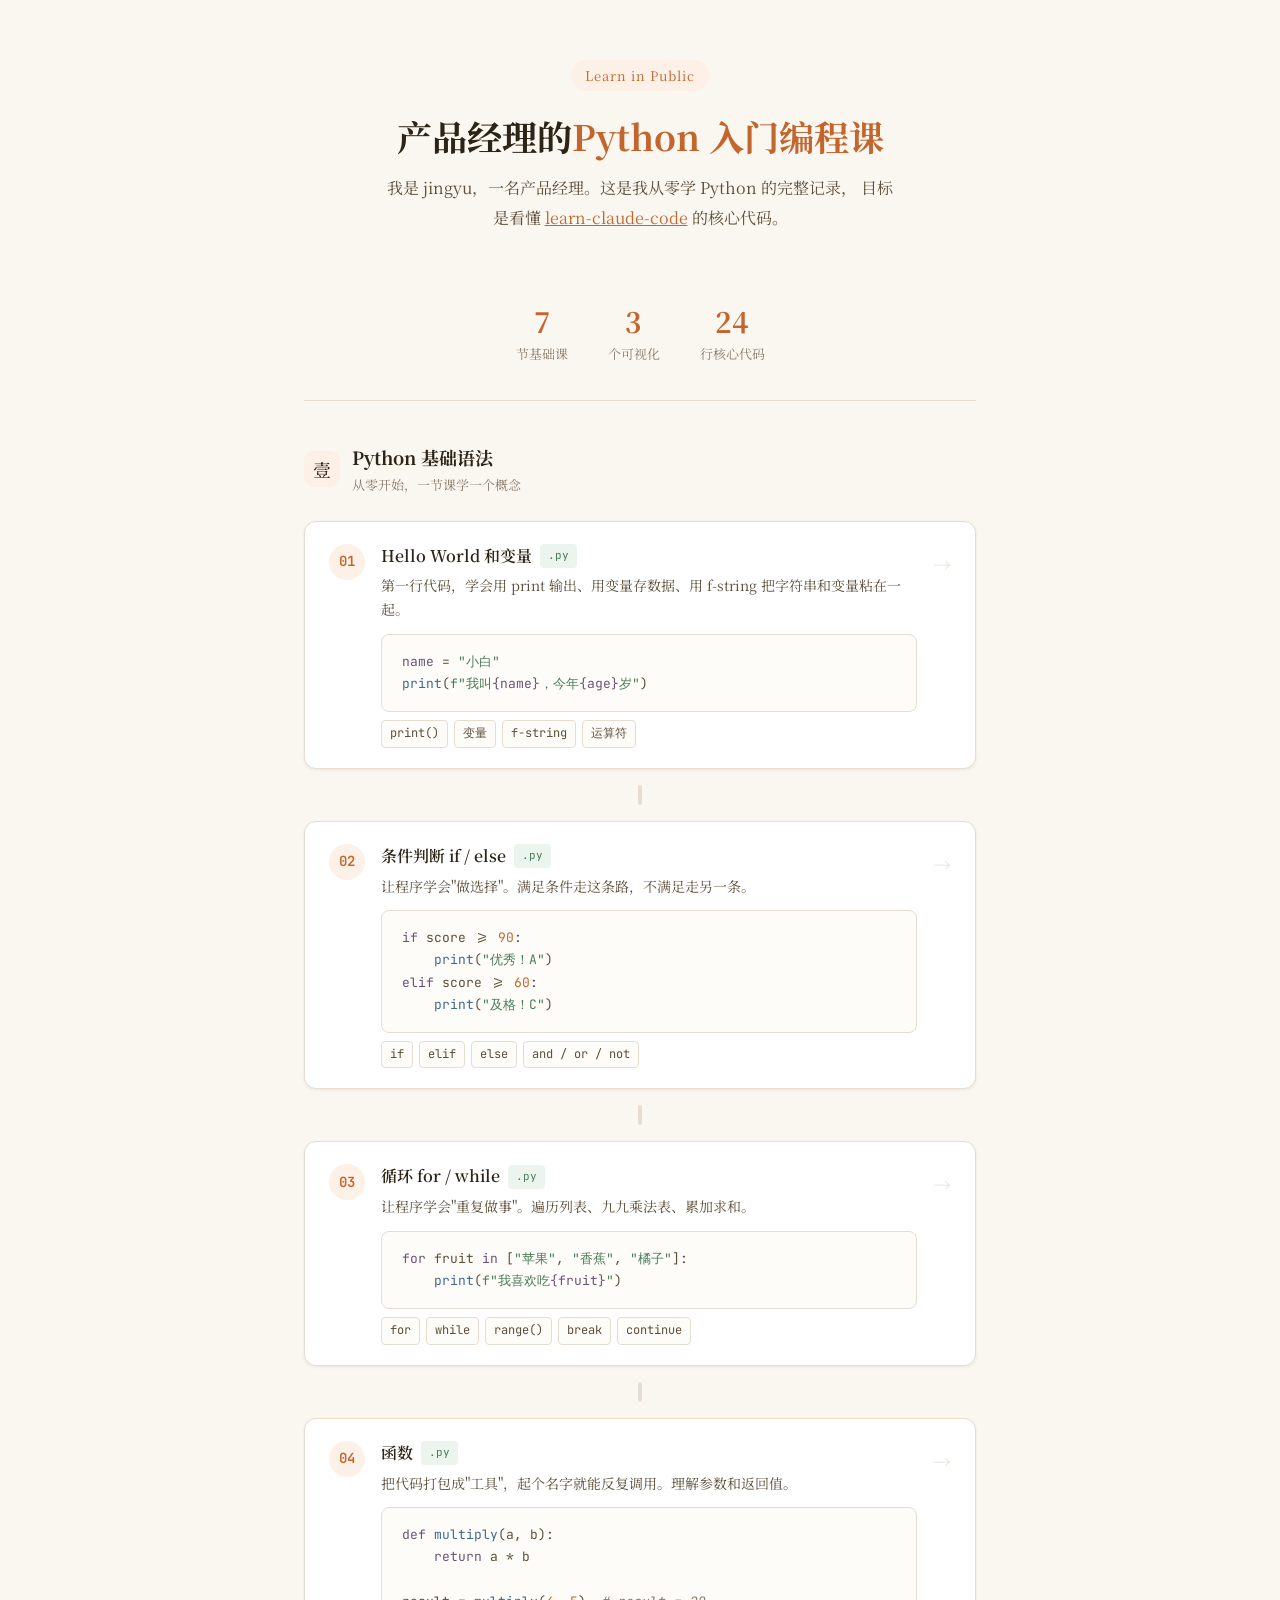
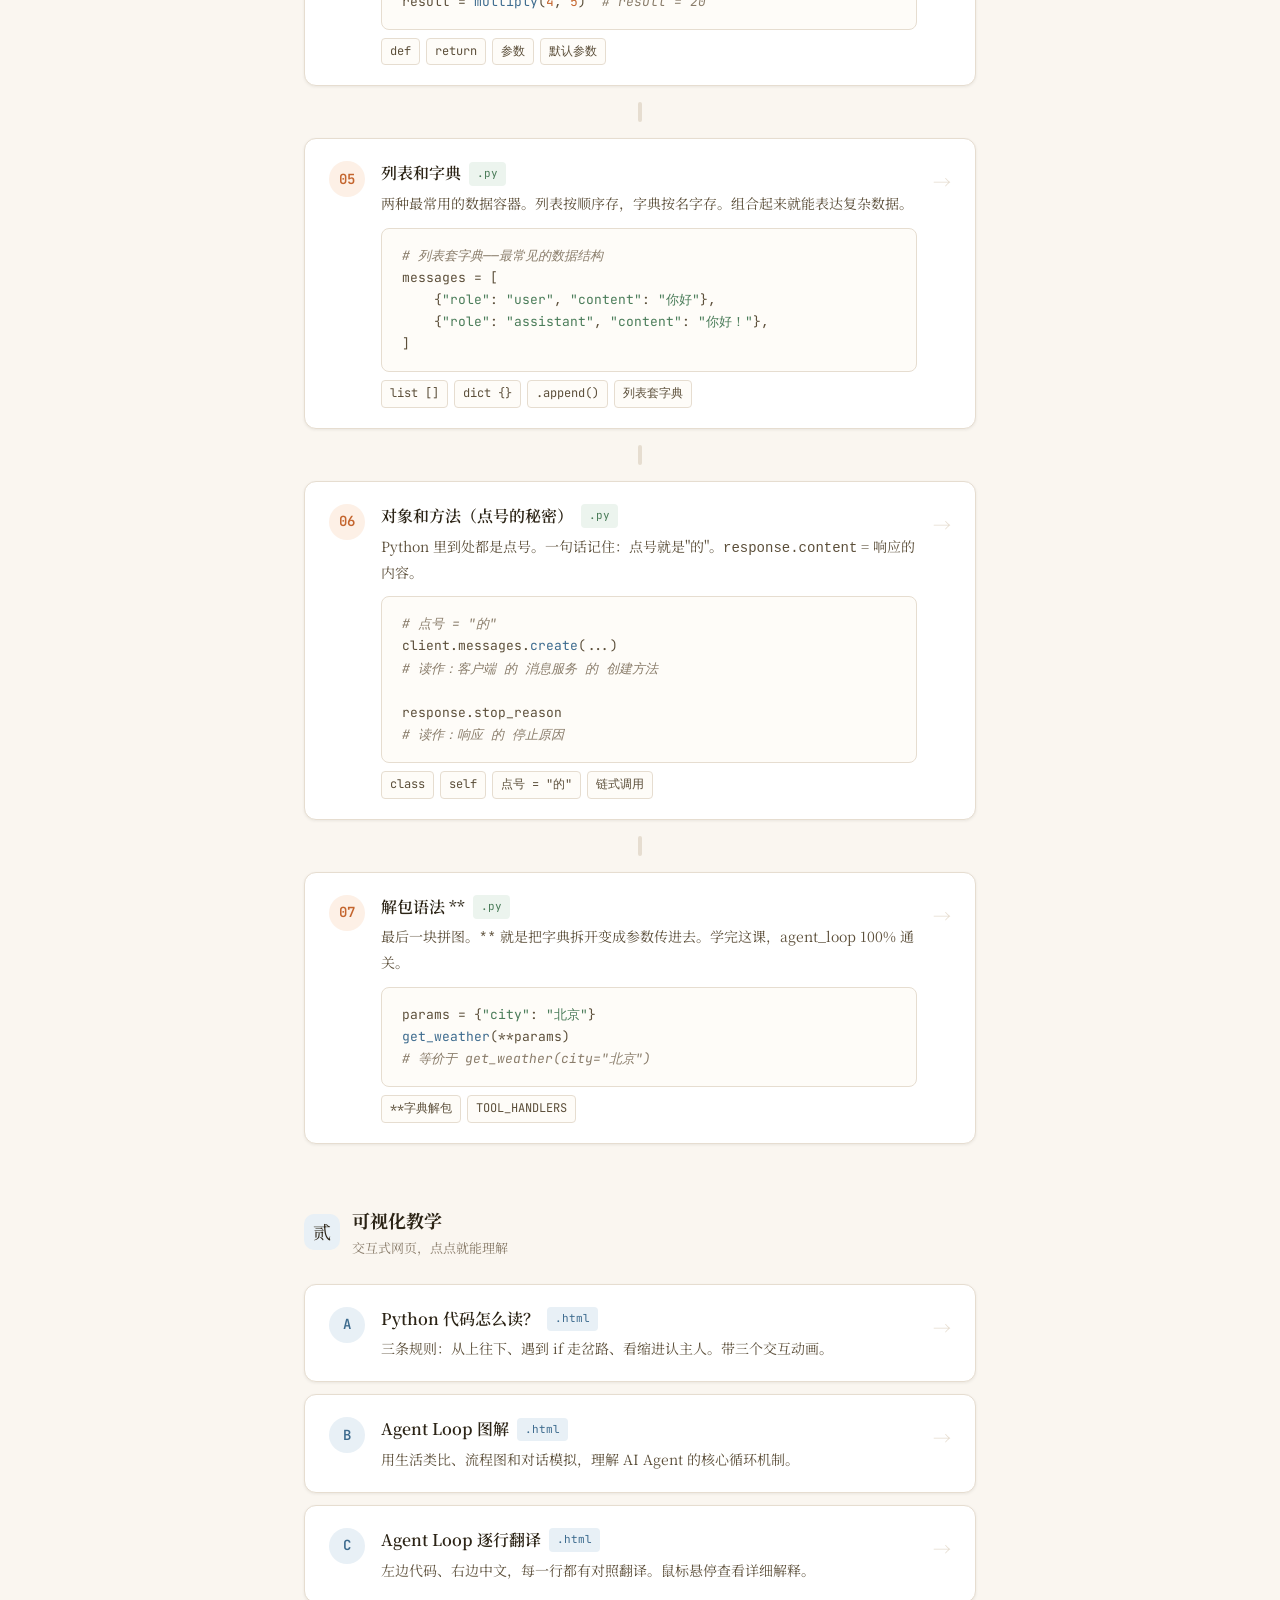
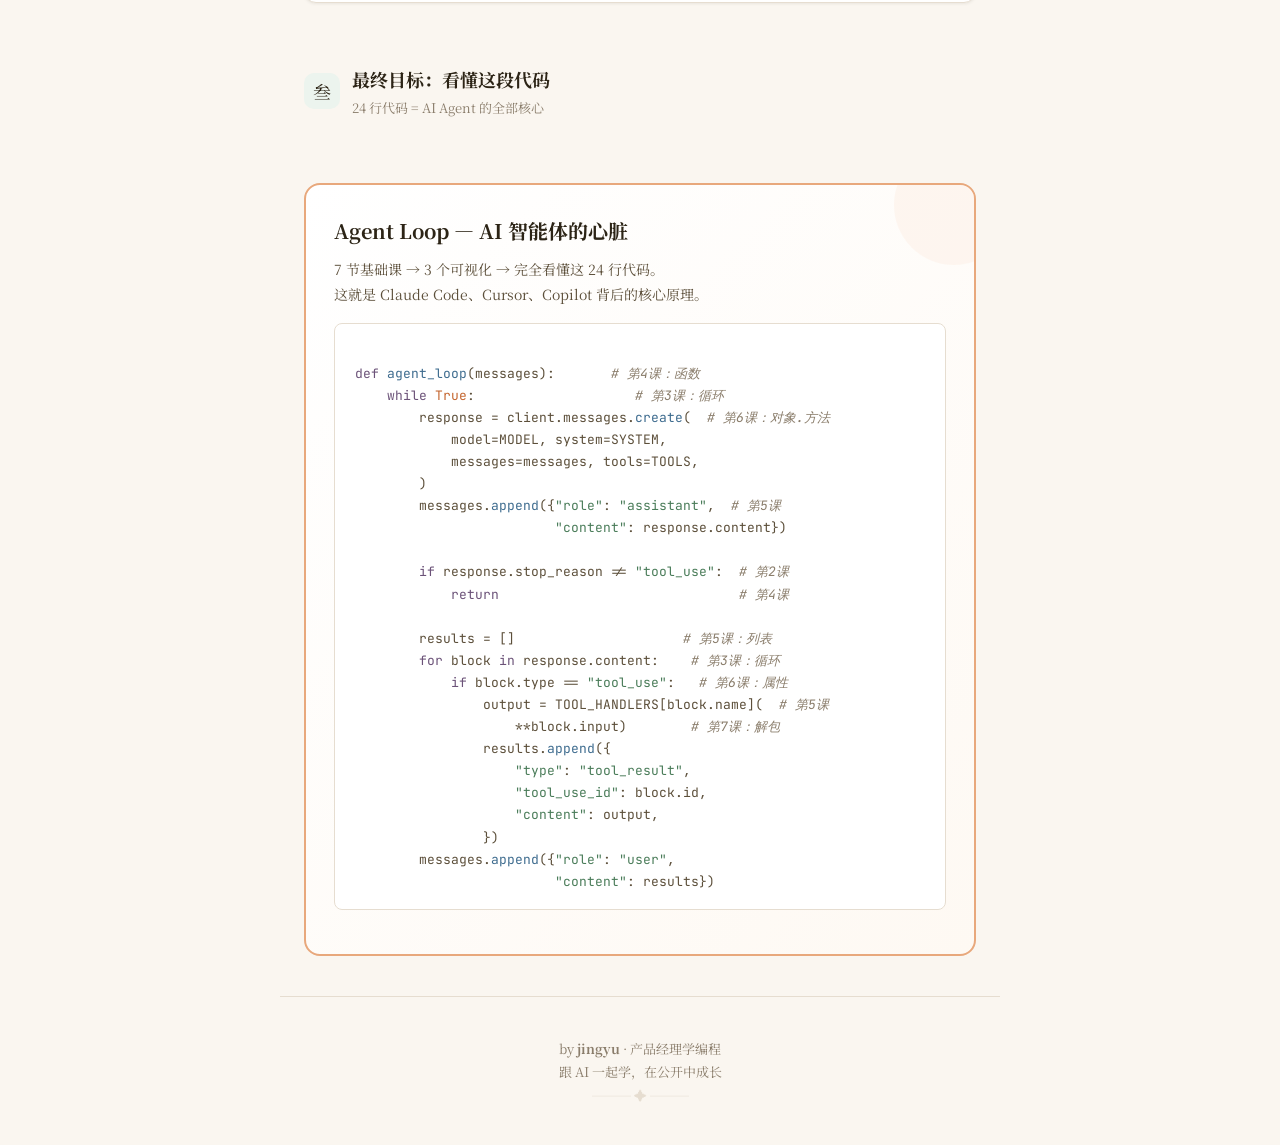
<file: index.html>
<!DOCTYPE html>
<html lang="zh-CN">
<head>
<meta charset="UTF-8">
<meta name="viewport" content="width=device-width, initial-scale=1.0">
<title>产品经理学编程 · Python 从零开始</title>
<style>
  @import url('https://fonts.googleapis.com/css2?family=Noto+Serif+SC:wght@400;600;700&family=JetBrains+Mono:wght@400;500&display=swap');

  :root {
    --paper: #faf6f0;
    --paper-dark: #f0e9de;
    --paper-darker: #e6ddd0;
    --ink: #2c2416;
    --ink-light: #5c4f3a;
    --ink-lighter: #8a7d6b;
    --accent: #c4652e;
    --accent-light: #e8a87c;
    --accent-bg: #fdf0e6;
    --green: #4a7c59;
    --green-bg: #ecf4ee;
    --blue: #3d6b8e;
    --blue-bg: #e8f0f6;
    --purple: #6b5278;
    --purple-bg: #f0eaf4;
    --code-bg: #fefcf8;
    --code-border: #e6ddd0;
    --shadow: 0 1px 3px rgba(44, 36, 22, 0.08);
    --shadow-hover: 0 4px 12px rgba(44, 36, 22, 0.12);
  }

  * { margin: 0; padding: 0; box-sizing: border-box; }

  body {
    font-family: "Noto Serif SC", "PingFang SC", "Songti SC", Georgia, serif;
    background: var(--paper);
    color: var(--ink);
    line-height: 1.8;
    -webkit-font-smoothing: antialiased;
  }

  /* === Header === */
  .hero {
    max-width: 720px;
    margin: 0 auto;
    padding: 60px 24px 40px;
    text-align: center;
  }
  .hero-badge {
    display: inline-block;
    background: var(--accent-bg);
    color: var(--accent);
    font-size: 13px;
    padding: 4px 14px;
    border-radius: 20px;
    margin-bottom: 20px;
    letter-spacing: 1px;
  }
  .hero h1 {
    font-size: 2.2em;
    font-weight: 700;
    line-height: 1.4;
    margin-bottom: 12px;
    color: var(--ink);
  }
  .hero h1 em {
    font-style: normal;
    color: var(--accent);
  }
  .hero-desc {
    font-size: 16px;
    color: var(--ink-light);
    max-width: 520px;
    margin: 0 auto;
    line-height: 1.9;
  }

  /* === Divider === */
  .divider {
    max-width: 720px;
    margin: 0 auto;
    padding: 0 24px;
  }
  .divider-line {
    border: none;
    border-top: 1px solid var(--paper-darker);
    position: relative;
  }
  .divider-line::after {
    content: "§";
    position: absolute;
    top: -12px;
    left: 50%;
    transform: translateX(-50%);
    background: var(--paper);
    padding: 0 12px;
    color: var(--paper-darker);
    font-size: 16px;
  }

  /* === Stats === */
  .stats {
    display: flex;
    justify-content: center;
    gap: 40px;
    padding: 32px 24px;
    max-width: 720px;
    margin: 0 auto;
  }
  .stat {
    text-align: center;
  }
  .stat-num {
    font-size: 28px;
    font-weight: 700;
    color: var(--accent);
    display: block;
    line-height: 1.2;
  }
  .stat-label {
    font-size: 13px;
    color: var(--ink-lighter);
  }

  /* === Course Section === */
  .section {
    max-width: 720px;
    margin: 0 auto;
    padding: 40px 24px 20px;
  }
  .section-header {
    display: flex;
    align-items: center;
    gap: 12px;
    margin-bottom: 24px;
  }
  .section-icon {
    width: 36px;
    height: 36px;
    border-radius: 10px;
    display: flex;
    align-items: center;
    justify-content: center;
    font-size: 18px;
    flex-shrink: 0;
  }
  .icon-orange { background: var(--accent-bg); }
  .icon-green { background: var(--green-bg); }
  .icon-blue { background: var(--blue-bg); }
  .icon-purple { background: var(--purple-bg); }
  .section-title {
    font-size: 18px;
    font-weight: 700;
  }
  .section-subtitle {
    font-size: 13px;
    color: var(--ink-lighter);
  }

  /* === Lesson Card === */
  .lesson-list {
    display: flex;
    flex-direction: column;
    gap: 12px;
  }

  .lesson-card {
    background: white;
    border: 1px solid var(--paper-darker);
    border-radius: 12px;
    padding: 20px 24px;
    display: flex;
    align-items: flex-start;
    gap: 16px;
    transition: all 0.2s;
    cursor: default;
    box-shadow: var(--shadow);
  }
  .lesson-card:hover {
    box-shadow: var(--shadow-hover);
    border-color: var(--accent-light);
  }
  .lesson-card.clickable {
    cursor: pointer;
    text-decoration: none;
    color: inherit;
  }

  .lesson-num {
    width: 36px;
    height: 36px;
    border-radius: 50%;
    display: flex;
    align-items: center;
    justify-content: center;
    font-family: "JetBrains Mono", monospace;
    font-size: 14px;
    font-weight: 600;
    flex-shrink: 0;
    margin-top: 2px;
  }
  .num-orange { background: var(--accent-bg); color: var(--accent); }
  .num-green { background: var(--green-bg); color: var(--green); }
  .num-blue { background: var(--blue-bg); color: var(--blue); }
  .num-purple { background: var(--purple-bg); color: var(--purple); }

  .lesson-body { flex: 1; min-width: 0; }
  .lesson-title-row {
    display: flex;
    align-items: center;
    gap: 8px;
    margin-bottom: 4px;
  }
  .lesson-name {
    font-size: 16px;
    font-weight: 600;
    color: var(--ink);
  }
  .lesson-tag {
    font-size: 11px;
    padding: 2px 8px;
    border-radius: 4px;
    font-family: "JetBrains Mono", monospace;
  }
  .tag-py {
    background: var(--green-bg);
    color: var(--green);
  }
  .tag-html {
    background: var(--blue-bg);
    color: var(--blue);
  }
  .lesson-desc {
    font-size: 14px;
    color: var(--ink-light);
    line-height: 1.7;
  }
  .lesson-keywords {
    margin-top: 8px;
    display: flex;
    gap: 6px;
    flex-wrap: wrap;
  }
  .keyword {
    font-family: "JetBrains Mono", monospace;
    font-size: 12px;
    background: var(--code-bg);
    border: 1px solid var(--code-border);
    padding: 2px 8px;
    border-radius: 4px;
    color: var(--ink-light);
  }

  .lesson-arrow {
    color: var(--paper-darker);
    font-size: 18px;
    margin-top: 6px;
    transition: color 0.2s;
  }
  .lesson-card:hover .lesson-arrow {
    color: var(--accent);
  }

  /* === Code Preview === */
  .code-preview {
    background: var(--code-bg);
    border: 1px solid var(--code-border);
    border-radius: 8px;
    padding: 16px 20px;
    margin-top: 12px;
    font-family: "JetBrains Mono", monospace;
    font-size: 13px;
    line-height: 1.7;
    color: var(--ink-light);
    overflow-x: auto;
    white-space: pre;
  }
  .code-preview .ck { color: var(--purple); }
  .code-preview .cf { color: var(--blue); }
  .code-preview .cs { color: var(--green); }
  .code-preview .cn { color: var(--accent); }
  .code-preview .cm { color: var(--ink-lighter); font-style: italic; }

  /* === Progress Path === */
  .path-connector {
    display: flex;
    justify-content: center;
    padding: 4px 0;
  }
  .path-dot {
    width: 4px;
    height: 20px;
    background: var(--paper-darker);
    border-radius: 2px;
  }

  /* === Agent Loop Section === */
  .agent-section {
    max-width: 720px;
    margin: 0 auto;
    padding: 20px 24px 40px;
  }
  .agent-card {
    background: linear-gradient(135deg, white, #fef9f3);
    border: 2px solid var(--accent-light);
    border-radius: 16px;
    padding: 28px;
    position: relative;
    overflow: hidden;
  }
  .agent-card::before {
    content: "";
    position: absolute;
    top: -40px;
    right: -40px;
    width: 120px;
    height: 120px;
    background: var(--accent-bg);
    border-radius: 50%;
    opacity: 0.5;
  }
  .agent-card-title {
    font-size: 20px;
    font-weight: 700;
    margin-bottom: 8px;
    position: relative;
  }
  .agent-card-desc {
    font-size: 14px;
    color: var(--ink-light);
    margin-bottom: 16px;
    position: relative;
  }
  .agent-links {
    display: flex;
    gap: 10px;
    flex-wrap: wrap;
    position: relative;
  }
  .agent-link {
    display: inline-flex;
    align-items: center;
    gap: 6px;
    background: white;
    border: 1px solid var(--paper-darker);
    padding: 8px 16px;
    border-radius: 8px;
    font-size: 14px;
    color: var(--ink);
    text-decoration: none;
    transition: all 0.2s;
    box-shadow: var(--shadow);
  }
  .agent-link:hover {
    border-color: var(--accent);
    box-shadow: var(--shadow-hover);
  }

  /* === Footer === */
  .footer {
    max-width: 720px;
    margin: 0 auto;
    padding: 40px 24px;
    text-align: center;
    border-top: 1px solid var(--paper-darker);
  }
  .footer p {
    font-size: 13px;
    color: var(--ink-lighter);
    line-height: 1.8;
  }
  .footer a {
    color: var(--accent);
    text-decoration: none;
  }

  /* === Mobile === */
  @media (max-width: 600px) {
    .hero h1 { font-size: 1.6em; }
    .stats { gap: 24px; }
    .lesson-card { padding: 16px; }
    .lesson-keywords { display: none; }
  }
</style>
</head>
<body>

<!-- Hero -->
<div class="hero">
  <div class="hero-badge">Learn in Public</div>
  <h1>产品经理的<em>Python 入门编程课</em></h1>
  <p class="hero-desc">
    我是 jingyu，一名产品经理。这是我从零学 Python 的完整记录，
    目标是看懂 <a href="https://github.com/anthropics/claude-code" style="color: var(--accent); text-decoration: underline;">learn-claude-code</a> 的核心代码。
  </p>
</div>

<!-- Stats -->
<div class="stats">
  <div class="stat">
    <span class="stat-num">7</span>
    <span class="stat-label">节基础课</span>
  </div>
  <div class="stat">
    <span class="stat-num">3</span>
    <span class="stat-label">个可视化</span>
  </div>
  <div class="stat">
    <span class="stat-num">24</span>
    <span class="stat-label">行核心代码</span>
  </div>
</div>

<div class="divider"><hr class="divider-line"></div>

<!-- Part 1: Python 基础 -->
<div class="section">
  <div class="section-header">
    <div class="section-icon icon-orange">壹</div>
    <div>
      <div class="section-title">Python 基础语法</div>
      <div class="section-subtitle">从零开始，一节课学一个概念</div>
    </div>
  </div>

  <div class="lesson-list">

    <!-- Lesson 1 -->
    <a class="lesson-card clickable" href="python-basics/lesson-01.html">
      <div class="lesson-num num-orange">01</div>
      <div class="lesson-body">
        <div class="lesson-title-row">
          <span class="lesson-name">Hello World 和变量</span>
          <span class="lesson-tag tag-py">.py</span>
        </div>
        <div class="lesson-desc">第一行代码，学会用 print 输出、用变量存数据、用 f-string 把字符串和变量粘在一起。</div>
        <div class="code-preview"><span class="ck">name</span> = <span class="cs">"小白"</span>
<span class="cf">print</span>(<span class="cs">f"我叫</span><span class="ck">{name}</span><span class="cs">，今年</span><span class="ck">{age}</span><span class="cs">岁"</span>)</div>
        <div class="lesson-keywords">
          <span class="keyword">print()</span>
          <span class="keyword">变量</span>
          <span class="keyword">f-string</span>
          <span class="keyword">运算符</span>
        </div>
      </div>
      <div class="lesson-arrow">→</div>
    </a>

    <div class="path-connector"><div class="path-dot"></div></div>

    <!-- Lesson 2 -->
    <a class="lesson-card clickable" href="python-basics/lesson-02.html">
      <div class="lesson-num num-orange">02</div>
      <div class="lesson-body">
        <div class="lesson-title-row">
          <span class="lesson-name">条件判断 if / else</span>
          <span class="lesson-tag tag-py">.py</span>
        </div>
        <div class="lesson-desc">让程序学会"做选择"。满足条件走这条路，不满足走另一条。</div>
        <div class="code-preview"><span class="ck">if</span> score >= <span class="cn">90</span>:
    <span class="cf">print</span>(<span class="cs">"优秀！A"</span>)
<span class="ck">elif</span> score >= <span class="cn">60</span>:
    <span class="cf">print</span>(<span class="cs">"及格！C"</span>)</div>
        <div class="lesson-keywords">
          <span class="keyword">if</span>
          <span class="keyword">elif</span>
          <span class="keyword">else</span>
          <span class="keyword">and / or / not</span>
        </div>
      </div>
      <div class="lesson-arrow">→</div>
    </a>

    <div class="path-connector"><div class="path-dot"></div></div>

    <!-- Lesson 3 -->
    <a class="lesson-card clickable" href="python-basics/lesson-03.html">
      <div class="lesson-num num-orange">03</div>
      <div class="lesson-body">
        <div class="lesson-title-row">
          <span class="lesson-name">循环 for / while</span>
          <span class="lesson-tag tag-py">.py</span>
        </div>
        <div class="lesson-desc">让程序学会"重复做事"。遍历列表、九九乘法表、累加求和。</div>
        <div class="code-preview"><span class="ck">for</span> fruit <span class="ck">in</span> [<span class="cs">"苹果"</span>, <span class="cs">"香蕉"</span>, <span class="cs">"橘子"</span>]:
    <span class="cf">print</span>(<span class="cs">f"我喜欢吃</span><span class="ck">{fruit}</span><span class="cs">"</span>)</div>
        <div class="lesson-keywords">
          <span class="keyword">for</span>
          <span class="keyword">while</span>
          <span class="keyword">range()</span>
          <span class="keyword">break</span>
          <span class="keyword">continue</span>
        </div>
      </div>
      <div class="lesson-arrow">→</div>
    </a>

    <div class="path-connector"><div class="path-dot"></div></div>

    <!-- Lesson 4 -->
    <a class="lesson-card clickable" href="python-basics/lesson-04.html">
      <div class="lesson-num num-orange">04</div>
      <div class="lesson-body">
        <div class="lesson-title-row">
          <span class="lesson-name">函数</span>
          <span class="lesson-tag tag-py">.py</span>
        </div>
        <div class="lesson-desc">把代码打包成"工具"，起个名字就能反复调用。理解参数和返回值。</div>
        <div class="code-preview"><span class="ck">def</span> <span class="cf">multiply</span>(a, b):
    <span class="ck">return</span> a * b

result = <span class="cf">multiply</span>(<span class="cn">4</span>, <span class="cn">5</span>)  <span class="cm"># result = 20</span></div>
        <div class="lesson-keywords">
          <span class="keyword">def</span>
          <span class="keyword">return</span>
          <span class="keyword">参数</span>
          <span class="keyword">默认参数</span>
        </div>
      </div>
      <div class="lesson-arrow">→</div>
    </a>

    <div class="path-connector"><div class="path-dot"></div></div>

    <!-- Lesson 5 -->
    <a class="lesson-card clickable" href="python-basics/lesson-05.html">
      <div class="lesson-num num-orange">05</div>
      <div class="lesson-body">
        <div class="lesson-title-row">
          <span class="lesson-name">列表和字典</span>
          <span class="lesson-tag tag-py">.py</span>
        </div>
        <div class="lesson-desc">两种最常用的数据容器。列表按顺序存，字典按名字存。组合起来就能表达复杂数据。</div>
        <div class="code-preview"><span class="cm"># 列表套字典——最常见的数据结构</span>
messages = [
    {<span class="cs">"role"</span>: <span class="cs">"user"</span>, <span class="cs">"content"</span>: <span class="cs">"你好"</span>},
    {<span class="cs">"role"</span>: <span class="cs">"assistant"</span>, <span class="cs">"content"</span>: <span class="cs">"你好！"</span>},
]</div>
        <div class="lesson-keywords">
          <span class="keyword">list []</span>
          <span class="keyword">dict {}</span>
          <span class="keyword">.append()</span>
          <span class="keyword">列表套字典</span>
        </div>
      </div>
      <div class="lesson-arrow">→</div>
    </a>

    <div class="path-connector"><div class="path-dot"></div></div>

    <!-- Lesson 6 -->
    <a class="lesson-card clickable" href="python-basics/lesson-06.html">
      <div class="lesson-num num-orange">06</div>
      <div class="lesson-body">
        <div class="lesson-title-row">
          <span class="lesson-name">对象和方法（点号的秘密）</span>
          <span class="lesson-tag tag-py">.py</span>
        </div>
        <div class="lesson-desc">Python 里到处都是点号。一句话记住：点号就是"的"。<code>response.content</code> = 响应的内容。</div>
        <div class="code-preview"><span class="cm"># 点号 = "的"</span>
client.messages.<span class="cf">create</span>(...)
<span class="cm"># 读作：客户端 的 消息服务 的 创建方法</span>

response.stop_reason
<span class="cm"># 读作：响应 的 停止原因</span></div>
        <div class="lesson-keywords">
          <span class="keyword">class</span>
          <span class="keyword">self</span>
          <span class="keyword">点号 = "的"</span>
          <span class="keyword">链式调用</span>
        </div>
      </div>
      <div class="lesson-arrow">→</div>
    </a>

    <div class="path-connector"><div class="path-dot"></div></div>

    <!-- Lesson 7 -->
    <a class="lesson-card clickable" href="python-basics/lesson-07.html">
      <div class="lesson-num num-orange">07</div>
      <div class="lesson-body">
        <div class="lesson-title-row">
          <span class="lesson-name">解包语法 **</span>
          <span class="lesson-tag tag-py">.py</span>
        </div>
        <div class="lesson-desc">最后一块拼图。<code>**</code> 就是把字典拆开变成参数传进去。学完这课，agent_loop 100% 通关。</div>
        <div class="code-preview">params = {<span class="cs">"city"</span>: <span class="cs">"北京"</span>}
<span class="cf">get_weather</span>(**params)
<span class="cm"># 等价于 get_weather(city="北京")</span></div>
        <div class="lesson-keywords">
          <span class="keyword">**字典解包</span>
          <span class="keyword">TOOL_HANDLERS</span>
        </div>
      </div>
      <div class="lesson-arrow">→</div>
    </a>

  </div>
</div>

<!-- Part 2: 可视化教学 -->
<div class="section">
  <div class="section-header">
    <div class="section-icon icon-blue">贰</div>
    <div>
      <div class="section-title">可视化教学</div>
      <div class="section-subtitle">交互式网页，点点就能理解</div>
    </div>
  </div>

  <div class="lesson-list">
    <a class="lesson-card clickable" href="python-basics/how-to-read-code.html">
      <div class="lesson-num num-blue">A</div>
      <div class="lesson-body">
        <div class="lesson-title-row">
          <span class="lesson-name">Python 代码怎么读？</span>
          <span class="lesson-tag tag-html">.html</span>
        </div>
        <div class="lesson-desc">三条规则：从上往下、遇到 if 走岔路、看缩进认主人。带三个交互动画。</div>
      </div>
      <div class="lesson-arrow">→</div>
    </a>

    <a class="lesson-card clickable" href="python-basics/agent-loop-explained.html">
      <div class="lesson-num num-blue">B</div>
      <div class="lesson-body">
        <div class="lesson-title-row">
          <span class="lesson-name">Agent Loop 图解</span>
          <span class="lesson-tag tag-html">.html</span>
        </div>
        <div class="lesson-desc">用生活类比、流程图和对话模拟，理解 AI Agent 的核心循环机制。</div>
      </div>
      <div class="lesson-arrow">→</div>
    </a>

    <a class="lesson-card clickable" href="python-basics/agent-loop-line-by-line.html">
      <div class="lesson-num num-blue">C</div>
      <div class="lesson-body">
        <div class="lesson-title-row">
          <span class="lesson-name">Agent Loop 逐行翻译</span>
          <span class="lesson-tag tag-html">.html</span>
        </div>
        <div class="lesson-desc">左边代码、右边中文，每一行都有对照翻译。鼠标悬停查看详细解释。</div>
      </div>
      <div class="lesson-arrow">→</div>
    </a>
  </div>
</div>

<!-- Part 3: 最终目标 -->
<div class="section">
  <div class="section-header">
    <div class="section-icon icon-green">叁</div>
    <div>
      <div class="section-title">最终目标：看懂这段代码</div>
      <div class="section-subtitle">24 行代码 = AI Agent 的全部核心</div>
    </div>
  </div>
</div>

<div class="agent-section">
  <div class="agent-card">
    <div class="agent-card-title">Agent Loop — AI 智能体的心脏</div>
    <div class="agent-card-desc">
      7 节基础课 → 3 个可视化 → 完全看懂这 24 行代码。<br>
      这就是 Claude Code、Cursor、Copilot 背后的核心原理。
    </div>
    <div class="code-preview" style="background:white; margin-bottom:16px;">
<span class="ck">def</span> <span class="cf">agent_loop</span>(messages):       <span class="cm"># 第4课：函数</span>
    <span class="ck">while</span> <span class="cn">True</span>:                    <span class="cm"># 第3课：循环</span>
        response = client.messages.<span class="cf">create</span>(  <span class="cm"># 第6课：对象.方法</span>
            model=MODEL, system=SYSTEM,
            messages=messages, tools=TOOLS,
        )
        messages.<span class="cf">append</span>({<span class="cs">"role"</span>: <span class="cs">"assistant"</span>,  <span class="cm"># 第5课</span>
                         <span class="cs">"content"</span>: response.content})

        <span class="ck">if</span> response.stop_reason != <span class="cs">"tool_use"</span>:  <span class="cm"># 第2课</span>
            <span class="ck">return</span>                              <span class="cm"># 第4课</span>

        results = []                     <span class="cm"># 第5课：列表</span>
        <span class="ck">for</span> block <span class="ck">in</span> response.content:    <span class="cm"># 第3课：循环</span>
            <span class="ck">if</span> block.type == <span class="cs">"tool_use"</span>:   <span class="cm"># 第6课：属性</span>
                output = TOOL_HANDLERS[block.name](  <span class="cm"># 第5课</span>
                    **block.input)        <span class="cm"># 第7课：解包</span>
                results.<span class="cf">append</span>({
                    <span class="cs">"type"</span>: <span class="cs">"tool_result"</span>,
                    <span class="cs">"tool_use_id"</span>: block.id,
                    <span class="cs">"content"</span>: output,
                })
        messages.<span class="cf">append</span>({<span class="cs">"role"</span>: <span class="cs">"user"</span>,
                         <span class="cs">"content"</span>: results})</div>
  </div>
</div>

<!-- Footer -->
<div class="footer">
  <p>
    by <strong>jingyu</strong> · 产品经理学编程<br>
    跟 AI 一起学，在公开中成长<br>
    <span style="color:var(--paper-darker);">─── ✦ ───</span>
  </p>
</div>

</body>
</html>
</file>
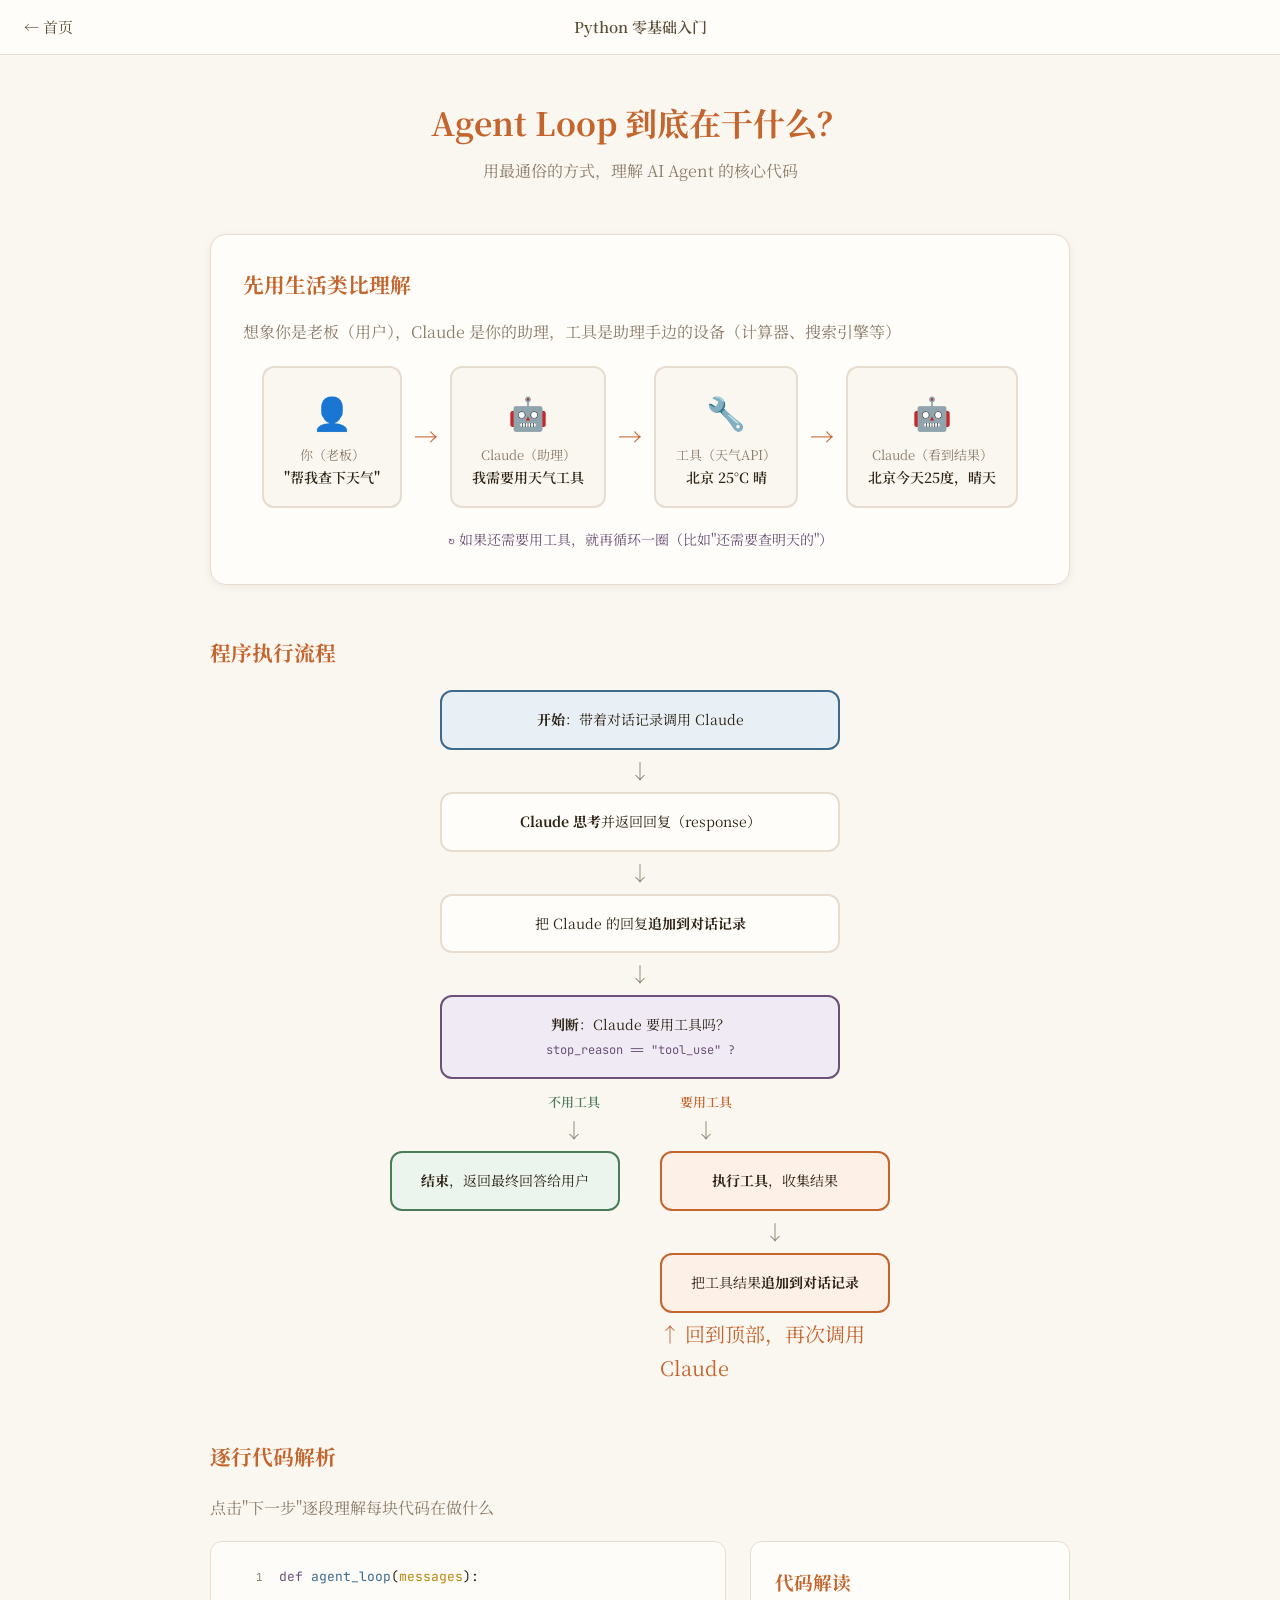
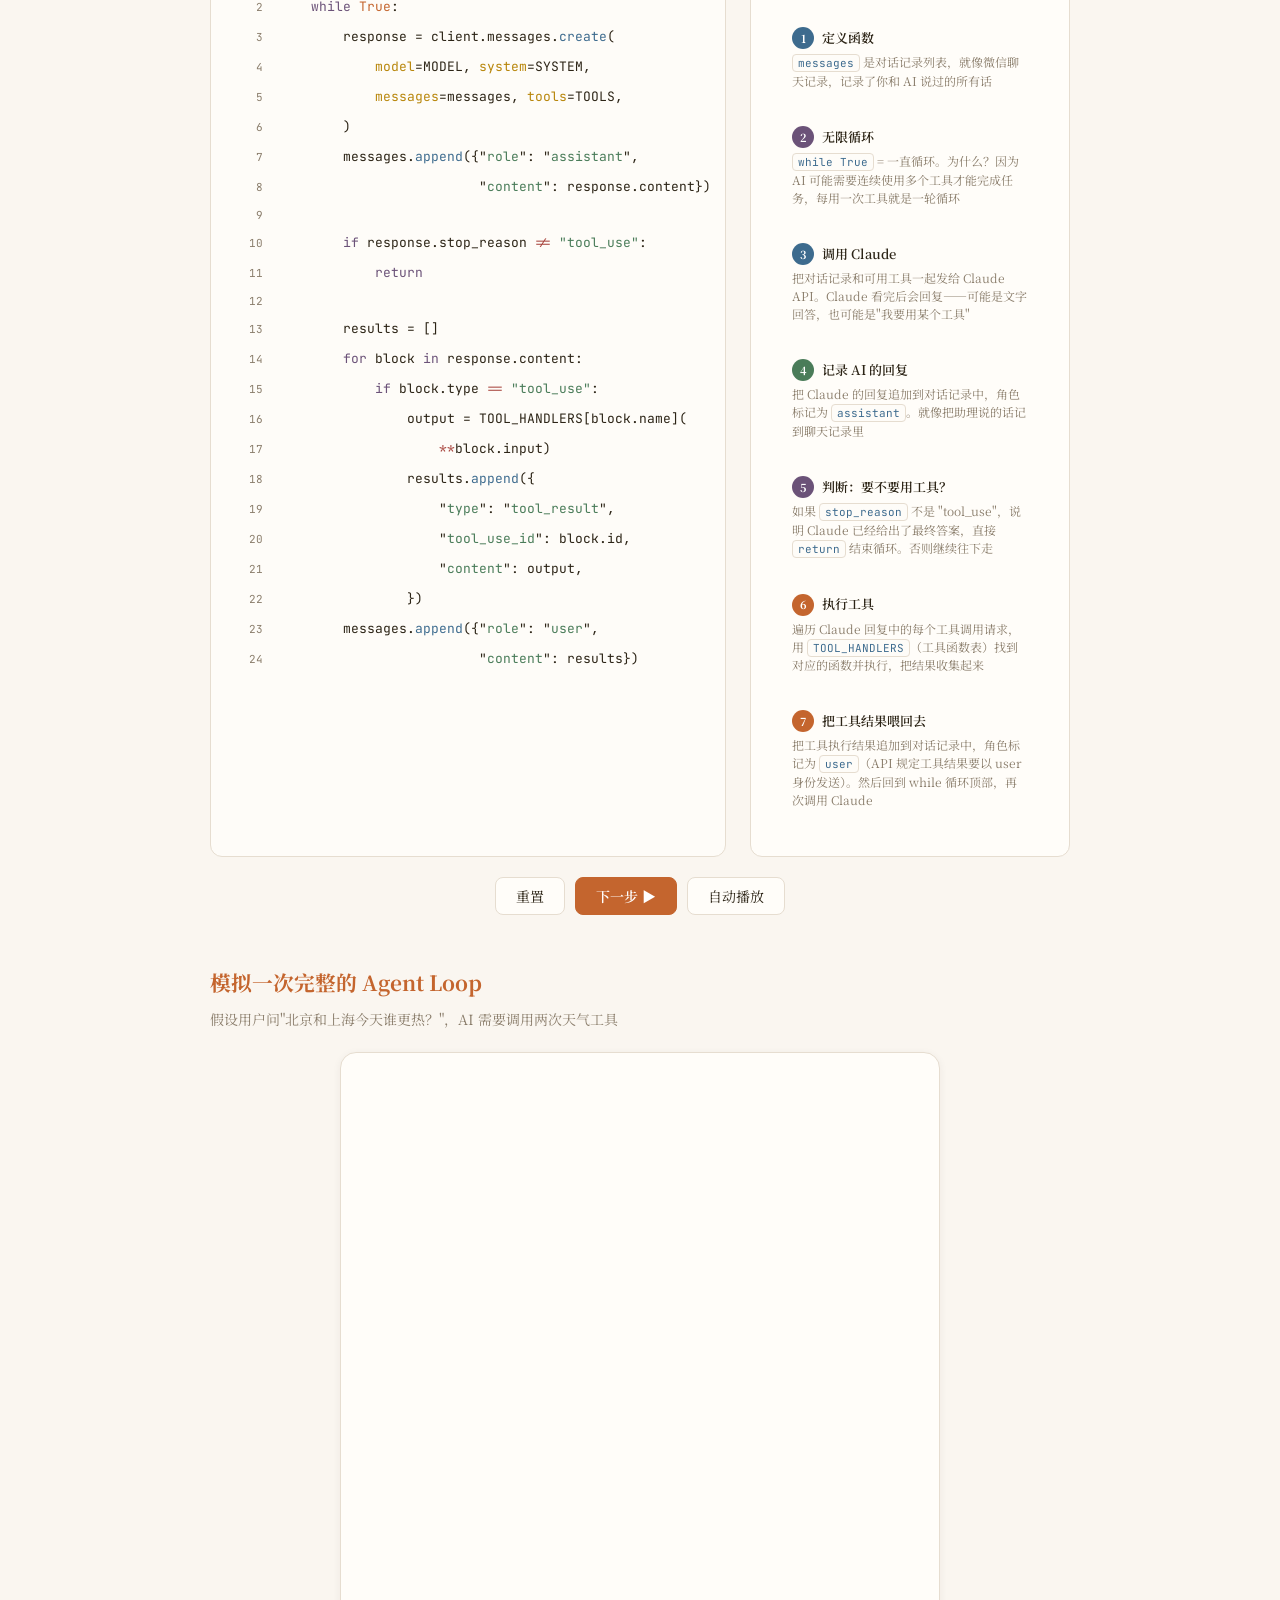
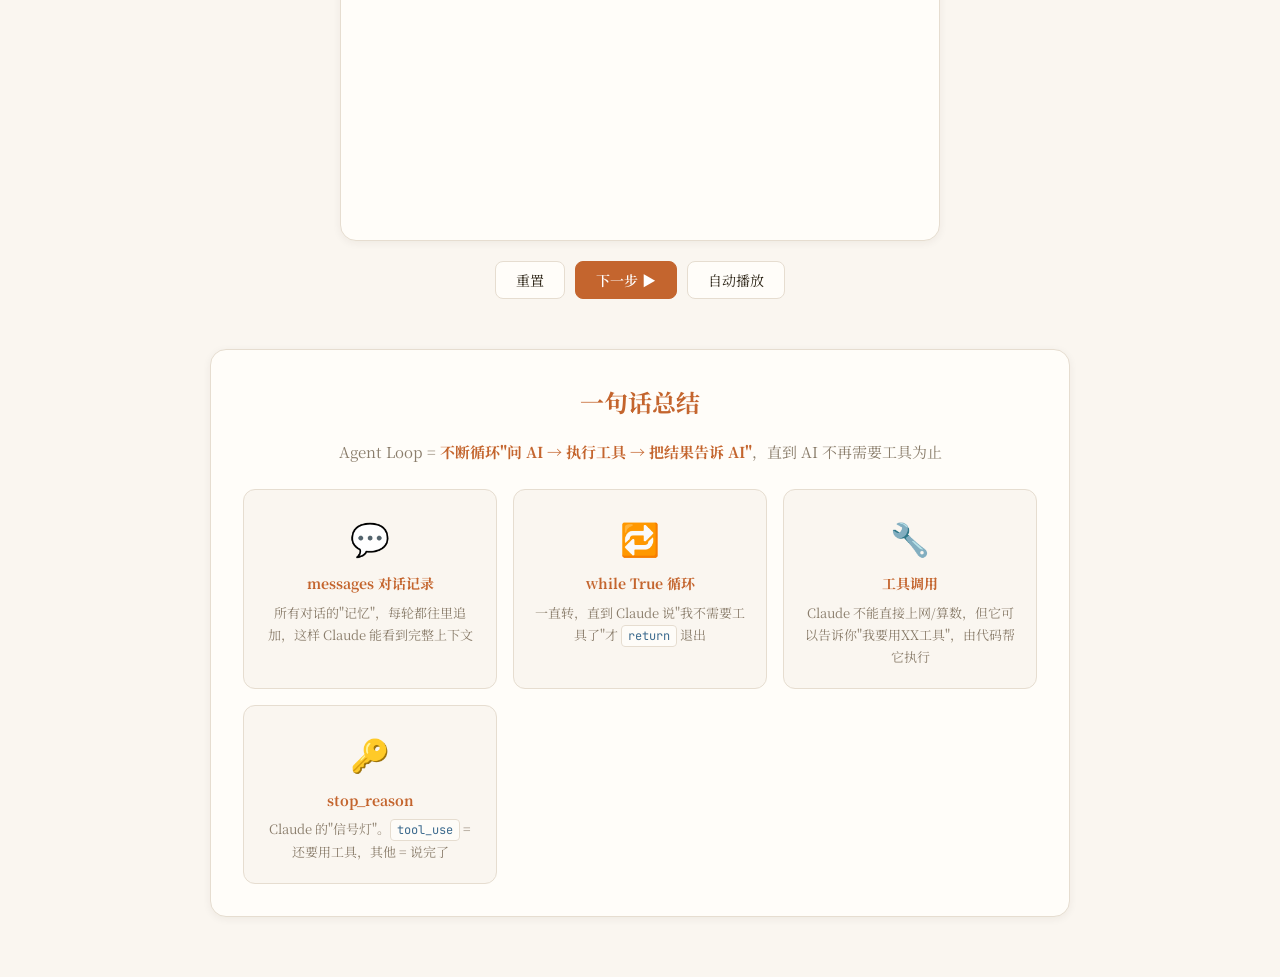
<file: python-basics/agent-loop-explained.html>
<!DOCTYPE html>
<html lang="zh-CN">
<head>
<meta charset="UTF-8">
<meta name="viewport" content="width=device-width, initial-scale=1.0">
<title>Agent Loop 代码解析</title>
<link rel="icon" href="data:image/svg+xml,<svg xmlns=%22http://www.w3.org/2000/svg%22 viewBox=%220 0 100 100%22><text y=%22.9em%22 font-size=%2290%22>🤖</text></svg>">
<style>
  @import url('https://fonts.googleapis.com/css2?family=Noto+Serif+SC:wght@400;600;700&family=JetBrains+Mono:wght@400;500&display=swap');

  :root {
    --paper: #faf6f0;
    --paper-dark: #f0e9de;
    --paper-darker: #e6ddd0;
    --card: #fffdf9;
    --ink: #2c2416;
    --ink-light: #5c4f3a;
    --ink-lighter: #8a7d6b;
    --accent: #c4652e;
    --accent-light: #e8a87c;
    --accent-bg: #fdf0e6;
    --green: #4a7c59;
    --green-bg: #ecf4ee;
    --blue: #3d6b8e;
    --blue-bg: #e8f0f6;
    --purple: #6b5278;
    --purple-bg: #f0eaf4;
    --red: #a8453e;
    --red-bg: #fceae8;
    --code-bg: #fefcf8;
    --code-border: #e6ddd0;
  }

  * { margin: 0; padding: 0; box-sizing: border-box; }

  body {
    font-family: "Noto Serif SC", -apple-system, "PingFang SC", serif;
    background: var(--paper);
    color: var(--ink);
    padding: 0;
    line-height: 1.7;
  }

  /* === Top Nav === */
  .top-nav {
    background: var(--card);
    border-bottom: 1px solid var(--paper-darker);
    padding: 14px 24px;
    display: flex;
    align-items: center;
    justify-content: center;
    position: sticky;
    top: 0;
    z-index: 100;
  }
  .top-nav a {
    text-decoration: none;
    color: var(--ink-light);
    transition: color 0.2s;
  }
  .top-nav a:hover { color: var(--accent); }
  .nav-back {
    position: absolute;
    left: 24px;
    font-size: 15px;
  }
  .nav-title {
    font-size: 15px;
    font-weight: 600;
    color: var(--ink-light);
  }

  /* === Container === */
  .container {
    max-width: 900px;
    margin: 0 auto;
    padding: 40px 20px 60px;
  }

  h1 {
    text-align: center;
    font-size: 2em;
    margin-bottom: 8px;
    color: var(--accent);
    font-weight: 700;
  }
  .subtitle {
    text-align: center;
    color: var(--ink-lighter);
    margin-bottom: 50px;
  }

  /* === Analogy Section === */
  .analogy {
    background: var(--card);
    border: 1px solid var(--paper-darker);
    border-radius: 16px;
    padding: 32px;
    margin-bottom: 50px;
    box-shadow: 0 2px 8px rgba(44, 36, 22, 0.06);
  }
  .analogy h2 { color: var(--accent); margin-bottom: 16px; font-size: 1.3em; }
  .analogy .analogy-desc { color: var(--ink-lighter); margin-bottom: 16px; }
  .analogy-flow {
    display: flex;
    align-items: center;
    justify-content: center;
    gap: 12px;
    flex-wrap: wrap;
    margin: 20px 0;
  }
  .analogy-step {
    background: var(--paper);
    border: 2px solid var(--paper-darker);
    border-radius: 12px;
    padding: 16px 20px;
    text-align: center;
    min-width: 140px;
  }
  .analogy-step .emoji { font-size: 32px; margin-bottom: 6px; }
  .analogy-step .label { font-size: 13px; color: var(--ink-lighter); }
  .analogy-step .desc { font-size: 14px; color: var(--ink); font-weight: 600; }
  .analogy-arrow { color: var(--accent); font-size: 24px; }
  .analogy-loop-arrow {
    display: block;
    text-align: center;
    color: var(--purple);
    font-size: 14px;
    margin-top: 12px;
  }

  /* === Flow Diagram === */
  .flow-section { margin-bottom: 50px; }
  .flow-section h2 { color: var(--accent); margin-bottom: 20px; font-size: 1.3em; }

  .flowchart {
    display: flex;
    flex-direction: column;
    align-items: center;
    gap: 0;
  }
  .flow-node {
    border-radius: 12px;
    padding: 16px 28px;
    text-align: center;
    font-size: 14px;
    position: relative;
    cursor: pointer;
    transition: all 0.3s;
    max-width: 400px;
    width: 100%;
  }
  .flow-node:hover { transform: scale(1.03); }
  .flow-node.active { box-shadow: 0 0 12px rgba(61, 107, 142, 0.2); }

  .flow-start { background: var(--blue-bg); border: 2px solid var(--blue); }
  .flow-process { background: var(--card); border: 2px solid var(--paper-darker); }
  .flow-decision { background: var(--purple-bg); border: 2px solid var(--purple); border-radius: 12px; }
  .flow-end { background: var(--green-bg); border: 2px solid var(--green); }
  .flow-loop { background: var(--accent-bg); border: 2px solid var(--accent); }

  .flow-arrow {
    display: flex;
    flex-direction: column;
    align-items: center;
    color: var(--ink-lighter);
    font-size: 20px;
    padding: 4px 0;
  }
  .flow-arrow .arrow-label {
    font-size: 11px;
    color: var(--ink-lighter);
    margin-bottom: 2px;
  }

  .flow-branch {
    display: flex;
    align-items: flex-start;
    gap: 40px;
    width: 100%;
    max-width: 500px;
    justify-content: center;
  }
  .flow-branch-label {
    font-size: 12px;
    color: var(--ink-lighter);
    text-align: center;
    margin-bottom: 4px;
  }

  .flow-node code {
    font-family: "JetBrains Mono", monospace;
    font-size: 12px;
    color: var(--purple);
    background: var(--purple-bg);
    padding: 2px 6px;
    border-radius: 4px;
  }

  .flow-branch-yes { color: var(--green); font-size: 13px; font-weight: 600; }
  .flow-branch-no { color: var(--accent); font-size: 13px; font-weight: 600; }
  .flow-loop-back { color: var(--accent); }

  /* === Code walkthrough === */
  .walkthrough { margin-bottom: 50px; }
  .walkthrough h2 { color: var(--accent); margin-bottom: 20px; font-size: 1.3em; }
  .walkthrough .walk-desc { color: var(--ink-lighter); margin-bottom: 20px; }

  .code-container {
    display: flex;
    gap: 24px;
  }
  @media (max-width: 768px) { .code-container { flex-direction: column; } }

  .code-block {
    flex: 1;
    background: var(--code-bg);
    border-radius: 12px;
    padding: 20px;
    font-family: "JetBrains Mono", "Fira Code", monospace;
    font-size: 13px;
    line-height: 2;
    border: 1px solid var(--code-border);
    overflow-x: auto;
  }
  .code-line {
    display: flex;
    align-items: center;
    padding: 2px 8px;
    border-radius: 6px;
    transition: all 0.3s;
    cursor: pointer;
  }
  .code-line:hover { background: var(--paper-dark); }
  .code-line.active { background: var(--blue-bg); box-shadow: inset 3px 0 0 var(--blue); }
  .code-line.active-green { background: var(--green-bg); box-shadow: inset 3px 0 0 var(--green); }
  .code-line.active-purple { background: var(--purple-bg); box-shadow: inset 3px 0 0 var(--purple); }
  .code-line.active-orange { background: var(--accent-bg); box-shadow: inset 3px 0 0 var(--accent); }

  .line-num {
    color: var(--ink-lighter);
    width: 24px;
    text-align: right;
    margin-right: 16px;
    font-size: 11px;
    flex-shrink: 0;
  }
  .line-content { flex: 1; white-space: pre; }

  .kw { color: var(--purple); }
  .fn { color: var(--blue); }
  .str { color: var(--green); }
  .num { color: var(--accent); }
  .cmt { color: var(--ink-lighter); font-style: italic; }
  .op { color: var(--red); }
  .var { color: var(--ink); }
  .param { color: #b8860b; }

  /* Explanation panel */
  .explain-panel {
    flex: 0 0 320px;
    background: var(--card);
    border-radius: 12px;
    padding: 24px;
    border: 1px solid var(--paper-darker);
  }
  .explain-panel h3 { color: var(--accent); margin-bottom: 16px; }

  .step-card {
    padding: 12px 16px;
    border-radius: 10px;
    margin-bottom: 10px;
    border: 1px solid transparent;
    transition: all 0.3s;
    cursor: pointer;
    font-size: 13px;
  }
  .step-card:hover { border-color: var(--paper-darker); background: var(--paper); }
  .step-card.active { border-color: var(--blue); background: var(--blue-bg); }
  .step-card.active-green { border-color: var(--green); background: var(--green-bg); }
  .step-card.active-purple { border-color: var(--purple); background: var(--purple-bg); }
  .step-card.active-orange { border-color: var(--accent); background: var(--accent-bg); }

  .step-badge {
    display: inline-flex;
    align-items: center;
    justify-content: center;
    width: 22px; height: 22px;
    border-radius: 50%;
    font-size: 11px;
    font-weight: 700;
    margin-right: 8px;
    font-family: "Noto Serif SC", sans-serif;
  }
  .badge-blue { background: var(--blue); color: #fff; }
  .badge-green { background: var(--green); color: #fff; }
  .badge-purple { background: var(--purple); color: #fff; }
  .badge-orange { background: var(--accent); color: #fff; }

  .step-title { font-weight: 600; margin-bottom: 4px; color: var(--ink); }
  .step-desc { color: var(--ink-lighter); font-size: 12px; line-height: 1.5; }
  .step-desc code {
    font-family: "JetBrains Mono", monospace;
    background: var(--code-bg);
    border: 1px solid var(--code-border);
    padding: 1px 5px;
    border-radius: 4px;
    font-size: 11px;
    color: var(--blue);
  }

  .controls {
    display: flex;
    gap: 10px;
    justify-content: center;
    margin-top: 20px;
  }
  .btn {
    padding: 8px 20px;
    border-radius: 8px;
    border: 1px solid var(--paper-darker);
    background: var(--card);
    color: var(--ink);
    cursor: pointer;
    font-size: 14px;
    font-family: "Noto Serif SC", sans-serif;
    transition: all 0.2s;
  }
  .btn:hover { background: var(--paper-dark); }
  .btn.primary { background: var(--accent); color: #fff; border-color: var(--accent); font-weight: 600; }
  .btn.primary:hover { background: #b55a28; }

  /* === Conversation demo === */
  .chat-section { margin-bottom: 50px; }
  .chat-section h2 { color: var(--accent); margin-bottom: 8px; font-size: 1.3em; }
  .chat-section .desc { color: var(--ink-lighter); margin-bottom: 20px; font-size: 14px; }

  .chat-box {
    background: var(--card);
    border: 1px solid var(--paper-darker);
    border-radius: 16px;
    padding: 24px;
    max-width: 600px;
    margin: 0 auto;
    box-shadow: 0 2px 8px rgba(44, 36, 22, 0.06);
  }
  .chat-msg {
    display: flex;
    gap: 12px;
    margin-bottom: 16px;
    opacity: 0;
    transform: translateY(10px);
    transition: all 0.4s;
  }
  .chat-msg.show { opacity: 1; transform: translateY(0); }
  .chat-avatar {
    width: 36px; height: 36px;
    border-radius: 50%;
    display: flex;
    align-items: center;
    justify-content: center;
    font-size: 18px;
    flex-shrink: 0;
  }
  .avatar-user { background: var(--blue-bg); }
  .avatar-ai { background: var(--purple-bg); }
  .avatar-tool { background: var(--accent-bg); }
  .chat-bubble {
    border-radius: 12px;
    padding: 12px 16px;
    font-size: 14px;
    max-width: 100%;
  }
  .bubble-user { background: var(--blue-bg); border: 1px solid var(--blue); }
  .bubble-ai { background: var(--purple-bg); border: 1px solid var(--purple); }
  .bubble-tool { background: var(--accent-bg); border: 1px solid var(--accent); }
  .bubble-ai-final { background: var(--green-bg); border: 1px solid var(--green); }
  .chat-label { font-size: 11px; color: var(--ink-lighter); margin-bottom: 4px; }
  .chat-bubble code {
    font-family: "JetBrains Mono", monospace;
    color: var(--accent);
    font-size: 13px;
  }
  .chat-round {
    text-align: center; color: var(--ink-lighter); font-size: 12px;
    margin: 20px 0 12px; padding-top: 16px; border-top: 1px solid var(--paper-dark);
  }

  /* summary */
  .summary {
    background: var(--card);
    border: 1px solid var(--paper-darker);
    border-radius: 16px;
    padding: 32px;
    margin-top: 50px;
    box-shadow: 0 2px 8px rgba(44, 36, 22, 0.06);
  }
  .summary h2 { color: var(--accent); margin-bottom: 16px; text-align: center; }
  .summary .summary-desc {
    text-align: center;
    color: var(--ink-lighter);
    margin-bottom: 24px;
    font-size: 15px;
  }
  .summary .summary-desc strong { color: var(--accent); }
  .summary-grid {
    display: grid;
    grid-template-columns: repeat(auto-fit, minmax(200px, 1fr));
    gap: 16px;
  }
  .summary-card {
    background: var(--paper);
    border: 1px solid var(--paper-darker);
    border-radius: 12px;
    padding: 20px;
    text-align: center;
  }
  .summary-card .icon { font-size: 32px; margin-bottom: 8px; }
  .summary-card h4 { color: var(--accent); margin-bottom: 6px; font-size: 14px; }
  .summary-card p { color: var(--ink-lighter); font-size: 13px; }
  .summary-card code {
    font-family: "JetBrains Mono", monospace;
    background: var(--code-bg);
    border: 1px solid var(--code-border);
    padding: 2px 6px;
    border-radius: 4px;
    font-size: 12px;
    color: var(--blue);
  }
</style>
</head>
<body>

<nav class="top-nav">
  <a href="../index.html" class="nav-back">&#8592; 首页</a>
  <a href="../index.html" class="nav-title">Python 零基础入门</a>
</nav>

<div class="container">

<h1>Agent Loop 到底在干什么？</h1>
<p class="subtitle">用最通俗的方式，理解 AI Agent 的核心代码</p>

<!-- ======= 类比 ======= -->
<div class="analogy">
  <h2>先用生活类比理解</h2>
  <p class="analogy-desc">想象你是老板（用户），Claude 是你的助理，工具是助理手边的设备（计算器、搜索引擎等）</p>

  <div class="analogy-flow">
    <div class="analogy-step">
      <div class="emoji">👤</div>
      <div class="label">你（老板）</div>
      <div class="desc">"帮我查下天气"</div>
    </div>
    <div class="analogy-arrow">→</div>
    <div class="analogy-step">
      <div class="emoji">🤖</div>
      <div class="label">Claude（助理）</div>
      <div class="desc">我需要用天气工具</div>
    </div>
    <div class="analogy-arrow">→</div>
    <div class="analogy-step">
      <div class="emoji">🔧</div>
      <div class="label">工具（天气API）</div>
      <div class="desc">北京 25°C 晴</div>
    </div>
    <div class="analogy-arrow">→</div>
    <div class="analogy-step">
      <div class="emoji">🤖</div>
      <div class="label">Claude（看到结果）</div>
      <div class="desc">北京今天25度，晴天</div>
    </div>
  </div>
  <div class="analogy-loop-arrow">↻ 如果还需要用工具，就再循环一圈（比如"还需要查明天的"）</div>
</div>

<!-- ======= 流程图 ======= -->
<div class="flow-section">
  <h2>程序执行流程</h2>

  <div class="flowchart">
    <div class="flow-node flow-start">
      <strong>开始</strong>：带着对话记录调用 Claude
    </div>
    <div class="flow-arrow">↓</div>
    <div class="flow-node flow-process">
      <strong>Claude 思考</strong>并返回回复（response）
    </div>
    <div class="flow-arrow">↓</div>
    <div class="flow-node flow-process">
      把 Claude 的回复<strong>追加到对话记录</strong>
    </div>
    <div class="flow-arrow">↓</div>
    <div class="flow-node flow-decision">
      <strong>判断</strong>：Claude 要用工具吗？<br>
      <code>stop_reason == "tool_use" ?</code>
    </div>
    <div class="flow-arrow">
      <div style="display:flex; gap: 80px; margin-top: 8px;">
        <div style="text-align:center;">
          <div class="flow-branch-yes">不用工具</div>
          <div style="font-size:20px;">↓</div>
        </div>
        <div style="text-align:center;">
          <div class="flow-branch-no">要用工具</div>
          <div style="font-size:20px;">↓</div>
        </div>
      </div>
    </div>
    <div class="flow-branch">
      <div style="flex:1; display:flex; flex-direction:column; align-items:center;">
        <div class="flow-node flow-end" style="width:100%;">
          <strong>结束</strong>，返回最终回答给用户
        </div>
      </div>
      <div style="flex:1; display:flex; flex-direction:column; align-items:center; gap:0;">
        <div class="flow-node flow-loop" style="width:100%;">
          <strong>执行工具</strong>，收集结果
        </div>
        <div class="flow-arrow">↓</div>
        <div class="flow-node flow-loop" style="width:100%;">
          把工具结果<strong>追加到对话记录</strong>
        </div>
        <div class="flow-arrow flow-loop-back">
          ↑ 回到顶部，再次调用 Claude
        </div>
      </div>
    </div>
  </div>
</div>

<!-- ======= 逐行代码解析 ======= -->
<div class="walkthrough">
  <h2>逐行代码解析</h2>
  <p class="walk-desc">点击"下一步"逐段理解每块代码在做什么</p>

  <div class="code-container">
    <div class="code-block" id="code-block">
      <!-- Line 1 -->
      <div class="code-line" data-group="1">
        <span class="line-num">1</span>
        <span class="line-content"><span class="kw">def</span> <span class="fn">agent_loop</span>(<span class="param">messages</span>):</span>
      </div>
      <!-- Line 2 -->
      <div class="code-line" data-group="2">
        <span class="line-num">2</span>
        <span class="line-content">    <span class="kw">while</span> <span class="num">True</span>:</span>
      </div>
      <!-- Line 3-5 -->
      <div class="code-line" data-group="3">
        <span class="line-num">3</span>
        <span class="line-content">        response = client.messages.<span class="fn">create</span>(</span>
      </div>
      <div class="code-line" data-group="3">
        <span class="line-num">4</span>
        <span class="line-content">            <span class="param">model</span>=MODEL, <span class="param">system</span>=SYSTEM,</span>
      </div>
      <div class="code-line" data-group="3">
        <span class="line-num">5</span>
        <span class="line-content">            <span class="param">messages</span>=messages, <span class="param">tools</span>=TOOLS,</span>
      </div>
      <div class="code-line" data-group="3">
        <span class="line-num">6</span>
        <span class="line-content">        )</span>
      </div>
      <!-- Line 7-8 -->
      <div class="code-line" data-group="4">
        <span class="line-num">7</span>
        <span class="line-content">        messages.<span class="fn">append</span>({"<span class="str">role</span>": "<span class="str">assistant</span>",</span>
      </div>
      <div class="code-line" data-group="4">
        <span class="line-num">8</span>
        <span class="line-content">                         "<span class="str">content</span>": response.content})</span>
      </div>
      <!-- Line 9 -->
      <div class="code-line" data-group="0">
        <span class="line-num">9</span>
        <span class="line-content"></span>
      </div>
      <!-- Line 10-11 -->
      <div class="code-line" data-group="5">
        <span class="line-num">10</span>
        <span class="line-content">        <span class="kw">if</span> response.stop_reason <span class="op">!=</span> <span class="str">"tool_use"</span>:</span>
      </div>
      <div class="code-line" data-group="5">
        <span class="line-num">11</span>
        <span class="line-content">            <span class="kw">return</span></span>
      </div>
      <!-- Line 12 -->
      <div class="code-line" data-group="0">
        <span class="line-num">12</span>
        <span class="line-content"></span>
      </div>
      <!-- Line 13 -->
      <div class="code-line" data-group="6">
        <span class="line-num">13</span>
        <span class="line-content">        results = []</span>
      </div>
      <!-- Line 14-20 -->
      <div class="code-line" data-group="6">
        <span class="line-num">14</span>
        <span class="line-content">        <span class="kw">for</span> block <span class="kw">in</span> response.content:</span>
      </div>
      <div class="code-line" data-group="6">
        <span class="line-num">15</span>
        <span class="line-content">            <span class="kw">if</span> block.type <span class="op">==</span> <span class="str">"tool_use"</span>:</span>
      </div>
      <div class="code-line" data-group="6">
        <span class="line-num">16</span>
        <span class="line-content">                output = TOOL_HANDLERS[block.name](</span>
      </div>
      <div class="code-line" data-group="6">
        <span class="line-num">17</span>
        <span class="line-content">                    <span class="op">**</span>block.input)</span>
      </div>
      <div class="code-line" data-group="6">
        <span class="line-num">18</span>
        <span class="line-content">                results.<span class="fn">append</span>({</span>
      </div>
      <div class="code-line" data-group="6">
        <span class="line-num">19</span>
        <span class="line-content">                    "<span class="str">type</span>": "<span class="str">tool_result</span>",</span>
      </div>
      <div class="code-line" data-group="6">
        <span class="line-num">20</span>
        <span class="line-content">                    "<span class="str">tool_use_id</span>": block.id,</span>
      </div>
      <div class="code-line" data-group="6">
        <span class="line-num">21</span>
        <span class="line-content">                    "<span class="str">content</span>": output,</span>
      </div>
      <div class="code-line" data-group="6">
        <span class="line-num">22</span>
        <span class="line-content">                })</span>
      </div>
      <!-- Line 23 -->
      <div class="code-line" data-group="7">
        <span class="line-num">23</span>
        <span class="line-content">        messages.<span class="fn">append</span>({"<span class="str">role</span>": "<span class="str">user</span>",</span>
      </div>
      <div class="code-line" data-group="7">
        <span class="line-num">24</span>
        <span class="line-content">                         "<span class="str">content</span>": results})</span>
      </div>
    </div>

    <div class="explain-panel" id="explain-panel">
      <h3>代码解读</h3>

      <div class="step-card" data-group="1">
        <div class="step-title"><span class="step-badge badge-blue">1</span>定义函数</div>
        <div class="step-desc"><code>messages</code> 是对话记录列表，就像微信聊天记录，记录了你和 AI 说过的所有话</div>
      </div>

      <div class="step-card" data-group="2">
        <div class="step-title"><span class="step-badge badge-purple">2</span>无限循环</div>
        <div class="step-desc"><code>while True</code> = 一直循环。为什么？因为 AI 可能需要连续使用多个工具才能完成任务，每用一次工具就是一轮循环</div>
      </div>

      <div class="step-card" data-group="3">
        <div class="step-title"><span class="step-badge badge-blue">3</span>调用 Claude</div>
        <div class="step-desc">把对话记录和可用工具一起发给 Claude API。Claude 看完后会回复——可能是文字回答，也可能是"我要用某个工具"</div>
      </div>

      <div class="step-card" data-group="4">
        <div class="step-title"><span class="step-badge badge-green">4</span>记录 AI 的回复</div>
        <div class="step-desc">把 Claude 的回复追加到对话记录中，角色标记为 <code>assistant</code>。就像把助理说的话记到聊天记录里</div>
      </div>

      <div class="step-card" data-group="5">
        <div class="step-title"><span class="step-badge badge-purple">5</span>判断：要不要用工具？</div>
        <div class="step-desc">如果 <code>stop_reason</code> 不是 "tool_use"，说明 Claude 已经给出了最终答案，直接 <code>return</code> 结束循环。否则继续往下走</div>
      </div>

      <div class="step-card" data-group="6">
        <div class="step-title"><span class="step-badge badge-orange">6</span>执行工具</div>
        <div class="step-desc">遍历 Claude 回复中的每个工具调用请求，用 <code>TOOL_HANDLERS</code>（工具函数表）找到对应的函数并执行，把结果收集起来</div>
      </div>

      <div class="step-card" data-group="7">
        <div class="step-title"><span class="step-badge badge-orange">7</span>把工具结果喂回去</div>
        <div class="step-desc">把工具执行结果追加到对话记录中，角色标记为 <code>user</code>（API 规定工具结果要以 user 身份发送）。然后回到 while 循环顶部，再次调用 Claude</div>
      </div>
    </div>
  </div>

  <div class="controls">
    <button class="btn" onclick="resetWalkthrough()">重置</button>
    <button class="btn primary" onclick="nextWalkthrough()">下一步 ▶</button>
    <button class="btn" onclick="playWalkthrough()">自动播放</button>
  </div>
</div>

<!-- ======= 对话模拟 ======= -->
<div class="chat-section">
  <h2>模拟一次完整的 Agent Loop</h2>
  <p class="desc">假设用户问"北京和上海今天谁更热？"，AI 需要调用两次天气工具</p>

  <div class="chat-box" id="chat-box">
    <div class="chat-msg" data-chat="1">
      <div class="chat-avatar avatar-user">👤</div>
      <div>
        <div class="chat-label">用户 (messages 初始内容)</div>
        <div class="chat-bubble bubble-user">北京和上海今天谁更热？</div>
      </div>
    </div>

    <div class="chat-round" data-chat="2">—— 第1轮循环 ——</div>

    <div class="chat-msg" data-chat="3">
      <div class="chat-avatar avatar-ai">🤖</div>
      <div>
        <div class="chat-label">Claude 回复 (stop_reason = "tool_use")</div>
        <div class="chat-bubble bubble-ai">
          我需要查两个城市的天气。先查北京：<br>
          <code>→ 调用工具: get_weather("北京")</code>
        </div>
      </div>
    </div>

    <div class="chat-msg" data-chat="4">
      <div class="chat-avatar avatar-tool">🔧</div>
      <div>
        <div class="chat-label">工具执行结果 (追加到 messages)</div>
        <div class="chat-bubble bubble-tool">北京：32°C，晴</div>
      </div>
    </div>

    <div class="chat-round" data-chat="5">—— 第2轮循环 ——</div>

    <div class="chat-msg" data-chat="6">
      <div class="chat-avatar avatar-ai">🤖</div>
      <div>
        <div class="chat-label">Claude 回复 (stop_reason = "tool_use")</div>
        <div class="chat-bubble bubble-ai">
          北京的结果拿到了，再查上海：<br>
          <code>→ 调用工具: get_weather("上海")</code>
        </div>
      </div>
    </div>

    <div class="chat-msg" data-chat="7">
      <div class="chat-avatar avatar-tool">🔧</div>
      <div>
        <div class="chat-label">工具执行结果 (追加到 messages)</div>
        <div class="chat-bubble bubble-tool">上海：28°C，多云</div>
      </div>
    </div>

    <div class="chat-round" data-chat="8">—— 第3轮循环 ——</div>

    <div class="chat-msg" data-chat="9">
      <div class="chat-avatar avatar-ai">🤖</div>
      <div>
        <div class="chat-label">Claude 回复 (stop_reason = "end_turn") ✅ 循环结束！</div>
        <div class="chat-bubble bubble-ai-final">
          北京今天 32°C，上海 28°C。<strong>北京更热</strong>，比上海高 4 度。
        </div>
      </div>
    </div>
  </div>

  <div class="controls">
    <button class="btn" onclick="resetChat()">重置</button>
    <button class="btn primary" onclick="nextChat()">下一步 ▶</button>
    <button class="btn" onclick="playChat()">自动播放</button>
  </div>
</div>

<!-- ======= 总结 ======= -->
<div class="summary">
  <h2>一句话总结</h2>
  <p class="summary-desc">
    Agent Loop = <strong>不断循环"问 AI → 执行工具 → 把结果告诉 AI"</strong>，直到 AI 不再需要工具为止
  </p>
  <div class="summary-grid">
    <div class="summary-card">
      <div class="icon">💬</div>
      <h4>messages 对话记录</h4>
      <p>所有对话的"记忆"，每轮都往里追加，这样 Claude 能看到完整上下文</p>
    </div>
    <div class="summary-card">
      <div class="icon">🔁</div>
      <h4>while True 循环</h4>
      <p>一直转，直到 Claude 说"我不需要工具了"才 <code>return</code> 退出</p>
    </div>
    <div class="summary-card">
      <div class="icon">🔧</div>
      <h4>工具调用</h4>
      <p>Claude 不能直接上网/算数，但它可以告诉你"我要用XX工具"，由代码帮它执行</p>
    </div>
    <div class="summary-card">
      <div class="icon">🔑</div>
      <h4>stop_reason</h4>
      <p>Claude 的"信号灯"。<code>tool_use</code> = 还要用工具，其他 = 说完了</p>
    </div>
  </div>
</div>

</div>

<script>
// === Code walkthrough ===
const groups = [1, 2, 3, 4, 5, 6, 7];
const groupColors = { 1:'active', 2:'active-purple', 3:'active', 4:'active-green', 5:'active-purple', 6:'active-orange', 7:'active-orange' };
let walkStep = 0;

function nextWalkthrough() {
  if (walkStep >= groups.length) return;
  const g = groups[walkStep];
  const color = groupColors[g];

  // Clear previous
  document.querySelectorAll('#code-block .code-line').forEach(l => {
    l.classList.remove('active','active-green','active-purple','active-orange');
  });
  document.querySelectorAll('#explain-panel .step-card').forEach(c => {
    c.classList.remove('active','active-green','active-purple','active-orange');
  });

  // Highlight code lines
  document.querySelectorAll(`#code-block .code-line[data-group="${g}"]`).forEach(l => {
    l.classList.add(color);
  });
  // Highlight explain card
  const card = document.querySelector(`#explain-panel .step-card[data-group="${g}"]`);
  if (card) {
    card.classList.add(color);
    card.scrollIntoView({ behavior: 'smooth', block: 'nearest' });
  }

  walkStep++;
}

function resetWalkthrough() {
  walkStep = 0;
  document.querySelectorAll('#code-block .code-line').forEach(l => {
    l.classList.remove('active','active-green','active-purple','active-orange');
  });
  document.querySelectorAll('#explain-panel .step-card').forEach(c => {
    c.classList.remove('active','active-green','active-purple','active-orange');
  });
}

function playWalkthrough() {
  resetWalkthrough();
  for (let i = 0; i < groups.length; i++) {
    setTimeout(() => nextWalkthrough(), i * 1000);
  }
}

// Clickable step cards
document.querySelectorAll('#explain-panel .step-card').forEach(card => {
  card.addEventListener('click', () => {
    const g = parseInt(card.dataset.group);
    const idx = groups.indexOf(g);
    if (idx >= 0) { walkStep = idx; nextWalkthrough(); }
  });
});

// === Chat simulation ===
const chatSteps = [1, 2, 3, 4, 5, 6, 7, 8, 9];
let chatStep = 0;

function nextChat() {
  if (chatStep >= chatSteps.length) return;
  const step = chatSteps[chatStep];
  const el = document.querySelector(`#chat-box [data-chat="${step}"]`);
  if (el) {
    el.classList.add('show');
    el.style.opacity = '1';
    el.style.transform = 'translateY(0)';
    el.scrollIntoView({ behavior: 'smooth', block: 'nearest' });
  }
  chatStep++;
}

function resetChat() {
  chatStep = 0;
  document.querySelectorAll('#chat-box [data-chat]').forEach(el => {
    el.classList.remove('show');
    el.style.opacity = '0';
    el.style.transform = 'translateY(10px)';
  });
}

function playChat() {
  resetChat();
  for (let i = 0; i < chatSteps.length; i++) {
    setTimeout(() => nextChat(), i * 800);
  }
}

// Init: hide chat messages
resetChat();
</script>
</body>
</html>
</file>
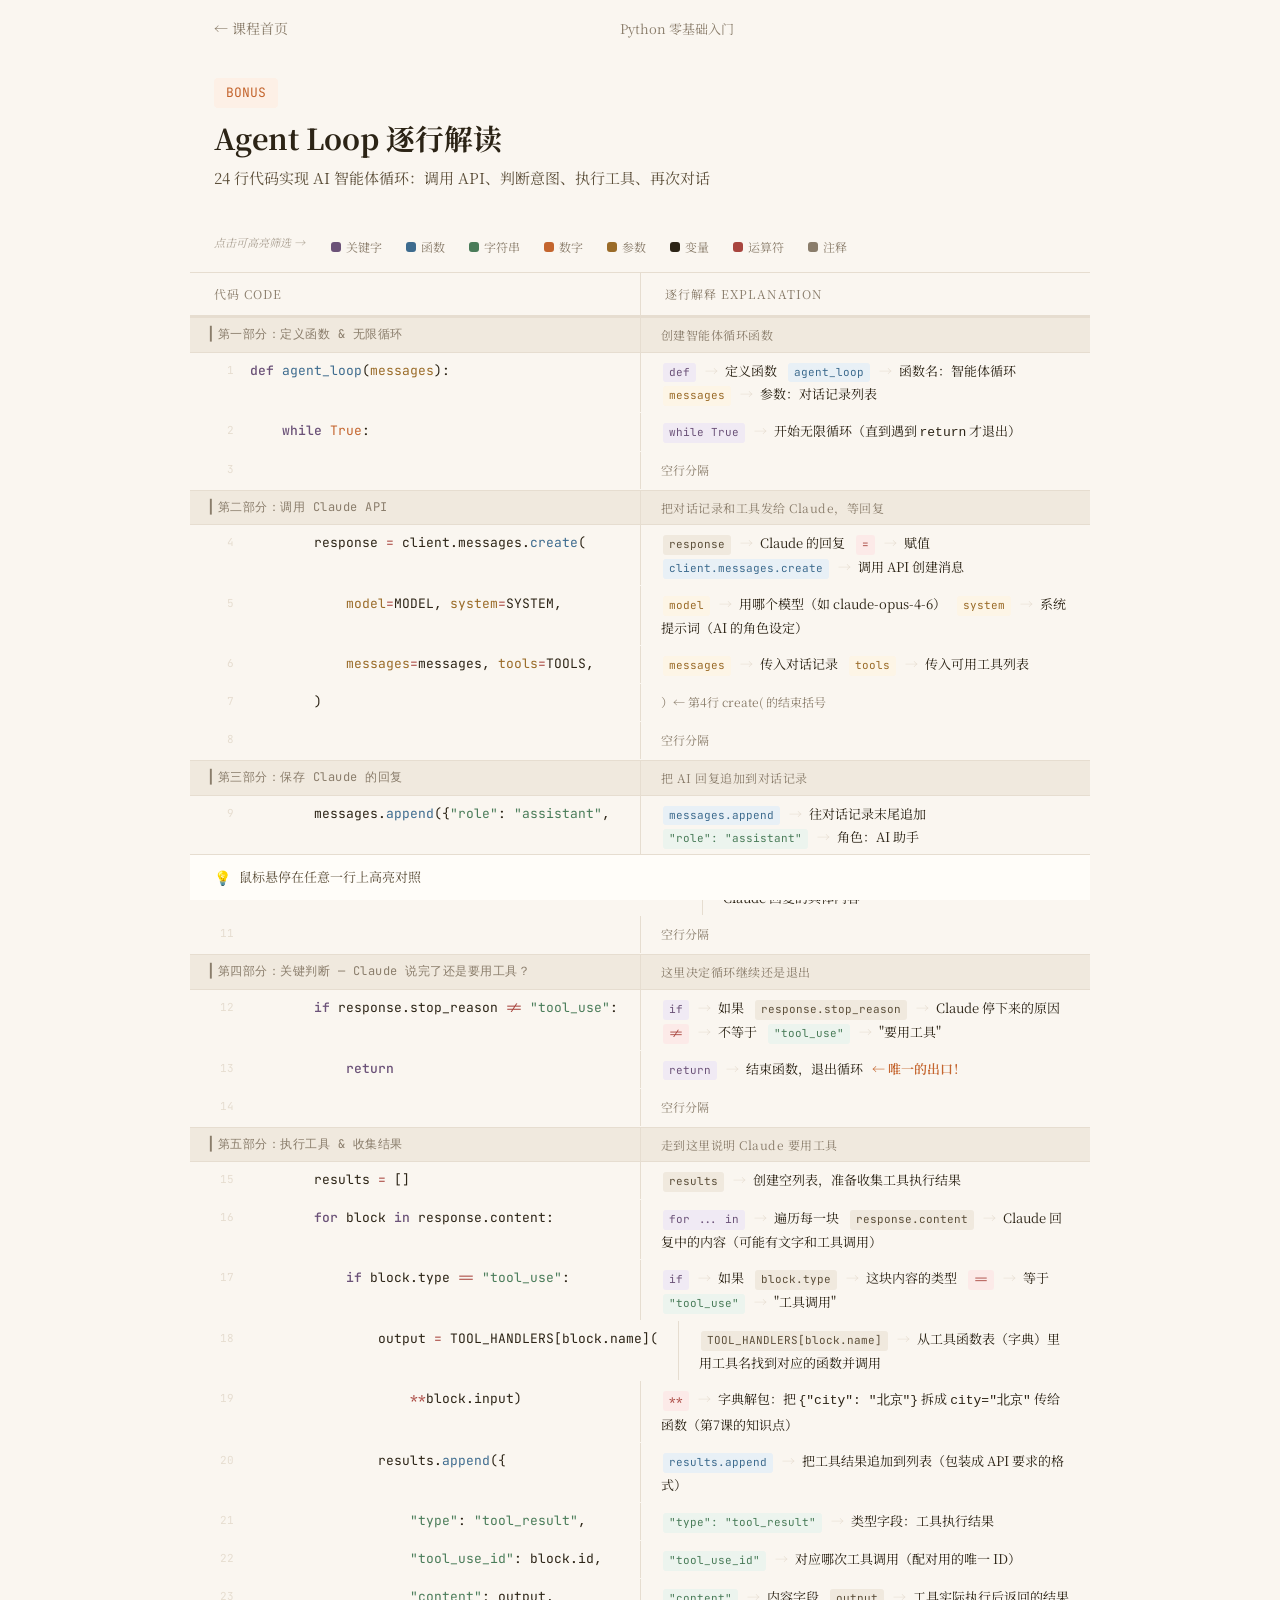
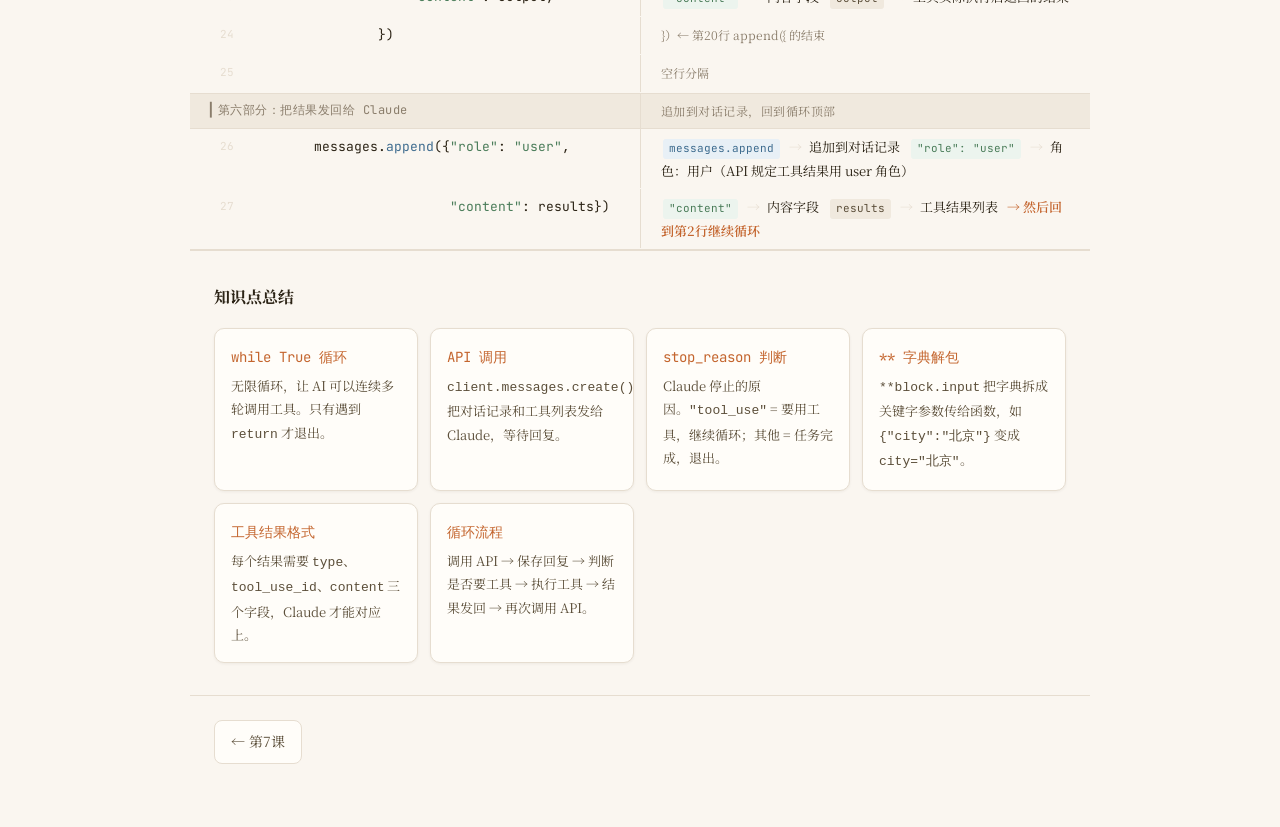
<file: python-basics/agent-loop-line-by-line.html>
<!DOCTYPE html>
<html lang="zh-CN">
<head>
<meta charset="UTF-8">
<meta name="viewport" content="width=device-width, initial-scale=1.0">
<title>Agent Loop 逐行解读 | Python 零基础</title>
<link rel="stylesheet" href="styles.css">
</head>
<body>

<nav class="topnav">
  <a href="../index.html">&larr; 课程首页</a>
  <a href="../index.html" class="nav-center">Python 零基础入门</a>
  <span></span>
</nav>

<div class="lesson-header">
  <span class="lesson-number">BONUS</span>
  <h1>Agent Loop 逐行解读</h1>
  <p class="desc">24 行代码实现 AI 智能体循环：调用 API、判断意图、执行工具、再次对话</p>
</div>

<div class="legend">
  <span class="legend-hint">点击可高亮筛选 &rarr;</span>
  <div class="legend-item"><span class="legend-dot" style="background:var(--purple)"></span> 关键字</div>
  <div class="legend-item"><span class="legend-dot" style="background:var(--blue)"></span> 函数</div>
  <div class="legend-item"><span class="legend-dot" style="background:var(--green)"></span> 字符串</div>
  <div class="legend-item"><span class="legend-dot" style="background:var(--accent)"></span> 数字</div>
  <div class="legend-item"><span class="legend-dot" style="background:#9a6b28"></span> 参数</div>
  <div class="legend-item"><span class="legend-dot" style="background:var(--ink)"></span> 变量</div>
  <div class="legend-item"><span class="legend-dot" style="background:var(--red)"></span> 运算符</div>
  <div class="legend-item"><span class="legend-dot" style="background:var(--ink-lighter)"></span> 注释</div>
</div>

<div class="col-headers">
  <div class="col-header">代码 CODE</div>
  <div class="col-header">逐行解释 EXPLANATION</div>
</div>

<div class="lines">

  <!-- Section: 函数定义 -->
  <div class="line-pair section-row">
    <div class="code-side"><span class="section-label">▎第一部分：定义函数 &amp; 无限循环</span></div>
    <div class="explain-side"><span class="section-label">创建智能体循环函数</span></div>
  </div>

  <!-- Line 1 -->
  <div class="line-pair">
    <div class="code-side">
      <span class="line-num">1</span>
      <span class="line-code"><span class="kw">def</span> <span class="fn">agent_loop</span>(<span class="pa">messages</span>):</span>
    </div>
    <div class="explain-side">
      <span class="line-explain"><span class="tag tag-kw">def</span> <span class="arrow">&rarr;</span> 定义函数 &nbsp; <span class="tag tag-fn">agent_loop</span> <span class="arrow">&rarr;</span> 函数名：智能体循环 &nbsp; <span class="tag tag-pa">messages</span> <span class="arrow">&rarr;</span> 参数：对话记录列表</span>
    </div>
  </div>

  <!-- Line 2 -->
  <div class="line-pair">
    <div class="code-side">
      <span class="line-num">2</span>
      <span class="line-code">    <span class="kw">while</span> <span class="bl">True</span>:</span>
    </div>
    <div class="explain-side">
      <span class="line-explain"><span class="tag tag-kw">while True</span> <span class="arrow">&rarr;</span> 开始无限循环（直到遇到 <code>return</code> 才退出）</span>
    </div>
  </div>

  <!-- Line 3 (blank) -->
  <div class="line-pair">
    <div class="code-side">
      <span class="line-num">3</span>
      <span class="line-code"> </span>
    </div>
    <div class="explain-side">
      <span class="line-explain"><span class="note">空行分隔</span></span>
    </div>
  </div>

  <!-- Section: 调用 API -->
  <div class="line-pair section-row">
    <div class="code-side"><span class="section-label">▎第二部分：调用 Claude API</span></div>
    <div class="explain-side"><span class="section-label">把对话记录和工具发给 Claude，等回复</span></div>
  </div>

  <!-- Line 4 -->
  <div class="line-pair">
    <div class="code-side">
      <span class="line-num">4</span>
      <span class="line-code">        <span class="vr">response</span> <span class="op">=</span> <span class="vr">client</span>.<span class="vr">messages</span>.<span class="fn">create</span>(</span>
    </div>
    <div class="explain-side">
      <span class="line-explain"><span class="tag tag-vr">response</span> <span class="arrow">&rarr;</span> Claude 的回复 &nbsp; <span class="tag tag-op">=</span> <span class="arrow">&rarr;</span> 赋值 &nbsp; <span class="tag tag-fn">client.messages.create</span> <span class="arrow">&rarr;</span> 调用 API 创建消息</span>
    </div>
  </div>

  <!-- Line 5 -->
  <div class="line-pair">
    <div class="code-side">
      <span class="line-num">5</span>
      <span class="line-code">            <span class="pa">model</span><span class="op">=</span><span class="vr">MODEL</span>, <span class="pa">system</span><span class="op">=</span><span class="vr">SYSTEM</span>,</span>
    </div>
    <div class="explain-side">
      <span class="line-explain"><span class="tag tag-pa">model</span> <span class="arrow">&rarr;</span> 用哪个模型（如 claude-opus-4-6） &nbsp; <span class="tag tag-pa">system</span> <span class="arrow">&rarr;</span> 系统提示词（AI 的角色设定）</span>
    </div>
  </div>

  <!-- Line 6 -->
  <div class="line-pair">
    <div class="code-side">
      <span class="line-num">6</span>
      <span class="line-code">            <span class="pa">messages</span><span class="op">=</span><span class="vr">messages</span>, <span class="pa">tools</span><span class="op">=</span><span class="vr">TOOLS</span>,</span>
    </div>
    <div class="explain-side">
      <span class="line-explain"><span class="tag tag-pa">messages</span> <span class="arrow">&rarr;</span> 传入对话记录 &nbsp; <span class="tag tag-pa">tools</span> <span class="arrow">&rarr;</span> 传入可用工具列表</span>
    </div>
  </div>

  <!-- Line 7 -->
  <div class="line-pair">
    <div class="code-side">
      <span class="line-num">7</span>
      <span class="line-code">        )</span>
    </div>
    <div class="explain-side">
      <span class="line-explain"><span class="note">）&larr; 第4行 create( 的结束括号</span></span>
    </div>
  </div>

  <!-- Line 8 (blank) -->
  <div class="line-pair">
    <div class="code-side">
      <span class="line-num">8</span>
      <span class="line-code"> </span>
    </div>
    <div class="explain-side">
      <span class="line-explain"><span class="note">空行分隔</span></span>
    </div>
  </div>

  <!-- Section: 保存回复 -->
  <div class="line-pair section-row">
    <div class="code-side"><span class="section-label">▎第三部分：保存 Claude 的回复</span></div>
    <div class="explain-side"><span class="section-label">把 AI 回复追加到对话记录</span></div>
  </div>

  <!-- Line 9 -->
  <div class="line-pair">
    <div class="code-side">
      <span class="line-num">9</span>
      <span class="line-code">        <span class="vr">messages</span>.<span class="fn">append</span>({<span class="st">"role"</span>: <span class="st">"assistant"</span>,</span>
    </div>
    <div class="explain-side">
      <span class="line-explain"><span class="tag tag-fn">messages.append</span> <span class="arrow">&rarr;</span> 往对话记录末尾追加 &nbsp; <span class="tag tag-st">"role": "assistant"</span> <span class="arrow">&rarr;</span> 角色：AI 助手</span>
    </div>
  </div>

  <!-- Line 10 -->
  <div class="line-pair">
    <div class="code-side">
      <span class="line-num">10</span>
      <span class="line-code">                         <span class="st">"content"</span>: <span class="vr">response</span>.<span class="vr">content</span>})</span>
    </div>
    <div class="explain-side">
      <span class="line-explain"><span class="tag tag-st">"content"</span> <span class="arrow">&rarr;</span> 内容字段 &nbsp; <span class="tag tag-vr">response.content</span> <span class="arrow">&rarr;</span> Claude 回复的具体内容</span>
    </div>
  </div>

  <!-- Line 11 (blank) -->
  <div class="line-pair">
    <div class="code-side">
      <span class="line-num">11</span>
      <span class="line-code"> </span>
    </div>
    <div class="explain-side">
      <span class="line-explain"><span class="note">空行分隔</span></span>
    </div>
  </div>

  <!-- Section: 关键判断 -->
  <div class="line-pair section-row">
    <div class="code-side"><span class="section-label">▎第四部分：关键判断 &mdash; Claude 说完了还是要用工具？</span></div>
    <div class="explain-side"><span class="section-label">这里决定循环继续还是退出</span></div>
  </div>

  <!-- Line 12 -->
  <div class="line-pair">
    <div class="code-side">
      <span class="line-num">12</span>
      <span class="line-code">        <span class="kw">if</span> <span class="vr">response</span>.<span class="vr">stop_reason</span> <span class="op">!=</span> <span class="st">"tool_use"</span>:</span>
    </div>
    <div class="explain-side">
      <span class="line-explain"><span class="tag tag-kw">if</span> <span class="arrow">&rarr;</span> 如果 &nbsp; <span class="tag tag-vr">response.stop_reason</span> <span class="arrow">&rarr;</span> Claude 停下来的原因 &nbsp; <span class="tag tag-op">!=</span> <span class="arrow">&rarr;</span> 不等于 &nbsp; <span class="tag tag-st">"tool_use"</span> <span class="arrow">&rarr;</span> "要用工具"</span>
    </div>
  </div>

  <!-- Line 13 -->
  <div class="line-pair">
    <div class="code-side">
      <span class="line-num">13</span>
      <span class="line-code">            <span class="kw">return</span></span>
    </div>
    <div class="explain-side">
      <span class="line-explain"><span class="tag tag-kw">return</span> <span class="arrow">&rarr;</span> 结束函数，退出循环 &nbsp; <span class="highlight">&larr; 唯一的出口！</span></span>
    </div>
  </div>

  <!-- Line 14 (blank) -->
  <div class="line-pair">
    <div class="code-side">
      <span class="line-num">14</span>
      <span class="line-code"> </span>
    </div>
    <div class="explain-side">
      <span class="line-explain"><span class="note">空行分隔</span></span>
    </div>
  </div>

  <!-- Section: 执行工具 -->
  <div class="line-pair section-row">
    <div class="code-side"><span class="section-label">▎第五部分：执行工具 &amp; 收集结果</span></div>
    <div class="explain-side"><span class="section-label">走到这里说明 Claude 要用工具</span></div>
  </div>

  <!-- Line 15 -->
  <div class="line-pair">
    <div class="code-side">
      <span class="line-num">15</span>
      <span class="line-code">        <span class="vr">results</span> <span class="op">=</span> []</span>
    </div>
    <div class="explain-side">
      <span class="line-explain"><span class="tag tag-vr">results</span> <span class="arrow">&rarr;</span> 创建空列表，准备收集工具执行结果</span>
    </div>
  </div>

  <!-- Line 16 -->
  <div class="line-pair">
    <div class="code-side">
      <span class="line-num">16</span>
      <span class="line-code">        <span class="kw">for</span> <span class="vr">block</span> <span class="kw">in</span> <span class="vr">response</span>.<span class="vr">content</span>:</span>
    </div>
    <div class="explain-side">
      <span class="line-explain"><span class="tag tag-kw">for ... in</span> <span class="arrow">&rarr;</span> 遍历每一块 &nbsp; <span class="tag tag-vr">response.content</span> <span class="arrow">&rarr;</span> Claude 回复中的内容（可能有文字和工具调用）</span>
    </div>
  </div>

  <!-- Line 17 -->
  <div class="line-pair">
    <div class="code-side">
      <span class="line-num">17</span>
      <span class="line-code">            <span class="kw">if</span> <span class="vr">block</span>.<span class="vr">type</span> <span class="op">==</span> <span class="st">"tool_use"</span>:</span>
    </div>
    <div class="explain-side">
      <span class="line-explain"><span class="tag tag-kw">if</span> <span class="arrow">&rarr;</span> 如果 &nbsp; <span class="tag tag-vr">block.type</span> <span class="arrow">&rarr;</span> 这块内容的类型 &nbsp; <span class="tag tag-op">==</span> <span class="arrow">&rarr;</span> 等于 &nbsp; <span class="tag tag-st">"tool_use"</span> <span class="arrow">&rarr;</span> "工具调用"</span>
    </div>
  </div>

  <!-- Line 18 -->
  <div class="line-pair">
    <div class="code-side">
      <span class="line-num">18</span>
      <span class="line-code">                <span class="vr">output</span> <span class="op">=</span> <span class="vr">TOOL_HANDLERS</span>[<span class="vr">block</span>.<span class="vr">name</span>](</span>
    </div>
    <div class="explain-side">
      <span class="line-explain"><span class="tag tag-vr">TOOL_HANDLERS[block.name]</span> <span class="arrow">&rarr;</span> 从工具函数表（字典）里用工具名找到对应的函数并调用</span>
    </div>
  </div>

  <!-- Line 19 -->
  <div class="line-pair">
    <div class="code-side">
      <span class="line-num">19</span>
      <span class="line-code">                    <span class="op">**</span><span class="vr">block</span>.<span class="vr">input</span>)</span>
    </div>
    <div class="explain-side">
      <span class="line-explain"><span class="tag tag-op">**</span> <span class="arrow">&rarr;</span> 字典解包：把 <code>{"city": "北京"}</code> 拆成 <code>city="北京"</code> 传给函数（第7课的知识点）</span>
    </div>
  </div>

  <!-- Line 20 -->
  <div class="line-pair">
    <div class="code-side">
      <span class="line-num">20</span>
      <span class="line-code">                <span class="vr">results</span>.<span class="fn">append</span>({</span>
    </div>
    <div class="explain-side">
      <span class="line-explain"><span class="tag tag-fn">results.append</span> <span class="arrow">&rarr;</span> 把工具结果追加到列表（包装成 API 要求的格式）</span>
    </div>
  </div>

  <!-- Line 21 -->
  <div class="line-pair">
    <div class="code-side">
      <span class="line-num">21</span>
      <span class="line-code">                    <span class="st">"type"</span>: <span class="st">"tool_result"</span>,</span>
    </div>
    <div class="explain-side">
      <span class="line-explain"><span class="tag tag-st">"type": "tool_result"</span> <span class="arrow">&rarr;</span> 类型字段：工具执行结果</span>
    </div>
  </div>

  <!-- Line 22 -->
  <div class="line-pair">
    <div class="code-side">
      <span class="line-num">22</span>
      <span class="line-code">                    <span class="st">"tool_use_id"</span>: <span class="vr">block</span>.<span class="vr">id</span>,</span>
    </div>
    <div class="explain-side">
      <span class="line-explain"><span class="tag tag-st">"tool_use_id"</span> <span class="arrow">&rarr;</span> 对应哪次工具调用（配对用的唯一 ID）</span>
    </div>
  </div>

  <!-- Line 23 -->
  <div class="line-pair">
    <div class="code-side">
      <span class="line-num">23</span>
      <span class="line-code">                    <span class="st">"content"</span>: <span class="vr">output</span>,</span>
    </div>
    <div class="explain-side">
      <span class="line-explain"><span class="tag tag-st">"content"</span> <span class="arrow">&rarr;</span> 内容字段 &nbsp; <span class="tag tag-vr">output</span> <span class="arrow">&rarr;</span> 工具实际执行后返回的结果</span>
    </div>
  </div>

  <!-- Line 24 -->
  <div class="line-pair">
    <div class="code-side">
      <span class="line-num">24</span>
      <span class="line-code">                })</span>
    </div>
    <div class="explain-side">
      <span class="line-explain"><span class="note">}）&larr; 第20行 append({ 的结束</span></span>
    </div>
  </div>

  <!-- Line 25 (blank) -->
  <div class="line-pair">
    <div class="code-side">
      <span class="line-num">25</span>
      <span class="line-code"> </span>
    </div>
    <div class="explain-side">
      <span class="line-explain"><span class="note">空行分隔</span></span>
    </div>
  </div>

  <!-- Section: 回传结果 -->
  <div class="line-pair section-row">
    <div class="code-side"><span class="section-label">▎第六部分：把结果发回给 Claude</span></div>
    <div class="explain-side"><span class="section-label">追加到对话记录，回到循环顶部</span></div>
  </div>

  <!-- Line 26 -->
  <div class="line-pair">
    <div class="code-side">
      <span class="line-num">26</span>
      <span class="line-code">        <span class="vr">messages</span>.<span class="fn">append</span>({<span class="st">"role"</span>: <span class="st">"user"</span>,</span>
    </div>
    <div class="explain-side">
      <span class="line-explain"><span class="tag tag-fn">messages.append</span> <span class="arrow">&rarr;</span> 追加到对话记录 &nbsp; <span class="tag tag-st">"role": "user"</span> <span class="arrow">&rarr;</span> 角色：用户（API 规定工具结果用 user 角色）</span>
    </div>
  </div>

  <!-- Line 27 -->
  <div class="line-pair">
    <div class="code-side">
      <span class="line-num">27</span>
      <span class="line-code">                         <span class="st">"content"</span>: <span class="vr">results</span>})</span>
    </div>
    <div class="explain-side">
      <span class="line-explain"><span class="tag tag-st">"content"</span> <span class="arrow">&rarr;</span> 内容字段 &nbsp; <span class="tag tag-vr">results</span> <span class="arrow">&rarr;</span> 工具结果列表 &nbsp; <span class="highlight">&rarr; 然后回到第2行继续循环</span></span>
    </div>
  </div>

</div>

<div class="summary">
  <h2>知识点总结</h2>
  <div class="summary-grid">

    <div class="summary-card">
      <div class="card-title">while True 循环</div>
      <div class="card-desc">无限循环，让 AI 可以连续多轮调用工具。只有遇到 <code>return</code> 才退出。</div>
    </div>

    <div class="summary-card">
      <div class="card-title">API 调用</div>
      <div class="card-desc"><code>client.messages.create()</code> 把对话记录和工具列表发给 Claude，等待回复。</div>
    </div>

    <div class="summary-card">
      <div class="card-title">stop_reason 判断</div>
      <div class="card-desc">Claude 停止的原因。<code>"tool_use"</code> = 要用工具，继续循环；其他 = 任务完成，退出。</div>
    </div>

    <div class="summary-card">
      <div class="card-title">** 字典解包</div>
      <div class="card-desc"><code>**block.input</code> 把字典拆成关键字参数传给函数，如 <code>{"city":"北京"}</code> 变成 <code>city="北京"</code>。</div>
    </div>

    <div class="summary-card">
      <div class="card-title">工具结果格式</div>
      <div class="card-desc">每个结果需要 <code>type</code>、<code>tool_use_id</code>、<code>content</code> 三个字段，Claude 才能对应上。</div>
    </div>

    <div class="summary-card">
      <div class="card-title">循环流程</div>
      <div class="card-desc">调用 API &rarr; 保存回复 &rarr; 判断是否要工具 &rarr; 执行工具 &rarr; 结果发回 &rarr; 再次调用 API。</div>
    </div>

  </div>
</div>

<nav class="bottomnav">
  <a href="lesson-07.html">&larr; 第7课</a>
  <span></span>
</nav>

<div class="tip-bar">
  <span class="tip-icon">💡</span>
  <span>鼠标悬停在任意一行上高亮对照</span>
</div>

<script src="legend-filter.js"></script>
</body>
</html>
</file>
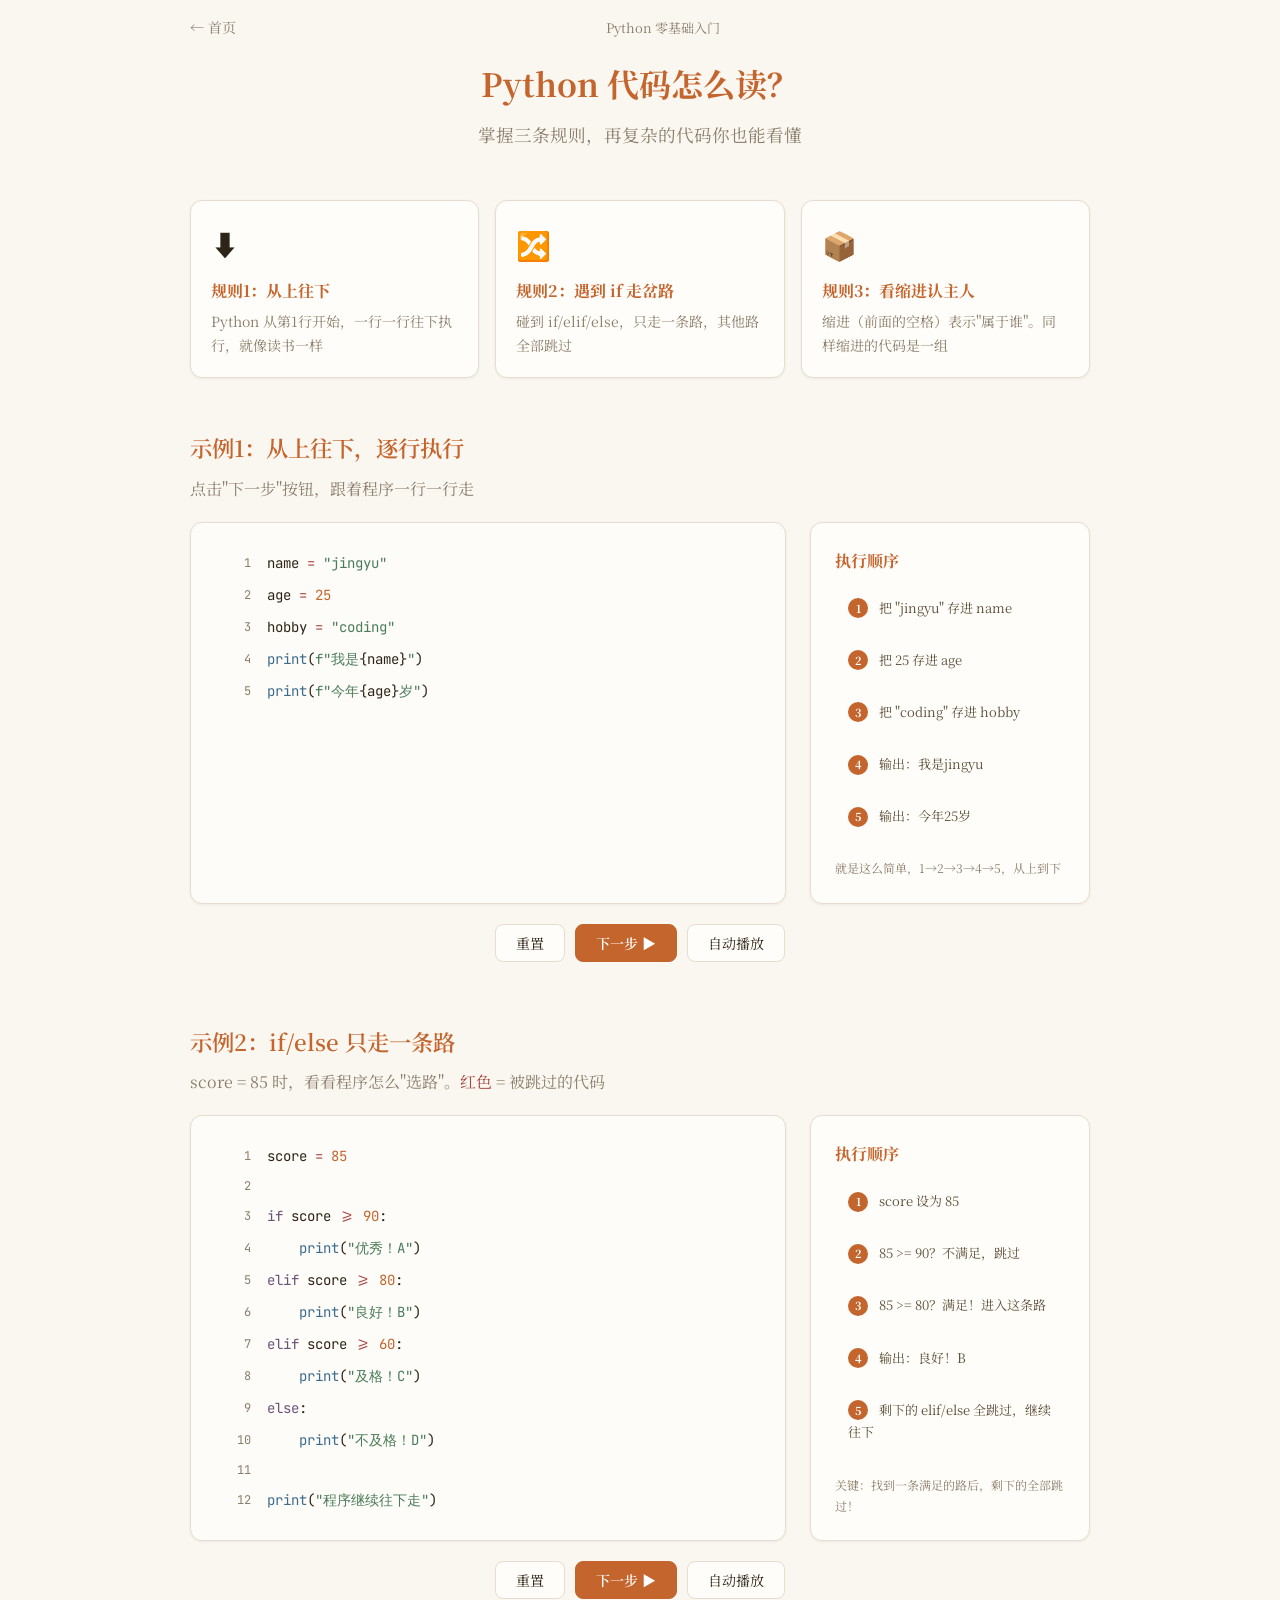
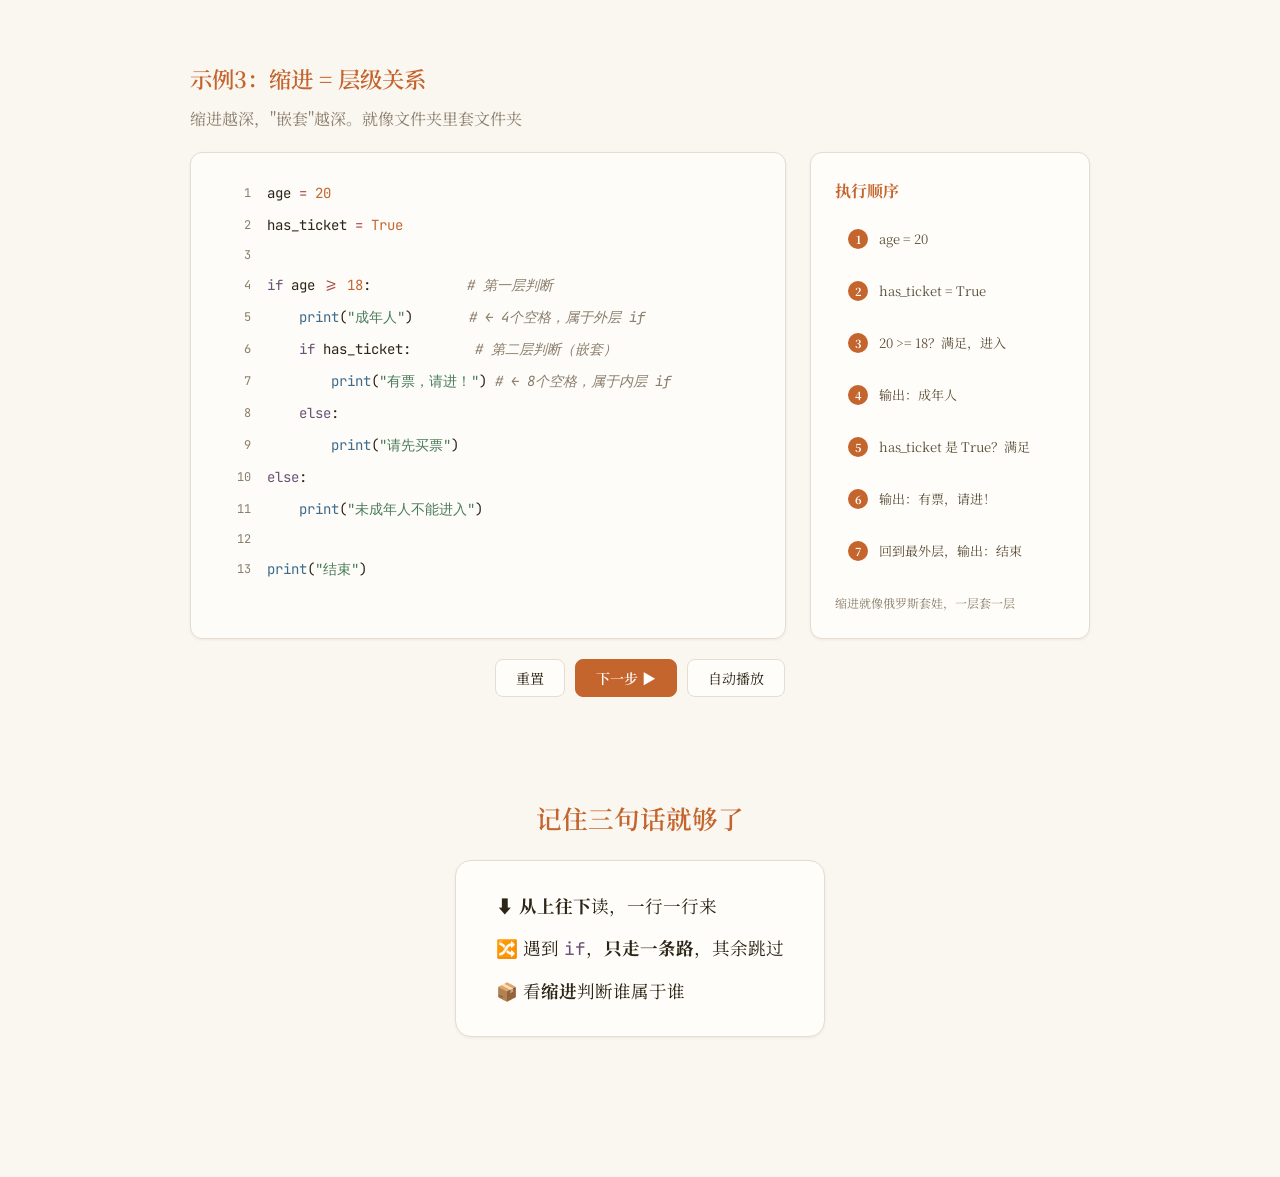
<file: python-basics/how-to-read-code.html>
<!DOCTYPE html>
<html lang="zh-CN">
<head>
<meta charset="UTF-8">
<meta name="viewport" content="width=device-width, initial-scale=1.0">
<title>Python 代码阅读指南</title>
<style>
  @import url('https://fonts.googleapis.com/css2?family=Noto+Serif+SC:wght@400;600;700&family=JetBrains+Mono:wght@400;500&display=swap');

  :root {
    --paper: #faf6f0;
    --paper-dark: #f0e9de;
    --paper-darker: #e6ddd0;
    --card: #fffdf9;
    --ink: #2c2416;
    --ink-light: #5c4f3a;
    --ink-lighter: #8a7d6b;
    --accent: #c4652e;
    --accent-light: #e8a87c;
    --accent-bg: #fdf0e6;
    --green: #4a7c59;
    --green-bg: #ecf4ee;
    --blue: #3d6b8e;
    --blue-bg: #e8f0f6;
    --purple: #6b5278;
    --purple-bg: #f0eaf4;
    --red: #a8453e;
    --red-bg: #fceae8;
    --code-bg: #fefcf8;
    --code-border: #e6ddd0;
    --shadow: 0 1px 3px rgba(44,36,22,0.06);
    --shadow-hover: 0 4px 12px rgba(44,36,22,0.1);
  }

  * { margin: 0; padding: 0; box-sizing: border-box; }

  body {
    font-family: "Noto Serif SC", "PingFang SC", Georgia, serif;
    background: var(--paper);
    color: var(--ink);
    padding: 0 20px 40px;
    line-height: 1.7;
    -webkit-font-smoothing: antialiased;
  }

  /* Navigation */
  .topnav {
    max-width: 900px;
    margin: 0 auto;
    padding: 16px 0;
    display: flex;
    justify-content: space-between;
    align-items: center;
    font-size: 14px;
  }
  .topnav a {
    color: var(--ink-lighter);
    text-decoration: none;
    transition: color 0.2s;
  }
  .topnav a:hover { color: var(--accent); }
  .nav-center {
    color: var(--ink-lighter);
    font-size: 13px;
  }
  .nav-center a {
    color: var(--ink-lighter);
    text-decoration: none;
    transition: color 0.2s;
  }
  .nav-center a:hover { color: var(--accent); }

  .container { max-width: 900px; margin: 0 auto; }

  h1 {
    text-align: center;
    font-size: 2em;
    margin-bottom: 10px;
    color: var(--accent);
    font-weight: 700;
  }
  .subtitle {
    text-align: center;
    color: var(--ink-lighter);
    margin-bottom: 50px;
    font-size: 1.1em;
  }

  /* Section */
  .section {
    margin-bottom: 60px;
  }
  .section-title {
    font-size: 1.4em;
    margin-bottom: 8px;
    color: var(--accent);
    font-weight: 600;
  }
  .section-desc {
    color: var(--ink-lighter);
    margin-bottom: 20px;
  }

  /* Code area */
  .code-demo {
    display: flex;
    gap: 24px;
    align-items: stretch;
  }
  @media (max-width: 700px) {
    .code-demo { flex-direction: column; }
  }

  .code-block {
    flex: 1;
    background: var(--code-bg);
    border-radius: 12px;
    padding: 24px;
    font-family: "JetBrains Mono", "Fira Code", "SF Mono", monospace;
    font-size: 14px;
    line-height: 2;
    position: relative;
    overflow: hidden;
    border: 1px solid var(--code-border);
    box-shadow: var(--shadow);
  }

  .code-line {
    display: flex;
    align-items: center;
    padding: 2px 8px;
    border-radius: 6px;
    transition: all 0.3s;
    cursor: pointer;
    position: relative;
  }
  .code-line:hover {
    background: var(--paper-dark);
  }
  .code-line.active {
    background: var(--accent-bg);
    box-shadow: inset 3px 0 0 var(--accent);
  }
  .code-line.skip {
    opacity: 0.3;
  }
  .code-line.skip.active {
    background: var(--red-bg);
    box-shadow: inset 3px 0 0 var(--red);
    opacity: 1;
  }

  .line-num {
    color: var(--ink-lighter);
    width: 28px;
    text-align: right;
    margin-right: 16px;
    font-size: 12px;
    flex-shrink: 0;
  }
  .line-content { flex: 1; white-space: pre; }

  /* Order badge */
  .order {
    display: inline-flex;
    align-items: center;
    justify-content: center;
    width: 22px;
    height: 22px;
    border-radius: 50%;
    background: var(--accent);
    color: #fff;
    font-size: 11px;
    font-weight: 700;
    margin-left: 12px;
    flex-shrink: 0;
    font-family: "Noto Serif SC", sans-serif;
  }
  .order.red {
    background: var(--red);
    color: #fff;
  }

  /* Explanation panel */
  .explain-panel {
    flex: 0 0 280px;
    background: var(--card);
    border-radius: 12px;
    padding: 24px;
    border: 1px solid var(--code-border);
    display: flex;
    flex-direction: column;
    box-shadow: var(--shadow);
  }
  .explain-panel h3 {
    color: var(--accent);
    font-size: 1em;
    margin-bottom: 12px;
  }
  .explain-item {
    padding: 10px 12px;
    border-radius: 8px;
    margin-bottom: 8px;
    font-size: 13px;
    transition: all 0.3s;
    cursor: pointer;
    border: 1px solid transparent;
  }
  .explain-item:hover {
    border-color: var(--paper-darker);
  }
  .explain-item.active {
    background: var(--accent-bg);
    border-color: var(--accent-light);
  }
  .explain-item .step-num {
    display: inline-flex;
    align-items: center;
    justify-content: center;
    width: 20px;
    height: 20px;
    border-radius: 50%;
    background: var(--accent);
    color: #fff;
    font-size: 11px;
    font-weight: 700;
    margin-right: 8px;
    font-family: "Noto Serif SC", sans-serif;
  }
  .explain-item .step-num.red {
    background: var(--red);
    color: #fff;
  }
  .explain-item .step-text {
    color: var(--ink-light);
  }

  /* Syntax coloring */
  .kw { color: var(--purple); }
  .fn { color: var(--blue); }
  .str { color: var(--green); }
  .num { color: var(--accent); }
  .cmt { color: var(--ink-lighter); font-style: italic; }
  .op { color: var(--red); }
  .var { color: var(--ink); }
  .bool { color: var(--accent); }

  /* Playback controls */
  .controls {
    display: flex;
    gap: 10px;
    justify-content: center;
    margin-top: 20px;
  }
  .btn {
    padding: 8px 20px;
    border-radius: 8px;
    border: 1px solid var(--paper-darker);
    background: var(--card);
    color: var(--ink);
    cursor: pointer;
    font-size: 14px;
    font-family: "Noto Serif SC", "PingFang SC", Georgia, serif;
    transition: all 0.2s;
  }
  .btn:hover { background: var(--paper-dark); }
  .btn.primary {
    background: var(--accent);
    color: #fff;
    border-color: var(--accent);
    font-weight: 600;
  }
  .btn.primary:hover { background: var(--accent-light); color: #fff; }

  /* Rules section */
  .rules {
    display: grid;
    grid-template-columns: repeat(auto-fit, minmax(250px, 1fr));
    gap: 16px;
    margin-top: 20px;
  }
  .rule-card {
    background: var(--card);
    border: 1px solid var(--code-border);
    border-radius: 12px;
    padding: 20px;
    box-shadow: var(--shadow);
    transition: box-shadow 0.2s;
  }
  .rule-card:hover {
    box-shadow: var(--shadow-hover);
  }
  .rule-card .icon {
    font-size: 28px;
    margin-bottom: 8px;
  }
  .rule-card h4 {
    color: var(--accent);
    margin-bottom: 6px;
  }
  .rule-card p {
    color: var(--ink-lighter);
    font-size: 14px;
  }

  .arrow-down {
    text-align: center;
    color: var(--accent);
    font-size: 24px;
    margin: 8px 0;
    animation: bounce 1.5s infinite;
  }
  @keyframes bounce {
    0%, 100% { transform: translateY(0); }
    50% { transform: translateY(5px); }
  }

  /* Summary box */
  .summary-box {
    display: inline-block;
    text-align: left;
    background: var(--card);
    padding: 30px 40px;
    border-radius: 16px;
    border: 1px solid var(--code-border);
    box-shadow: var(--shadow);
  }
  .summary-box p {
    font-size: 1.1em;
    margin-bottom: 12px;
    color: var(--ink);
  }
  .summary-box p:last-child {
    margin-bottom: 0;
  }

  /* Footer hint text */
  .hint-text {
    color: var(--ink-lighter);
    font-size: 12px;
    margin-top: auto;
    padding-top: 12px;
  }

  .red-text {
    color: var(--red);
  }
</style>
</head>
<body>

<!-- Top Nav -->
<nav class="topnav">
  <a href="../index.html">&larr; 首页</a>
  <span class="nav-center"><a href="../index.html">Python 零基础入门</a></span>
  <span></span>
</nav>

<div class="container">

<h1>Python 代码怎么读？</h1>
<p class="subtitle">掌握三条规则，再复杂的代码你也能看懂</p>

<!-- 规则总览 -->
<div class="rules">
  <div class="rule-card">
    <div class="icon">⬇️</div>
    <h4>规则1：从上往下</h4>
    <p>Python 从第1行开始，一行一行往下执行，就像读书一样</p>
  </div>
  <div class="rule-card">
    <div class="icon">🔀</div>
    <h4>规则2：遇到 if 走岔路</h4>
    <p>碰到 if/elif/else，只走一条路，其他路全部跳过</p>
  </div>
  <div class="rule-card">
    <div class="icon">📦</div>
    <h4>规则3：看缩进认主人</h4>
    <p>缩进（前面的空格）表示"属于谁"。同样缩进的代码是一组</p>
  </div>
</div>

<!-- 示例1：顺序执行 -->
<div class="section" style="margin-top: 50px;">
  <h2 class="section-title">示例1：从上往下，逐行执行</h2>
  <p class="section-desc">点击"下一步"按钮，跟着程序一行一行走</p>

  <div class="code-demo">
    <div class="code-block" id="demo1-code">
      <div class="code-line" data-step="1">
        <span class="line-num">1</span>
        <span class="line-content"><span class="var">name</span> <span class="op">=</span> <span class="str">"jingyu"</span></span>
        <span class="order" style="display:none">1</span>
      </div>
      <div class="code-line" data-step="2">
        <span class="line-num">2</span>
        <span class="line-content"><span class="var">age</span> <span class="op">=</span> <span class="num">25</span></span>
        <span class="order" style="display:none">2</span>
      </div>
      <div class="code-line" data-step="3">
        <span class="line-num">3</span>
        <span class="line-content"><span class="var">hobby</span> <span class="op">=</span> <span class="str">"coding"</span></span>
        <span class="order" style="display:none">3</span>
      </div>
      <div class="code-line" data-step="4">
        <span class="line-num">4</span>
        <span class="line-content"><span class="fn">print</span>(<span class="str">f"我是</span><span class="var">{name}</span><span class="str">"</span>)</span>
        <span class="order" style="display:none">4</span>
      </div>
      <div class="code-line" data-step="5">
        <span class="line-num">5</span>
        <span class="line-content"><span class="fn">print</span>(<span class="str">f"今年</span><span class="var">{age}</span><span class="str">岁"</span>)</span>
        <span class="order" style="display:none">5</span>
      </div>
    </div>

    <div class="explain-panel" id="demo1-explain">
      <h3>执行顺序</h3>
      <div class="explain-item" data-step="1">
        <span class="step-num">1</span>
        <span class="step-text">把 "jingyu" 存进 name</span>
      </div>
      <div class="explain-item" data-step="2">
        <span class="step-num">2</span>
        <span class="step-text">把 25 存进 age</span>
      </div>
      <div class="explain-item" data-step="3">
        <span class="step-num">3</span>
        <span class="step-text">把 "coding" 存进 hobby</span>
      </div>
      <div class="explain-item" data-step="4">
        <span class="step-num">4</span>
        <span class="step-text">输出：我是jingyu</span>
      </div>
      <div class="explain-item" data-step="5">
        <span class="step-num">5</span>
        <span class="step-text">输出：今年25岁</span>
      </div>
      <p class="hint-text">就是这么简单，1→2→3→4→5，从上到下</p>
    </div>
  </div>

  <div class="controls">
    <button class="btn" onclick="resetDemo('demo1')">重置</button>
    <button class="btn primary" onclick="nextStep('demo1')">下一步 ▶</button>
    <button class="btn" onclick="playAll('demo1')">自动播放</button>
  </div>
</div>

<!-- 示例2：if/else 分支 -->
<div class="section">
  <h2 class="section-title">示例2：if/else 只走一条路</h2>
  <p class="section-desc">score = 85 时，看看程序怎么"选路"。<span class="red-text">红色</span> = 被跳过的代码</p>

  <div class="code-demo">
    <div class="code-block" id="demo2-code">
      <div class="code-line" data-step="1">
        <span class="line-num">1</span>
        <span class="line-content"><span class="var">score</span> <span class="op">=</span> <span class="num">85</span></span>
        <span class="order" style="display:none">1</span>
      </div>
      <div class="code-line" data-step="2">
        <span class="line-num">2</span>
        <span class="line-content"></span>
      </div>
      <div class="code-line" data-step="3">
        <span class="line-num">3</span>
        <span class="line-content"><span class="kw">if</span> score <span class="op">>=</span> <span class="num">90</span>:</span>
        <span class="order" style="display:none">2</span>
      </div>
      <div class="code-line" data-step="4" data-skip="true">
        <span class="line-num">4</span>
        <span class="line-content">    <span class="fn">print</span>(<span class="str">"优秀！A"</span>)</span>
        <span class="order red" style="display:none">✕</span>
      </div>
      <div class="code-line" data-step="5">
        <span class="line-num">5</span>
        <span class="line-content"><span class="kw">elif</span> score <span class="op">>=</span> <span class="num">80</span>:</span>
        <span class="order" style="display:none">3</span>
      </div>
      <div class="code-line" data-step="6">
        <span class="line-num">6</span>
        <span class="line-content">    <span class="fn">print</span>(<span class="str">"良好！B"</span>)</span>
        <span class="order" style="display:none">4</span>
      </div>
      <div class="code-line" data-step="7" data-skip="true">
        <span class="line-num">7</span>
        <span class="line-content"><span class="kw">elif</span> score <span class="op">>=</span> <span class="num">60</span>:</span>
        <span class="order red" style="display:none">✕</span>
      </div>
      <div class="code-line" data-step="8" data-skip="true">
        <span class="line-num">8</span>
        <span class="line-content">    <span class="fn">print</span>(<span class="str">"及格！C"</span>)</span>
        <span class="order red" style="display:none">✕</span>
      </div>
      <div class="code-line" data-step="9" data-skip="true">
        <span class="line-num">9</span>
        <span class="line-content"><span class="kw">else</span>:</span>
        <span class="order red" style="display:none">✕</span>
      </div>
      <div class="code-line" data-step="10" data-skip="true">
        <span class="line-num">10</span>
        <span class="line-content">    <span class="fn">print</span>(<span class="str">"不及格！D"</span>)</span>
        <span class="order red" style="display:none">✕</span>
      </div>
      <div class="code-line" data-step="11">
        <span class="line-num">11</span>
        <span class="line-content"></span>
      </div>
      <div class="code-line" data-step="12">
        <span class="line-num">12</span>
        <span class="line-content"><span class="fn">print</span>(<span class="str">"程序继续往下走"</span>)</span>
        <span class="order" style="display:none">5</span>
      </div>
    </div>

    <div class="explain-panel" id="demo2-explain">
      <h3>执行顺序</h3>
      <div class="explain-item" data-step="1">
        <span class="step-num">1</span>
        <span class="step-text">score 设为 85</span>
      </div>
      <div class="explain-item" data-step="3">
        <span class="step-num">2</span>
        <span class="step-text">85 >= 90？不满足，跳过</span>
      </div>
      <div class="explain-item" data-step="5">
        <span class="step-num">3</span>
        <span class="step-text">85 >= 80？满足！进入这条路</span>
      </div>
      <div class="explain-item" data-step="6">
        <span class="step-num">4</span>
        <span class="step-text">输出：良好！B</span>
      </div>
      <div class="explain-item" data-step="12">
        <span class="step-num">5</span>
        <span class="step-text">剩下的 elif/else 全跳过，继续往下</span>
      </div>
      <p class="hint-text">关键：找到一条满足的路后，剩下的全部跳过！</p>
    </div>
  </div>

  <div class="controls">
    <button class="btn" onclick="resetDemo('demo2')">重置</button>
    <button class="btn primary" onclick="nextStep('demo2')">下一步 ▶</button>
    <button class="btn" onclick="playAll('demo2')">自动播放</button>
  </div>
</div>

<!-- 示例3：嵌套 if -->
<div class="section">
  <h2 class="section-title">示例3：缩进 = 层级关系</h2>
  <p class="section-desc">缩进越深，"嵌套"越深。就像文件夹里套文件夹</p>

  <div class="code-demo">
    <div class="code-block" id="demo3-code">
      <div class="code-line" data-step="1">
        <span class="line-num">1</span>
        <span class="line-content"><span class="var">age</span> <span class="op">=</span> <span class="num">20</span></span>
        <span class="order" style="display:none">1</span>
      </div>
      <div class="code-line" data-step="2">
        <span class="line-num">2</span>
        <span class="line-content"><span class="var">has_ticket</span> <span class="op">=</span> <span class="bool">True</span></span>
        <span class="order" style="display:none">2</span>
      </div>
      <div class="code-line" data-step="3">
        <span class="line-num">3</span>
        <span class="line-content"></span>
      </div>
      <div class="code-line" data-step="4">
        <span class="line-num">4</span>
        <span class="line-content"><span class="kw">if</span> age <span class="op">>=</span> <span class="num">18</span>:            <span class="cmt"># 第一层判断</span></span>
        <span class="order" style="display:none">3</span>
      </div>
      <div class="code-line" data-step="5">
        <span class="line-num">5</span>
        <span class="line-content">    <span class="fn">print</span>(<span class="str">"成年人"</span>)       <span class="cmt"># ← 4个空格，属于外层 if</span></span>
        <span class="order" style="display:none">4</span>
      </div>
      <div class="code-line" data-step="6">
        <span class="line-num">6</span>
        <span class="line-content">    <span class="kw">if</span> has_ticket:        <span class="cmt"># 第二层判断（嵌套）</span></span>
        <span class="order" style="display:none">5</span>
      </div>
      <div class="code-line" data-step="7">
        <span class="line-num">7</span>
        <span class="line-content">        <span class="fn">print</span>(<span class="str">"有票，请进！"</span>) <span class="cmt"># ← 8个空格，属于内层 if</span></span>
        <span class="order" style="display:none">6</span>
      </div>
      <div class="code-line" data-step="8" data-skip="true">
        <span class="line-num">8</span>
        <span class="line-content">    <span class="kw">else</span>:</span>
        <span class="order red" style="display:none">✕</span>
      </div>
      <div class="code-line" data-step="9" data-skip="true">
        <span class="line-num">9</span>
        <span class="line-content">        <span class="fn">print</span>(<span class="str">"请先买票"</span>)</span>
        <span class="order red" style="display:none">✕</span>
      </div>
      <div class="code-line" data-step="10" data-skip="true">
        <span class="line-num">10</span>
        <span class="line-content"><span class="kw">else</span>:</span>
        <span class="order red" style="display:none">✕</span>
      </div>
      <div class="code-line" data-step="11" data-skip="true">
        <span class="line-num">11</span>
        <span class="line-content">    <span class="fn">print</span>(<span class="str">"未成年人不能进入"</span>)</span>
        <span class="order red" style="display:none">✕</span>
      </div>
      <div class="code-line" data-step="12">
        <span class="line-num">12</span>
        <span class="line-content"></span>
      </div>
      <div class="code-line" data-step="13">
        <span class="line-num">13</span>
        <span class="line-content"><span class="fn">print</span>(<span class="str">"结束"</span>)</span>
        <span class="order" style="display:none">7</span>
      </div>
    </div>

    <div class="explain-panel" id="demo3-explain">
      <h3>执行顺序</h3>
      <div class="explain-item" data-step="1">
        <span class="step-num">1</span>
        <span class="step-text">age = 20</span>
      </div>
      <div class="explain-item" data-step="2">
        <span class="step-num">2</span>
        <span class="step-text">has_ticket = True</span>
      </div>
      <div class="explain-item" data-step="4">
        <span class="step-num">3</span>
        <span class="step-text">20 >= 18？满足，进入</span>
      </div>
      <div class="explain-item" data-step="5">
        <span class="step-num">4</span>
        <span class="step-text">输出：成年人</span>
      </div>
      <div class="explain-item" data-step="6">
        <span class="step-num">5</span>
        <span class="step-text">has_ticket 是 True？满足</span>
      </div>
      <div class="explain-item" data-step="7">
        <span class="step-num">6</span>
        <span class="step-text">输出：有票，请进！</span>
      </div>
      <div class="explain-item" data-step="13">
        <span class="step-num">7</span>
        <span class="step-text">回到最外层，输出：结束</span>
      </div>
      <p class="hint-text">缩进就像俄罗斯套娃，一层套一层</p>
    </div>
  </div>

  <div class="controls">
    <button class="btn" onclick="resetDemo('demo3')">重置</button>
    <button class="btn primary" onclick="nextStep('demo3')">下一步 ▶</button>
    <button class="btn" onclick="playAll('demo3')">自动播放</button>
  </div>
</div>

<!-- 总结 -->
<div class="section" style="text-align:center; padding: 40px 0;">
  <h2 class="section-title" style="text-align:center; font-size:1.6em; margin-bottom:20px;">记住三句话就够了</h2>
  <div class="summary-box">
    <p>⬇️ <strong>从上往下</strong>读，一行一行来</p>
    <p>🔀 遇到 <span class="kw" style="font-family:'JetBrains Mono',monospace">if</span>，<strong>只走一条路</strong>，其余跳过</p>
    <p>📦 看<strong>缩进</strong>判断谁属于谁</p>
  </div>
</div>

</div>

<script>
const demos = {
  demo1: { current: 0, steps: [1, 2, 3, 4, 5] },
  demo2: { current: 0, steps: [1, 3, 5, 6, 12] },
  demo3: { current: 0, steps: [1, 2, 4, 5, 6, 7, 13] },
};

function nextStep(demoId) {
  const demo = demos[demoId];
  if (demo.current >= demo.steps.length) return;

  const step = demo.steps[demo.current];
  const codeBlock = document.getElementById(demoId + '-code');
  const explainPanel = document.getElementById(demoId + '-explain');

  // Highlight code line
  const lines = codeBlock.querySelectorAll('.code-line');
  lines.forEach(line => line.classList.remove('active'));

  // Find the line with this step and activate it
  const targetLine = codeBlock.querySelector(`.code-line[data-step="${step}"]`);
  if (targetLine) {
    targetLine.classList.add('active');
    const badge = targetLine.querySelector('.order');
    if (badge) badge.style.display = 'inline-flex';
  }

  // Show skipped lines up to current step
  lines.forEach(line => {
    const lineStep = parseInt(line.dataset.step);
    if (line.dataset.skip === 'true' && lineStep <= step) {
      line.classList.add('skip', 'active');
      const badge = line.querySelector('.order');
      if (badge) badge.style.display = 'inline-flex';
      setTimeout(() => line.classList.remove('active'), 600);
    }
  });

  // Highlight explanation
  const items = explainPanel.querySelectorAll('.explain-item');
  items.forEach(item => item.classList.remove('active'));
  if (items[demo.current]) {
    items[demo.current].classList.add('active');
  }

  demo.current++;
}

function resetDemo(demoId) {
  const demo = demos[demoId];
  demo.current = 0;

  const codeBlock = document.getElementById(demoId + '-code');
  const explainPanel = document.getElementById(demoId + '-explain');

  codeBlock.querySelectorAll('.code-line').forEach(line => {
    line.classList.remove('active', 'skip');
    const badge = line.querySelector('.order');
    if (badge) badge.style.display = 'none';
  });

  explainPanel.querySelectorAll('.explain-item').forEach(item => {
    item.classList.remove('active');
  });
}

function playAll(demoId) {
  resetDemo(demoId);
  const demo = demos[demoId];
  for (let i = 0; i < demo.steps.length; i++) {
    setTimeout(() => nextStep(demoId), i * 800);
  }
}
</script>
</body>
</html>
</file>
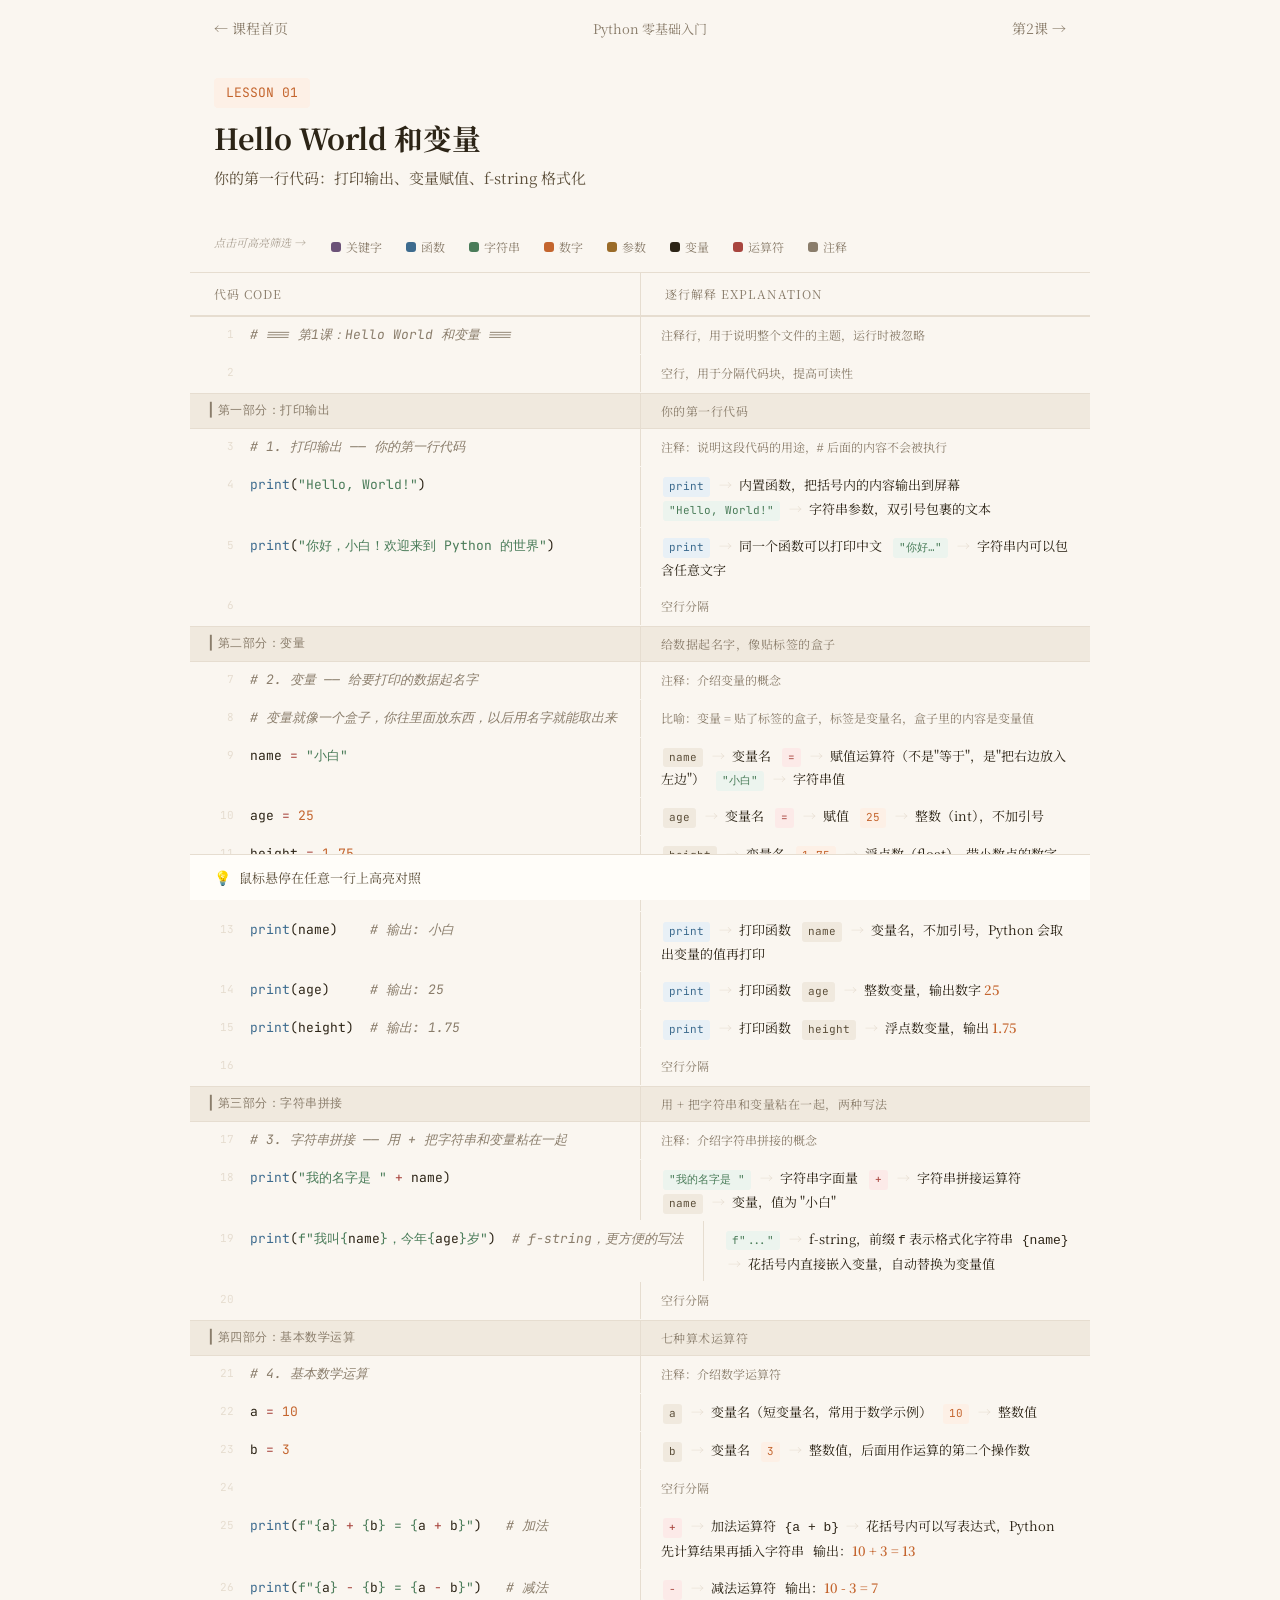
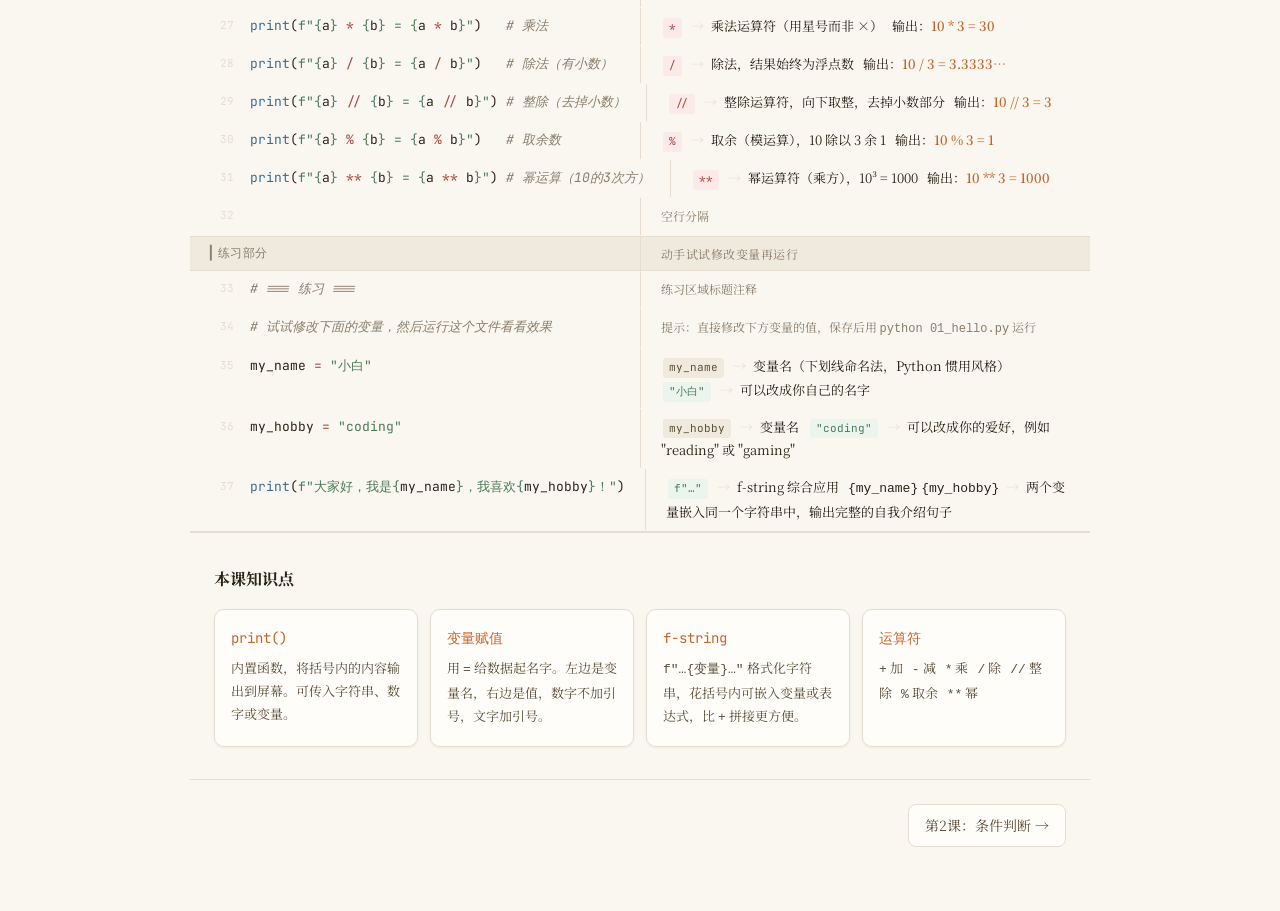
<file: python-basics/lesson-01.html>
<!DOCTYPE html>
<html lang="zh-CN">
<head>
<meta charset="UTF-8">
<meta name="viewport" content="width=device-width, initial-scale=1.0">
<title>第1课：Hello World 和变量 | Python 零基础</title>
<link rel="stylesheet" href="styles.css">
</head>
<body>

<nav class="topnav">
  <a href="../index.html">← 课程首页</a>
  <a href="../index.html" class="nav-center">Python 零基础入门</a>
  <a href="lesson-02.html">第2课 →</a>
</nav>

<div class="lesson-header">
  <span class="lesson-number">LESSON 01</span>
  <h1>Hello World 和变量</h1>
  <p class="desc">你的第一行代码：打印输出、变量赋值、f-string 格式化</p>
</div>

<div class="legend">
  <span class="legend-hint">点击可高亮筛选 →</span>
  <div class="legend-item"><span class="legend-dot" style="background:var(--purple)"></span> 关键字</div>
  <div class="legend-item"><span class="legend-dot" style="background:var(--blue)"></span> 函数</div>
  <div class="legend-item"><span class="legend-dot" style="background:var(--green)"></span> 字符串</div>
  <div class="legend-item"><span class="legend-dot" style="background:var(--accent)"></span> 数字</div>
  <div class="legend-item"><span class="legend-dot" style="background:#9a6b28"></span> 参数</div>
  <div class="legend-item"><span class="legend-dot" style="background:var(--ink)"></span> 变量</div>
  <div class="legend-item"><span class="legend-dot" style="background:var(--red)"></span> 运算符</div>
  <div class="legend-item"><span class="legend-dot" style="background:var(--ink-lighter)"></span> 注释</div>
</div>

<div class="col-headers">
  <div class="col-header">代码 CODE</div>
  <div class="col-header">逐行解释 EXPLANATION</div>
</div>

<div class="lines">

  <!-- Line 1: 标题注释 -->
  <div class="line-pair">
    <div class="code-side">
      <span class="line-num">1</span>
      <span class="line-code"><span class="cm"># === 第1课：Hello World 和变量 ===</span></span>
    </div>
    <div class="explain-side">
      <span class="line-explain"><span class="note">注释行，用于说明整个文件的主题，运行时被忽略</span></span>
    </div>
  </div>

  <!-- Line 2: 空行 -->
  <div class="line-pair">
    <div class="code-side">
      <span class="line-num">2</span>
      <span class="line-code"> </span>
    </div>
    <div class="explain-side">
      <span class="line-explain"><span class="note">空行，用于分隔代码块，提高可读性</span></span>
    </div>
  </div>

  <!-- Section 1 -->
  <div class="line-pair section-row">
    <div class="code-side"><span class="section-label">▎第一部分：打印输出</span></div>
    <div class="explain-side"><span class="section-label">你的第一行代码</span></div>
  </div>

  <!-- Line 3: 注释 -->
  <div class="line-pair">
    <div class="code-side">
      <span class="line-num">3</span>
      <span class="line-code"><span class="cm"># 1. 打印输出 —— 你的第一行代码</span></span>
    </div>
    <div class="explain-side">
      <span class="line-explain"><span class="note">注释：说明这段代码的用途，<code>#</code> 后面的内容不会被执行</span></span>
    </div>
  </div>

  <!-- Line 4: print("Hello, World!") -->
  <div class="line-pair">
    <div class="code-side">
      <span class="line-num">4</span>
      <span class="line-code"><span class="fn">print</span>(<span class="st">"Hello, World!"</span>)</span>
    </div>
    <div class="explain-side">
      <span class="line-explain"><span class="tag tag-fn">print</span> <span class="arrow">→</span> 内置函数，把括号内的内容输出到屏幕 &nbsp; <span class="tag tag-st">"Hello, World!"</span> <span class="arrow">→</span> 字符串参数，双引号包裹的文本</span>
    </div>
  </div>

  <!-- Line 5: print("你好，小白！欢迎来到 Python 的世界") -->
  <div class="line-pair">
    <div class="code-side">
      <span class="line-num">5</span>
      <span class="line-code"><span class="fn">print</span>(<span class="st">"你好，小白！欢迎来到 Python 的世界"</span>)</span>
    </div>
    <div class="explain-side">
      <span class="line-explain"><span class="tag tag-fn">print</span> <span class="arrow">→</span> 同一个函数可以打印中文 &nbsp; <span class="tag tag-st">"你好…"</span> <span class="arrow">→</span> 字符串内可以包含任意文字</span>
    </div>
  </div>

  <!-- Line 6: 空行 -->
  <div class="line-pair">
    <div class="code-side">
      <span class="line-num">6</span>
      <span class="line-code"> </span>
    </div>
    <div class="explain-side">
      <span class="line-explain"><span class="note">空行分隔</span></span>
    </div>
  </div>

  <!-- Section 2 -->
  <div class="line-pair section-row">
    <div class="code-side"><span class="section-label">▎第二部分：变量</span></div>
    <div class="explain-side"><span class="section-label">给数据起名字，像贴标签的盒子</span></div>
  </div>

  <!-- Line 7: 注释 -->
  <div class="line-pair">
    <div class="code-side">
      <span class="line-num">7</span>
      <span class="line-code"><span class="cm"># 2. 变量 —— 给要打印的数据起名字</span></span>
    </div>
    <div class="explain-side">
      <span class="line-explain"><span class="note">注释：介绍变量的概念</span></span>
    </div>
  </div>

  <!-- Line 8: 注释 -->
  <div class="line-pair">
    <div class="code-side">
      <span class="line-num">8</span>
      <span class="line-code"><span class="cm"># 变量就像一个盒子，你往里面放东西，以后用名字就能取出来</span></span>
    </div>
    <div class="explain-side">
      <span class="line-explain"><span class="note">比喻：变量 = 贴了标签的盒子，标签是变量名，盒子里的内容是变量值</span></span>
    </div>
  </div>

  <!-- Line 9: name = "小白" -->
  <div class="line-pair">
    <div class="code-side">
      <span class="line-num">9</span>
      <span class="line-code"><span class="vr">name</span> <span class="op">=</span> <span class="st">"小白"</span></span>
    </div>
    <div class="explain-side">
      <span class="line-explain"><span class="tag tag-vr">name</span> <span class="arrow">→</span> 变量名 &nbsp; <span class="tag tag-op">=</span> <span class="arrow">→</span> 赋值运算符（不是"等于"，是"把右边放入左边"） &nbsp; <span class="tag tag-st">"小白"</span> <span class="arrow">→</span> 字符串值</span>
    </div>
  </div>

  <!-- Line 10: age = 25 -->
  <div class="line-pair">
    <div class="code-side">
      <span class="line-num">10</span>
      <span class="line-code"><span class="vr">age</span> <span class="op">=</span> <span class="nm">25</span></span>
    </div>
    <div class="explain-side">
      <span class="line-explain"><span class="tag tag-vr">age</span> <span class="arrow">→</span> 变量名 &nbsp; <span class="tag tag-op">=</span> <span class="arrow">→</span> 赋值 &nbsp; <span class="tag tag-nm">25</span> <span class="arrow">→</span> 整数（int），不加引号</span>
    </div>
  </div>

  <!-- Line 11: height = 1.75 -->
  <div class="line-pair">
    <div class="code-side">
      <span class="line-num">11</span>
      <span class="line-code"><span class="vr">height</span> <span class="op">=</span> <span class="nm">1.75</span></span>
    </div>
    <div class="explain-side">
      <span class="line-explain"><span class="tag tag-vr">height</span> <span class="arrow">→</span> 变量名 &nbsp; <span class="tag tag-nm">1.75</span> <span class="arrow">→</span> 浮点数（float），带小数点的数字</span>
    </div>
  </div>

  <!-- Line 12: 空行 -->
  <div class="line-pair">
    <div class="code-side">
      <span class="line-num">12</span>
      <span class="line-code"> </span>
    </div>
    <div class="explain-side">
      <span class="line-explain"><span class="note">空行分隔</span></span>
    </div>
  </div>

  <!-- Line 13: print(name) -->
  <div class="line-pair">
    <div class="code-side">
      <span class="line-num">13</span>
      <span class="line-code"><span class="fn">print</span>(<span class="vr">name</span>)    <span class="cm"># 输出: 小白</span></span>
    </div>
    <div class="explain-side">
      <span class="line-explain"><span class="tag tag-fn">print</span> <span class="arrow">→</span> 打印函数 &nbsp; <span class="tag tag-vr">name</span> <span class="arrow">→</span> 变量名，不加引号，Python 会取出变量的值再打印</span>
    </div>
  </div>

  <!-- Line 14: print(age) -->
  <div class="line-pair">
    <div class="code-side">
      <span class="line-num">14</span>
      <span class="line-code"><span class="fn">print</span>(<span class="vr">age</span>)     <span class="cm"># 输出: 25</span></span>
    </div>
    <div class="explain-side">
      <span class="line-explain"><span class="tag tag-fn">print</span> <span class="arrow">→</span> 打印函数 &nbsp; <span class="tag tag-vr">age</span> <span class="arrow">→</span> 整数变量，输出数字 <span class="highlight">25</span></span>
    </div>
  </div>

  <!-- Line 15: print(height) -->
  <div class="line-pair">
    <div class="code-side">
      <span class="line-num">15</span>
      <span class="line-code"><span class="fn">print</span>(<span class="vr">height</span>)  <span class="cm"># 输出: 1.75</span></span>
    </div>
    <div class="explain-side">
      <span class="line-explain"><span class="tag tag-fn">print</span> <span class="arrow">→</span> 打印函数 &nbsp; <span class="tag tag-vr">height</span> <span class="arrow">→</span> 浮点数变量，输出 <span class="highlight">1.75</span></span>
    </div>
  </div>

  <!-- Line 16: 空行 -->
  <div class="line-pair">
    <div class="code-side">
      <span class="line-num">16</span>
      <span class="line-code"> </span>
    </div>
    <div class="explain-side">
      <span class="line-explain"><span class="note">空行分隔</span></span>
    </div>
  </div>

  <!-- Section 3 -->
  <div class="line-pair section-row">
    <div class="code-side"><span class="section-label">▎第三部分：字符串拼接</span></div>
    <div class="explain-side"><span class="section-label">用 + 把字符串和变量粘在一起，两种写法</span></div>
  </div>

  <!-- Line 17: 注释 -->
  <div class="line-pair">
    <div class="code-side">
      <span class="line-num">17</span>
      <span class="line-code"><span class="cm"># 3. 字符串拼接 —— 用 + 把字符串和变量粘在一起</span></span>
    </div>
    <div class="explain-side">
      <span class="line-explain"><span class="note">注释：介绍字符串拼接的概念</span></span>
    </div>
  </div>

  <!-- Line 18: print("我的名字是 " + name) -->
  <div class="line-pair">
    <div class="code-side">
      <span class="line-num">18</span>
      <span class="line-code"><span class="fn">print</span>(<span class="st">"我的名字是 "</span> <span class="op">+</span> <span class="vr">name</span>)</span>
    </div>
    <div class="explain-side">
      <span class="line-explain"><span class="tag tag-st">"我的名字是 "</span> <span class="arrow">→</span> 字符串字面量 &nbsp; <span class="tag tag-op">+</span> <span class="arrow">→</span> 字符串拼接运算符 &nbsp; <span class="tag tag-vr">name</span> <span class="arrow">→</span> 变量，值为 "小白"</span>
    </div>
  </div>

  <!-- Line 19: print(f"我叫{name}，今年{age}岁") -->
  <div class="line-pair">
    <div class="code-side">
      <span class="line-num">19</span>
      <span class="line-code"><span class="fn">print</span>(<span class="st">f"我叫{<span class="vr">name</span>}，今年{<span class="vr">age</span>}岁"</span>)  <span class="cm"># f-string，更方便的写法</span></span>
    </div>
    <div class="explain-side">
      <span class="line-explain"><span class="tag tag-st">f"..."</span> <span class="arrow">→</span> f-string，前缀 <code>f</code> 表示格式化字符串 &nbsp; <code>{name}</code> <span class="arrow">→</span> 花括号内直接嵌入变量，自动替换为变量值</span>
    </div>
  </div>

  <!-- Line 20: 空行 -->
  <div class="line-pair">
    <div class="code-side">
      <span class="line-num">20</span>
      <span class="line-code"> </span>
    </div>
    <div class="explain-side">
      <span class="line-explain"><span class="note">空行分隔</span></span>
    </div>
  </div>

  <!-- Section 4 -->
  <div class="line-pair section-row">
    <div class="code-side"><span class="section-label">▎第四部分：基本数学运算</span></div>
    <div class="explain-side"><span class="section-label">七种算术运算符</span></div>
  </div>

  <!-- Line 21: 注释 -->
  <div class="line-pair">
    <div class="code-side">
      <span class="line-num">21</span>
      <span class="line-code"><span class="cm"># 4. 基本数学运算</span></span>
    </div>
    <div class="explain-side">
      <span class="line-explain"><span class="note">注释：介绍数学运算符</span></span>
    </div>
  </div>

  <!-- Line 22: a = 10 -->
  <div class="line-pair">
    <div class="code-side">
      <span class="line-num">22</span>
      <span class="line-code"><span class="vr">a</span> <span class="op">=</span> <span class="nm">10</span></span>
    </div>
    <div class="explain-side">
      <span class="line-explain"><span class="tag tag-vr">a</span> <span class="arrow">→</span> 变量名（短变量名，常用于数学示例） &nbsp; <span class="tag tag-nm">10</span> <span class="arrow">→</span> 整数值</span>
    </div>
  </div>

  <!-- Line 23: b = 3 -->
  <div class="line-pair">
    <div class="code-side">
      <span class="line-num">23</span>
      <span class="line-code"><span class="vr">b</span> <span class="op">=</span> <span class="nm">3</span></span>
    </div>
    <div class="explain-side">
      <span class="line-explain"><span class="tag tag-vr">b</span> <span class="arrow">→</span> 变量名 &nbsp; <span class="tag tag-nm">3</span> <span class="arrow">→</span> 整数值，后面用作运算的第二个操作数</span>
    </div>
  </div>

  <!-- Line 24: 空行 -->
  <div class="line-pair">
    <div class="code-side">
      <span class="line-num">24</span>
      <span class="line-code"> </span>
    </div>
    <div class="explain-side">
      <span class="line-explain"><span class="note">空行分隔</span></span>
    </div>
  </div>

  <!-- Line 25: print(f"{a} + {b} = {a + b}") -->
  <div class="line-pair">
    <div class="code-side">
      <span class="line-num">25</span>
      <span class="line-code"><span class="fn">print</span>(<span class="st">f"{<span class="vr">a</span>} <span class="op">+</span> {<span class="vr">b</span>} = {<span class="vr">a</span> <span class="op">+</span> <span class="vr">b</span>}"</span>)   <span class="cm"># 加法</span></span>
    </div>
    <div class="explain-side">
      <span class="line-explain"><span class="tag tag-op">+</span> <span class="arrow">→</span> 加法运算符 &nbsp; <code>{a + b}</code> <span class="arrow">→</span> 花括号内可以写表达式，Python 先计算结果再插入字符串 &nbsp; 输出：<span class="highlight">10 + 3 = 13</span></span>
    </div>
  </div>

  <!-- Line 26: print(f"{a} - {b} = {a - b}") -->
  <div class="line-pair">
    <div class="code-side">
      <span class="line-num">26</span>
      <span class="line-code"><span class="fn">print</span>(<span class="st">f"{<span class="vr">a</span>} <span class="op">-</span> {<span class="vr">b</span>} = {<span class="vr">a</span> <span class="op">-</span> <span class="vr">b</span>}"</span>)   <span class="cm"># 减法</span></span>
    </div>
    <div class="explain-side">
      <span class="line-explain"><span class="tag tag-op">-</span> <span class="arrow">→</span> 减法运算符 &nbsp; 输出：<span class="highlight">10 - 3 = 7</span></span>
    </div>
  </div>

  <!-- Line 27: print(f"{a} * {b} = {a * b}") -->
  <div class="line-pair">
    <div class="code-side">
      <span class="line-num">27</span>
      <span class="line-code"><span class="fn">print</span>(<span class="st">f"{<span class="vr">a</span>} <span class="op">*</span> {<span class="vr">b</span>} = {<span class="vr">a</span> <span class="op">*</span> <span class="vr">b</span>}"</span>)   <span class="cm"># 乘法</span></span>
    </div>
    <div class="explain-side">
      <span class="line-explain"><span class="tag tag-op">*</span> <span class="arrow">→</span> 乘法运算符（用星号而非 ×） &nbsp; 输出：<span class="highlight">10 * 3 = 30</span></span>
    </div>
  </div>

  <!-- Line 28: print(f"{a} / {b} = {a / b}") -->
  <div class="line-pair">
    <div class="code-side">
      <span class="line-num">28</span>
      <span class="line-code"><span class="fn">print</span>(<span class="st">f"{<span class="vr">a</span>} <span class="op">/</span> {<span class="vr">b</span>} = {<span class="vr">a</span> <span class="op">/</span> <span class="vr">b</span>}"</span>)   <span class="cm"># 除法（有小数）</span></span>
    </div>
    <div class="explain-side">
      <span class="line-explain"><span class="tag tag-op">/</span> <span class="arrow">→</span> 除法，结果始终为浮点数 &nbsp; 输出：<span class="highlight">10 / 3 = 3.3333…</span></span>
    </div>
  </div>

  <!-- Line 29: print(f"{a} // {b} = {a // b}") -->
  <div class="line-pair">
    <div class="code-side">
      <span class="line-num">29</span>
      <span class="line-code"><span class="fn">print</span>(<span class="st">f"{<span class="vr">a</span>} <span class="op">//</span> {<span class="vr">b</span>} = {<span class="vr">a</span> <span class="op">//</span> <span class="vr">b</span>}"</span>) <span class="cm"># 整除（去掉小数）</span></span>
    </div>
    <div class="explain-side">
      <span class="line-explain"><span class="tag tag-op">//</span> <span class="arrow">→</span> 整除运算符，向下取整，去掉小数部分 &nbsp; 输出：<span class="highlight">10 // 3 = 3</span></span>
    </div>
  </div>

  <!-- Line 30: print(f"{a} % {b} = {a % b}") -->
  <div class="line-pair">
    <div class="code-side">
      <span class="line-num">30</span>
      <span class="line-code"><span class="fn">print</span>(<span class="st">f"{<span class="vr">a</span>} <span class="op">%</span> {<span class="vr">b</span>} = {<span class="vr">a</span> <span class="op">%</span> <span class="vr">b</span>}"</span>)   <span class="cm"># 取余数</span></span>
    </div>
    <div class="explain-side">
      <span class="line-explain"><span class="tag tag-op">%</span> <span class="arrow">→</span> 取余（模运算），10 除以 3 余 1 &nbsp; 输出：<span class="highlight">10 % 3 = 1</span></span>
    </div>
  </div>

  <!-- Line 31: print(f"{a} ** {b} = {a ** b}") -->
  <div class="line-pair">
    <div class="code-side">
      <span class="line-num">31</span>
      <span class="line-code"><span class="fn">print</span>(<span class="st">f"{<span class="vr">a</span>} <span class="op">**</span> {<span class="vr">b</span>} = {<span class="vr">a</span> <span class="op">**</span> <span class="vr">b</span>}"</span>) <span class="cm"># 幂运算（10的3次方）</span></span>
    </div>
    <div class="explain-side">
      <span class="line-explain"><span class="tag tag-op">**</span> <span class="arrow">→</span> 幂运算符（乘方），10³ = 1000 &nbsp; 输出：<span class="highlight">10 ** 3 = 1000</span></span>
    </div>
  </div>

  <!-- Line 32: 空行 -->
  <div class="line-pair">
    <div class="code-side">
      <span class="line-num">32</span>
      <span class="line-code"> </span>
    </div>
    <div class="explain-side">
      <span class="line-explain"><span class="note">空行分隔</span></span>
    </div>
  </div>

  <!-- Section 5 -->
  <div class="line-pair section-row">
    <div class="code-side"><span class="section-label">▎练习部分</span></div>
    <div class="explain-side"><span class="section-label">动手试试修改变量再运行</span></div>
  </div>

  <!-- Line 33: 注释 -->
  <div class="line-pair">
    <div class="code-side">
      <span class="line-num">33</span>
      <span class="line-code"><span class="cm"># === 练习 ===</span></span>
    </div>
    <div class="explain-side">
      <span class="line-explain"><span class="note">练习区域标题注释</span></span>
    </div>
  </div>

  <!-- Line 34: 注释 -->
  <div class="line-pair">
    <div class="code-side">
      <span class="line-num">34</span>
      <span class="line-code"><span class="cm"># 试试修改下面的变量，然后运行这个文件看看效果</span></span>
    </div>
    <div class="explain-side">
      <span class="line-explain"><span class="note">提示：直接修改下方变量的值，保存后用 <code>python 01_hello.py</code> 运行</span></span>
    </div>
  </div>

  <!-- Line 35: my_name = "小白" -->
  <div class="line-pair">
    <div class="code-side">
      <span class="line-num">35</span>
      <span class="line-code"><span class="vr">my_name</span> <span class="op">=</span> <span class="st">"小白"</span></span>
    </div>
    <div class="explain-side">
      <span class="line-explain"><span class="tag tag-vr">my_name</span> <span class="arrow">→</span> 变量名（下划线命名法，Python 惯用风格） &nbsp; <span class="tag tag-st">"小白"</span> <span class="arrow">→</span> 可以改成你自己的名字</span>
    </div>
  </div>

  <!-- Line 36: my_hobby = "coding" -->
  <div class="line-pair">
    <div class="code-side">
      <span class="line-num">36</span>
      <span class="line-code"><span class="vr">my_hobby</span> <span class="op">=</span> <span class="st">"coding"</span></span>
    </div>
    <div class="explain-side">
      <span class="line-explain"><span class="tag tag-vr">my_hobby</span> <span class="arrow">→</span> 变量名 &nbsp; <span class="tag tag-st">"coding"</span> <span class="arrow">→</span> 可以改成你的爱好，例如 "reading" 或 "gaming"</span>
    </div>
  </div>

  <!-- Line 37: print(f"大家好，我是{my_name}，我喜欢{my_hobby}！") -->
  <div class="line-pair">
    <div class="code-side">
      <span class="line-num">37</span>
      <span class="line-code"><span class="fn">print</span>(<span class="st">f"大家好，我是{<span class="vr">my_name</span>}，我喜欢{<span class="vr">my_hobby</span>}！"</span>)</span>
    </div>
    <div class="explain-side">
      <span class="line-explain"><span class="tag tag-st">f"…"</span> <span class="arrow">→</span> f-string 综合应用 &nbsp; <code>{my_name}</code> <code>{my_hobby}</code> <span class="arrow">→</span> 两个变量嵌入同一个字符串中，输出完整的自我介绍句子</span>
    </div>
  </div>

</div>

<div class="summary">
  <h2>本课知识点</h2>
  <div class="summary-grid">

    <div class="summary-card">
      <div class="card-title">print()</div>
      <div class="card-desc">内置函数，将括号内的内容输出到屏幕。可传入字符串、数字或变量。</div>
    </div>

    <div class="summary-card">
      <div class="card-title">变量赋值</div>
      <div class="card-desc">用 <code>=</code> 给数据起名字。左边是变量名，右边是值，数字不加引号，文字加引号。</div>
    </div>

    <div class="summary-card">
      <div class="card-title">f-string</div>
      <div class="card-desc"><code>f"…{变量}…"</code> 格式化字符串，花括号内可嵌入变量或表达式，比 <code>+</code> 拼接更方便。</div>
    </div>

    <div class="summary-card">
      <div class="card-title">运算符</div>
      <div class="card-desc"><code>+</code> 加 &nbsp; <code>-</code> 减 &nbsp; <code>*</code> 乘 &nbsp; <code>/</code> 除 &nbsp; <code>//</code> 整除 &nbsp; <code>%</code> 取余 &nbsp; <code>**</code> 幂</div>
    </div>

  </div>
</div>

<nav class="bottomnav">
  <span></span>
  <a href="lesson-02.html">第2课：条件判断 →</a>
</nav>

<div class="tip-bar">
  <span class="tip-icon">💡</span>
  <span>鼠标悬停在任意一行上高亮对照</span>
</div>

<script src="legend-filter.js"></script>
</body>
</html>
</file>
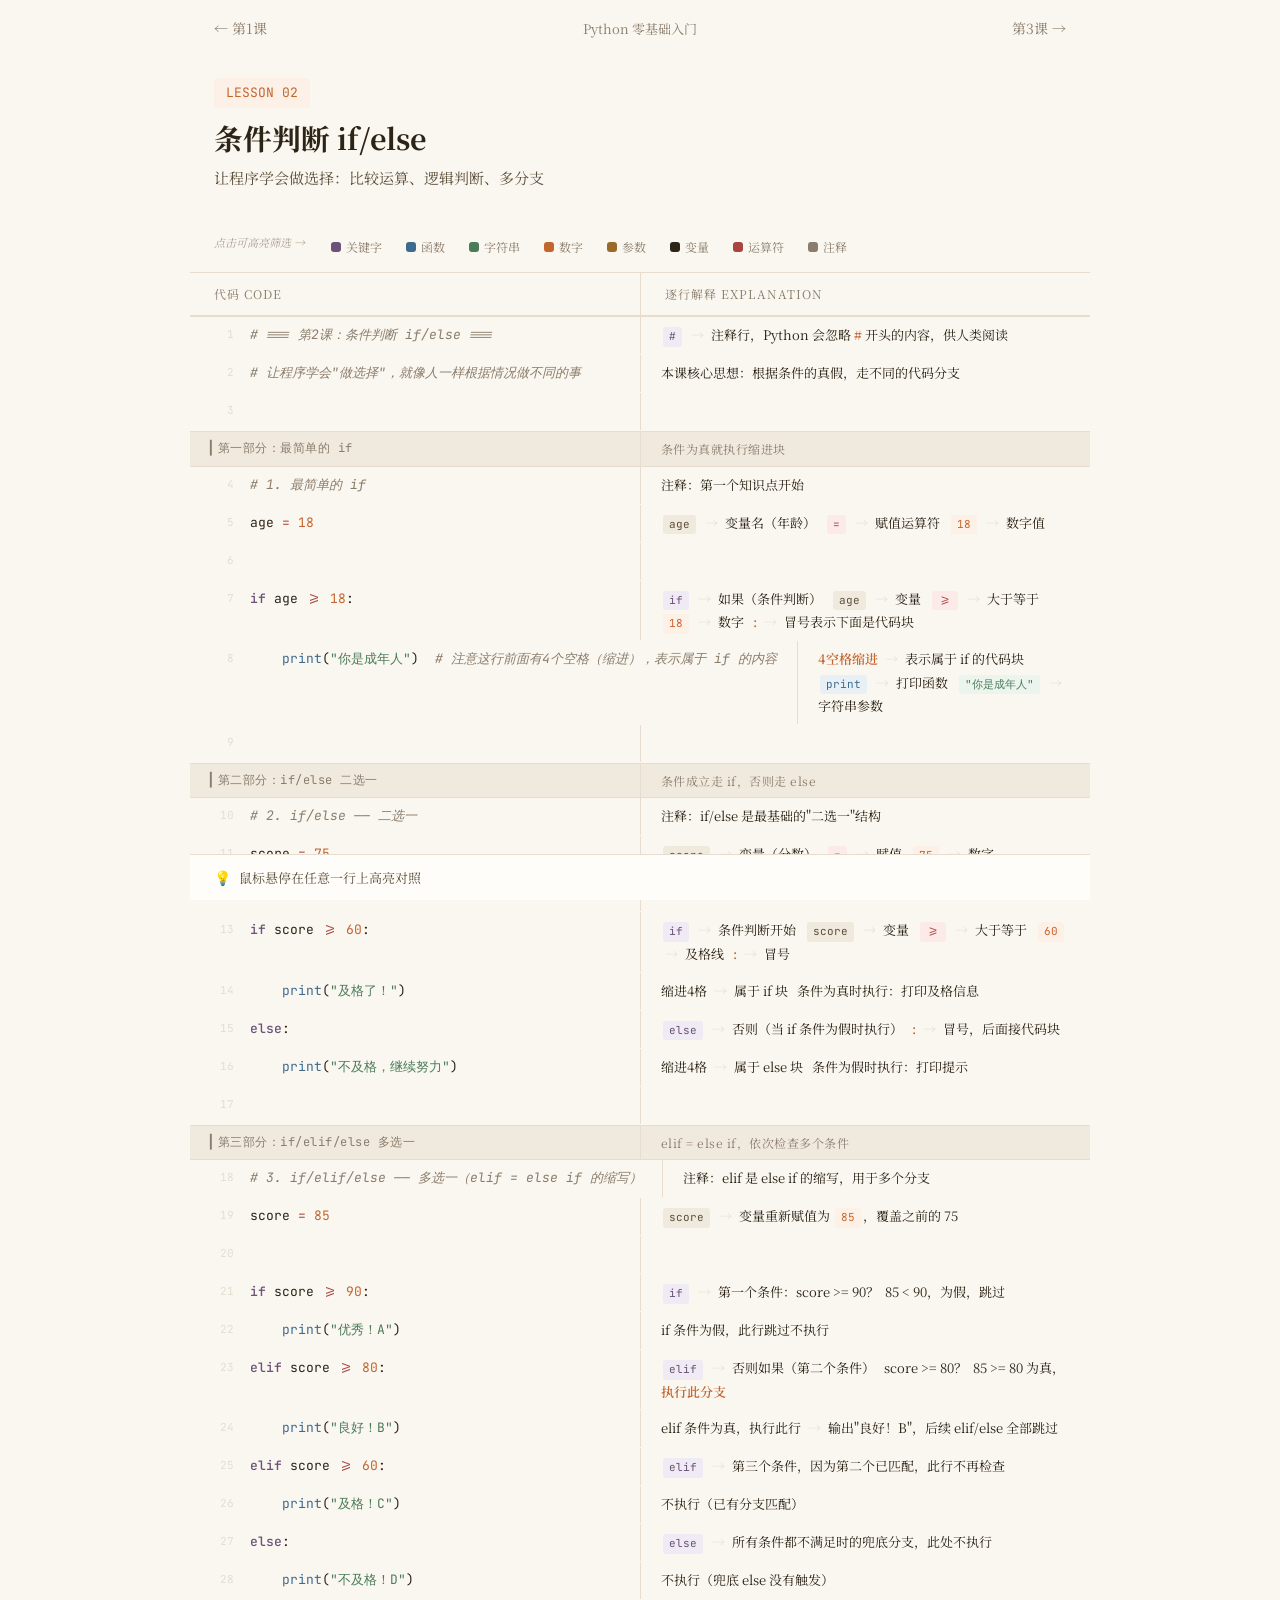
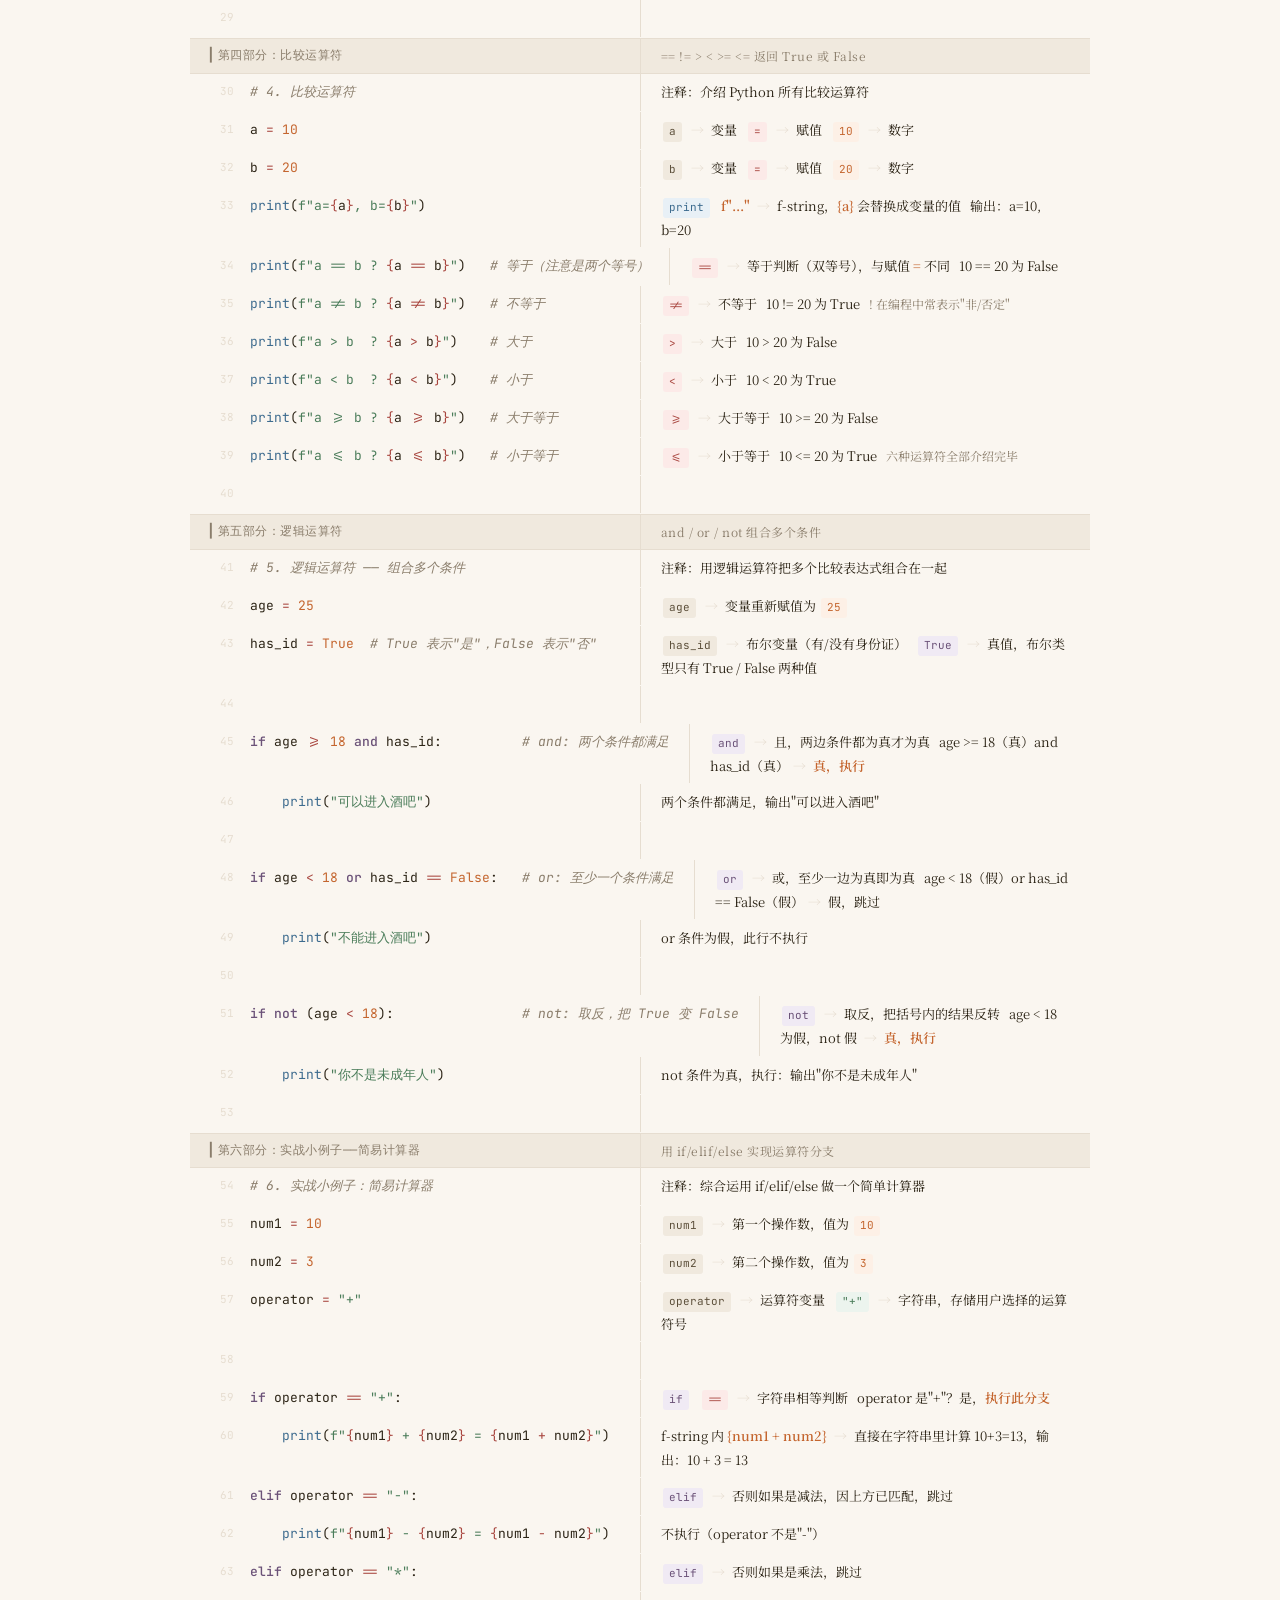
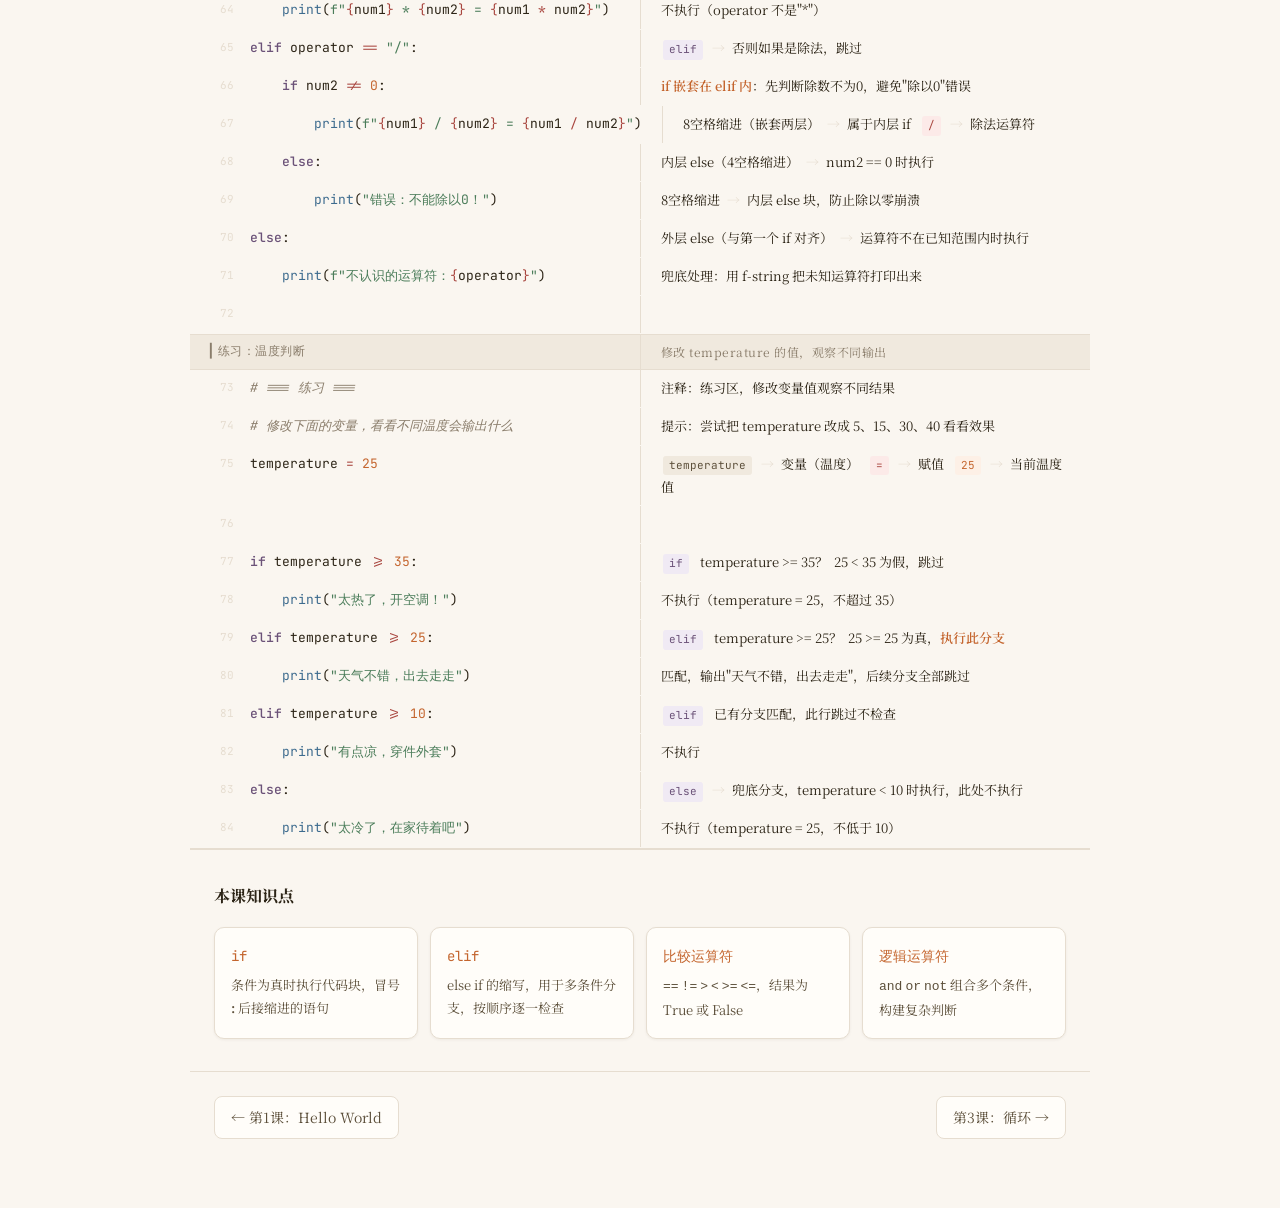
<file: python-basics/lesson-02.html>
<!DOCTYPE html>
<html lang="zh-CN">
<head>
<meta charset="UTF-8">
<meta name="viewport" content="width=device-width, initial-scale=1.0">
<title>第2课：条件判断 if/else | Python 零基础</title>
<link rel="stylesheet" href="styles.css">
</head>
<body>
<nav class="topnav">
  <a href="lesson-01.html">← 第1课</a>
  <a href="../index.html" class="nav-center">Python 零基础入门</a>
  <a href="lesson-03.html">第3课 →</a>
</nav>
<div class="lesson-header">
  <span class="lesson-number">LESSON 02</span>
  <h1>条件判断 if/else</h1>
  <p class="desc">让程序学会做选择：比较运算、逻辑判断、多分支</p>
</div>
<div class="legend">
  <span class="legend-hint">点击可高亮筛选 →</span>
  <div class="legend-item"><span class="legend-dot" style="background:var(--purple)"></span> 关键字</div>
  <div class="legend-item"><span class="legend-dot" style="background:var(--blue)"></span> 函数</div>
  <div class="legend-item"><span class="legend-dot" style="background:var(--green)"></span> 字符串</div>
  <div class="legend-item"><span class="legend-dot" style="background:var(--accent)"></span> 数字</div>
  <div class="legend-item"><span class="legend-dot" style="background:#9a6b28"></span> 参数</div>
  <div class="legend-item"><span class="legend-dot" style="background:var(--ink)"></span> 变量</div>
  <div class="legend-item"><span class="legend-dot" style="background:var(--red)"></span> 运算符</div>
  <div class="legend-item"><span class="legend-dot" style="background:var(--ink-lighter)"></span> 注释</div>
</div>
<div class="col-headers">
  <div class="col-header">代码 CODE</div>
  <div class="col-header">逐行解释 EXPLANATION</div>
</div>
<div class="lines">

  <!-- 文件头注释 -->
  <div class="line-pair">
    <div class="code-side">
      <span class="line-num">1</span>
      <span class="line-code"><span class="cm"># === 第2课：条件判断 if/else ===</span></span>
    </div>
    <div class="explain-side">
      <span class="line-explain"><span class="tag tag-kw">#</span> <span class="arrow">→</span> 注释行，Python 会忽略 <span class="highlight">#</span> 开头的内容，供人类阅读</span>
    </div>
  </div>

  <div class="line-pair">
    <div class="code-side">
      <span class="line-num">2</span>
      <span class="line-code"><span class="cm"># 让程序学会"做选择"，就像人一样根据情况做不同的事</span></span>
    </div>
    <div class="explain-side">
      <span class="line-explain">本课核心思想：根据条件的真假，走不同的代码分支</span>
    </div>
  </div>

  <!-- 空行 -->
  <div class="line-pair">
    <div class="code-side"><span class="line-num">3</span><span class="line-code"> </span></div>
    <div class="explain-side"><span class="line-explain"> </span></div>
  </div>

  <!-- 第一部分 -->
  <div class="line-pair section-row">
    <div class="code-side"><span class="section-label">▎第一部分：最简单的 if</span></div>
    <div class="explain-side"><span class="section-label">条件为真就执行缩进块</span></div>
  </div>

  <div class="line-pair">
    <div class="code-side">
      <span class="line-num">4</span>
      <span class="line-code"><span class="cm"># 1. 最简单的 if</span></span>
    </div>
    <div class="explain-side">
      <span class="line-explain">注释：第一个知识点开始</span>
    </div>
  </div>

  <div class="line-pair">
    <div class="code-side">
      <span class="line-num">5</span>
      <span class="line-code"><span class="vr">age</span> <span class="op">=</span> <span class="nm">18</span></span>
    </div>
    <div class="explain-side">
      <span class="line-explain"><span class="tag tag-vr">age</span> <span class="arrow">→</span> 变量名（年龄） &nbsp; <span class="tag tag-op">=</span> <span class="arrow">→</span> 赋值运算符 &nbsp; <span class="tag tag-nm">18</span> <span class="arrow">→</span> 数字值</span>
    </div>
  </div>

  <!-- 空行 -->
  <div class="line-pair">
    <div class="code-side"><span class="line-num">6</span><span class="line-code"> </span></div>
    <div class="explain-side"><span class="line-explain"> </span></div>
  </div>

  <div class="line-pair">
    <div class="code-side">
      <span class="line-num">7</span>
      <span class="line-code"><span class="kw">if</span> <span class="vr">age</span> <span class="op">&gt;=</span> <span class="nm">18</span>:</span>
    </div>
    <div class="explain-side">
      <span class="line-explain"><span class="tag tag-kw">if</span> <span class="arrow">→</span> 如果（条件判断） &nbsp; <span class="tag tag-vr">age</span> <span class="arrow">→</span> 变量 &nbsp; <span class="tag tag-op">&gt;=</span> <span class="arrow">→</span> 大于等于 &nbsp; <span class="tag tag-nm">18</span> <span class="arrow">→</span> 数字 &nbsp; <span class="highlight">:</span> <span class="arrow">→</span> 冒号表示下面是代码块</span>
    </div>
  </div>

  <div class="line-pair">
    <div class="code-side">
      <span class="line-num">8</span>
      <span class="line-code">    <span class="fn">print</span>(<span class="st">"你是成年人"</span>)  <span class="cm"># 注意这行前面有4个空格（缩进），表示属于 if 的内容</span></span>
    </div>
    <div class="explain-side">
      <span class="line-explain"><span class="highlight">4空格缩进</span> <span class="arrow">→</span> 表示属于 if 的代码块 &nbsp; <span class="tag tag-fn">print</span> <span class="arrow">→</span> 打印函数 &nbsp; <span class="tag tag-st">"你是成年人"</span> <span class="arrow">→</span> 字符串参数</span>
    </div>
  </div>

  <!-- 空行 -->
  <div class="line-pair">
    <div class="code-side"><span class="line-num">9</span><span class="line-code"> </span></div>
    <div class="explain-side"><span class="line-explain"> </span></div>
  </div>

  <!-- 第二部分 -->
  <div class="line-pair section-row">
    <div class="code-side"><span class="section-label">▎第二部分：if/else 二选一</span></div>
    <div class="explain-side"><span class="section-label">条件成立走 if，否则走 else</span></div>
  </div>

  <div class="line-pair">
    <div class="code-side">
      <span class="line-num">10</span>
      <span class="line-code"><span class="cm"># 2. if/else —— 二选一</span></span>
    </div>
    <div class="explain-side">
      <span class="line-explain">注释：if/else 是最基础的"二选一"结构</span>
    </div>
  </div>

  <div class="line-pair">
    <div class="code-side">
      <span class="line-num">11</span>
      <span class="line-code"><span class="vr">score</span> <span class="op">=</span> <span class="nm">75</span></span>
    </div>
    <div class="explain-side">
      <span class="line-explain"><span class="tag tag-vr">score</span> <span class="arrow">→</span> 变量（分数） &nbsp; <span class="tag tag-op">=</span> <span class="arrow">→</span> 赋值 &nbsp; <span class="tag tag-nm">75</span> <span class="arrow">→</span> 数字</span>
    </div>
  </div>

  <!-- 空行 -->
  <div class="line-pair">
    <div class="code-side"><span class="line-num">12</span><span class="line-code"> </span></div>
    <div class="explain-side"><span class="line-explain"> </span></div>
  </div>

  <div class="line-pair">
    <div class="code-side">
      <span class="line-num">13</span>
      <span class="line-code"><span class="kw">if</span> <span class="vr">score</span> <span class="op">&gt;=</span> <span class="nm">60</span>:</span>
    </div>
    <div class="explain-side">
      <span class="line-explain"><span class="tag tag-kw">if</span> <span class="arrow">→</span> 条件判断开始 &nbsp; <span class="tag tag-vr">score</span> <span class="arrow">→</span> 变量 &nbsp; <span class="tag tag-op">&gt;=</span> <span class="arrow">→</span> 大于等于 &nbsp; <span class="tag tag-nm">60</span> <span class="arrow">→</span> 及格线 &nbsp; <span class="highlight">:</span> <span class="arrow">→</span> 冒号</span>
    </div>
  </div>

  <div class="line-pair">
    <div class="code-side">
      <span class="line-num">14</span>
      <span class="line-code">    <span class="fn">print</span>(<span class="st">"及格了！"</span>)</span>
    </div>
    <div class="explain-side">
      <span class="line-explain">缩进4格 <span class="arrow">→</span> 属于 if 块 &nbsp; 条件为真时执行：打印及格信息</span>
    </div>
  </div>

  <div class="line-pair">
    <div class="code-side">
      <span class="line-num">15</span>
      <span class="line-code"><span class="kw">else</span>:</span>
    </div>
    <div class="explain-side">
      <span class="line-explain"><span class="tag tag-kw">else</span> <span class="arrow">→</span> 否则（当 if 条件为假时执行） &nbsp; <span class="highlight">:</span> <span class="arrow">→</span> 冒号，后面接代码块</span>
    </div>
  </div>

  <div class="line-pair">
    <div class="code-side">
      <span class="line-num">16</span>
      <span class="line-code">    <span class="fn">print</span>(<span class="st">"不及格，继续努力"</span>)</span>
    </div>
    <div class="explain-side">
      <span class="line-explain">缩进4格 <span class="arrow">→</span> 属于 else 块 &nbsp; 条件为假时执行：打印提示</span>
    </div>
  </div>

  <!-- 空行 -->
  <div class="line-pair">
    <div class="code-side"><span class="line-num">17</span><span class="line-code"> </span></div>
    <div class="explain-side"><span class="line-explain"> </span></div>
  </div>

  <!-- 第三部分 -->
  <div class="line-pair section-row">
    <div class="code-side"><span class="section-label">▎第三部分：if/elif/else 多选一</span></div>
    <div class="explain-side"><span class="section-label">elif = else if，依次检查多个条件</span></div>
  </div>

  <div class="line-pair">
    <div class="code-side">
      <span class="line-num">18</span>
      <span class="line-code"><span class="cm"># 3. if/elif/else —— 多选一（elif = else if 的缩写）</span></span>
    </div>
    <div class="explain-side">
      <span class="line-explain">注释：elif 是 else if 的缩写，用于多个分支</span>
    </div>
  </div>

  <div class="line-pair">
    <div class="code-side">
      <span class="line-num">19</span>
      <span class="line-code"><span class="vr">score</span> <span class="op">=</span> <span class="nm">85</span></span>
    </div>
    <div class="explain-side">
      <span class="line-explain"><span class="tag tag-vr">score</span> <span class="arrow">→</span> 变量重新赋值为 <span class="tag tag-nm">85</span>，覆盖之前的 75</span>
    </div>
  </div>

  <!-- 空行 -->
  <div class="line-pair">
    <div class="code-side"><span class="line-num">20</span><span class="line-code"> </span></div>
    <div class="explain-side"><span class="line-explain"> </span></div>
  </div>

  <div class="line-pair">
    <div class="code-side">
      <span class="line-num">21</span>
      <span class="line-code"><span class="kw">if</span> <span class="vr">score</span> <span class="op">&gt;=</span> <span class="nm">90</span>:</span>
    </div>
    <div class="explain-side">
      <span class="line-explain"><span class="tag tag-kw">if</span> <span class="arrow">→</span> 第一个条件：score &gt;= 90？&nbsp; 85 &lt; 90，为假，跳过</span>
    </div>
  </div>

  <div class="line-pair">
    <div class="code-side">
      <span class="line-num">22</span>
      <span class="line-code">    <span class="fn">print</span>(<span class="st">"优秀！A"</span>)</span>
    </div>
    <div class="explain-side">
      <span class="line-explain">if 条件为假，此行跳过不执行</span>
    </div>
  </div>

  <div class="line-pair">
    <div class="code-side">
      <span class="line-num">23</span>
      <span class="line-code"><span class="kw">elif</span> <span class="vr">score</span> <span class="op">&gt;=</span> <span class="nm">80</span>:</span>
    </div>
    <div class="explain-side">
      <span class="line-explain"><span class="tag tag-kw">elif</span> <span class="arrow">→</span> 否则如果（第二个条件） &nbsp; score &gt;= 80？&nbsp; 85 &gt;= 80 为真，<span class="highlight">执行此分支</span></span>
    </div>
  </div>

  <div class="line-pair">
    <div class="code-side">
      <span class="line-num">24</span>
      <span class="line-code">    <span class="fn">print</span>(<span class="st">"良好！B"</span>)</span>
    </div>
    <div class="explain-side">
      <span class="line-explain">elif 条件为真，执行此行 <span class="arrow">→</span> 输出"良好！B"，后续 elif/else 全部跳过</span>
    </div>
  </div>

  <div class="line-pair">
    <div class="code-side">
      <span class="line-num">25</span>
      <span class="line-code"><span class="kw">elif</span> <span class="vr">score</span> <span class="op">&gt;=</span> <span class="nm">60</span>:</span>
    </div>
    <div class="explain-side">
      <span class="line-explain"><span class="tag tag-kw">elif</span> <span class="arrow">→</span> 第三个条件，因为第二个已匹配，此行不再检查</span>
    </div>
  </div>

  <div class="line-pair">
    <div class="code-side">
      <span class="line-num">26</span>
      <span class="line-code">    <span class="fn">print</span>(<span class="st">"及格！C"</span>)</span>
    </div>
    <div class="explain-side">
      <span class="line-explain">不执行（已有分支匹配）</span>
    </div>
  </div>

  <div class="line-pair">
    <div class="code-side">
      <span class="line-num">27</span>
      <span class="line-code"><span class="kw">else</span>:</span>
    </div>
    <div class="explain-side">
      <span class="line-explain"><span class="tag tag-kw">else</span> <span class="arrow">→</span> 所有条件都不满足时的兜底分支，此处不执行</span>
    </div>
  </div>

  <div class="line-pair">
    <div class="code-side">
      <span class="line-num">28</span>
      <span class="line-code">    <span class="fn">print</span>(<span class="st">"不及格！D"</span>)</span>
    </div>
    <div class="explain-side">
      <span class="line-explain">不执行（兜底 else 没有触发）</span>
    </div>
  </div>

  <!-- 空行 -->
  <div class="line-pair">
    <div class="code-side"><span class="line-num">29</span><span class="line-code"> </span></div>
    <div class="explain-side"><span class="line-explain"> </span></div>
  </div>

  <!-- 第四部分 -->
  <div class="line-pair section-row">
    <div class="code-side"><span class="section-label">▎第四部分：比较运算符</span></div>
    <div class="explain-side"><span class="section-label">== != &gt; &lt; &gt;= &lt;= 返回 True 或 False</span></div>
  </div>

  <div class="line-pair">
    <div class="code-side">
      <span class="line-num">30</span>
      <span class="line-code"><span class="cm"># 4. 比较运算符</span></span>
    </div>
    <div class="explain-side">
      <span class="line-explain">注释：介绍 Python 所有比较运算符</span>
    </div>
  </div>

  <div class="line-pair">
    <div class="code-side">
      <span class="line-num">31</span>
      <span class="line-code"><span class="vr">a</span> <span class="op">=</span> <span class="nm">10</span></span>
    </div>
    <div class="explain-side">
      <span class="line-explain"><span class="tag tag-vr">a</span> <span class="arrow">→</span> 变量 &nbsp; <span class="tag tag-op">=</span> <span class="arrow">→</span> 赋值 &nbsp; <span class="tag tag-nm">10</span> <span class="arrow">→</span> 数字</span>
    </div>
  </div>

  <div class="line-pair">
    <div class="code-side">
      <span class="line-num">32</span>
      <span class="line-code"><span class="vr">b</span> <span class="op">=</span> <span class="nm">20</span></span>
    </div>
    <div class="explain-side">
      <span class="line-explain"><span class="tag tag-vr">b</span> <span class="arrow">→</span> 变量 &nbsp; <span class="tag tag-op">=</span> <span class="arrow">→</span> 赋值 &nbsp; <span class="tag tag-nm">20</span> <span class="arrow">→</span> 数字</span>
    </div>
  </div>

  <div class="line-pair">
    <div class="code-side">
      <span class="line-num">33</span>
      <span class="line-code"><span class="fn">print</span>(<span class="st">f"a=<span class="op">{</span><span class="vr">a</span><span class="op">}</span>, b=<span class="op">{</span><span class="vr">b</span><span class="op">}</span>"</span>)</span>
    </div>
    <div class="explain-side">
      <span class="line-explain"><span class="tag tag-fn">print</span> &nbsp; <span class="highlight">f"..."</span> <span class="arrow">→</span> f-string，<span class="highlight">{a}</span> 会替换成变量的值 &nbsp; 输出：a=10, b=20</span>
    </div>
  </div>

  <div class="line-pair">
    <div class="code-side">
      <span class="line-num">34</span>
      <span class="line-code"><span class="fn">print</span>(<span class="st">f"a == b ? <span class="op">{</span><span class="vr">a</span> <span class="op">==</span> <span class="vr">b</span><span class="op">}</span>"</span>)   <span class="cm"># 等于（注意是两个等号）</span></span>
    </div>
    <div class="explain-side">
      <span class="line-explain"><span class="tag tag-op">==</span> <span class="arrow">→</span> 等于判断（双等号），与赋值 <span class="highlight">=</span> 不同 &nbsp; 10 == 20 为 False</span>
    </div>
  </div>

  <div class="line-pair">
    <div class="code-side">
      <span class="line-num">35</span>
      <span class="line-code"><span class="fn">print</span>(<span class="st">f"a != b ? <span class="op">{</span><span class="vr">a</span> <span class="op">!=</span> <span class="vr">b</span><span class="op">}</span>"</span>)   <span class="cm"># 不等于</span></span>
    </div>
    <div class="explain-side">
      <span class="line-explain"><span class="tag tag-op">!=</span> <span class="arrow">→</span> 不等于 &nbsp; 10 != 20 为 True &nbsp; <span class="note">! 在编程中常表示"非/否定"</span></span>
    </div>
  </div>

  <div class="line-pair">
    <div class="code-side">
      <span class="line-num">36</span>
      <span class="line-code"><span class="fn">print</span>(<span class="st">f"a &gt; b  ? <span class="op">{</span><span class="vr">a</span> <span class="op">&gt;</span> <span class="vr">b</span><span class="op">}</span>"</span>)    <span class="cm"># 大于</span></span>
    </div>
    <div class="explain-side">
      <span class="line-explain"><span class="tag tag-op">&gt;</span> <span class="arrow">→</span> 大于 &nbsp; 10 &gt; 20 为 False</span>
    </div>
  </div>

  <div class="line-pair">
    <div class="code-side">
      <span class="line-num">37</span>
      <span class="line-code"><span class="fn">print</span>(<span class="st">f"a &lt; b  ? <span class="op">{</span><span class="vr">a</span> <span class="op">&lt;</span> <span class="vr">b</span><span class="op">}</span>"</span>)    <span class="cm"># 小于</span></span>
    </div>
    <div class="explain-side">
      <span class="line-explain"><span class="tag tag-op">&lt;</span> <span class="arrow">→</span> 小于 &nbsp; 10 &lt; 20 为 True</span>
    </div>
  </div>

  <div class="line-pair">
    <div class="code-side">
      <span class="line-num">38</span>
      <span class="line-code"><span class="fn">print</span>(<span class="st">f"a &gt;= b ? <span class="op">{</span><span class="vr">a</span> <span class="op">&gt;=</span> <span class="vr">b</span><span class="op">}</span>"</span>)   <span class="cm"># 大于等于</span></span>
    </div>
    <div class="explain-side">
      <span class="line-explain"><span class="tag tag-op">&gt;=</span> <span class="arrow">→</span> 大于等于 &nbsp; 10 &gt;= 20 为 False</span>
    </div>
  </div>

  <div class="line-pair">
    <div class="code-side">
      <span class="line-num">39</span>
      <span class="line-code"><span class="fn">print</span>(<span class="st">f"a &lt;= b ? <span class="op">{</span><span class="vr">a</span> <span class="op">&lt;=</span> <span class="vr">b</span><span class="op">}</span>"</span>)   <span class="cm"># 小于等于</span></span>
    </div>
    <div class="explain-side">
      <span class="line-explain"><span class="tag tag-op">&lt;=</span> <span class="arrow">→</span> 小于等于 &nbsp; 10 &lt;= 20 为 True &nbsp; <span class="note">六种运算符全部介绍完毕</span></span>
    </div>
  </div>

  <!-- 空行 -->
  <div class="line-pair">
    <div class="code-side"><span class="line-num">40</span><span class="line-code"> </span></div>
    <div class="explain-side"><span class="line-explain"> </span></div>
  </div>

  <!-- 第五部分 -->
  <div class="line-pair section-row">
    <div class="code-side"><span class="section-label">▎第五部分：逻辑运算符</span></div>
    <div class="explain-side"><span class="section-label">and / or / not 组合多个条件</span></div>
  </div>

  <div class="line-pair">
    <div class="code-side">
      <span class="line-num">41</span>
      <span class="line-code"><span class="cm"># 5. 逻辑运算符 —— 组合多个条件</span></span>
    </div>
    <div class="explain-side">
      <span class="line-explain">注释：用逻辑运算符把多个比较表达式组合在一起</span>
    </div>
  </div>

  <div class="line-pair">
    <div class="code-side">
      <span class="line-num">42</span>
      <span class="line-code"><span class="vr">age</span> <span class="op">=</span> <span class="nm">25</span></span>
    </div>
    <div class="explain-side">
      <span class="line-explain"><span class="tag tag-vr">age</span> <span class="arrow">→</span> 变量重新赋值为 <span class="tag tag-nm">25</span></span>
    </div>
  </div>

  <div class="line-pair">
    <div class="code-side">
      <span class="line-num">43</span>
      <span class="line-code"><span class="vr">has_id</span> <span class="op">=</span> <span class="bl">True</span>  <span class="cm"># True 表示"是"，False 表示"否"</span></span>
    </div>
    <div class="explain-side">
      <span class="line-explain"><span class="tag tag-vr">has_id</span> <span class="arrow">→</span> 布尔变量（有/没有身份证） &nbsp; <span class="tag tag-kw">True</span> <span class="arrow">→</span> 真值，布尔类型只有 True / False 两种值</span>
    </div>
  </div>

  <!-- 空行 -->
  <div class="line-pair">
    <div class="code-side"><span class="line-num">44</span><span class="line-code"> </span></div>
    <div class="explain-side"><span class="line-explain"> </span></div>
  </div>

  <div class="line-pair">
    <div class="code-side">
      <span class="line-num">45</span>
      <span class="line-code"><span class="kw">if</span> <span class="vr">age</span> <span class="op">&gt;=</span> <span class="nm">18</span> <span class="kw">and</span> <span class="vr">has_id</span>:          <span class="cm"># and: 两个条件都满足</span></span>
    </div>
    <div class="explain-side">
      <span class="line-explain"><span class="tag tag-kw">and</span> <span class="arrow">→</span> 且，两边条件都为真才为真 &nbsp; age &gt;= 18（真）and has_id（真）<span class="arrow">→</span> <span class="highlight">真，执行</span></span>
    </div>
  </div>

  <div class="line-pair">
    <div class="code-side">
      <span class="line-num">46</span>
      <span class="line-code">    <span class="fn">print</span>(<span class="st">"可以进入酒吧"</span>)</span>
    </div>
    <div class="explain-side">
      <span class="line-explain">两个条件都满足，输出"可以进入酒吧"</span>
    </div>
  </div>

  <!-- 空行 -->
  <div class="line-pair">
    <div class="code-side"><span class="line-num">47</span><span class="line-code"> </span></div>
    <div class="explain-side"><span class="line-explain"> </span></div>
  </div>

  <div class="line-pair">
    <div class="code-side">
      <span class="line-num">48</span>
      <span class="line-code"><span class="kw">if</span> <span class="vr">age</span> <span class="op">&lt;</span> <span class="nm">18</span> <span class="kw">or</span> <span class="vr">has_id</span> <span class="op">==</span> <span class="bl">False</span>:   <span class="cm"># or: 至少一个条件满足</span></span>
    </div>
    <div class="explain-side">
      <span class="line-explain"><span class="tag tag-kw">or</span> <span class="arrow">→</span> 或，至少一边为真即为真 &nbsp; age &lt; 18（假）or has_id == False（假）<span class="arrow">→</span> 假，跳过</span>
    </div>
  </div>

  <div class="line-pair">
    <div class="code-side">
      <span class="line-num">49</span>
      <span class="line-code">    <span class="fn">print</span>(<span class="st">"不能进入酒吧"</span>)</span>
    </div>
    <div class="explain-side">
      <span class="line-explain">or 条件为假，此行不执行</span>
    </div>
  </div>

  <!-- 空行 -->
  <div class="line-pair">
    <div class="code-side"><span class="line-num">50</span><span class="line-code"> </span></div>
    <div class="explain-side"><span class="line-explain"> </span></div>
  </div>

  <div class="line-pair">
    <div class="code-side">
      <span class="line-num">51</span>
      <span class="line-code"><span class="kw">if</span> <span class="kw">not</span> (<span class="vr">age</span> <span class="op">&lt;</span> <span class="nm">18</span>):                <span class="cm"># not: 取反，把 True 变 False</span></span>
    </div>
    <div class="explain-side">
      <span class="line-explain"><span class="tag tag-kw">not</span> <span class="arrow">→</span> 取反，把括号内的结果反转 &nbsp; age &lt; 18 为假，not 假 <span class="arrow">→</span> <span class="highlight">真，执行</span></span>
    </div>
  </div>

  <div class="line-pair">
    <div class="code-side">
      <span class="line-num">52</span>
      <span class="line-code">    <span class="fn">print</span>(<span class="st">"你不是未成年人"</span>)</span>
    </div>
    <div class="explain-side">
      <span class="line-explain">not 条件为真，执行：输出"你不是未成年人"</span>
    </div>
  </div>

  <!-- 空行 -->
  <div class="line-pair">
    <div class="code-side"><span class="line-num">53</span><span class="line-code"> </span></div>
    <div class="explain-side"><span class="line-explain"> </span></div>
  </div>

  <!-- 第六部分 -->
  <div class="line-pair section-row">
    <div class="code-side"><span class="section-label">▎第六部分：实战小例子——简易计算器</span></div>
    <div class="explain-side"><span class="section-label">用 if/elif/else 实现运算符分支</span></div>
  </div>

  <div class="line-pair">
    <div class="code-side">
      <span class="line-num">54</span>
      <span class="line-code"><span class="cm"># 6. 实战小例子：简易计算器</span></span>
    </div>
    <div class="explain-side">
      <span class="line-explain">注释：综合运用 if/elif/else 做一个简单计算器</span>
    </div>
  </div>

  <div class="line-pair">
    <div class="code-side">
      <span class="line-num">55</span>
      <span class="line-code"><span class="vr">num1</span> <span class="op">=</span> <span class="nm">10</span></span>
    </div>
    <div class="explain-side">
      <span class="line-explain"><span class="tag tag-vr">num1</span> <span class="arrow">→</span> 第一个操作数，值为 <span class="tag tag-nm">10</span></span>
    </div>
  </div>

  <div class="line-pair">
    <div class="code-side">
      <span class="line-num">56</span>
      <span class="line-code"><span class="vr">num2</span> <span class="op">=</span> <span class="nm">3</span></span>
    </div>
    <div class="explain-side">
      <span class="line-explain"><span class="tag tag-vr">num2</span> <span class="arrow">→</span> 第二个操作数，值为 <span class="tag tag-nm">3</span></span>
    </div>
  </div>

  <div class="line-pair">
    <div class="code-side">
      <span class="line-num">57</span>
      <span class="line-code"><span class="vr">operator</span> <span class="op">=</span> <span class="st">"+"</span></span>
    </div>
    <div class="explain-side">
      <span class="line-explain"><span class="tag tag-vr">operator</span> <span class="arrow">→</span> 运算符变量 &nbsp; <span class="tag tag-st">"+"</span> <span class="arrow">→</span> 字符串，存储用户选择的运算符号</span>
    </div>
  </div>

  <!-- 空行 -->
  <div class="line-pair">
    <div class="code-side"><span class="line-num">58</span><span class="line-code"> </span></div>
    <div class="explain-side"><span class="line-explain"> </span></div>
  </div>

  <div class="line-pair">
    <div class="code-side">
      <span class="line-num">59</span>
      <span class="line-code"><span class="kw">if</span> <span class="vr">operator</span> <span class="op">==</span> <span class="st">"+"</span>:</span>
    </div>
    <div class="explain-side">
      <span class="line-explain"><span class="tag tag-kw">if</span> &nbsp; <span class="tag tag-op">==</span> <span class="arrow">→</span> 字符串相等判断 &nbsp; operator 是"+"？是，<span class="highlight">执行此分支</span></span>
    </div>
  </div>

  <div class="line-pair">
    <div class="code-side">
      <span class="line-num">60</span>
      <span class="line-code">    <span class="fn">print</span>(<span class="st">f"<span class="op">{</span><span class="vr">num1</span><span class="op">}</span> + <span class="op">{</span><span class="vr">num2</span><span class="op">}</span> = <span class="op">{</span><span class="vr">num1</span> <span class="op">+</span> <span class="vr">num2</span><span class="op">}</span>"</span>)</span>
    </div>
    <div class="explain-side">
      <span class="line-explain">f-string 内 <span class="highlight">{num1 + num2}</span> <span class="arrow">→</span> 直接在字符串里计算 10+3=13，输出：10 + 3 = 13</span>
    </div>
  </div>

  <div class="line-pair">
    <div class="code-side">
      <span class="line-num">61</span>
      <span class="line-code"><span class="kw">elif</span> <span class="vr">operator</span> <span class="op">==</span> <span class="st">"-"</span>:</span>
    </div>
    <div class="explain-side">
      <span class="line-explain"><span class="tag tag-kw">elif</span> <span class="arrow">→</span> 否则如果是减法，因上方已匹配，跳过</span>
    </div>
  </div>

  <div class="line-pair">
    <div class="code-side">
      <span class="line-num">62</span>
      <span class="line-code">    <span class="fn">print</span>(<span class="st">f"<span class="op">{</span><span class="vr">num1</span><span class="op">}</span> - <span class="op">{</span><span class="vr">num2</span><span class="op">}</span> = <span class="op">{</span><span class="vr">num1</span> <span class="op">-</span> <span class="vr">num2</span><span class="op">}</span>"</span>)</span>
    </div>
    <div class="explain-side">
      <span class="line-explain">不执行（operator 不是"-"）</span>
    </div>
  </div>

  <div class="line-pair">
    <div class="code-side">
      <span class="line-num">63</span>
      <span class="line-code"><span class="kw">elif</span> <span class="vr">operator</span> <span class="op">==</span> <span class="st">"*"</span>:</span>
    </div>
    <div class="explain-side">
      <span class="line-explain"><span class="tag tag-kw">elif</span> <span class="arrow">→</span> 否则如果是乘法，跳过</span>
    </div>
  </div>

  <div class="line-pair">
    <div class="code-side">
      <span class="line-num">64</span>
      <span class="line-code">    <span class="fn">print</span>(<span class="st">f"<span class="op">{</span><span class="vr">num1</span><span class="op">}</span> * <span class="op">{</span><span class="vr">num2</span><span class="op">}</span> = <span class="op">{</span><span class="vr">num1</span> <span class="op">*</span> <span class="vr">num2</span><span class="op">}</span>"</span>)</span>
    </div>
    <div class="explain-side">
      <span class="line-explain">不执行（operator 不是"*"）</span>
    </div>
  </div>

  <div class="line-pair">
    <div class="code-side">
      <span class="line-num">65</span>
      <span class="line-code"><span class="kw">elif</span> <span class="vr">operator</span> <span class="op">==</span> <span class="st">"/"</span>:</span>
    </div>
    <div class="explain-side">
      <span class="line-explain"><span class="tag tag-kw">elif</span> <span class="arrow">→</span> 否则如果是除法，跳过</span>
    </div>
  </div>

  <div class="line-pair">
    <div class="code-side">
      <span class="line-num">66</span>
      <span class="line-code">    <span class="kw">if</span> <span class="vr">num2</span> <span class="op">!=</span> <span class="nm">0</span>:</span>
    </div>
    <div class="explain-side">
      <span class="line-explain"><span class="highlight">if 嵌套在 elif 内</span>：先判断除数不为0，避免"除以0"错误</span>
    </div>
  </div>

  <div class="line-pair">
    <div class="code-side">
      <span class="line-num">67</span>
      <span class="line-code">        <span class="fn">print</span>(<span class="st">f"<span class="op">{</span><span class="vr">num1</span><span class="op">}</span> / <span class="op">{</span><span class="vr">num2</span><span class="op">}</span> = <span class="op">{</span><span class="vr">num1</span> <span class="op">/</span> <span class="vr">num2</span><span class="op">}</span>"</span>)</span>
    </div>
    <div class="explain-side">
      <span class="line-explain">8空格缩进（嵌套两层） <span class="arrow">→</span> 属于内层 if &nbsp; <span class="tag tag-op">/</span> <span class="arrow">→</span> 除法运算符</span>
    </div>
  </div>

  <div class="line-pair">
    <div class="code-side">
      <span class="line-num">68</span>
      <span class="line-code">    <span class="kw">else</span>:</span>
    </div>
    <div class="explain-side">
      <span class="line-explain">内层 else（4空格缩进） <span class="arrow">→</span> num2 == 0 时执行</span>
    </div>
  </div>

  <div class="line-pair">
    <div class="code-side">
      <span class="line-num">69</span>
      <span class="line-code">        <span class="fn">print</span>(<span class="st">"错误：不能除以0！"</span>)</span>
    </div>
    <div class="explain-side">
      <span class="line-explain">8空格缩进 <span class="arrow">→</span> 内层 else 块，防止除以零崩溃</span>
    </div>
  </div>

  <div class="line-pair">
    <div class="code-side">
      <span class="line-num">70</span>
      <span class="line-code"><span class="kw">else</span>:</span>
    </div>
    <div class="explain-side">
      <span class="line-explain">外层 else（与第一个 if 对齐） <span class="arrow">→</span> 运算符不在已知范围内时执行</span>
    </div>
  </div>

  <div class="line-pair">
    <div class="code-side">
      <span class="line-num">71</span>
      <span class="line-code">    <span class="fn">print</span>(<span class="st">f"不认识的运算符：<span class="op">{</span><span class="vr">operator</span><span class="op">}</span>"</span>)</span>
    </div>
    <div class="explain-side">
      <span class="line-explain">兜底处理：用 f-string 把未知运算符打印出来</span>
    </div>
  </div>

  <!-- 空行 -->
  <div class="line-pair">
    <div class="code-side"><span class="line-num">72</span><span class="line-code"> </span></div>
    <div class="explain-side"><span class="line-explain"> </span></div>
  </div>

  <!-- 练习部分 -->
  <div class="line-pair section-row">
    <div class="code-side"><span class="section-label">▎练习：温度判断</span></div>
    <div class="explain-side"><span class="section-label">修改 temperature 的值，观察不同输出</span></div>
  </div>

  <div class="line-pair">
    <div class="code-side">
      <span class="line-num">73</span>
      <span class="line-code"><span class="cm"># === 练习 ===</span></span>
    </div>
    <div class="explain-side">
      <span class="line-explain">注释：练习区，修改变量值观察不同结果</span>
    </div>
  </div>

  <div class="line-pair">
    <div class="code-side">
      <span class="line-num">74</span>
      <span class="line-code"><span class="cm"># 修改下面的变量，看看不同温度会输出什么</span></span>
    </div>
    <div class="explain-side">
      <span class="line-explain">提示：尝试把 temperature 改成 5、15、30、40 看看效果</span>
    </div>
  </div>

  <div class="line-pair">
    <div class="code-side">
      <span class="line-num">75</span>
      <span class="line-code"><span class="vr">temperature</span> <span class="op">=</span> <span class="nm">25</span></span>
    </div>
    <div class="explain-side">
      <span class="line-explain"><span class="tag tag-vr">temperature</span> <span class="arrow">→</span> 变量（温度） &nbsp; <span class="tag tag-op">=</span> <span class="arrow">→</span> 赋值 &nbsp; <span class="tag tag-nm">25</span> <span class="arrow">→</span> 当前温度值</span>
    </div>
  </div>

  <!-- 空行 -->
  <div class="line-pair">
    <div class="code-side"><span class="line-num">76</span><span class="line-code"> </span></div>
    <div class="explain-side"><span class="line-explain"> </span></div>
  </div>

  <div class="line-pair">
    <div class="code-side">
      <span class="line-num">77</span>
      <span class="line-code"><span class="kw">if</span> <span class="vr">temperature</span> <span class="op">&gt;=</span> <span class="nm">35</span>:</span>
    </div>
    <div class="explain-side">
      <span class="line-explain"><span class="tag tag-kw">if</span> &nbsp; temperature &gt;= 35？&nbsp; 25 &lt; 35 为假，跳过</span>
    </div>
  </div>

  <div class="line-pair">
    <div class="code-side">
      <span class="line-num">78</span>
      <span class="line-code">    <span class="fn">print</span>(<span class="st">"太热了，开空调！"</span>)</span>
    </div>
    <div class="explain-side">
      <span class="line-explain">不执行（temperature = 25，不超过 35）</span>
    </div>
  </div>

  <div class="line-pair">
    <div class="code-side">
      <span class="line-num">79</span>
      <span class="line-code"><span class="kw">elif</span> <span class="vr">temperature</span> <span class="op">&gt;=</span> <span class="nm">25</span>:</span>
    </div>
    <div class="explain-side">
      <span class="line-explain"><span class="tag tag-kw">elif</span> &nbsp; temperature &gt;= 25？&nbsp; 25 &gt;= 25 为真，<span class="highlight">执行此分支</span></span>
    </div>
  </div>

  <div class="line-pair">
    <div class="code-side">
      <span class="line-num">80</span>
      <span class="line-code">    <span class="fn">print</span>(<span class="st">"天气不错，出去走走"</span>)</span>
    </div>
    <div class="explain-side">
      <span class="line-explain">匹配，输出"天气不错，出去走走"，后续分支全部跳过</span>
    </div>
  </div>

  <div class="line-pair">
    <div class="code-side">
      <span class="line-num">81</span>
      <span class="line-code"><span class="kw">elif</span> <span class="vr">temperature</span> <span class="op">&gt;=</span> <span class="nm">10</span>:</span>
    </div>
    <div class="explain-side">
      <span class="line-explain"><span class="tag tag-kw">elif</span> &nbsp; 已有分支匹配，此行跳过不检查</span>
    </div>
  </div>

  <div class="line-pair">
    <div class="code-side">
      <span class="line-num">82</span>
      <span class="line-code">    <span class="fn">print</span>(<span class="st">"有点凉，穿件外套"</span>)</span>
    </div>
    <div class="explain-side">
      <span class="line-explain">不执行</span>
    </div>
  </div>

  <div class="line-pair">
    <div class="code-side">
      <span class="line-num">83</span>
      <span class="line-code"><span class="kw">else</span>:</span>
    </div>
    <div class="explain-side">
      <span class="line-explain"><span class="tag tag-kw">else</span> <span class="arrow">→</span> 兜底分支，temperature &lt; 10 时执行，此处不执行</span>
    </div>
  </div>

  <div class="line-pair">
    <div class="code-side">
      <span class="line-num">84</span>
      <span class="line-code">    <span class="fn">print</span>(<span class="st">"太冷了，在家待着吧"</span>)</span>
    </div>
    <div class="explain-side">
      <span class="line-explain">不执行（temperature = 25，不低于 10）</span>
    </div>
  </div>

</div><!-- end .lines -->

<div class="summary">
  <h2>本课知识点</h2>
  <div class="summary-grid">
    <div class="summary-card">
      <div class="card-title">if</div>
      <div class="card-desc">条件为真时执行代码块，冒号 <strong>:</strong> 后接缩进的语句</div>
    </div>
    <div class="summary-card">
      <div class="card-title">elif</div>
      <div class="card-desc">else if 的缩写，用于多条件分支，按顺序逐一检查</div>
    </div>
    <div class="summary-card">
      <div class="card-title">比较运算符</div>
      <div class="card-desc"><code>==</code> <code>!=</code> <code>&gt;</code> <code>&lt;</code> <code>&gt;=</code> <code>&lt;=</code>，结果为 True 或 False</div>
    </div>
    <div class="summary-card">
      <div class="card-title">逻辑运算符</div>
      <div class="card-desc"><code>and</code> <code>or</code> <code>not</code> 组合多个条件，构建复杂判断</div>
    </div>
  </div>
</div>

<nav class="bottomnav">
  <a href="lesson-01.html">← 第1课：Hello World</a>
  <a href="lesson-03.html">第3课：循环 →</a>
</nav>
<div class="tip-bar"><span class="tip-icon">💡</span><span>鼠标悬停在任意一行上高亮对照</span></div>
<script src="legend-filter.js"></script>
</body>
</html>
</file>
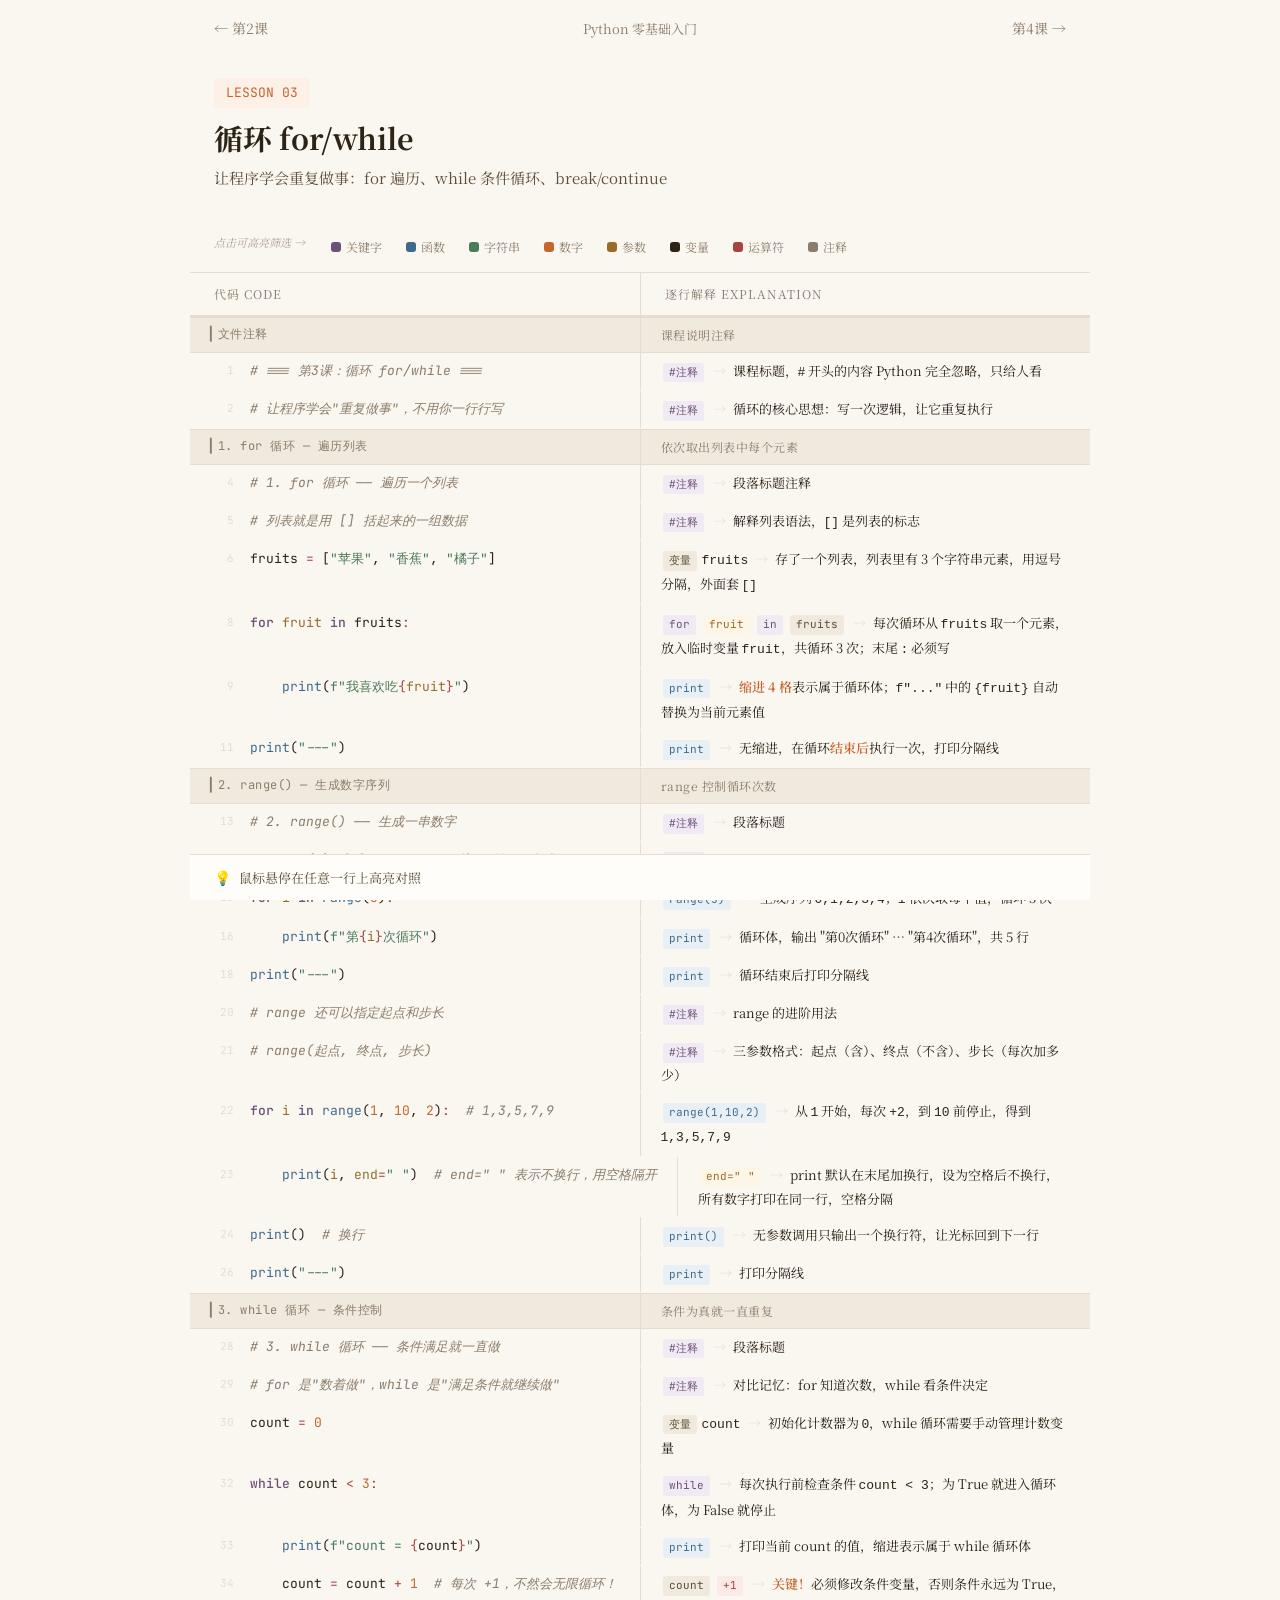
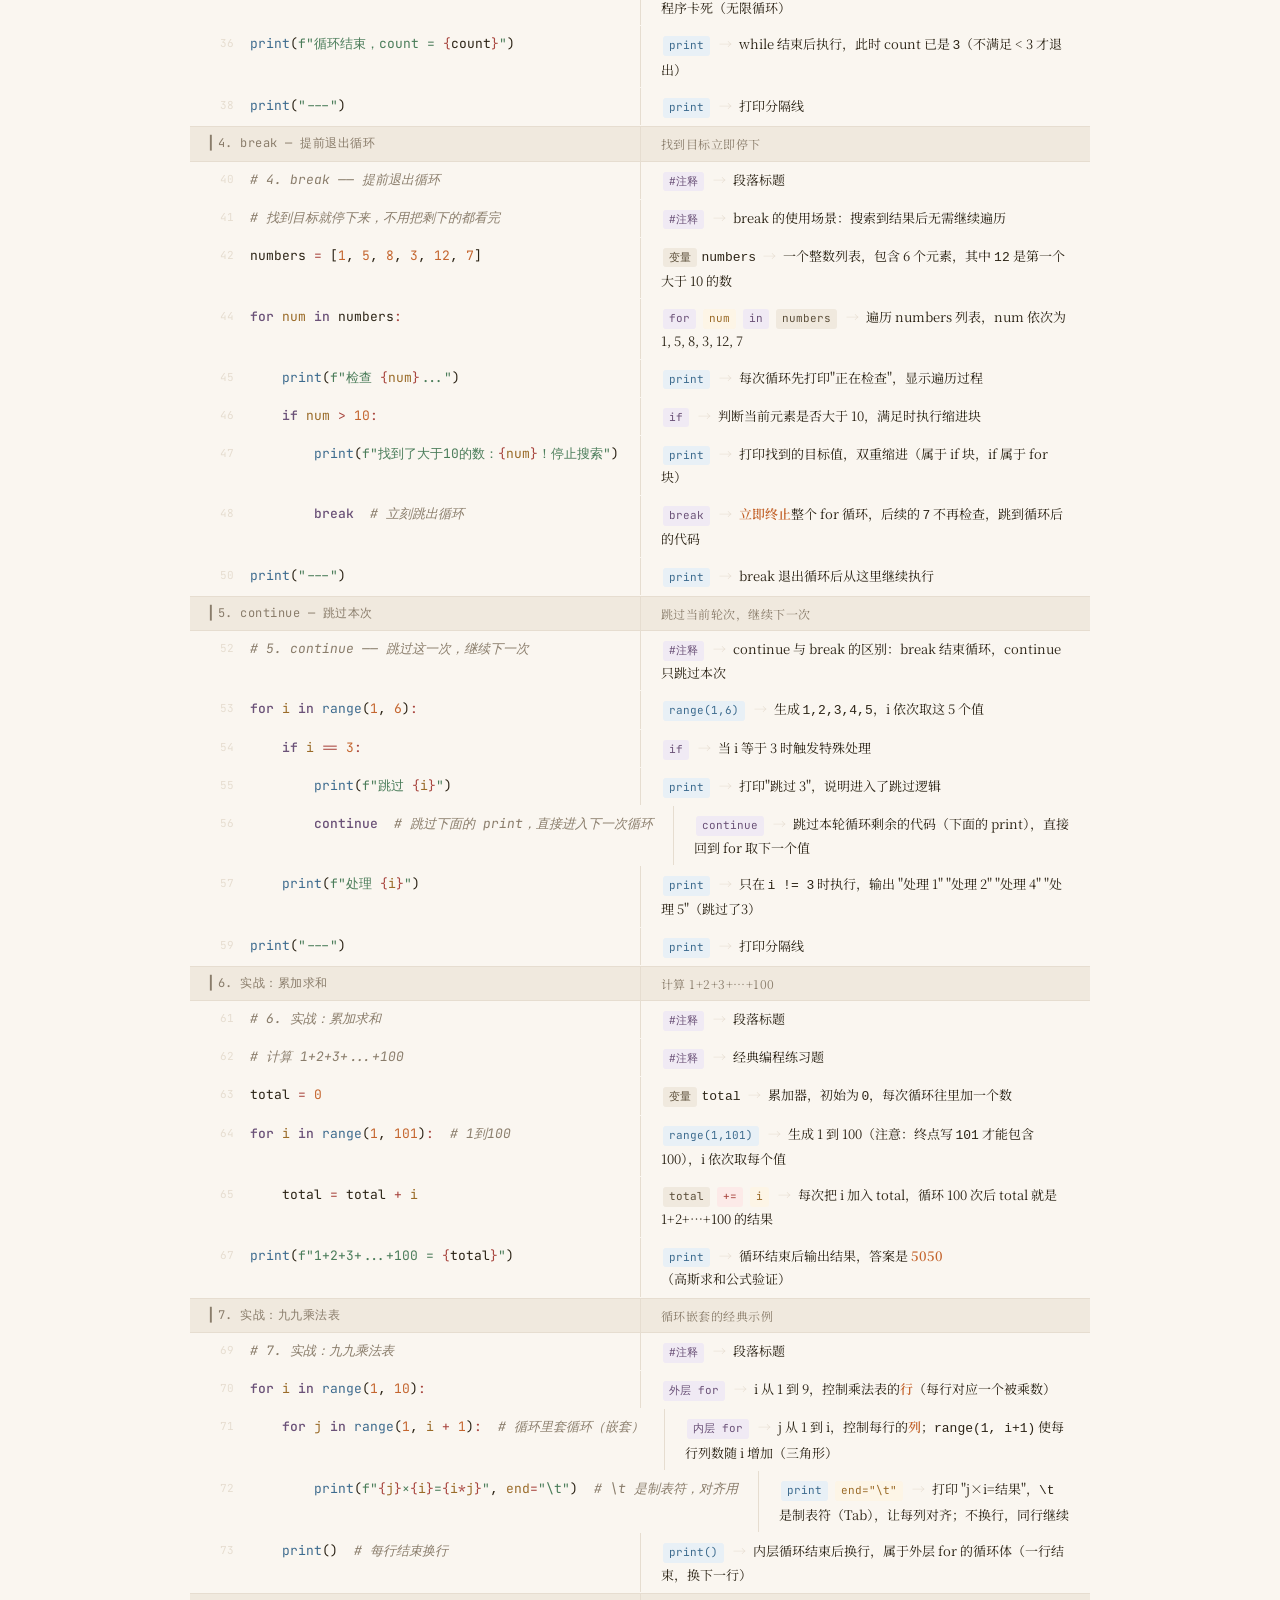
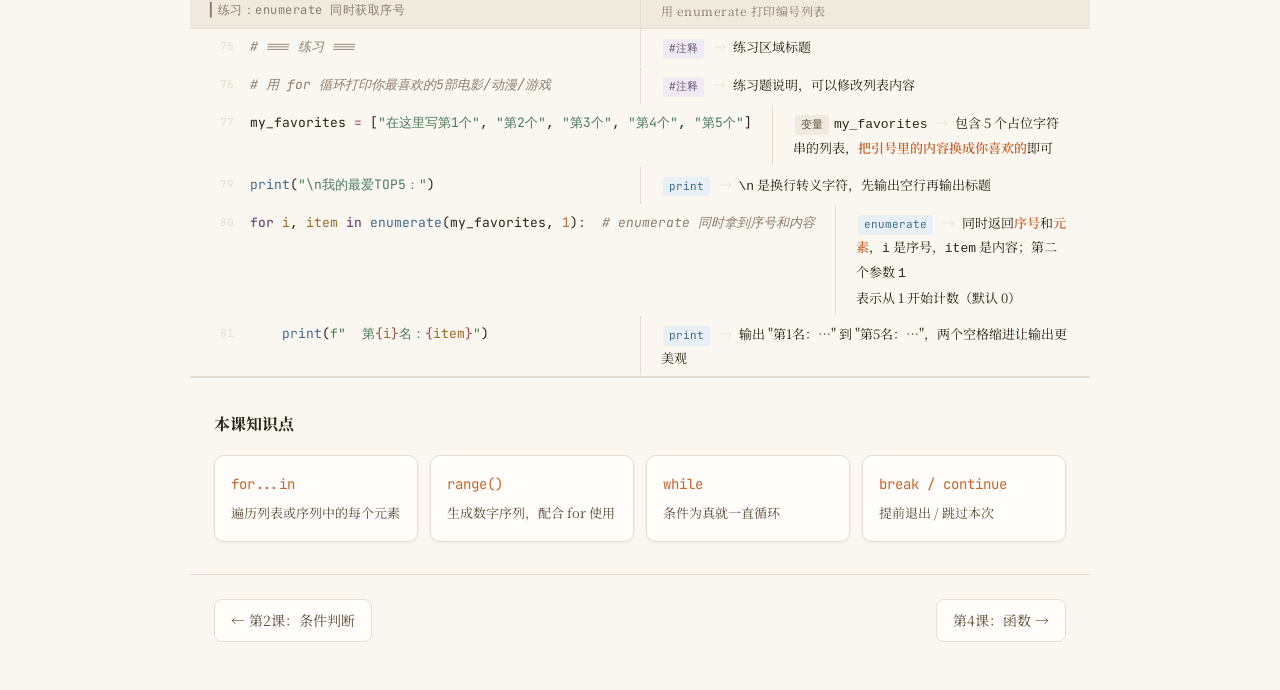
<file: python-basics/lesson-03.html>
<!DOCTYPE html>
<html lang="zh-CN">
<head>
<meta charset="UTF-8">
<meta name="viewport" content="width=device-width, initial-scale=1.0">
<title>第3课：循环 for/while | Python 零基础</title>
<link rel="stylesheet" href="styles.css">
</head>
<body>
<nav class="topnav">
  <a href="lesson-02.html">← 第2课</a>
  <a href="../index.html" class="nav-center">Python 零基础入门</a>
  <a href="lesson-04.html">第4课 →</a>
</nav>
<div class="lesson-header">
  <span class="lesson-number">LESSON 03</span>
  <h1>循环 for/while</h1>
  <p class="desc">让程序学会重复做事：for 遍历、while 条件循环、break/continue</p>
</div>
<div class="legend">
  <span class="legend-hint">点击可高亮筛选 →</span>
  <div class="legend-item"><span class="legend-dot" style="background:var(--purple)"></span> 关键字</div>
  <div class="legend-item"><span class="legend-dot" style="background:var(--blue)"></span> 函数</div>
  <div class="legend-item"><span class="legend-dot" style="background:var(--green)"></span> 字符串</div>
  <div class="legend-item"><span class="legend-dot" style="background:var(--accent)"></span> 数字</div>
  <div class="legend-item"><span class="legend-dot" style="background:#9a6b28"></span> 参数</div>
  <div class="legend-item"><span class="legend-dot" style="background:var(--ink)"></span> 变量</div>
  <div class="legend-item"><span class="legend-dot" style="background:var(--red)"></span> 运算符</div>
  <div class="legend-item"><span class="legend-dot" style="background:var(--ink-lighter)"></span> 注释</div>
</div>
<div class="col-headers">
  <div class="col-header">代码 CODE</div>
  <div class="col-header">逐行解释 EXPLANATION</div>
</div>
<div class="lines">

  <!-- Section: 文件头注释 -->
  <div class="line-pair section-row">
    <div class="code-side"><span class="section-label">▎文件注释</span></div>
    <div class="explain-side"><span class="section-label">课程说明注释</span></div>
  </div>

  <div class="line-pair">
    <div class="code-side">
      <span class="line-num">1</span>
      <span class="line-code"><span class="cm"># === 第3课：循环 for/while ===</span></span>
    </div>
    <div class="explain-side">
      <span class="line-explain"><span class="tag tag-kw">#注释</span> <span class="arrow">→</span> 课程标题，<code>#</code> 开头的内容 Python 完全忽略，只给人看</span>
    </div>
  </div>

  <div class="line-pair">
    <div class="code-side">
      <span class="line-num">2</span>
      <span class="line-code"><span class="cm"># 让程序学会"重复做事"，不用你一行行写</span></span>
    </div>
    <div class="explain-side">
      <span class="line-explain"><span class="tag tag-kw">#注释</span> <span class="arrow">→</span> 循环的核心思想：写一次逻辑，让它重复执行</span>
    </div>
  </div>

  <!-- Section: 1. for 循环 -->
  <div class="line-pair section-row">
    <div class="code-side"><span class="section-label">▎1. for 循环 — 遍历列表</span></div>
    <div class="explain-side"><span class="section-label">依次取出列表中每个元素</span></div>
  </div>

  <div class="line-pair">
    <div class="code-side">
      <span class="line-num">4</span>
      <span class="line-code"><span class="cm"># 1. for 循环 —— 遍历一个列表</span></span>
    </div>
    <div class="explain-side">
      <span class="line-explain"><span class="tag tag-kw">#注释</span> <span class="arrow">→</span> 段落标题注释</span>
    </div>
  </div>

  <div class="line-pair">
    <div class="code-side">
      <span class="line-num">5</span>
      <span class="line-code"><span class="cm"># 列表就是用 [] 括起来的一组数据</span></span>
    </div>
    <div class="explain-side">
      <span class="line-explain"><span class="tag tag-kw">#注释</span> <span class="arrow">→</span> 解释列表语法，<code>[]</code> 是列表的标志</span>
    </div>
  </div>

  <div class="line-pair">
    <div class="code-side">
      <span class="line-num">6</span>
      <span class="line-code"><span class="vr">fruits</span> <span class="op">=</span> [<span class="st">"苹果"</span>, <span class="st">"香蕉"</span>, <span class="st">"橘子"</span>]</span>
    </div>
    <div class="explain-side">
      <span class="line-explain"><span class="tag tag-vr">变量</span> <code>fruits</code> <span class="arrow">→</span> 存了一个列表，列表里有 3 个字符串元素，用逗号分隔，外面套 <code>[]</code></span>
    </div>
  </div>

  <div class="line-pair">
    <div class="code-side">
      <span class="line-num">8</span>
      <span class="line-code"><span class="kw">for</span> <span class="pa">fruit</span> <span class="kw">in</span> <span class="vr">fruits</span><span class="op">:</span></span>
    </div>
    <div class="explain-side">
      <span class="line-explain"><span class="tag tag-kw">for</span> <span class="tag tag-pa">fruit</span> <span class="tag tag-kw">in</span> <span class="tag tag-vr">fruits</span> <span class="arrow">→</span> 每次循环从 <code>fruits</code> 取一个元素，放入临时变量 <code>fruit</code>，共循环 3 次；末尾 <code>:</code> 必须写</span>
    </div>
  </div>

  <div class="line-pair">
    <div class="code-side">
      <span class="line-num">9</span>
      <span class="line-code">    <span class="fn">print</span>(<span class="st">f"我喜欢吃</span><span class="op">{</span><span class="pa">fruit</span><span class="op">}</span><span class="st">"</span>)</span>
    </div>
    <div class="explain-side">
      <span class="line-explain"><span class="tag tag-fn">print</span> <span class="arrow">→</span> <span class="highlight">缩进 4 格</span>表示属于循环体；<code>f"..."</code> 中的 <code>{fruit}</code> 自动替换为当前元素值</span>
    </div>
  </div>

  <div class="line-pair">
    <div class="code-side">
      <span class="line-num">11</span>
      <span class="line-code"><span class="fn">print</span>(<span class="st">"---"</span>)</span>
    </div>
    <div class="explain-side">
      <span class="line-explain"><span class="tag tag-fn">print</span> <span class="arrow">→</span> 无缩进，在循环<span class="highlight">结束后</span>执行一次，打印分隔线</span>
    </div>
  </div>

  <!-- Section: 2. range() -->
  <div class="line-pair section-row">
    <div class="code-side"><span class="section-label">▎2. range() — 生成数字序列</span></div>
    <div class="explain-side"><span class="section-label">range 控制循环次数</span></div>
  </div>

  <div class="line-pair">
    <div class="code-side">
      <span class="line-num">13</span>
      <span class="line-code"><span class="cm"># 2. range() —— 生成一串数字</span></span>
    </div>
    <div class="explain-side">
      <span class="line-explain"><span class="tag tag-kw">#注释</span> <span class="arrow">→</span> 段落标题</span>
    </div>
  </div>

  <div class="line-pair">
    <div class="code-side">
      <span class="line-num">14</span>
      <span class="line-code"><span class="cm"># range(5) 生成 0,1,2,3,4（从0开始，不包含5）</span></span>
    </div>
    <div class="explain-side">
      <span class="line-explain"><span class="tag tag-kw">#注释</span> <span class="arrow">→</span> 重要规则：range 从 <code>0</code> 开始，终点值<span class="highlight">不包含在内</span></span>
    </div>
  </div>

  <div class="line-pair">
    <div class="code-side">
      <span class="line-num">15</span>
      <span class="line-code"><span class="kw">for</span> <span class="pa">i</span> <span class="kw">in</span> <span class="bi">range</span>(<span class="nm">5</span>)<span class="op">:</span></span>
    </div>
    <div class="explain-side">
      <span class="line-explain"><span class="tag tag-bi">range(5)</span> <span class="arrow">→</span> 生成序列 <code>0,1,2,3,4</code>；<code>i</code> 依次取每个值，循环 5 次</span>
    </div>
  </div>

  <div class="line-pair">
    <div class="code-side">
      <span class="line-num">16</span>
      <span class="line-code">    <span class="fn">print</span>(<span class="st">f"第</span><span class="op">{</span><span class="pa">i</span><span class="op">}</span><span class="st">次循环"</span>)</span>
    </div>
    <div class="explain-side">
      <span class="line-explain"><span class="tag tag-fn">print</span> <span class="arrow">→</span> 循环体，输出 "第0次循环" … "第4次循环"，共 5 行</span>
    </div>
  </div>

  <div class="line-pair">
    <div class="code-side">
      <span class="line-num">18</span>
      <span class="line-code"><span class="fn">print</span>(<span class="st">"---"</span>)</span>
    </div>
    <div class="explain-side">
      <span class="line-explain"><span class="tag tag-fn">print</span> <span class="arrow">→</span> 循环结束后打印分隔线</span>
    </div>
  </div>

  <div class="line-pair">
    <div class="code-side">
      <span class="line-num">20</span>
      <span class="line-code"><span class="cm"># range 还可以指定起点和步长</span></span>
    </div>
    <div class="explain-side">
      <span class="line-explain"><span class="tag tag-kw">#注释</span> <span class="arrow">→</span> range 的进阶用法</span>
    </div>
  </div>

  <div class="line-pair">
    <div class="code-side">
      <span class="line-num">21</span>
      <span class="line-code"><span class="cm"># range(起点, 终点, 步长)</span></span>
    </div>
    <div class="explain-side">
      <span class="line-explain"><span class="tag tag-kw">#注释</span> <span class="arrow">→</span> 三参数格式：起点（含）、终点（不含）、步长（每次加多少）</span>
    </div>
  </div>

  <div class="line-pair">
    <div class="code-side">
      <span class="line-num">22</span>
      <span class="line-code"><span class="kw">for</span> <span class="pa">i</span> <span class="kw">in</span> <span class="bi">range</span>(<span class="nm">1</span>, <span class="nm">10</span>, <span class="nm">2</span>)<span class="op">:</span>  <span class="cm"># 1,3,5,7,9</span></span>
    </div>
    <div class="explain-side">
      <span class="line-explain"><span class="tag tag-bi">range(1,10,2)</span> <span class="arrow">→</span> 从 <code>1</code> 开始，每次 <code>+2</code>，到 <code>10</code> 前停止，得到 <code>1,3,5,7,9</code></span>
    </div>
  </div>

  <div class="line-pair">
    <div class="code-side">
      <span class="line-num">23</span>
      <span class="line-code">    <span class="fn">print</span>(<span class="pa">i</span>, <span class="pa">end</span><span class="op">=</span><span class="st">" "</span>)  <span class="cm"># end=" " 表示不换行，用空格隔开</span></span>
    </div>
    <div class="explain-side">
      <span class="line-explain"><span class="tag tag-pa">end=" "</span> <span class="arrow">→</span> print 默认在末尾加换行，设为空格后不换行，所有数字打印在同一行，空格分隔</span>
    </div>
  </div>

  <div class="line-pair">
    <div class="code-side">
      <span class="line-num">24</span>
      <span class="line-code"><span class="fn">print</span>()  <span class="cm"># 换行</span></span>
    </div>
    <div class="explain-side">
      <span class="line-explain"><span class="tag tag-fn">print()</span> <span class="arrow">→</span> 无参数调用只输出一个换行符，让光标回到下一行</span>
    </div>
  </div>

  <div class="line-pair">
    <div class="code-side">
      <span class="line-num">26</span>
      <span class="line-code"><span class="fn">print</span>(<span class="st">"---"</span>)</span>
    </div>
    <div class="explain-side">
      <span class="line-explain"><span class="tag tag-fn">print</span> <span class="arrow">→</span> 打印分隔线</span>
    </div>
  </div>

  <!-- Section: 3. while 循环 -->
  <div class="line-pair section-row">
    <div class="code-side"><span class="section-label">▎3. while 循环 — 条件控制</span></div>
    <div class="explain-side"><span class="section-label">条件为真就一直重复</span></div>
  </div>

  <div class="line-pair">
    <div class="code-side">
      <span class="line-num">28</span>
      <span class="line-code"><span class="cm"># 3. while 循环 —— 条件满足就一直做</span></span>
    </div>
    <div class="explain-side">
      <span class="line-explain"><span class="tag tag-kw">#注释</span> <span class="arrow">→</span> 段落标题</span>
    </div>
  </div>

  <div class="line-pair">
    <div class="code-side">
      <span class="line-num">29</span>
      <span class="line-code"><span class="cm"># for 是"数着做"，while 是"满足条件就继续做"</span></span>
    </div>
    <div class="explain-side">
      <span class="line-explain"><span class="tag tag-kw">#注释</span> <span class="arrow">→</span> 对比记忆：for 知道次数，while 看条件决定</span>
    </div>
  </div>

  <div class="line-pair">
    <div class="code-side">
      <span class="line-num">30</span>
      <span class="line-code"><span class="vr">count</span> <span class="op">=</span> <span class="nm">0</span></span>
    </div>
    <div class="explain-side">
      <span class="line-explain"><span class="tag tag-vr">变量</span> <code>count</code> <span class="arrow">→</span> 初始化计数器为 <code>0</code>，while 循环需要手动管理计数变量</span>
    </div>
  </div>

  <div class="line-pair">
    <div class="code-side">
      <span class="line-num">32</span>
      <span class="line-code"><span class="kw">while</span> <span class="vr">count</span> <span class="op">&lt;</span> <span class="nm">3</span><span class="op">:</span></span>
    </div>
    <div class="explain-side">
      <span class="line-explain"><span class="tag tag-kw">while</span> <span class="arrow">→</span> 每次执行前检查条件 <code>count &lt; 3</code>；为 True 就进入循环体，为 False 就停止</span>
    </div>
  </div>

  <div class="line-pair">
    <div class="code-side">
      <span class="line-num">33</span>
      <span class="line-code">    <span class="fn">print</span>(<span class="st">f"count = </span><span class="op">{</span><span class="vr">count</span><span class="op">}</span><span class="st">"</span>)</span>
    </div>
    <div class="explain-side">
      <span class="line-explain"><span class="tag tag-fn">print</span> <span class="arrow">→</span> 打印当前 count 的值，缩进表示属于 while 循环体</span>
    </div>
  </div>

  <div class="line-pair">
    <div class="code-side">
      <span class="line-num">34</span>
      <span class="line-code">    <span class="vr">count</span> <span class="op">=</span> <span class="vr">count</span> <span class="op">+</span> <span class="nm">1</span>  <span class="cm"># 每次 +1，不然会无限循环！</span></span>
    </div>
    <div class="explain-side">
      <span class="line-explain"><span class="tag tag-vr">count</span> <span class="tag tag-op">+1</span> <span class="arrow">→</span> <span class="highlight">关键！</span>必须修改条件变量，否则条件永远为 True，程序卡死（无限循环）</span>
    </div>
  </div>

  <div class="line-pair">
    <div class="code-side">
      <span class="line-num">36</span>
      <span class="line-code"><span class="fn">print</span>(<span class="st">f"循环结束，count = </span><span class="op">{</span><span class="vr">count</span><span class="op">}</span><span class="st">"</span>)</span>
    </div>
    <div class="explain-side">
      <span class="line-explain"><span class="tag tag-fn">print</span> <span class="arrow">→</span> while 结束后执行，此时 count 已是 <code>3</code>（不满足 &lt; 3 才退出）</span>
    </div>
  </div>

  <div class="line-pair">
    <div class="code-side">
      <span class="line-num">38</span>
      <span class="line-code"><span class="fn">print</span>(<span class="st">"---"</span>)</span>
    </div>
    <div class="explain-side">
      <span class="line-explain"><span class="tag tag-fn">print</span> <span class="arrow">→</span> 打印分隔线</span>
    </div>
  </div>

  <!-- Section: 4. break -->
  <div class="line-pair section-row">
    <div class="code-side"><span class="section-label">▎4. break — 提前退出循环</span></div>
    <div class="explain-side"><span class="section-label">找到目标立即停下</span></div>
  </div>

  <div class="line-pair">
    <div class="code-side">
      <span class="line-num">40</span>
      <span class="line-code"><span class="cm"># 4. break —— 提前退出循环</span></span>
    </div>
    <div class="explain-side">
      <span class="line-explain"><span class="tag tag-kw">#注释</span> <span class="arrow">→</span> 段落标题</span>
    </div>
  </div>

  <div class="line-pair">
    <div class="code-side">
      <span class="line-num">41</span>
      <span class="line-code"><span class="cm"># 找到目标就停下来，不用把剩下的都看完</span></span>
    </div>
    <div class="explain-side">
      <span class="line-explain"><span class="tag tag-kw">#注释</span> <span class="arrow">→</span> break 的使用场景：搜索到结果后无需继续遍历</span>
    </div>
  </div>

  <div class="line-pair">
    <div class="code-side">
      <span class="line-num">42</span>
      <span class="line-code"><span class="vr">numbers</span> <span class="op">=</span> [<span class="nm">1</span>, <span class="nm">5</span>, <span class="nm">8</span>, <span class="nm">3</span>, <span class="nm">12</span>, <span class="nm">7</span>]</span>
    </div>
    <div class="explain-side">
      <span class="line-explain"><span class="tag tag-vr">变量</span> <code>numbers</code> <span class="arrow">→</span> 一个整数列表，包含 6 个元素，其中 <code>12</code> 是第一个大于 10 的数</span>
    </div>
  </div>

  <div class="line-pair">
    <div class="code-side">
      <span class="line-num">44</span>
      <span class="line-code"><span class="kw">for</span> <span class="pa">num</span> <span class="kw">in</span> <span class="vr">numbers</span><span class="op">:</span></span>
    </div>
    <div class="explain-side">
      <span class="line-explain"><span class="tag tag-kw">for</span> <span class="tag tag-pa">num</span> <span class="tag tag-kw">in</span> <span class="tag tag-vr">numbers</span> <span class="arrow">→</span> 遍历 numbers 列表，num 依次为 1, 5, 8, 3, 12, 7</span>
    </div>
  </div>

  <div class="line-pair">
    <div class="code-side">
      <span class="line-num">45</span>
      <span class="line-code">    <span class="fn">print</span>(<span class="st">f"检查 </span><span class="op">{</span><span class="pa">num</span><span class="op">}</span><span class="st">..."</span>)</span>
    </div>
    <div class="explain-side">
      <span class="line-explain"><span class="tag tag-fn">print</span> <span class="arrow">→</span> 每次循环先打印"正在检查"，显示遍历过程</span>
    </div>
  </div>

  <div class="line-pair">
    <div class="code-side">
      <span class="line-num">46</span>
      <span class="line-code">    <span class="kw">if</span> <span class="pa">num</span> <span class="op">&gt;</span> <span class="nm">10</span><span class="op">:</span></span>
    </div>
    <div class="explain-side">
      <span class="line-explain"><span class="tag tag-kw">if</span> <span class="arrow">→</span> 判断当前元素是否大于 10，满足时执行缩进块</span>
    </div>
  </div>

  <div class="line-pair">
    <div class="code-side">
      <span class="line-num">47</span>
      <span class="line-code">        <span class="fn">print</span>(<span class="st">f"找到了大于10的数：</span><span class="op">{</span><span class="pa">num</span><span class="op">}</span><span class="st">！停止搜索"</span>)</span>
    </div>
    <div class="explain-side">
      <span class="line-explain"><span class="tag tag-fn">print</span> <span class="arrow">→</span> 打印找到的目标值，双重缩进（属于 if 块，if 属于 for 块）</span>
    </div>
  </div>

  <div class="line-pair">
    <div class="code-side">
      <span class="line-num">48</span>
      <span class="line-code">        <span class="kw">break</span>  <span class="cm"># 立刻跳出循环</span></span>
    </div>
    <div class="explain-side">
      <span class="line-explain"><span class="tag tag-kw">break</span> <span class="arrow">→</span> <span class="highlight">立即终止</span>整个 for 循环，后续的 <code>7</code> 不再检查，跳到循环后的代码</span>
    </div>
  </div>

  <div class="line-pair">
    <div class="code-side">
      <span class="line-num">50</span>
      <span class="line-code"><span class="fn">print</span>(<span class="st">"---"</span>)</span>
    </div>
    <div class="explain-side">
      <span class="line-explain"><span class="tag tag-fn">print</span> <span class="arrow">→</span> break 退出循环后从这里继续执行</span>
    </div>
  </div>

  <!-- Section: 5. continue -->
  <div class="line-pair section-row">
    <div class="code-side"><span class="section-label">▎5. continue — 跳过本次</span></div>
    <div class="explain-side"><span class="section-label">跳过当前轮次，继续下一次</span></div>
  </div>

  <div class="line-pair">
    <div class="code-side">
      <span class="line-num">52</span>
      <span class="line-code"><span class="cm"># 5. continue —— 跳过这一次，继续下一次</span></span>
    </div>
    <div class="explain-side">
      <span class="line-explain"><span class="tag tag-kw">#注释</span> <span class="arrow">→</span> continue 与 break 的区别：break 结束循环，continue 只跳过本次</span>
    </div>
  </div>

  <div class="line-pair">
    <div class="code-side">
      <span class="line-num">53</span>
      <span class="line-code"><span class="kw">for</span> <span class="pa">i</span> <span class="kw">in</span> <span class="bi">range</span>(<span class="nm">1</span>, <span class="nm">6</span>)<span class="op">:</span></span>
    </div>
    <div class="explain-side">
      <span class="line-explain"><span class="tag tag-bi">range(1,6)</span> <span class="arrow">→</span> 生成 <code>1,2,3,4,5</code>，i 依次取这 5 个值</span>
    </div>
  </div>

  <div class="line-pair">
    <div class="code-side">
      <span class="line-num">54</span>
      <span class="line-code">    <span class="kw">if</span> <span class="pa">i</span> <span class="op">==</span> <span class="nm">3</span><span class="op">:</span></span>
    </div>
    <div class="explain-side">
      <span class="line-explain"><span class="tag tag-kw">if</span> <span class="arrow">→</span> 当 i 等于 3 时触发特殊处理</span>
    </div>
  </div>

  <div class="line-pair">
    <div class="code-side">
      <span class="line-num">55</span>
      <span class="line-code">        <span class="fn">print</span>(<span class="st">f"跳过 </span><span class="op">{</span><span class="pa">i</span><span class="op">}</span><span class="st">"</span>)</span>
    </div>
    <div class="explain-side">
      <span class="line-explain"><span class="tag tag-fn">print</span> <span class="arrow">→</span> 打印"跳过 3"，说明进入了跳过逻辑</span>
    </div>
  </div>

  <div class="line-pair">
    <div class="code-side">
      <span class="line-num">56</span>
      <span class="line-code">        <span class="kw">continue</span>  <span class="cm"># 跳过下面的 print，直接进入下一次循环</span></span>
    </div>
    <div class="explain-side">
      <span class="line-explain"><span class="tag tag-kw">continue</span> <span class="arrow">→</span> 跳过本轮循环剩余的代码（下面的 print），直接回到 for 取下一个值</span>
    </div>
  </div>

  <div class="line-pair">
    <div class="code-side">
      <span class="line-num">57</span>
      <span class="line-code">    <span class="fn">print</span>(<span class="st">f"处理 </span><span class="op">{</span><span class="pa">i</span><span class="op">}</span><span class="st">"</span>)</span>
    </div>
    <div class="explain-side">
      <span class="line-explain"><span class="tag tag-fn">print</span> <span class="arrow">→</span> 只在 <code>i != 3</code> 时执行，输出 "处理 1" "处理 2" "处理 4" "处理 5"（跳过了3）</span>
    </div>
  </div>

  <div class="line-pair">
    <div class="code-side">
      <span class="line-num">59</span>
      <span class="line-code"><span class="fn">print</span>(<span class="st">"---"</span>)</span>
    </div>
    <div class="explain-side">
      <span class="line-explain"><span class="tag tag-fn">print</span> <span class="arrow">→</span> 打印分隔线</span>
    </div>
  </div>

  <!-- Section: 6. 累加求和 -->
  <div class="line-pair section-row">
    <div class="code-side"><span class="section-label">▎6. 实战：累加求和</span></div>
    <div class="explain-side"><span class="section-label">计算 1+2+3+…+100</span></div>
  </div>

  <div class="line-pair">
    <div class="code-side">
      <span class="line-num">61</span>
      <span class="line-code"><span class="cm"># 6. 实战：累加求和</span></span>
    </div>
    <div class="explain-side">
      <span class="line-explain"><span class="tag tag-kw">#注释</span> <span class="arrow">→</span> 段落标题</span>
    </div>
  </div>

  <div class="line-pair">
    <div class="code-side">
      <span class="line-num">62</span>
      <span class="line-code"><span class="cm"># 计算 1+2+3+...+100</span></span>
    </div>
    <div class="explain-side">
      <span class="line-explain"><span class="tag tag-kw">#注释</span> <span class="arrow">→</span> 经典编程练习题</span>
    </div>
  </div>

  <div class="line-pair">
    <div class="code-side">
      <span class="line-num">63</span>
      <span class="line-code"><span class="vr">total</span> <span class="op">=</span> <span class="nm">0</span></span>
    </div>
    <div class="explain-side">
      <span class="line-explain"><span class="tag tag-vr">变量</span> <code>total</code> <span class="arrow">→</span> 累加器，初始为 <code>0</code>，每次循环往里加一个数</span>
    </div>
  </div>

  <div class="line-pair">
    <div class="code-side">
      <span class="line-num">64</span>
      <span class="line-code"><span class="kw">for</span> <span class="pa">i</span> <span class="kw">in</span> <span class="bi">range</span>(<span class="nm">1</span>, <span class="nm">101</span>)<span class="op">:</span>  <span class="cm"># 1到100</span></span>
    </div>
    <div class="explain-side">
      <span class="line-explain"><span class="tag tag-bi">range(1,101)</span> <span class="arrow">→</span> 生成 1 到 100（注意：终点写 <code>101</code> 才能包含 100），i 依次取每个值</span>
    </div>
  </div>

  <div class="line-pair">
    <div class="code-side">
      <span class="line-num">65</span>
      <span class="line-code">    <span class="vr">total</span> <span class="op">=</span> <span class="vr">total</span> <span class="op">+</span> <span class="pa">i</span></span>
    </div>
    <div class="explain-side">
      <span class="line-explain"><span class="tag tag-vr">total</span> <span class="tag tag-op">+=</span> <span class="tag tag-pa">i</span> <span class="arrow">→</span> 每次把 i 加入 total，循环 100 次后 total 就是 1+2+…+100 的结果</span>
    </div>
  </div>

  <div class="line-pair">
    <div class="code-side">
      <span class="line-num">67</span>
      <span class="line-code"><span class="fn">print</span>(<span class="st">f"1+2+3+...+100 = </span><span class="op">{</span><span class="vr">total</span><span class="op">}</span><span class="st">"</span>)</span>
    </div>
    <div class="explain-side">
      <span class="line-explain"><span class="tag tag-fn">print</span> <span class="arrow">→</span> 循环结束后输出结果，答案是 <span class="highlight">5050</span>（高斯求和公式验证）</span>
    </div>
  </div>

  <!-- Section: 7. 九九乘法表 -->
  <div class="line-pair section-row">
    <div class="code-side"><span class="section-label">▎7. 实战：九九乘法表</span></div>
    <div class="explain-side"><span class="section-label">循环嵌套的经典示例</span></div>
  </div>

  <div class="line-pair">
    <div class="code-side">
      <span class="line-num">69</span>
      <span class="line-code"><span class="cm"># 7. 实战：九九乘法表</span></span>
    </div>
    <div class="explain-side">
      <span class="line-explain"><span class="tag tag-kw">#注释</span> <span class="arrow">→</span> 段落标题</span>
    </div>
  </div>

  <div class="line-pair">
    <div class="code-side">
      <span class="line-num">70</span>
      <span class="line-code"><span class="kw">for</span> <span class="pa">i</span> <span class="kw">in</span> <span class="bi">range</span>(<span class="nm">1</span>, <span class="nm">10</span>)<span class="op">:</span></span>
    </div>
    <div class="explain-side">
      <span class="line-explain"><span class="tag tag-kw">外层 for</span> <span class="arrow">→</span> i 从 1 到 9，控制乘法表的<span class="highlight">行</span>（每行对应一个被乘数）</span>
    </div>
  </div>

  <div class="line-pair">
    <div class="code-side">
      <span class="line-num">71</span>
      <span class="line-code">    <span class="kw">for</span> <span class="pa">j</span> <span class="kw">in</span> <span class="bi">range</span>(<span class="nm">1</span>, <span class="pa">i</span> <span class="op">+</span> <span class="nm">1</span>)<span class="op">:</span>  <span class="cm"># 循环里套循环（嵌套）</span></span>
    </div>
    <div class="explain-side">
      <span class="line-explain"><span class="tag tag-kw">内层 for</span> <span class="arrow">→</span> j 从 1 到 i，控制每行的<span class="highlight">列</span>；<code>range(1, i+1)</code> 使每行列数随 i 增加（三角形）</span>
    </div>
  </div>

  <div class="line-pair">
    <div class="code-side">
      <span class="line-num">72</span>
      <span class="line-code">        <span class="fn">print</span>(<span class="st">f"</span><span class="op">{</span><span class="pa">j</span><span class="op">}</span><span class="st">×</span><span class="op">{</span><span class="pa">i</span><span class="op">}</span><span class="st">=</span><span class="op">{</span><span class="pa">i</span><span class="op">*</span><span class="pa">j</span><span class="op">}</span><span class="st">"</span>, <span class="pa">end</span><span class="op">=</span><span class="st">"\t"</span>)  <span class="cm"># \t 是制表符，对齐用</span></span>
    </div>
    <div class="explain-side">
      <span class="line-explain"><span class="tag tag-fn">print</span> <span class="tag tag-pa">end="\t"</span> <span class="arrow">→</span> 打印 "j×i=结果"，<code>\t</code> 是制表符（Tab），让每列对齐；不换行，同行继续</span>
    </div>
  </div>

  <div class="line-pair">
    <div class="code-side">
      <span class="line-num">73</span>
      <span class="line-code">    <span class="fn">print</span>()  <span class="cm"># 每行结束换行</span></span>
    </div>
    <div class="explain-side">
      <span class="line-explain"><span class="tag tag-fn">print()</span> <span class="arrow">→</span> 内层循环结束后换行，属于外层 for 的循环体（一行结束，换下一行）</span>
    </div>
  </div>

  <!-- Section: 练习 -->
  <div class="line-pair section-row">
    <div class="code-side"><span class="section-label">▎练习：enumerate 同时获取序号</span></div>
    <div class="explain-side"><span class="section-label">用 enumerate 打印编号列表</span></div>
  </div>

  <div class="line-pair">
    <div class="code-side">
      <span class="line-num">75</span>
      <span class="line-code"><span class="cm"># === 练习 ===</span></span>
    </div>
    <div class="explain-side">
      <span class="line-explain"><span class="tag tag-kw">#注释</span> <span class="arrow">→</span> 练习区域标题</span>
    </div>
  </div>

  <div class="line-pair">
    <div class="code-side">
      <span class="line-num">76</span>
      <span class="line-code"><span class="cm"># 用 for 循环打印你最喜欢的5部电影/动漫/游戏</span></span>
    </div>
    <div class="explain-side">
      <span class="line-explain"><span class="tag tag-kw">#注释</span> <span class="arrow">→</span> 练习题说明，可以修改列表内容</span>
    </div>
  </div>

  <div class="line-pair">
    <div class="code-side">
      <span class="line-num">77</span>
      <span class="line-code"><span class="vr">my_favorites</span> <span class="op">=</span> [<span class="st">"在这里写第1个"</span>, <span class="st">"第2个"</span>, <span class="st">"第3个"</span>, <span class="st">"第4个"</span>, <span class="st">"第5个"</span>]</span>
    </div>
    <div class="explain-side">
      <span class="line-explain"><span class="tag tag-vr">变量</span> <code>my_favorites</code> <span class="arrow">→</span> 包含 5 个占位字符串的列表，<span class="highlight">把引号里的内容换成你喜欢的</span>即可</span>
    </div>
  </div>

  <div class="line-pair">
    <div class="code-side">
      <span class="line-num">79</span>
      <span class="line-code"><span class="fn">print</span>(<span class="st">"\n我的最爱TOP5："</span>)</span>
    </div>
    <div class="explain-side">
      <span class="line-explain"><span class="tag tag-fn">print</span> <span class="arrow">→</span> <code>\n</code> 是换行转义字符，先输出空行再输出标题</span>
    </div>
  </div>

  <div class="line-pair">
    <div class="code-side">
      <span class="line-num">80</span>
      <span class="line-code"><span class="kw">for</span> <span class="pa">i</span>, <span class="pa">item</span> <span class="kw">in</span> <span class="bi">enumerate</span>(<span class="vr">my_favorites</span>, <span class="nm">1</span>)<span class="op">:</span>  <span class="cm"># enumerate 同时拿到序号和内容</span></span>
    </div>
    <div class="explain-side">
      <span class="line-explain"><span class="tag tag-bi">enumerate</span> <span class="arrow">→</span> 同时返回<span class="highlight">序号</span>和<span class="highlight">元素</span>，<code>i</code> 是序号，<code>item</code> 是内容；第二个参数 <code>1</code> 表示从 1 开始计数（默认 0）</span>
    </div>
  </div>

  <div class="line-pair">
    <div class="code-side">
      <span class="line-num">81</span>
      <span class="line-code">    <span class="fn">print</span>(<span class="st">f"  第</span><span class="op">{</span><span class="pa">i</span><span class="op">}</span><span class="st">名：</span><span class="op">{</span><span class="pa">item</span><span class="op">}</span><span class="st">"</span>)</span>
    </div>
    <div class="explain-side">
      <span class="line-explain"><span class="tag tag-fn">print</span> <span class="arrow">→</span> 输出 "第1名：…" 到 "第5名：…"，两个空格缩进让输出更美观</span>
    </div>
  </div>

</div>

<div class="summary">
  <h2>本课知识点</h2>
  <div class="summary-grid">
    <div class="summary-card">
      <div class="card-title">for...in</div>
      <div class="card-desc">遍历列表或序列中的每个元素</div>
    </div>
    <div class="summary-card">
      <div class="card-title">range()</div>
      <div class="card-desc">生成数字序列，配合 for 使用</div>
    </div>
    <div class="summary-card">
      <div class="card-title">while</div>
      <div class="card-desc">条件为真就一直循环</div>
    </div>
    <div class="summary-card">
      <div class="card-title">break / continue</div>
      <div class="card-desc">提前退出 / 跳过本次</div>
    </div>
  </div>
</div>

<nav class="bottomnav">
  <a href="lesson-02.html">← 第2课：条件判断</a>
  <a href="lesson-04.html">第4课：函数 →</a>
</nav>
<div class="tip-bar"><span class="tip-icon">💡</span><span>鼠标悬停在任意一行上高亮对照</span></div>
<script src="legend-filter.js"></script>
</body>
</html>
</file>
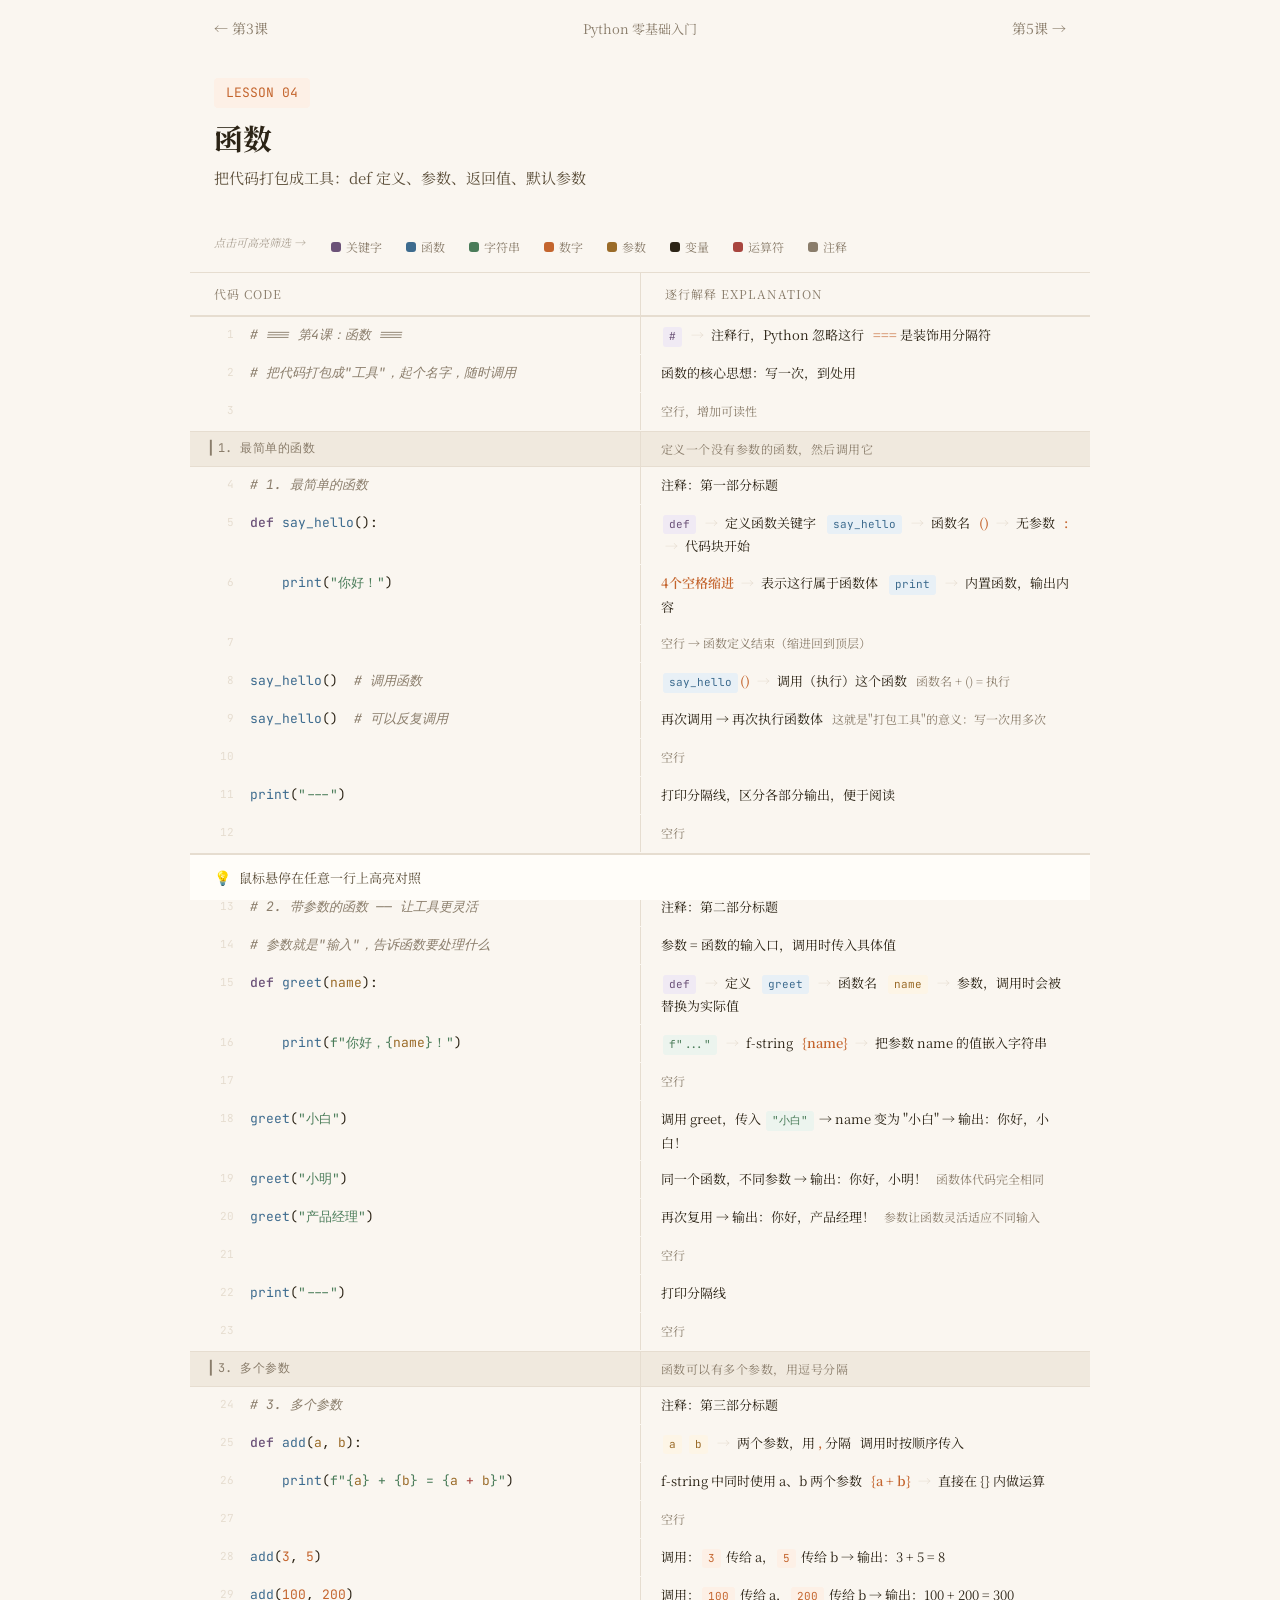
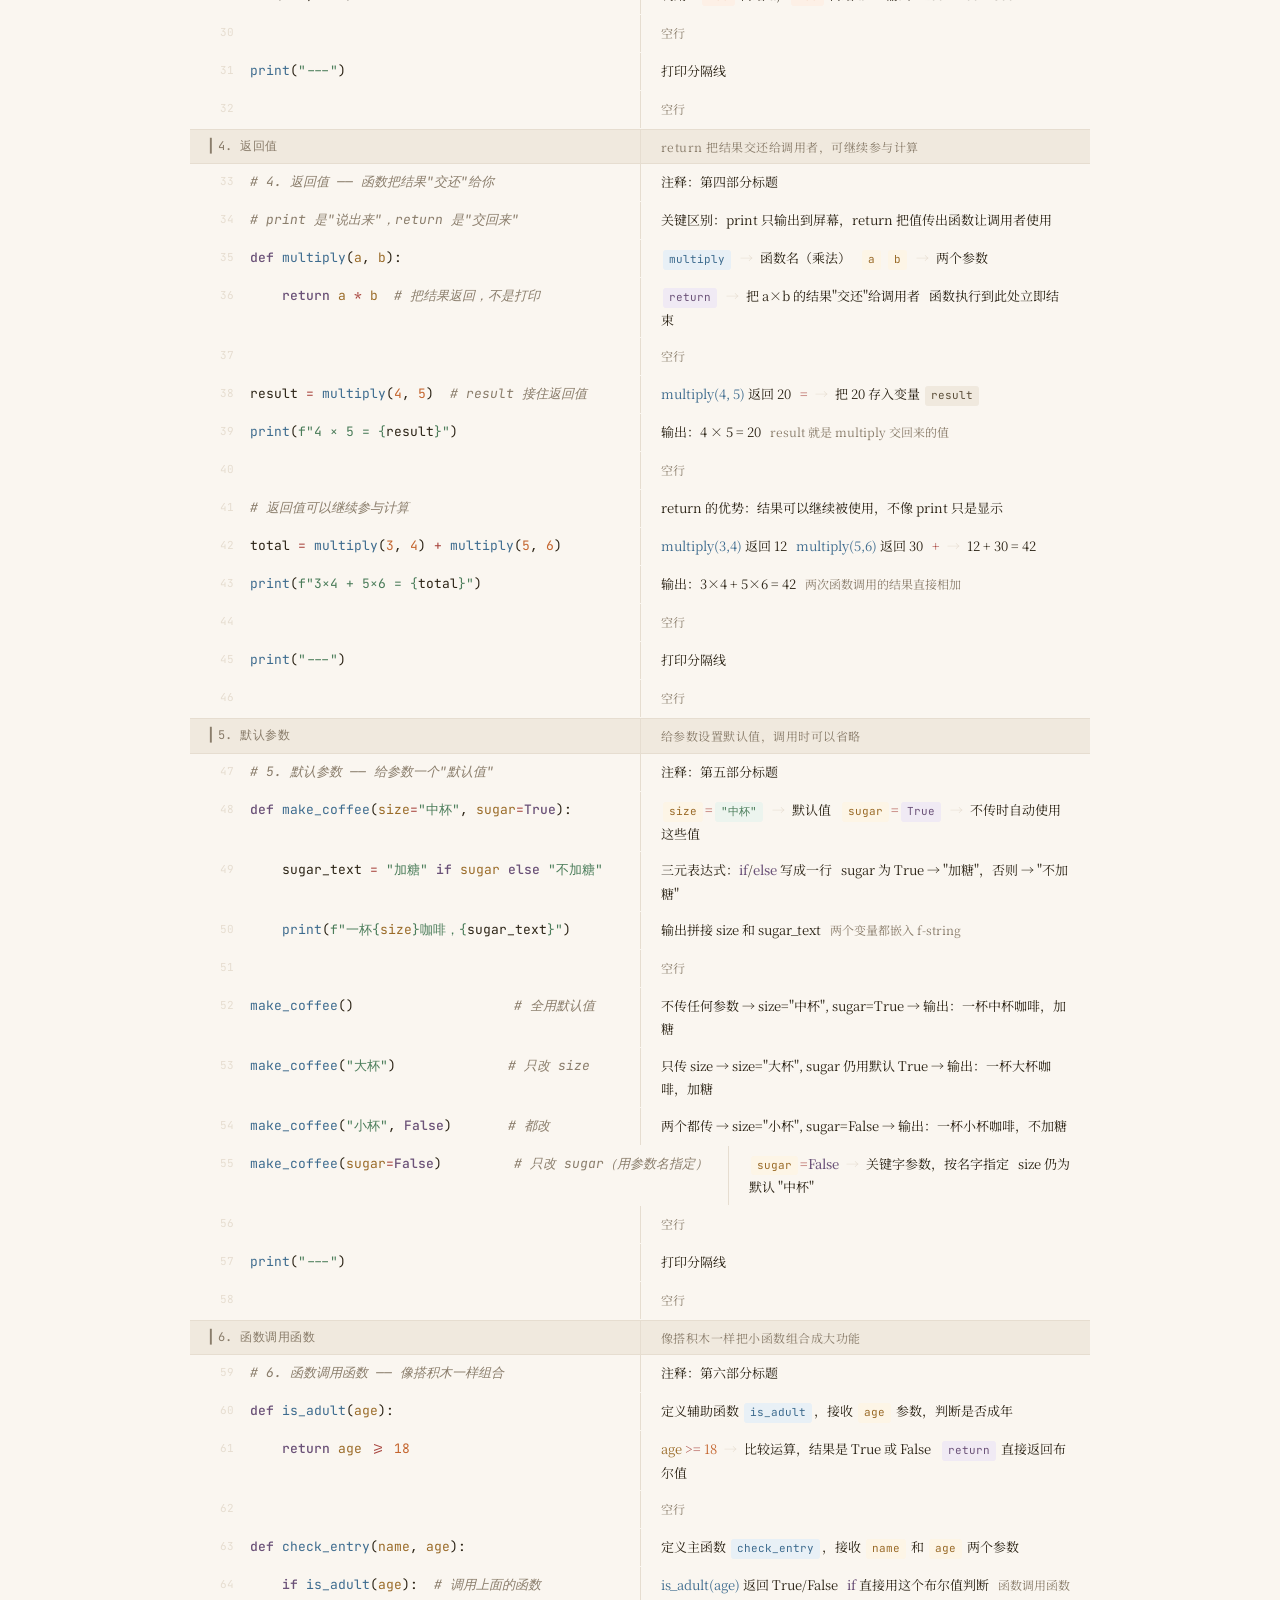
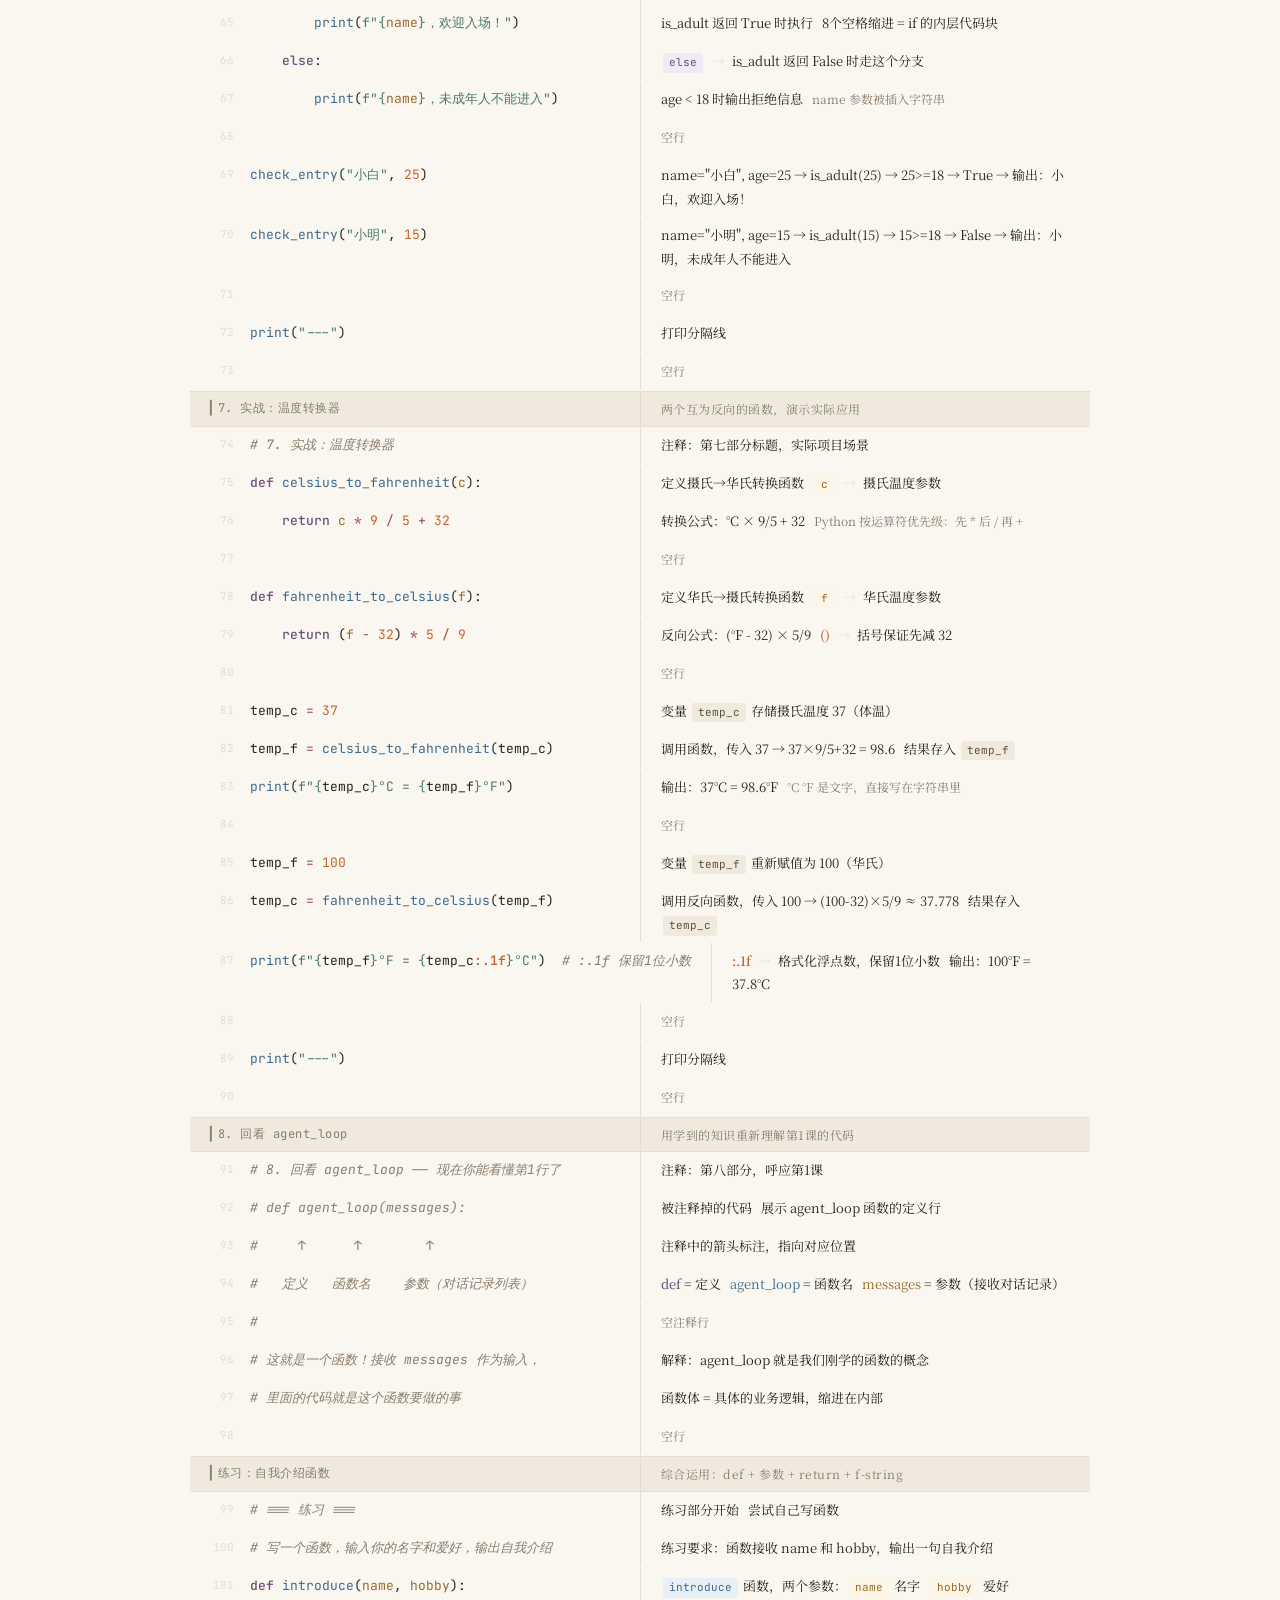
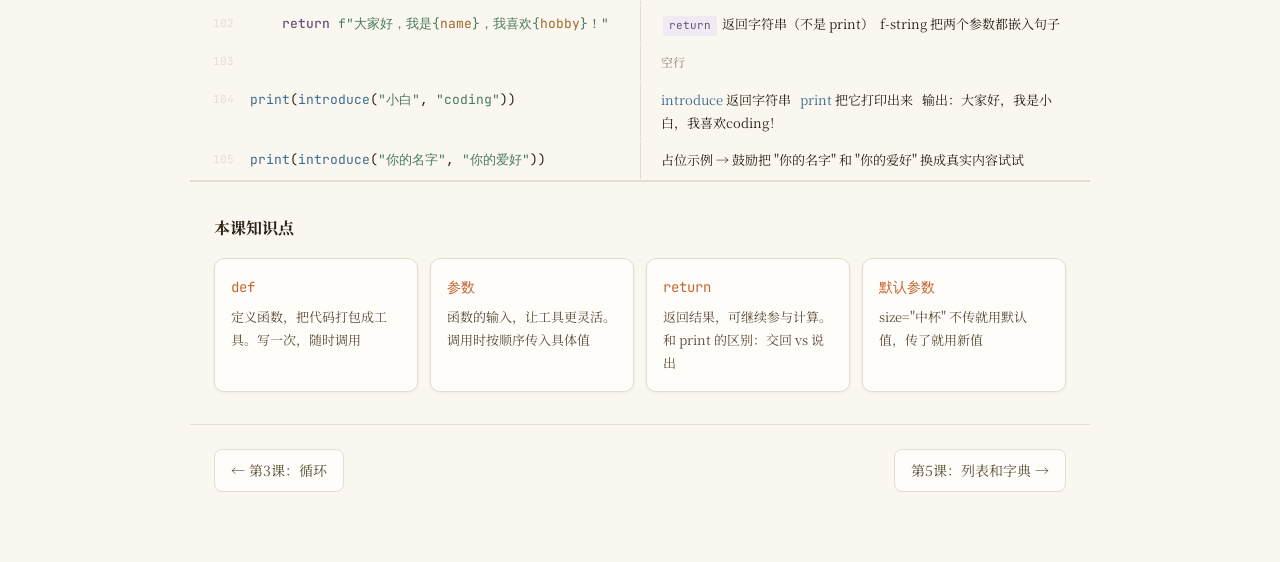
<file: python-basics/lesson-04.html>
<!DOCTYPE html>
<html lang="zh-CN">
<head>
<meta charset="UTF-8">
<meta name="viewport" content="width=device-width, initial-scale=1.0">
<title>第4课：函数 | Python 零基础</title>
<link rel="stylesheet" href="styles.css">
</head>
<body>
<nav class="topnav">
  <a href="lesson-03.html">← 第3课</a>
  <a href="../index.html" class="nav-center">Python 零基础入门</a>
  <a href="lesson-05.html">第5课 →</a>
</nav>
<div class="lesson-header">
  <span class="lesson-number">LESSON 04</span>
  <h1>函数</h1>
  <p class="desc">把代码打包成工具：def 定义、参数、返回值、默认参数</p>
</div>
<div class="legend">
  <span class="legend-hint">点击可高亮筛选 →</span>
  <div class="legend-item"><span class="legend-dot" style="background:var(--purple)"></span> 关键字</div>
  <div class="legend-item"><span class="legend-dot" style="background:var(--blue)"></span> 函数</div>
  <div class="legend-item"><span class="legend-dot" style="background:var(--green)"></span> 字符串</div>
  <div class="legend-item"><span class="legend-dot" style="background:var(--accent)"></span> 数字</div>
  <div class="legend-item"><span class="legend-dot" style="background:#9a6b28"></span> 参数</div>
  <div class="legend-item"><span class="legend-dot" style="background:var(--ink)"></span> 变量</div>
  <div class="legend-item"><span class="legend-dot" style="background:var(--red)"></span> 运算符</div>
  <div class="legend-item"><span class="legend-dot" style="background:var(--ink-lighter)"></span> 注释</div>
</div>
<div class="col-headers">
  <div class="col-header">代码 CODE</div>
  <div class="col-header">逐行解释 EXPLANATION</div>
</div>
<div class="lines">

  <!-- 文件头注释 -->
  <div class="line-pair">
    <div class="code-side">
      <span class="line-num">1</span>
      <span class="line-code"><span class="cm"># === 第4课：函数 ===</span></span>
    </div>
    <div class="explain-side">
      <span class="line-explain"><span class="tag tag-kw">#</span> <span class="arrow">→</span> 注释行，Python 忽略这行 &nbsp; <span class="highlight">===</span> 是装饰用分隔符</span>
    </div>
  </div>

  <div class="line-pair">
    <div class="code-side">
      <span class="line-num">2</span>
      <span class="line-code"><span class="cm"># 把代码打包成"工具"，起个名字，随时调用</span></span>
    </div>
    <div class="explain-side">
      <span class="line-explain">函数的核心思想：写一次，到处用</span>
    </div>
  </div>

  <div class="line-pair">
    <div class="code-side">
      <span class="line-num">3</span>
      <span class="line-code"></span>
    </div>
    <div class="explain-side">
      <span class="line-explain"><span class="note">空行，增加可读性</span></span>
    </div>
  </div>

  <!-- Section 1 -->
  <div class="line-pair section-row">
    <div class="code-side"><span class="section-label">▎1. 最简单的函数</span></div>
    <div class="explain-side"><span class="section-label">定义一个没有参数的函数，然后调用它</span></div>
  </div>

  <div class="line-pair">
    <div class="code-side">
      <span class="line-num">4</span>
      <span class="line-code"><span class="cm"># 1. 最简单的函数</span></span>
    </div>
    <div class="explain-side">
      <span class="line-explain">注释：第一部分标题</span>
    </div>
  </div>

  <div class="line-pair">
    <div class="code-side">
      <span class="line-num">5</span>
      <span class="line-code"><span class="kw">def</span> <span class="fn">say_hello</span>():</span>
    </div>
    <div class="explain-side">
      <span class="line-explain"><span class="tag tag-kw">def</span> <span class="arrow">→</span> 定义函数关键字 &nbsp; <span class="tag tag-fn">say_hello</span> <span class="arrow">→</span> 函数名 &nbsp; <span class="highlight">()</span> <span class="arrow">→</span> 无参数 &nbsp; <span class="highlight">:</span> <span class="arrow">→</span> 代码块开始</span>
    </div>
  </div>

  <div class="line-pair">
    <div class="code-side">
      <span class="line-num">6</span>
      <span class="line-code">    <span class="bi">print</span>(<span class="st">"你好！"</span>)</span>
    </div>
    <div class="explain-side">
      <span class="line-explain"><span class="highlight">4个空格缩进</span> <span class="arrow">→</span> 表示这行属于函数体 &nbsp; <span class="tag tag-bi">print</span> <span class="arrow">→</span> 内置函数，输出内容</span>
    </div>
  </div>

  <div class="line-pair">
    <div class="code-side">
      <span class="line-num">7</span>
      <span class="line-code"></span>
    </div>
    <div class="explain-side">
      <span class="line-explain"><span class="note">空行 → 函数定义结束（缩进回到顶层）</span></span>
    </div>
  </div>

  <div class="line-pair">
    <div class="code-side">
      <span class="line-num">8</span>
      <span class="line-code"><span class="fn">say_hello</span>()  <span class="cm"># 调用函数</span></span>
    </div>
    <div class="explain-side">
      <span class="line-explain"><span class="tag tag-fn">say_hello</span><span class="highlight">()</span> <span class="arrow">→</span> 调用（执行）这个函数 &nbsp; <span class="note">函数名 + () = 执行</span></span>
    </div>
  </div>

  <div class="line-pair">
    <div class="code-side">
      <span class="line-num">9</span>
      <span class="line-code"><span class="fn">say_hello</span>()  <span class="cm"># 可以反复调用</span></span>
    </div>
    <div class="explain-side">
      <span class="line-explain">再次调用 → 再次执行函数体 &nbsp; <span class="note">这就是"打包工具"的意义：写一次用多次</span></span>
    </div>
  </div>

  <div class="line-pair">
    <div class="code-side">
      <span class="line-num">10</span>
      <span class="line-code"></span>
    </div>
    <div class="explain-side">
      <span class="line-explain"><span class="note">空行</span></span>
    </div>
  </div>

  <div class="line-pair">
    <div class="code-side">
      <span class="line-num">11</span>
      <span class="line-code"><span class="bi">print</span>(<span class="st">"---"</span>)</span>
    </div>
    <div class="explain-side">
      <span class="line-explain">打印分隔线，区分各部分输出，便于阅读</span>
    </div>
  </div>

  <div class="line-pair">
    <div class="code-side">
      <span class="line-num">12</span>
      <span class="line-code"></span>
    </div>
    <div class="explain-side">
      <span class="line-explain"><span class="note">空行</span></span>
    </div>
  </div>

  <!-- Section 2 -->
  <div class="line-pair section-row">
    <div class="code-side"><span class="section-label">▎2. 带参数的函数</span></div>
    <div class="explain-side"><span class="section-label">参数是函数的"输入"，让同一个函数能处理不同数据</span></div>
  </div>

  <div class="line-pair">
    <div class="code-side">
      <span class="line-num">13</span>
      <span class="line-code"><span class="cm"># 2. 带参数的函数 —— 让工具更灵活</span></span>
    </div>
    <div class="explain-side">
      <span class="line-explain">注释：第二部分标题</span>
    </div>
  </div>

  <div class="line-pair">
    <div class="code-side">
      <span class="line-num">14</span>
      <span class="line-code"><span class="cm"># 参数就是"输入"，告诉函数要处理什么</span></span>
    </div>
    <div class="explain-side">
      <span class="line-explain">参数 = 函数的输入口，调用时传入具体值</span>
    </div>
  </div>

  <div class="line-pair">
    <div class="code-side">
      <span class="line-num">15</span>
      <span class="line-code"><span class="kw">def</span> <span class="fn">greet</span>(<span class="pa">name</span>):</span>
    </div>
    <div class="explain-side">
      <span class="line-explain"><span class="tag tag-kw">def</span> <span class="arrow">→</span> 定义 &nbsp; <span class="tag tag-fn">greet</span> <span class="arrow">→</span> 函数名 &nbsp; <span class="tag tag-pa">name</span> <span class="arrow">→</span> 参数，调用时会被替换为实际值</span>
    </div>
  </div>

  <div class="line-pair">
    <div class="code-side">
      <span class="line-num">16</span>
      <span class="line-code">    <span class="bi">print</span>(<span class="st">f"你好，{<span class="pa">name</span>}！"</span>)</span>
    </div>
    <div class="explain-side">
      <span class="line-explain"><span class="tag tag-st">f"..."</span> <span class="arrow">→</span> f-string &nbsp; <span class="highlight">{name}</span> <span class="arrow">→</span> 把参数 name 的值嵌入字符串</span>
    </div>
  </div>

  <div class="line-pair">
    <div class="code-side">
      <span class="line-num">17</span>
      <span class="line-code"></span>
    </div>
    <div class="explain-side">
      <span class="line-explain"><span class="note">空行</span></span>
    </div>
  </div>

  <div class="line-pair">
    <div class="code-side">
      <span class="line-num">18</span>
      <span class="line-code"><span class="fn">greet</span>(<span class="st">"小白"</span>)</span>
    </div>
    <div class="explain-side">
      <span class="line-explain">调用 greet，传入 <span class="tag tag-st">"小白"</span> → name 变为 "小白" → 输出：你好，小白！</span>
    </div>
  </div>

  <div class="line-pair">
    <div class="code-side">
      <span class="line-num">19</span>
      <span class="line-code"><span class="fn">greet</span>(<span class="st">"小明"</span>)</span>
    </div>
    <div class="explain-side">
      <span class="line-explain">同一个函数，不同参数 → 输出：你好，小明！ &nbsp; <span class="note">函数体代码完全相同</span></span>
    </div>
  </div>

  <div class="line-pair">
    <div class="code-side">
      <span class="line-num">20</span>
      <span class="line-code"><span class="fn">greet</span>(<span class="st">"产品经理"</span>)</span>
    </div>
    <div class="explain-side">
      <span class="line-explain">再次复用 → 输出：你好，产品经理！ &nbsp; <span class="note">参数让函数灵活适应不同输入</span></span>
    </div>
  </div>

  <div class="line-pair">
    <div class="code-side">
      <span class="line-num">21</span>
      <span class="line-code"></span>
    </div>
    <div class="explain-side">
      <span class="line-explain"><span class="note">空行</span></span>
    </div>
  </div>

  <div class="line-pair">
    <div class="code-side">
      <span class="line-num">22</span>
      <span class="line-code"><span class="bi">print</span>(<span class="st">"---"</span>)</span>
    </div>
    <div class="explain-side">
      <span class="line-explain">打印分隔线</span>
    </div>
  </div>

  <div class="line-pair">
    <div class="code-side">
      <span class="line-num">23</span>
      <span class="line-code"></span>
    </div>
    <div class="explain-side">
      <span class="line-explain"><span class="note">空行</span></span>
    </div>
  </div>

  <!-- Section 3 -->
  <div class="line-pair section-row">
    <div class="code-side"><span class="section-label">▎3. 多个参数</span></div>
    <div class="explain-side"><span class="section-label">函数可以有多个参数，用逗号分隔</span></div>
  </div>

  <div class="line-pair">
    <div class="code-side">
      <span class="line-num">24</span>
      <span class="line-code"><span class="cm"># 3. 多个参数</span></span>
    </div>
    <div class="explain-side">
      <span class="line-explain">注释：第三部分标题</span>
    </div>
  </div>

  <div class="line-pair">
    <div class="code-side">
      <span class="line-num">25</span>
      <span class="line-code"><span class="kw">def</span> <span class="fn">add</span>(<span class="pa">a</span>, <span class="pa">b</span>):</span>
    </div>
    <div class="explain-side">
      <span class="line-explain"><span class="tag tag-pa">a</span> <span class="tag tag-pa">b</span> <span class="arrow">→</span> 两个参数，用 <span class="highlight">,</span> 分隔 &nbsp; 调用时按顺序传入</span>
    </div>
  </div>

  <div class="line-pair">
    <div class="code-side">
      <span class="line-num">26</span>
      <span class="line-code">    <span class="bi">print</span>(<span class="st">f"{<span class="pa">a</span>} + {<span class="pa">b</span>} = {<span class="pa">a</span> <span class="op">+</span> <span class="pa">b</span>}"</span>)</span>
    </div>
    <div class="explain-side">
      <span class="line-explain">f-string 中同时使用 a、b 两个参数 &nbsp; <span class="highlight">{a + b}</span> <span class="arrow">→</span> 直接在 {} 内做运算</span>
    </div>
  </div>

  <div class="line-pair">
    <div class="code-side">
      <span class="line-num">27</span>
      <span class="line-code"></span>
    </div>
    <div class="explain-side">
      <span class="line-explain"><span class="note">空行</span></span>
    </div>
  </div>

  <div class="line-pair">
    <div class="code-side">
      <span class="line-num">28</span>
      <span class="line-code"><span class="fn">add</span>(<span class="nm">3</span>, <span class="nm">5</span>)</span>
    </div>
    <div class="explain-side">
      <span class="line-explain">调用：<span class="tag tag-nm">3</span> 传给 a，<span class="tag tag-nm">5</span> 传给 b → 输出：3 + 5 = 8</span>
    </div>
  </div>

  <div class="line-pair">
    <div class="code-side">
      <span class="line-num">29</span>
      <span class="line-code"><span class="fn">add</span>(<span class="nm">100</span>, <span class="nm">200</span>)</span>
    </div>
    <div class="explain-side">
      <span class="line-explain">调用：<span class="tag tag-nm">100</span> 传给 a，<span class="tag tag-nm">200</span> 传给 b → 输出：100 + 200 = 300</span>
    </div>
  </div>

  <div class="line-pair">
    <div class="code-side">
      <span class="line-num">30</span>
      <span class="line-code"></span>
    </div>
    <div class="explain-side">
      <span class="line-explain"><span class="note">空行</span></span>
    </div>
  </div>

  <div class="line-pair">
    <div class="code-side">
      <span class="line-num">31</span>
      <span class="line-code"><span class="bi">print</span>(<span class="st">"---"</span>)</span>
    </div>
    <div class="explain-side">
      <span class="line-explain">打印分隔线</span>
    </div>
  </div>

  <div class="line-pair">
    <div class="code-side">
      <span class="line-num">32</span>
      <span class="line-code"></span>
    </div>
    <div class="explain-side">
      <span class="line-explain"><span class="note">空行</span></span>
    </div>
  </div>

  <!-- Section 4 -->
  <div class="line-pair section-row">
    <div class="code-side"><span class="section-label">▎4. 返回值</span></div>
    <div class="explain-side"><span class="section-label">return 把结果交还给调用者，可继续参与计算</span></div>
  </div>

  <div class="line-pair">
    <div class="code-side">
      <span class="line-num">33</span>
      <span class="line-code"><span class="cm"># 4. 返回值 —— 函数把结果"交还"给你</span></span>
    </div>
    <div class="explain-side">
      <span class="line-explain">注释：第四部分标题</span>
    </div>
  </div>

  <div class="line-pair">
    <div class="code-side">
      <span class="line-num">34</span>
      <span class="line-code"><span class="cm"># print 是"说出来"，return 是"交回来"</span></span>
    </div>
    <div class="explain-side">
      <span class="line-explain">关键区别：print 只输出到屏幕，return 把值传出函数让调用者使用</span>
    </div>
  </div>

  <div class="line-pair">
    <div class="code-side">
      <span class="line-num">35</span>
      <span class="line-code"><span class="kw">def</span> <span class="fn">multiply</span>(<span class="pa">a</span>, <span class="pa">b</span>):</span>
    </div>
    <div class="explain-side">
      <span class="line-explain"><span class="tag tag-fn">multiply</span> <span class="arrow">→</span> 函数名（乘法） &nbsp; <span class="tag tag-pa">a</span> <span class="tag tag-pa">b</span> <span class="arrow">→</span> 两个参数</span>
    </div>
  </div>

  <div class="line-pair">
    <div class="code-side">
      <span class="line-num">36</span>
      <span class="line-code">    <span class="kw">return</span> <span class="pa">a</span> <span class="op">*</span> <span class="pa">b</span>  <span class="cm"># 把结果返回，不是打印</span></span>
    </div>
    <div class="explain-side">
      <span class="line-explain"><span class="tag tag-kw">return</span> <span class="arrow">→</span> 把 a×b 的结果"交还"给调用者 &nbsp; 函数执行到此处立即结束</span>
    </div>
  </div>

  <div class="line-pair">
    <div class="code-side">
      <span class="line-num">37</span>
      <span class="line-code"></span>
    </div>
    <div class="explain-side">
      <span class="line-explain"><span class="note">空行</span></span>
    </div>
  </div>

  <div class="line-pair">
    <div class="code-side">
      <span class="line-num">38</span>
      <span class="line-code"><span class="vr">result</span> <span class="op">=</span> <span class="fn">multiply</span>(<span class="nm">4</span>, <span class="nm">5</span>)  <span class="cm"># result 接住返回值</span></span>
    </div>
    <div class="explain-side">
      <span class="line-explain"><span class="fn">multiply(4, 5)</span> 返回 20 &nbsp; <span class="op">=</span> <span class="arrow">→</span> 把 20 存入变量 <span class="tag tag-vr">result</span></span>
    </div>
  </div>

  <div class="line-pair">
    <div class="code-side">
      <span class="line-num">39</span>
      <span class="line-code"><span class="bi">print</span>(<span class="st">f"4 × 5 = {<span class="vr">result</span>}"</span>)</span>
    </div>
    <div class="explain-side">
      <span class="line-explain">输出：4 × 5 = 20 &nbsp; <span class="note">result 就是 multiply 交回来的值</span></span>
    </div>
  </div>

  <div class="line-pair">
    <div class="code-side">
      <span class="line-num">40</span>
      <span class="line-code"></span>
    </div>
    <div class="explain-side">
      <span class="line-explain"><span class="note">空行</span></span>
    </div>
  </div>

  <div class="line-pair">
    <div class="code-side">
      <span class="line-num">41</span>
      <span class="line-code"><span class="cm"># 返回值可以继续参与计算</span></span>
    </div>
    <div class="explain-side">
      <span class="line-explain">return 的优势：结果可以继续被使用，不像 print 只是显示</span>
    </div>
  </div>

  <div class="line-pair">
    <div class="code-side">
      <span class="line-num">42</span>
      <span class="line-code"><span class="vr">total</span> <span class="op">=</span> <span class="fn">multiply</span>(<span class="nm">3</span>, <span class="nm">4</span>) <span class="op">+</span> <span class="fn">multiply</span>(<span class="nm">5</span>, <span class="nm">6</span>)</span>
    </div>
    <div class="explain-side">
      <span class="line-explain"><span class="fn">multiply(3,4)</span> 返回 12 &nbsp; <span class="fn">multiply(5,6)</span> 返回 30 &nbsp; <span class="op">+</span> <span class="arrow">→</span> 12 + 30 = 42</span>
    </div>
  </div>

  <div class="line-pair">
    <div class="code-side">
      <span class="line-num">43</span>
      <span class="line-code"><span class="bi">print</span>(<span class="st">f"3×4 + 5×6 = {<span class="vr">total</span>}"</span>)</span>
    </div>
    <div class="explain-side">
      <span class="line-explain">输出：3×4 + 5×6 = 42 &nbsp; <span class="note">两次函数调用的结果直接相加</span></span>
    </div>
  </div>

  <div class="line-pair">
    <div class="code-side">
      <span class="line-num">44</span>
      <span class="line-code"></span>
    </div>
    <div class="explain-side">
      <span class="line-explain"><span class="note">空行</span></span>
    </div>
  </div>

  <div class="line-pair">
    <div class="code-side">
      <span class="line-num">45</span>
      <span class="line-code"><span class="bi">print</span>(<span class="st">"---"</span>)</span>
    </div>
    <div class="explain-side">
      <span class="line-explain">打印分隔线</span>
    </div>
  </div>

  <div class="line-pair">
    <div class="code-side">
      <span class="line-num">46</span>
      <span class="line-code"></span>
    </div>
    <div class="explain-side">
      <span class="line-explain"><span class="note">空行</span></span>
    </div>
  </div>

  <!-- Section 5 -->
  <div class="line-pair section-row">
    <div class="code-side"><span class="section-label">▎5. 默认参数</span></div>
    <div class="explain-side"><span class="section-label">给参数设置默认值，调用时可以省略</span></div>
  </div>

  <div class="line-pair">
    <div class="code-side">
      <span class="line-num">47</span>
      <span class="line-code"><span class="cm"># 5. 默认参数 —— 给参数一个"默认值"</span></span>
    </div>
    <div class="explain-side">
      <span class="line-explain">注释：第五部分标题</span>
    </div>
  </div>

  <div class="line-pair">
    <div class="code-side">
      <span class="line-num">48</span>
      <span class="line-code"><span class="kw">def</span> <span class="fn">make_coffee</span>(<span class="pa">size</span><span class="op">=</span><span class="st">"中杯"</span>, <span class="pa">sugar</span><span class="op">=</span><span class="kw">True</span>):</span>
    </div>
    <div class="explain-side">
      <span class="line-explain"><span class="tag tag-pa">size</span><span class="op">=</span><span class="tag tag-st">"中杯"</span> <span class="arrow">→</span> 默认值 &nbsp; <span class="tag tag-pa">sugar</span><span class="op">=</span><span class="tag tag-kw">True</span> <span class="arrow">→</span> 不传时自动使用这些值</span>
    </div>
  </div>

  <div class="line-pair">
    <div class="code-side">
      <span class="line-num">49</span>
      <span class="line-code">    <span class="vr">sugar_text</span> <span class="op">=</span> <span class="st">"加糖"</span> <span class="kw">if</span> <span class="pa">sugar</span> <span class="kw">else</span> <span class="st">"不加糖"</span></span>
    </div>
    <div class="explain-side">
      <span class="line-explain">三元表达式：<span class="kw">if</span>/<span class="kw">else</span> 写成一行 &nbsp; sugar 为 True → "加糖"，否则 → "不加糖"</span>
    </div>
  </div>

  <div class="line-pair">
    <div class="code-side">
      <span class="line-num">50</span>
      <span class="line-code">    <span class="bi">print</span>(<span class="st">f"一杯{<span class="pa">size</span>}咖啡，{<span class="vr">sugar_text</span>}"</span>)</span>
    </div>
    <div class="explain-side">
      <span class="line-explain">输出拼接 size 和 sugar_text &nbsp; <span class="note">两个变量都嵌入 f-string</span></span>
    </div>
  </div>

  <div class="line-pair">
    <div class="code-side">
      <span class="line-num">51</span>
      <span class="line-code"></span>
    </div>
    <div class="explain-side">
      <span class="line-explain"><span class="note">空行</span></span>
    </div>
  </div>

  <div class="line-pair">
    <div class="code-side">
      <span class="line-num">52</span>
      <span class="line-code"><span class="fn">make_coffee</span>()                    <span class="cm"># 全用默认值</span></span>
    </div>
    <div class="explain-side">
      <span class="line-explain">不传任何参数 → size="中杯", sugar=True → 输出：一杯中杯咖啡，加糖</span>
    </div>
  </div>

  <div class="line-pair">
    <div class="code-side">
      <span class="line-num">53</span>
      <span class="line-code"><span class="fn">make_coffee</span>(<span class="st">"大杯"</span>)              <span class="cm"># 只改 size</span></span>
    </div>
    <div class="explain-side">
      <span class="line-explain">只传 size → size="大杯", sugar 仍用默认 True → 输出：一杯大杯咖啡，加糖</span>
    </div>
  </div>

  <div class="line-pair">
    <div class="code-side">
      <span class="line-num">54</span>
      <span class="line-code"><span class="fn">make_coffee</span>(<span class="st">"小杯"</span>, <span class="kw">False</span>)       <span class="cm"># 都改</span></span>
    </div>
    <div class="explain-side">
      <span class="line-explain">两个都传 → size="小杯", sugar=False → 输出：一杯小杯咖啡，不加糖</span>
    </div>
  </div>

  <div class="line-pair">
    <div class="code-side">
      <span class="line-num">55</span>
      <span class="line-code"><span class="fn">make_coffee</span>(<span class="pa">sugar</span><span class="op">=</span><span class="kw">False</span>)         <span class="cm"># 只改 sugar（用参数名指定）</span></span>
    </div>
    <div class="explain-side">
      <span class="line-explain"><span class="tag tag-pa">sugar</span><span class="op">=</span><span class="kw">False</span> <span class="arrow">→</span> 关键字参数，按名字指定 &nbsp; size 仍为默认 "中杯"</span>
    </div>
  </div>

  <div class="line-pair">
    <div class="code-side">
      <span class="line-num">56</span>
      <span class="line-code"></span>
    </div>
    <div class="explain-side">
      <span class="line-explain"><span class="note">空行</span></span>
    </div>
  </div>

  <div class="line-pair">
    <div class="code-side">
      <span class="line-num">57</span>
      <span class="line-code"><span class="bi">print</span>(<span class="st">"---"</span>)</span>
    </div>
    <div class="explain-side">
      <span class="line-explain">打印分隔线</span>
    </div>
  </div>

  <div class="line-pair">
    <div class="code-side">
      <span class="line-num">58</span>
      <span class="line-code"></span>
    </div>
    <div class="explain-side">
      <span class="line-explain"><span class="note">空行</span></span>
    </div>
  </div>

  <!-- Section 6 -->
  <div class="line-pair section-row">
    <div class="code-side"><span class="section-label">▎6. 函数调用函数</span></div>
    <div class="explain-side"><span class="section-label">像搭积木一样把小函数组合成大功能</span></div>
  </div>

  <div class="line-pair">
    <div class="code-side">
      <span class="line-num">59</span>
      <span class="line-code"><span class="cm"># 6. 函数调用函数 —— 像搭积木一样组合</span></span>
    </div>
    <div class="explain-side">
      <span class="line-explain">注释：第六部分标题</span>
    </div>
  </div>

  <div class="line-pair">
    <div class="code-side">
      <span class="line-num">60</span>
      <span class="line-code"><span class="kw">def</span> <span class="fn">is_adult</span>(<span class="pa">age</span>):</span>
    </div>
    <div class="explain-side">
      <span class="line-explain">定义辅助函数 <span class="tag tag-fn">is_adult</span>，接收 <span class="tag tag-pa">age</span> 参数，判断是否成年</span>
    </div>
  </div>

  <div class="line-pair">
    <div class="code-side">
      <span class="line-num">61</span>
      <span class="line-code">    <span class="kw">return</span> <span class="pa">age</span> <span class="op">>=</span> <span class="nm">18</span></span>
    </div>
    <div class="explain-side">
      <span class="line-explain"><span class="pa">age</span> <span class="op">>=</span> <span class="nm">18</span> <span class="arrow">→</span> 比较运算，结果是 True 或 False &nbsp; <span class="tag tag-kw">return</span> 直接返回布尔值</span>
    </div>
  </div>

  <div class="line-pair">
    <div class="code-side">
      <span class="line-num">62</span>
      <span class="line-code"></span>
    </div>
    <div class="explain-side">
      <span class="line-explain"><span class="note">空行</span></span>
    </div>
  </div>

  <div class="line-pair">
    <div class="code-side">
      <span class="line-num">63</span>
      <span class="line-code"><span class="kw">def</span> <span class="fn">check_entry</span>(<span class="pa">name</span>, <span class="pa">age</span>):</span>
    </div>
    <div class="explain-side">
      <span class="line-explain">定义主函数 <span class="tag tag-fn">check_entry</span>，接收 <span class="tag tag-pa">name</span> 和 <span class="tag tag-pa">age</span> 两个参数</span>
    </div>
  </div>

  <div class="line-pair">
    <div class="code-side">
      <span class="line-num">64</span>
      <span class="line-code">    <span class="kw">if</span> <span class="fn">is_adult</span>(<span class="pa">age</span>):  <span class="cm"># 调用上面的函数</span></span>
    </div>
    <div class="explain-side">
      <span class="line-explain"><span class="fn">is_adult(age)</span> 返回 True/False &nbsp; <span class="kw">if</span> 直接用这个布尔值判断 &nbsp; <span class="note">函数调用函数</span></span>
    </div>
  </div>

  <div class="line-pair">
    <div class="code-side">
      <span class="line-num">65</span>
      <span class="line-code">        <span class="bi">print</span>(<span class="st">f"{<span class="pa">name</span>}，欢迎入场！"</span>)</span>
    </div>
    <div class="explain-side">
      <span class="line-explain">is_adult 返回 True 时执行 &nbsp; 8个空格缩进 = if 的内层代码块</span>
    </div>
  </div>

  <div class="line-pair">
    <div class="code-side">
      <span class="line-num">66</span>
      <span class="line-code">    <span class="kw">else</span>:</span>
    </div>
    <div class="explain-side">
      <span class="line-explain"><span class="tag tag-kw">else</span> <span class="arrow">→</span> is_adult 返回 False 时走这个分支</span>
    </div>
  </div>

  <div class="line-pair">
    <div class="code-side">
      <span class="line-num">67</span>
      <span class="line-code">        <span class="bi">print</span>(<span class="st">f"{<span class="pa">name</span>}，未成年人不能进入"</span>)</span>
    </div>
    <div class="explain-side">
      <span class="line-explain">age &lt; 18 时输出拒绝信息 &nbsp; <span class="note">name 参数被插入字符串</span></span>
    </div>
  </div>

  <div class="line-pair">
    <div class="code-side">
      <span class="line-num">68</span>
      <span class="line-code"></span>
    </div>
    <div class="explain-side">
      <span class="line-explain"><span class="note">空行</span></span>
    </div>
  </div>

  <div class="line-pair">
    <div class="code-side">
      <span class="line-num">69</span>
      <span class="line-code"><span class="fn">check_entry</span>(<span class="st">"小白"</span>, <span class="nm">25</span>)</span>
    </div>
    <div class="explain-side">
      <span class="line-explain">name="小白", age=25 → is_adult(25) → 25>=18 → True → 输出：小白，欢迎入场！</span>
    </div>
  </div>

  <div class="line-pair">
    <div class="code-side">
      <span class="line-num">70</span>
      <span class="line-code"><span class="fn">check_entry</span>(<span class="st">"小明"</span>, <span class="nm">15</span>)</span>
    </div>
    <div class="explain-side">
      <span class="line-explain">name="小明", age=15 → is_adult(15) → 15>=18 → False → 输出：小明，未成年人不能进入</span>
    </div>
  </div>

  <div class="line-pair">
    <div class="code-side">
      <span class="line-num">71</span>
      <span class="line-code"></span>
    </div>
    <div class="explain-side">
      <span class="line-explain"><span class="note">空行</span></span>
    </div>
  </div>

  <div class="line-pair">
    <div class="code-side">
      <span class="line-num">72</span>
      <span class="line-code"><span class="bi">print</span>(<span class="st">"---"</span>)</span>
    </div>
    <div class="explain-side">
      <span class="line-explain">打印分隔线</span>
    </div>
  </div>

  <div class="line-pair">
    <div class="code-side">
      <span class="line-num">73</span>
      <span class="line-code"></span>
    </div>
    <div class="explain-side">
      <span class="line-explain"><span class="note">空行</span></span>
    </div>
  </div>

  <!-- Section 7 -->
  <div class="line-pair section-row">
    <div class="code-side"><span class="section-label">▎7. 实战：温度转换器</span></div>
    <div class="explain-side"><span class="section-label">两个互为反向的函数，演示实际应用</span></div>
  </div>

  <div class="line-pair">
    <div class="code-side">
      <span class="line-num">74</span>
      <span class="line-code"><span class="cm"># 7. 实战：温度转换器</span></span>
    </div>
    <div class="explain-side">
      <span class="line-explain">注释：第七部分标题，实际项目场景</span>
    </div>
  </div>

  <div class="line-pair">
    <div class="code-side">
      <span class="line-num">75</span>
      <span class="line-code"><span class="kw">def</span> <span class="fn">celsius_to_fahrenheit</span>(<span class="pa">c</span>):</span>
    </div>
    <div class="explain-side">
      <span class="line-explain">定义摄氏→华氏转换函数 &nbsp; <span class="tag tag-pa">c</span> <span class="arrow">→</span> 摄氏温度参数</span>
    </div>
  </div>

  <div class="line-pair">
    <div class="code-side">
      <span class="line-num">76</span>
      <span class="line-code">    <span class="kw">return</span> <span class="pa">c</span> <span class="op">*</span> <span class="nm">9</span> <span class="op">/</span> <span class="nm">5</span> <span class="op">+</span> <span class="nm">32</span></span>
    </div>
    <div class="explain-side">
      <span class="line-explain">转换公式：°C × 9/5 + 32 &nbsp; <span class="note">Python 按运算符优先级：先 * 后 / 再 +</span></span>
    </div>
  </div>

  <div class="line-pair">
    <div class="code-side">
      <span class="line-num">77</span>
      <span class="line-code"></span>
    </div>
    <div class="explain-side">
      <span class="line-explain"><span class="note">空行</span></span>
    </div>
  </div>

  <div class="line-pair">
    <div class="code-side">
      <span class="line-num">78</span>
      <span class="line-code"><span class="kw">def</span> <span class="fn">fahrenheit_to_celsius</span>(<span class="pa">f</span>):</span>
    </div>
    <div class="explain-side">
      <span class="line-explain">定义华氏→摄氏转换函数 &nbsp; <span class="tag tag-pa">f</span> <span class="arrow">→</span> 华氏温度参数</span>
    </div>
  </div>

  <div class="line-pair">
    <div class="code-side">
      <span class="line-num">79</span>
      <span class="line-code">    <span class="kw">return</span> (<span class="pa">f</span> <span class="op">-</span> <span class="nm">32</span>) <span class="op">*</span> <span class="nm">5</span> <span class="op">/</span> <span class="nm">9</span></span>
    </div>
    <div class="explain-side">
      <span class="line-explain">反向公式：(°F - 32) × 5/9 &nbsp; <span class="highlight">()</span> <span class="arrow">→</span> 括号保证先减 32</span>
    </div>
  </div>

  <div class="line-pair">
    <div class="code-side">
      <span class="line-num">80</span>
      <span class="line-code"></span>
    </div>
    <div class="explain-side">
      <span class="line-explain"><span class="note">空行</span></span>
    </div>
  </div>

  <div class="line-pair">
    <div class="code-side">
      <span class="line-num">81</span>
      <span class="line-code"><span class="vr">temp_c</span> <span class="op">=</span> <span class="nm">37</span></span>
    </div>
    <div class="explain-side">
      <span class="line-explain">变量 <span class="tag tag-vr">temp_c</span> 存储摄氏温度 37（体温）</span>
    </div>
  </div>

  <div class="line-pair">
    <div class="code-side">
      <span class="line-num">82</span>
      <span class="line-code"><span class="vr">temp_f</span> <span class="op">=</span> <span class="fn">celsius_to_fahrenheit</span>(<span class="vr">temp_c</span>)</span>
    </div>
    <div class="explain-side">
      <span class="line-explain">调用函数，传入 37 → 37×9/5+32 = 98.6 &nbsp; 结果存入 <span class="tag tag-vr">temp_f</span></span>
    </div>
  </div>

  <div class="line-pair">
    <div class="code-side">
      <span class="line-num">83</span>
      <span class="line-code"><span class="bi">print</span>(<span class="st">f"{<span class="vr">temp_c</span>}°C = {<span class="vr">temp_f</span>}°F"</span>)</span>
    </div>
    <div class="explain-side">
      <span class="line-explain">输出：37°C = 98.6°F &nbsp; <span class="note">°C °F 是文字，直接写在字符串里</span></span>
    </div>
  </div>

  <div class="line-pair">
    <div class="code-side">
      <span class="line-num">84</span>
      <span class="line-code"></span>
    </div>
    <div class="explain-side">
      <span class="line-explain"><span class="note">空行</span></span>
    </div>
  </div>

  <div class="line-pair">
    <div class="code-side">
      <span class="line-num">85</span>
      <span class="line-code"><span class="vr">temp_f</span> <span class="op">=</span> <span class="nm">100</span></span>
    </div>
    <div class="explain-side">
      <span class="line-explain">变量 <span class="tag tag-vr">temp_f</span> 重新赋值为 100（华氏）</span>
    </div>
  </div>

  <div class="line-pair">
    <div class="code-side">
      <span class="line-num">86</span>
      <span class="line-code"><span class="vr">temp_c</span> <span class="op">=</span> <span class="fn">fahrenheit_to_celsius</span>(<span class="vr">temp_f</span>)</span>
    </div>
    <div class="explain-side">
      <span class="line-explain">调用反向函数，传入 100 → (100-32)×5/9 ≈ 37.778 &nbsp; 结果存入 <span class="tag tag-vr">temp_c</span></span>
    </div>
  </div>

  <div class="line-pair">
    <div class="code-side">
      <span class="line-num">87</span>
      <span class="line-code"><span class="bi">print</span>(<span class="st">f"{<span class="vr">temp_f</span>}°F = {<span class="vr">temp_c</span><span class="highlight">:.1f</span>}°C"</span>)  <span class="cm"># :.1f 保留1位小数</span></span>
    </div>
    <div class="explain-side">
      <span class="line-explain"><span class="highlight">:.1f</span> <span class="arrow">→</span> 格式化浮点数，保留1位小数 &nbsp; 输出：100°F = 37.8°C</span>
    </div>
  </div>

  <div class="line-pair">
    <div class="code-side">
      <span class="line-num">88</span>
      <span class="line-code"></span>
    </div>
    <div class="explain-side">
      <span class="line-explain"><span class="note">空行</span></span>
    </div>
  </div>

  <div class="line-pair">
    <div class="code-side">
      <span class="line-num">89</span>
      <span class="line-code"><span class="bi">print</span>(<span class="st">"---"</span>)</span>
    </div>
    <div class="explain-side">
      <span class="line-explain">打印分隔线</span>
    </div>
  </div>

  <div class="line-pair">
    <div class="code-side">
      <span class="line-num">90</span>
      <span class="line-code"></span>
    </div>
    <div class="explain-side">
      <span class="line-explain"><span class="note">空行</span></span>
    </div>
  </div>

  <!-- Section 8 -->
  <div class="line-pair section-row">
    <div class="code-side"><span class="section-label">▎8. 回看 agent_loop</span></div>
    <div class="explain-side"><span class="section-label">用学到的知识重新理解第1课的代码</span></div>
  </div>

  <div class="line-pair">
    <div class="code-side">
      <span class="line-num">91</span>
      <span class="line-code"><span class="cm"># 8. 回看 agent_loop —— 现在你能看懂第1行了</span></span>
    </div>
    <div class="explain-side">
      <span class="line-explain">注释：第八部分，呼应第1课</span>
    </div>
  </div>

  <div class="line-pair">
    <div class="code-side">
      <span class="line-num">92</span>
      <span class="line-code"><span class="cm"># def agent_loop(messages):</span></span>
    </div>
    <div class="explain-side">
      <span class="line-explain">被注释掉的代码 &nbsp; 展示 agent_loop 函数的定义行</span>
    </div>
  </div>

  <div class="line-pair">
    <div class="code-side">
      <span class="line-num">93</span>
      <span class="line-code"><span class="cm">#     ↑      ↑        ↑</span></span>
    </div>
    <div class="explain-side">
      <span class="line-explain">注释中的箭头标注，指向对应位置</span>
    </div>
  </div>

  <div class="line-pair">
    <div class="code-side">
      <span class="line-num">94</span>
      <span class="line-code"><span class="cm">#   定义   函数名    参数（对话记录列表）</span></span>
    </div>
    <div class="explain-side">
      <span class="line-explain"><span class="kw">def</span> = 定义 &nbsp; <span class="fn">agent_loop</span> = 函数名 &nbsp; <span class="pa">messages</span> = 参数（接收对话记录）</span>
    </div>
  </div>

  <div class="line-pair">
    <div class="code-side">
      <span class="line-num">95</span>
      <span class="line-code"><span class="cm">#</span></span>
    </div>
    <div class="explain-side">
      <span class="line-explain"><span class="note">空注释行</span></span>
    </div>
  </div>

  <div class="line-pair">
    <div class="code-side">
      <span class="line-num">96</span>
      <span class="line-code"><span class="cm"># 这就是一个函数！接收 messages 作为输入，</span></span>
    </div>
    <div class="explain-side">
      <span class="line-explain">解释：agent_loop 就是我们刚学的函数的概念</span>
    </div>
  </div>

  <div class="line-pair">
    <div class="code-side">
      <span class="line-num">97</span>
      <span class="line-code"><span class="cm"># 里面的代码就是这个函数要做的事</span></span>
    </div>
    <div class="explain-side">
      <span class="line-explain">函数体 = 具体的业务逻辑，缩进在内部</span>
    </div>
  </div>

  <div class="line-pair">
    <div class="code-side">
      <span class="line-num">98</span>
      <span class="line-code"></span>
    </div>
    <div class="explain-side">
      <span class="line-explain"><span class="note">空行</span></span>
    </div>
  </div>

  <!-- Section 练习 -->
  <div class="line-pair section-row">
    <div class="code-side"><span class="section-label">▎练习：自我介绍函数</span></div>
    <div class="explain-side"><span class="section-label">综合运用：def + 参数 + return + f-string</span></div>
  </div>

  <div class="line-pair">
    <div class="code-side">
      <span class="line-num">99</span>
      <span class="line-code"><span class="cm"># === 练习 ===</span></span>
    </div>
    <div class="explain-side">
      <span class="line-explain">练习部分开始 &nbsp; 尝试自己写函数</span>
    </div>
  </div>

  <div class="line-pair">
    <div class="code-side">
      <span class="line-num">100</span>
      <span class="line-code"><span class="cm"># 写一个函数，输入你的名字和爱好，输出自我介绍</span></span>
    </div>
    <div class="explain-side">
      <span class="line-explain">练习要求：函数接收 name 和 hobby，输出一句自我介绍</span>
    </div>
  </div>

  <div class="line-pair">
    <div class="code-side">
      <span class="line-num">101</span>
      <span class="line-code"><span class="kw">def</span> <span class="fn">introduce</span>(<span class="pa">name</span>, <span class="pa">hobby</span>):</span>
    </div>
    <div class="explain-side">
      <span class="line-explain"><span class="tag tag-fn">introduce</span> 函数，两个参数：<span class="tag tag-pa">name</span> 名字 &nbsp; <span class="tag tag-pa">hobby</span> 爱好</span>
    </div>
  </div>

  <div class="line-pair">
    <div class="code-side">
      <span class="line-num">102</span>
      <span class="line-code">    <span class="kw">return</span> <span class="st">f"大家好，我是{<span class="pa">name</span>}，我喜欢{<span class="pa">hobby</span>}！"</span></span>
    </div>
    <div class="explain-side">
      <span class="line-explain"><span class="tag tag-kw">return</span> 返回字符串（不是 print）&nbsp; f-string 把两个参数都嵌入句子</span>
    </div>
  </div>

  <div class="line-pair">
    <div class="code-side">
      <span class="line-num">103</span>
      <span class="line-code"></span>
    </div>
    <div class="explain-side">
      <span class="line-explain"><span class="note">空行</span></span>
    </div>
  </div>

  <div class="line-pair">
    <div class="code-side">
      <span class="line-num">104</span>
      <span class="line-code"><span class="bi">print</span>(<span class="fn">introduce</span>(<span class="st">"小白"</span>, <span class="st">"coding"</span>))</span>
    </div>
    <div class="explain-side">
      <span class="line-explain"><span class="fn">introduce</span> 返回字符串 &nbsp; <span class="bi">print</span> 把它打印出来 &nbsp; 输出：大家好，我是小白，我喜欢coding！</span>
    </div>
  </div>

  <div class="line-pair">
    <div class="code-side">
      <span class="line-num">105</span>
      <span class="line-code"><span class="bi">print</span>(<span class="fn">introduce</span>(<span class="st">"你的名字"</span>, <span class="st">"你的爱好"</span>))</span>
    </div>
    <div class="explain-side">
      <span class="line-explain">占位示例 → 鼓励把 "你的名字" 和 "你的爱好" 换成真实内容试试</span>
    </div>
  </div>

</div>

<div class="summary">
  <h2>本课知识点</h2>
  <div class="summary-grid">
    <div class="summary-card">
      <div class="card-title">def</div>
      <div class="card-desc">定义函数，把代码打包成工具。写一次，随时调用</div>
    </div>
    <div class="summary-card">
      <div class="card-title">参数</div>
      <div class="card-desc">函数的输入，让工具更灵活。调用时按顺序传入具体值</div>
    </div>
    <div class="summary-card">
      <div class="card-title">return</div>
      <div class="card-desc">返回结果，可继续参与计算。和 print 的区别：交回 vs 说出</div>
    </div>
    <div class="summary-card">
      <div class="card-title">默认参数</div>
      <div class="card-desc">size="中杯" 不传就用默认值，传了就用新值</div>
    </div>
  </div>
</div>

<nav class="bottomnav">
  <a href="lesson-03.html">← 第3课：循环</a>
  <a href="lesson-05.html">第5课：列表和字典 →</a>
</nav>
<div class="tip-bar"><span class="tip-icon">💡</span><span>鼠标悬停在任意一行上高亮对照</span></div>
<script src="legend-filter.js"></script>
</body>
</html>
</file>
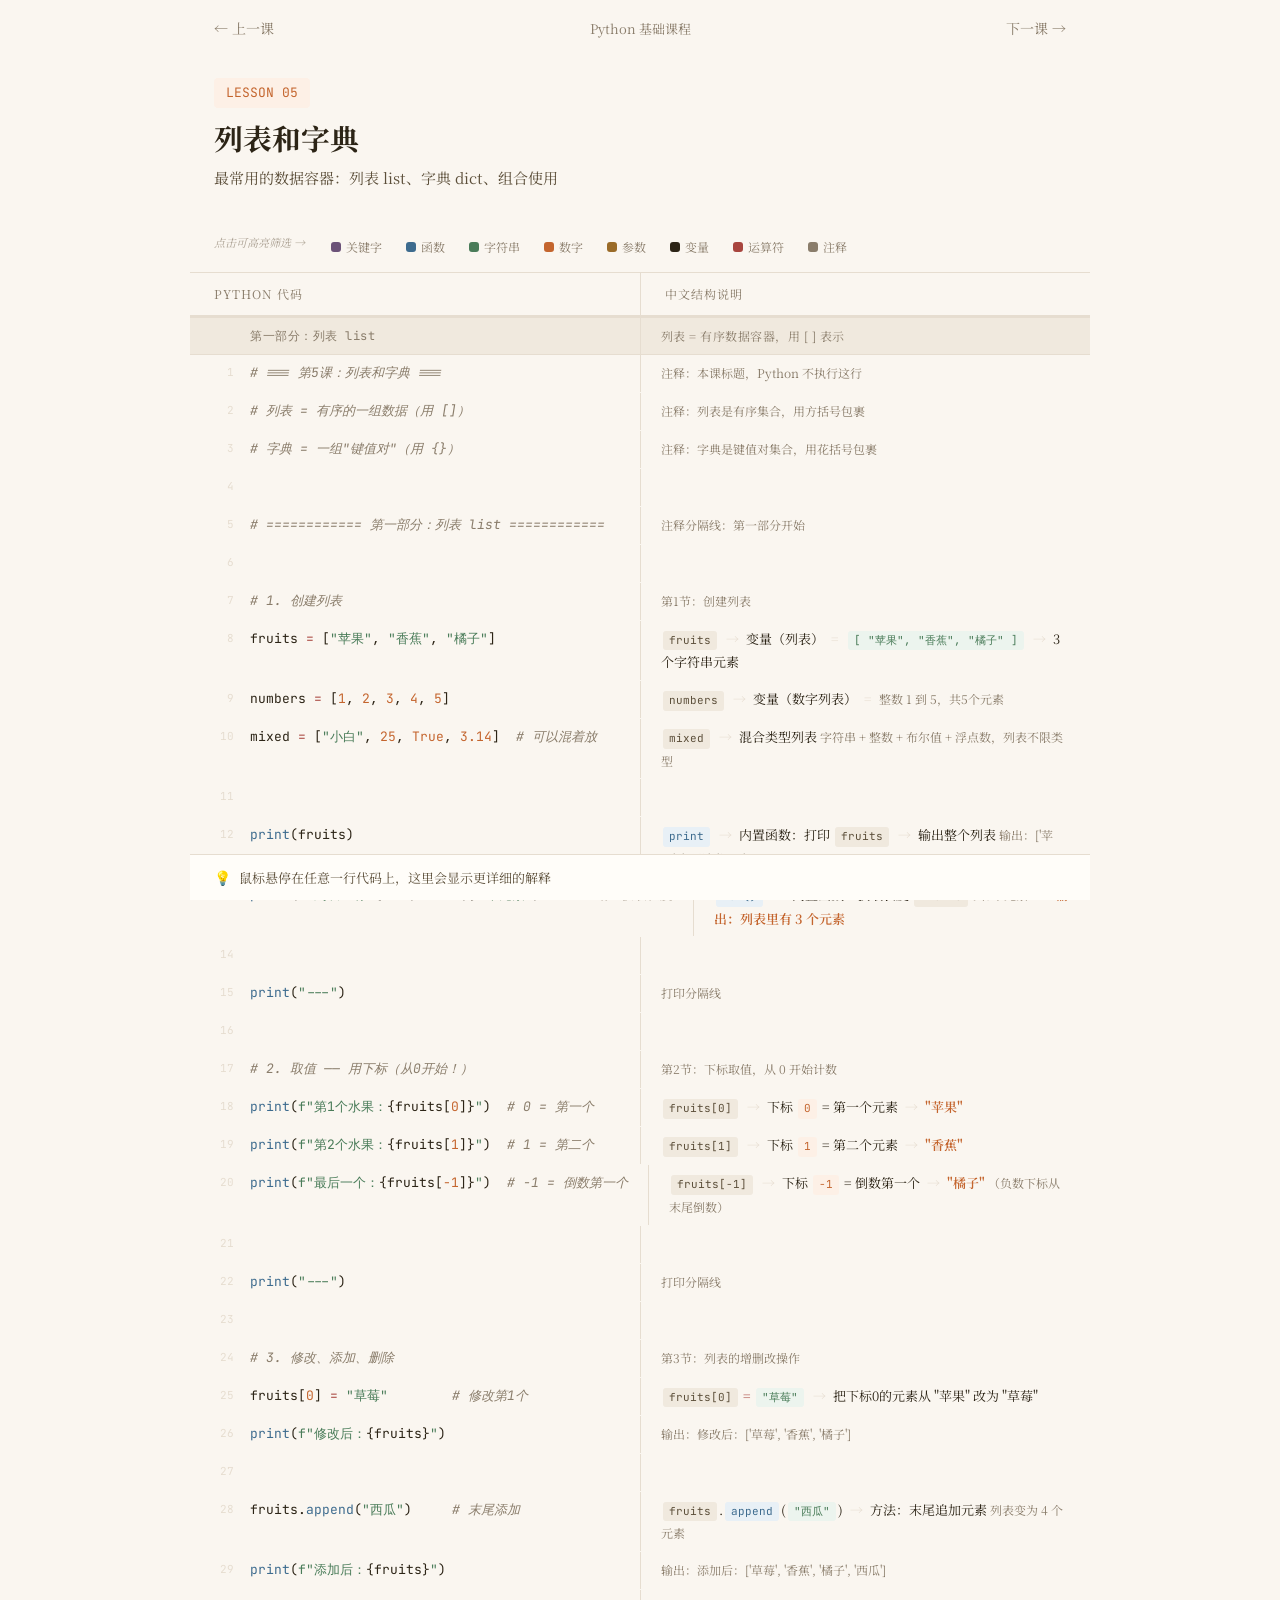
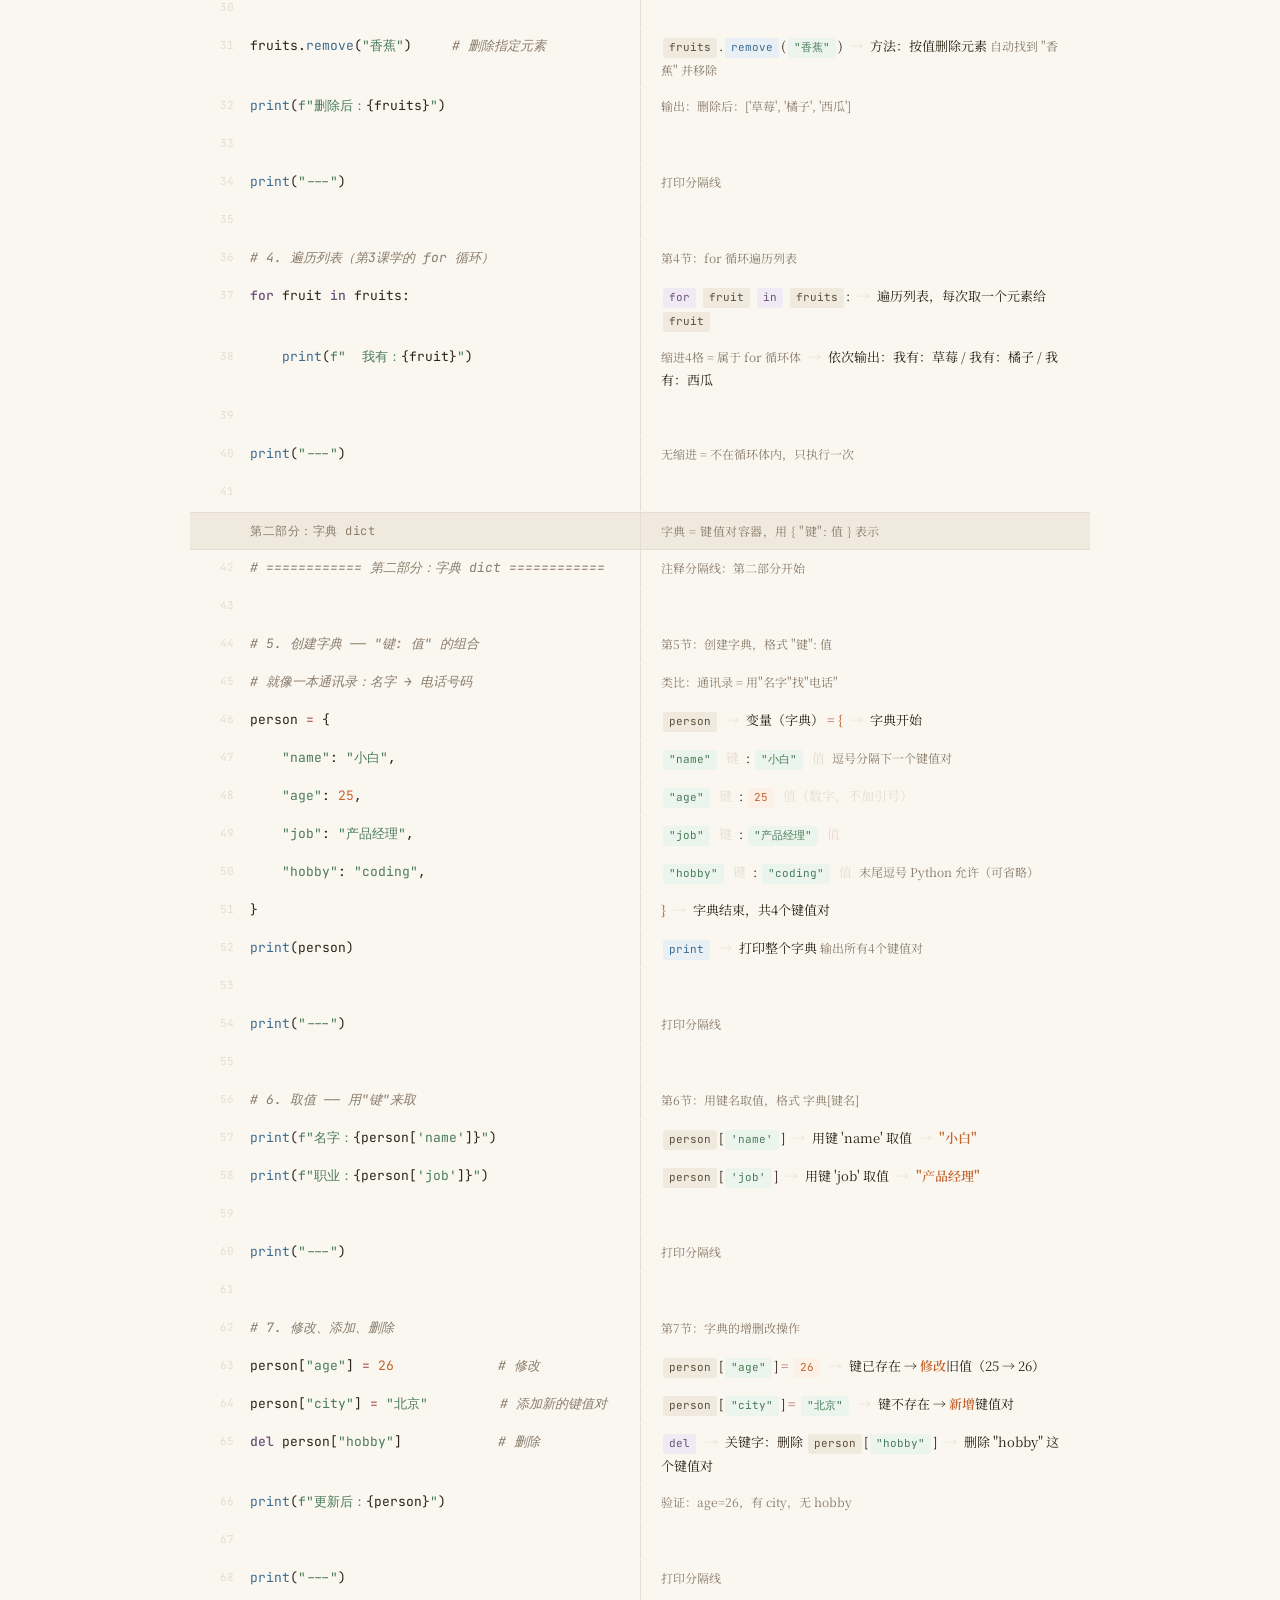
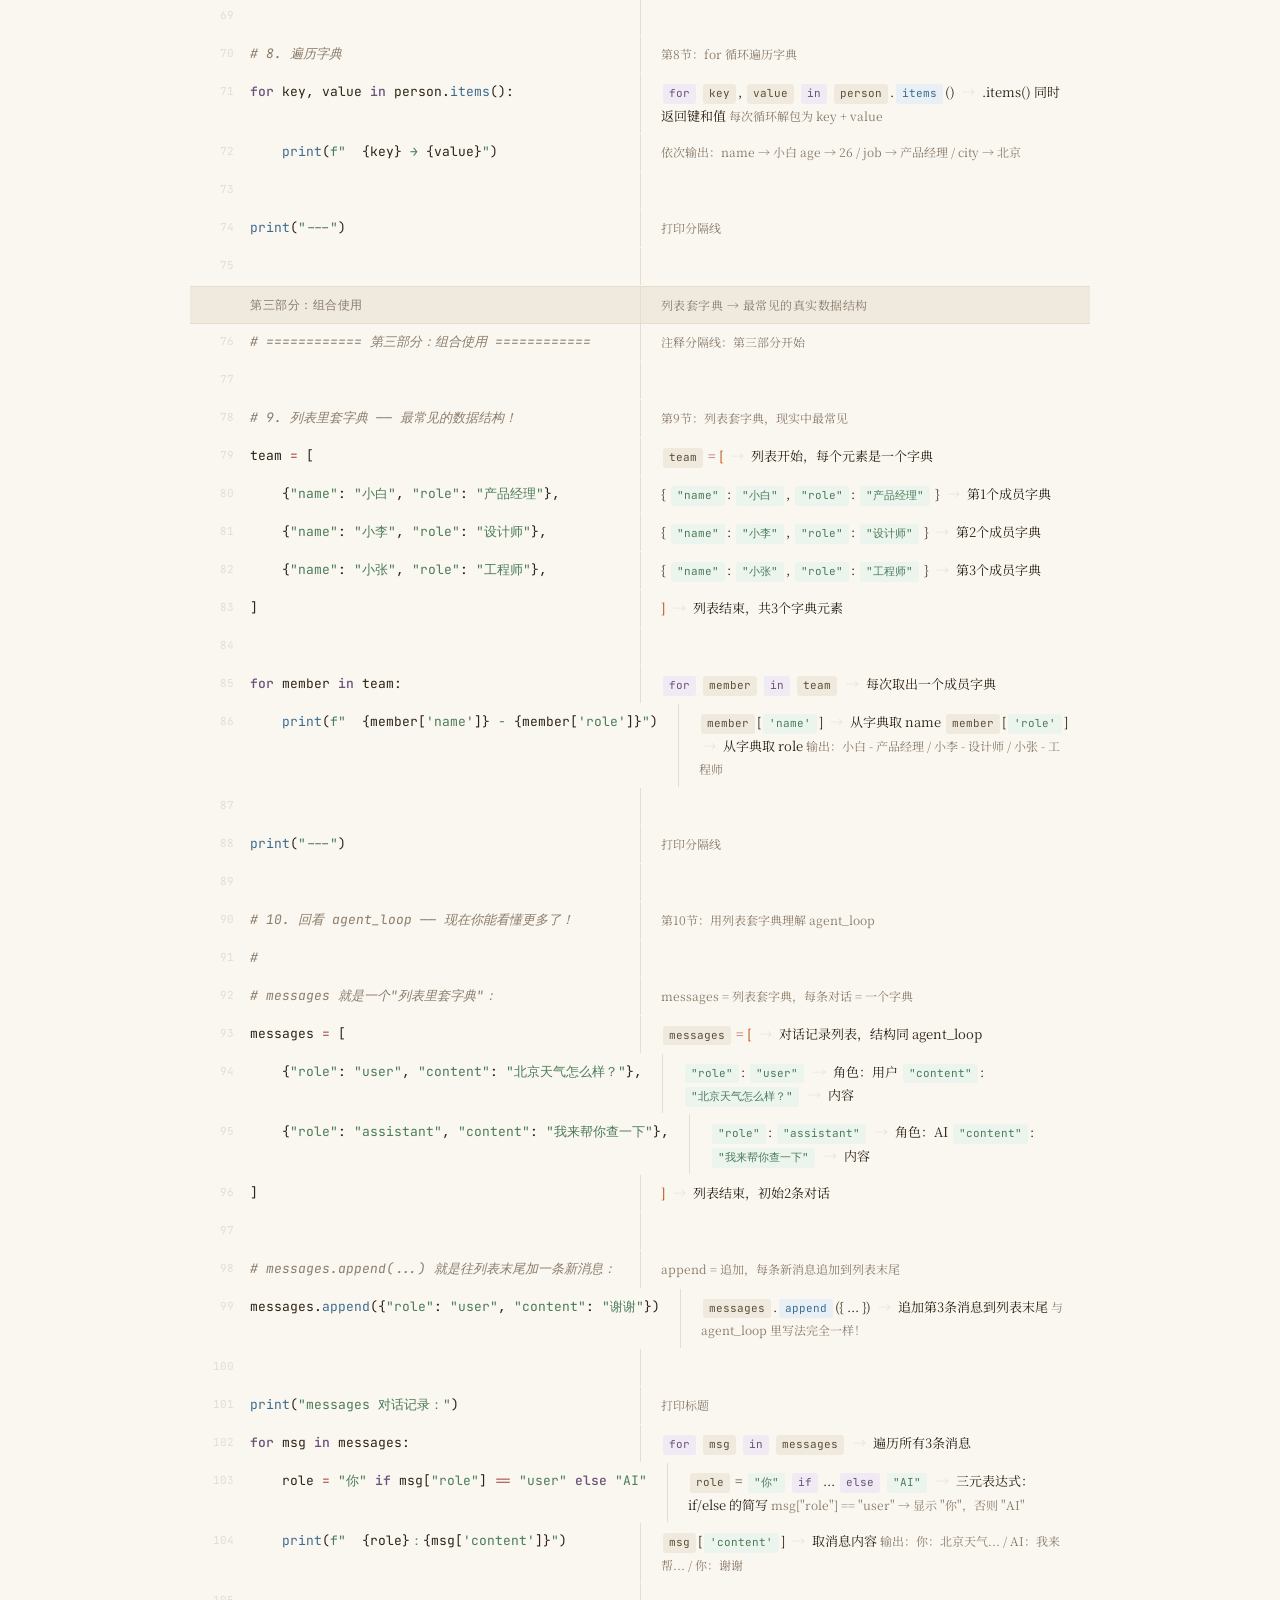
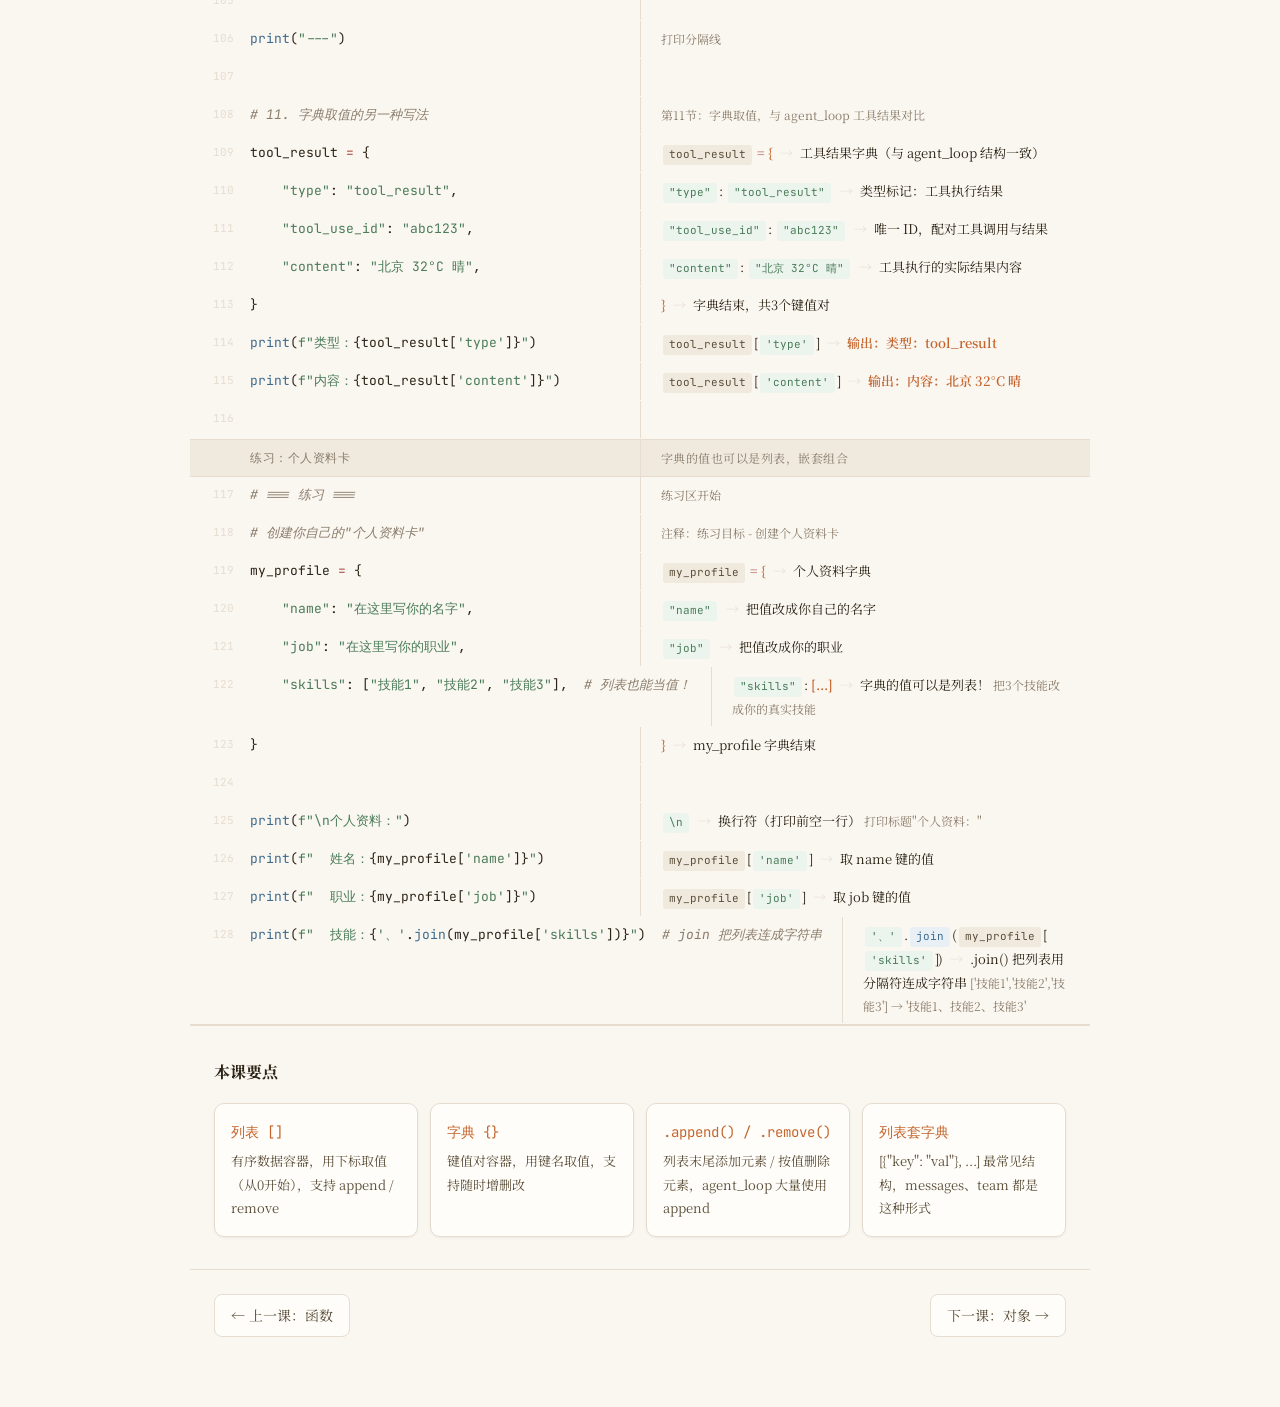
<file: python-basics/lesson-05.html>
<!DOCTYPE html>
<html lang="zh-CN">
<head>
<meta charset="UTF-8">
<meta name="viewport" content="width=device-width, initial-scale=1.0">
<title>LESSON 05 · 列表和字典</title>
<link rel="stylesheet" href="styles.css">
</head>
<body>

<!-- Top Nav -->
<nav class="topnav">
  <a href="lesson-04.html">← 上一课</a>
  <span class="nav-center">Python 基础课程</span>
  <a href="lesson-06.html">下一课 →</a>
</nav>

<!-- Header -->
<div class="lesson-header">
  <div class="lesson-number">LESSON 05</div>
  <h1>列表和字典</h1>
  <p class="desc">最常用的数据容器：列表 list、字典 dict、组合使用</p>
</div>

<!-- Legend -->
<div class="legend">
  <span class="legend-hint">点击可高亮筛选 →</span>
  <div class="legend-item"><span class="legend-dot" style="background:var(--purple)"></span> 关键字</div>
  <div class="legend-item"><span class="legend-dot" style="background:var(--blue)"></span> 函数</div>
  <div class="legend-item"><span class="legend-dot" style="background:var(--green)"></span> 字符串</div>
  <div class="legend-item"><span class="legend-dot" style="background:var(--accent)"></span> 数字</div>
  <div class="legend-item"><span class="legend-dot" style="background:#9a6b28"></span> 参数</div>
  <div class="legend-item"><span class="legend-dot" style="background:var(--ink)"></span> 变量</div>
  <div class="legend-item"><span class="legend-dot" style="background:var(--red)"></span> 运算符</div>
  <div class="legend-item"><span class="legend-dot" style="background:var(--ink-lighter)"></span> 注释</div>
</div>

<!-- Column Headers -->
<div class="col-headers">
  <div class="col-header">Python 代码</div>
  <div class="col-header">中文结构说明</div>
</div>

<!-- Lines -->
<div class="lines">

<!-- === 第一部分：列表 list === -->
<div class="section-row">
  <div class="code-side"><span class="line-num"></span><span class="line-code"><span class="section-label">第一部分：列表 list</span></span></div>
  <div class="explain-side"><span class="line-explain"><span class="section-label">列表 = 有序数据容器，用 [ ] 表示</span></span></div>
</div>

<!-- line 1: # === 第5课：列表和字典 === -->
<div class="line-pair" data-tip="注释行，说明本课主题。# 开头的都是注释，Python 不执行。">
  <div class="code-side"><span class="line-num">1</span><span class="line-code"><span class="cm"># === 第5课：列表和字典 ===</span></span></div>
  <div class="explain-side"><span class="line-explain"><span class="note">注释：本课标题，Python 不执行这行</span></span></div>
</div>

<!-- line 2: # 列表 = ... -->
<div class="line-pair" data-tip="注释说明：列表用中括号 [] 表示，里面的元素有顺序。">
  <div class="code-side"><span class="line-num">2</span><span class="line-code"><span class="cm"># 列表 = 有序的一组数据（用 []）</span></span></div>
  <div class="explain-side"><span class="line-explain"><span class="note">注释：列表是有序集合，用方括号包裹</span></span></div>
</div>

<!-- line 3: # 字典 = ... -->
<div class="line-pair" data-tip="注释说明：字典用花括号 {} 表示，每个元素是"键: 值"对。">
  <div class="code-side"><span class="line-num">3</span><span class="line-code"><span class="cm"># 字典 = 一组"键值对"（用 {}）</span></span></div>
  <div class="explain-side"><span class="line-explain"><span class="note">注释：字典是键值对集合，用花括号包裹</span></span></div>
</div>

<!-- blank line 4 -->
<div class="line-pair">
  <div class="code-side"><span class="line-num">4</span><span class="line-code"></span></div>
  <div class="explain-side"><span class="line-explain"></span></div>
</div>

<!-- line 5: # ============ 第一部分：列表 list ============ -->
<div class="line-pair" data-tip="分隔注释，标记第一部分的开始。">
  <div class="code-side"><span class="line-num">5</span><span class="line-code"><span class="cm"># ============ 第一部分：列表 list ============</span></span></div>
  <div class="explain-side"><span class="line-explain"><span class="note">注释分隔线：第一部分开始</span></span></div>
</div>

<!-- blank line 6 -->
<div class="line-pair">
  <div class="code-side"><span class="line-num">6</span><span class="line-code"></span></div>
  <div class="explain-side"><span class="line-explain"></span></div>
</div>

<!-- line 7: # 1. 创建列表 -->
<div class="line-pair" data-tip="小节标题注释：创建列表。">
  <div class="code-side"><span class="line-num">7</span><span class="line-code"><span class="cm"># 1. 创建列表</span></span></div>
  <div class="explain-side"><span class="line-explain"><span class="note">第1节：创建列表</span></span></div>
</div>

<!-- line 8: fruits = ["苹果", "香蕉", "橘子"] -->
<div class="line-pair" data-tip="创建一个字符串列表。[ ] 内用逗号分隔三个元素，整体赋值给变量 fruits。">
  <div class="code-side"><span class="line-num">8</span><span class="line-code"><span class="vr">fruits</span> <span class="op">=</span> [<span class="st">"苹果"</span>, <span class="st">"香蕉"</span>, <span class="st">"橘子"</span>]</span></div>
  <div class="explain-side"><span class="line-explain">
    <span class="tag tag-vr">fruits</span> <span class="arrow">→</span> 变量（列表）
    <span class="arrow"> = </span>
    <span class="tag tag-st">[ "苹果", "香蕉", "橘子" ]</span> <span class="arrow">→</span> 3个字符串元素
  </span></div>
</div>

<!-- line 9: numbers = [1, 2, 3, 4, 5] -->
<div class="line-pair" data-tip="创建一个数字列表，5个整数元素。">
  <div class="code-side"><span class="line-num">9</span><span class="line-code"><span class="vr">numbers</span> <span class="op">=</span> [<span class="nm">1</span>, <span class="nm">2</span>, <span class="nm">3</span>, <span class="nm">4</span>, <span class="nm">5</span>]</span></div>
  <div class="explain-side"><span class="line-explain">
    <span class="tag tag-vr">numbers</span> <span class="arrow">→</span> 变量（数字列表）
    <span class="arrow">=</span>
    <span class="note">整数 1 到 5，共5个元素</span>
  </span></div>
</div>

<!-- line 10: mixed = ["小白", 25, True, 3.14]  # 可以混着放 -->
<div class="line-pair" data-tip="列表可以混合不同类型：字符串、整数、布尔值、浮点数，全部放在一个列表里。">
  <div class="code-side"><span class="line-num">10</span><span class="line-code"><span class="vr">mixed</span> <span class="op">=</span> [<span class="st">"小白"</span>, <span class="nm">25</span>, <span class="bl">True</span>, <span class="nm">3.14</span>]  <span class="cm"># 可以混着放</span></span></div>
  <div class="explain-side"><span class="line-explain">
    <span class="tag tag-vr">mixed</span> <span class="arrow">→</span> 混合类型列表
    <span class="note">字符串 + 整数 + 布尔值 + 浮点数，列表不限类型</span>
  </span></div>
</div>

<!-- blank line 11 -->
<div class="line-pair">
  <div class="code-side"><span class="line-num">11</span><span class="line-code"></span></div>
  <div class="explain-side"><span class="line-explain"></span></div>
</div>

<!-- line 12: print(fruits) -->
<div class="line-pair" data-tip="直接打印整个列表，输出：['苹果', '香蕉', '橘子']">
  <div class="code-side"><span class="line-num">12</span><span class="line-code"><span class="bi">print</span>(<span class="vr">fruits</span>)</span></div>
  <div class="explain-side"><span class="line-explain">
    <span class="tag tag-bi">print</span> <span class="arrow">→</span> 内置函数：打印
    <span class="tag tag-vr">fruits</span> <span class="arrow">→</span> 输出整个列表
    <span class="note">输出：['苹果', '香蕉', '橘子']</span>
  </span></div>
</div>

<!-- line 13: print(f"列表里有 {len(fruits)} 个元素") -->
<div class="line-pair" data-tip="len() 是内置函数，返回列表的元素个数。这里 len(fruits) 返回 3。">
  <div class="code-side"><span class="line-num">13</span><span class="line-code"><span class="bi">print</span>(<span class="st">f"列表里有 </span>{<span class="bi">len</span>(<span class="vr">fruits</span>)}<span class="st"> 个元素"</span>)  <span class="cm"># len() 获取长度</span></span></div>
  <div class="explain-side"><span class="line-explain">
    <span class="tag tag-bi">len()</span> <span class="arrow">→</span> 内置函数：获取长度
    <span class="tag tag-vr">fruits</span> <span class="note">共3个元素</span>
    <span class="arrow">→</span> <span class="highlight">输出：列表里有 3 个元素</span>
  </span></div>
</div>

<!-- blank line 14 -->
<div class="line-pair">
  <div class="code-side"><span class="line-num">14</span><span class="line-code"></span></div>
  <div class="explain-side"><span class="line-explain"></span></div>
</div>

<!-- line 15: print("---") -->
<div class="line-pair" data-tip="打印分隔线，让输出更易读。">
  <div class="code-side"><span class="line-num">15</span><span class="line-code"><span class="bi">print</span>(<span class="st">"---"</span>)</span></div>
  <div class="explain-side"><span class="line-explain"><span class="note">打印分隔线</span></span></div>
</div>

<!-- blank line 16 -->
<div class="line-pair">
  <div class="code-side"><span class="line-num">16</span><span class="line-code"></span></div>
  <div class="explain-side"><span class="line-explain"></span></div>
</div>

<!-- line 17: # 2. 取值 —— 用下标（从0开始！） -->
<div class="line-pair" data-tip="第2节：通过下标（index）取值。下标从 0 开始，不是 1！">
  <div class="code-side"><span class="line-num">17</span><span class="line-code"><span class="cm"># 2. 取值 —— 用下标（从0开始！）</span></span></div>
  <div class="explain-side"><span class="line-explain"><span class="note">第2节：下标取值，从 0 开始计数</span></span></div>
</div>

<!-- line 18: print(f"第1个水果：{fruits[0]}") -->
<div class="line-pair" data-tip="fruits[0] 取第一个元素。下标 0 = 第一个，这是很多编程语言的规则。">
  <div class="code-side"><span class="line-num">18</span><span class="line-code"><span class="bi">print</span>(<span class="st">f"第1个水果：</span>{<span class="vr">fruits</span>[<span class="nm">0</span>]}<span class="st">"</span>)  <span class="cm"># 0 = 第一个</span></span></div>
  <div class="explain-side"><span class="line-explain">
    <span class="tag tag-vr">fruits[0]</span> <span class="arrow">→</span> 下标 <span class="tag tag-nm">0</span> = 第一个元素
    <span class="arrow">→</span> <span class="highlight">"苹果"</span>
  </span></div>
</div>

<!-- line 19: print(f"第2个水果：{fruits[1]}") -->
<div class="line-pair" data-tip="fruits[1] 取第二个元素，下标 1 = 第二个。">
  <div class="code-side"><span class="line-num">19</span><span class="line-code"><span class="bi">print</span>(<span class="st">f"第2个水果：</span>{<span class="vr">fruits</span>[<span class="nm">1</span>]}<span class="st">"</span>)  <span class="cm"># 1 = 第二个</span></span></div>
  <div class="explain-side"><span class="line-explain">
    <span class="tag tag-vr">fruits[1]</span> <span class="arrow">→</span> 下标 <span class="tag tag-nm">1</span> = 第二个元素
    <span class="arrow">→</span> <span class="highlight">"香蕉"</span>
  </span></div>
</div>

<!-- line 20: print(f"最后一个：{fruits[-1]}") -->
<div class="line-pair" data-tip="-1 是特殊下标，表示倒数第一个元素。-2 是倒数第二个，以此类推。不用知道列表长度就能取最后一个！">
  <div class="code-side"><span class="line-num">20</span><span class="line-code"><span class="bi">print</span>(<span class="st">f"最后一个：</span>{<span class="vr">fruits</span>[<span class="nm">-1</span>]}<span class="st">"</span>)  <span class="cm"># -1 = 倒数第一个</span></span></div>
  <div class="explain-side"><span class="line-explain">
    <span class="tag tag-vr">fruits[-1]</span> <span class="arrow">→</span> 下标 <span class="tag tag-nm">-1</span> = 倒数第一个
    <span class="arrow">→</span> <span class="highlight">"橘子"</span>
    <span class="note">（负数下标从末尾倒数）</span>
  </span></div>
</div>

<!-- blank line 21 -->
<div class="line-pair">
  <div class="code-side"><span class="line-num">21</span><span class="line-code"></span></div>
  <div class="explain-side"><span class="line-explain"></span></div>
</div>

<!-- line 22: print("---") -->
<div class="line-pair" data-tip="打印分隔线。">
  <div class="code-side"><span class="line-num">22</span><span class="line-code"><span class="bi">print</span>(<span class="st">"---"</span>)</span></div>
  <div class="explain-side"><span class="line-explain"><span class="note">打印分隔线</span></span></div>
</div>

<!-- blank line 23 -->
<div class="line-pair">
  <div class="code-side"><span class="line-num">23</span><span class="line-code"></span></div>
  <div class="explain-side"><span class="line-explain"></span></div>
</div>

<!-- line 24: # 3. 修改、添加、删除 -->
<div class="line-pair" data-tip="第3节：列表是可变的，可以修改元素、添加元素、删除元素。">
  <div class="code-side"><span class="line-num">24</span><span class="line-code"><span class="cm"># 3. 修改、添加、删除</span></span></div>
  <div class="explain-side"><span class="line-explain"><span class="note">第3节：列表的增删改操作</span></span></div>
</div>

<!-- line 25: fruits[0] = "草莓" -->
<div class="line-pair" data-tip="直接给 fruits[0] 赋新值，就能修改第一个元素。原来是"苹果"，现在改成"草莓"。">
  <div class="code-side"><span class="line-num">25</span><span class="line-code"><span class="vr">fruits</span>[<span class="nm">0</span>] <span class="op">=</span> <span class="st">"草莓"</span>        <span class="cm"># 修改第1个</span></span></div>
  <div class="explain-side"><span class="line-explain">
    <span class="tag tag-vr">fruits[0]</span> <span class="op">=</span> <span class="tag tag-st">"草莓"</span>
    <span class="arrow">→</span> 把下标0的元素从 "苹果" 改为 "草莓"
  </span></div>
</div>

<!-- line 26: print(f"修改后：{fruits}") -->
<div class="line-pair" data-tip="打印修改后的列表，验证修改是否生效。">
  <div class="code-side"><span class="line-num">26</span><span class="line-code"><span class="bi">print</span>(<span class="st">f"修改后：</span>{<span class="vr">fruits</span>}<span class="st">"</span>)</span></div>
  <div class="explain-side"><span class="line-explain">
    <span class="note">输出：修改后：['草莓', '香蕉', '橘子']</span>
  </span></div>
</div>

<!-- blank line 27 -->
<div class="line-pair">
  <div class="code-side"><span class="line-num">27</span><span class="line-code"></span></div>
  <div class="explain-side"><span class="line-explain"></span></div>
</div>

<!-- line 28: fruits.append("西瓜") -->
<div class="line-pair" data-tip=".append() 方法把新元素加到列表末尾。这是最常用的列表操作之一，在 agent_loop 里也用了这个！">
  <div class="code-side"><span class="line-num">28</span><span class="line-code"><span class="vr">fruits</span>.<span class="fn">append</span>(<span class="st">"西瓜"</span>)     <span class="cm"># 末尾添加</span></span></div>
  <div class="explain-side"><span class="line-explain">
    <span class="tag tag-vr">fruits</span>.<span class="tag tag-fn">append</span>(<span class="tag tag-st">"西瓜"</span>)
    <span class="arrow">→</span> 方法：末尾追加元素
    <span class="note">列表变为 4 个元素</span>
  </span></div>
</div>

<!-- line 29: print(f"添加后：{fruits}") -->
<div class="line-pair" data-tip="打印添加后的列表。">
  <div class="code-side"><span class="line-num">29</span><span class="line-code"><span class="bi">print</span>(<span class="st">f"添加后：</span>{<span class="vr">fruits</span>}<span class="st">"</span>)</span></div>
  <div class="explain-side"><span class="line-explain">
    <span class="note">输出：添加后：['草莓', '香蕉', '橘子', '西瓜']</span>
  </span></div>
</div>

<!-- blank line 30 -->
<div class="line-pair">
  <div class="code-side"><span class="line-num">30</span><span class="line-code"></span></div>
  <div class="explain-side"><span class="line-explain"></span></div>
</div>

<!-- line 31: fruits.remove("香蕉") -->
<div class="line-pair" data-tip=".remove() 方法按值删除。填入要删除的元素值，Python 自动找到它并删掉。">
  <div class="code-side"><span class="line-num">31</span><span class="line-code"><span class="vr">fruits</span>.<span class="fn">remove</span>(<span class="st">"香蕉"</span>)     <span class="cm"># 删除指定元素</span></span></div>
  <div class="explain-side"><span class="line-explain">
    <span class="tag tag-vr">fruits</span>.<span class="tag tag-fn">remove</span>(<span class="tag tag-st">"香蕉"</span>)
    <span class="arrow">→</span> 方法：按值删除元素
    <span class="note">自动找到 "香蕉" 并移除</span>
  </span></div>
</div>

<!-- line 32: print(f"删除后：{fruits}") -->
<div class="line-pair" data-tip="打印删除后的列表。">
  <div class="code-side"><span class="line-num">32</span><span class="line-code"><span class="bi">print</span>(<span class="st">f"删除后：</span>{<span class="vr">fruits</span>}<span class="st">"</span>)</span></div>
  <div class="explain-side"><span class="line-explain">
    <span class="note">输出：删除后：['草莓', '橘子', '西瓜']</span>
  </span></div>
</div>

<!-- blank line 33 -->
<div class="line-pair">
  <div class="code-side"><span class="line-num">33</span><span class="line-code"></span></div>
  <div class="explain-side"><span class="line-explain"></span></div>
</div>

<!-- line 34: print("---") -->
<div class="line-pair" data-tip="打印分隔线。">
  <div class="code-side"><span class="line-num">34</span><span class="line-code"><span class="bi">print</span>(<span class="st">"---"</span>)</span></div>
  <div class="explain-side"><span class="line-explain"><span class="note">打印分隔线</span></span></div>
</div>

<!-- blank line 35 -->
<div class="line-pair">
  <div class="code-side"><span class="line-num">35</span><span class="line-code"></span></div>
  <div class="explain-side"><span class="line-explain"></span></div>
</div>

<!-- line 36: # 4. 遍历列表（第3课学的 for 循环） -->
<div class="line-pair" data-tip="第4节：用 for 循环遍历列表，依次处理每个元素。">
  <div class="code-side"><span class="line-num">36</span><span class="line-code"><span class="cm"># 4. 遍历列表（第3课学的 for 循环）</span></span></div>
  <div class="explain-side"><span class="line-explain"><span class="note">第4节：for 循环遍历列表</span></span></div>
</div>

<!-- line 37: for fruit in fruits: -->
<div class="line-pair" data-tip="for...in 循环：每次循环从 fruits 列表取出一个元素，临时命名为 fruit，然后执行缩进的代码块。">
  <div class="code-side"><span class="line-num">37</span><span class="line-code"><span class="kw">for</span> <span class="vr">fruit</span> <span class="kw">in</span> <span class="vr">fruits</span>:</span></div>
  <div class="explain-side"><span class="line-explain">
    <span class="tag tag-kw">for</span> <span class="tag tag-vr">fruit</span> <span class="tag tag-kw">in</span> <span class="tag tag-vr">fruits</span>:
    <span class="arrow">→</span> 遍历列表，每次取一个元素给 <span class="tag tag-vr">fruit</span>
  </span></div>
</div>

<!-- line 38:     print(f"  我有：{fruit}") -->
<div class="line-pair" data-tip="循环体，缩进4格表示属于 for 循环。每次循环都执行这行，打印当前 fruit 的值。">
  <div class="code-side"><span class="line-num">38</span><span class="line-code">    <span class="bi">print</span>(<span class="st">f"  我有：</span>{<span class="vr">fruit</span>}<span class="st">"</span>)</span></div>
  <div class="explain-side"><span class="line-explain">
    <span class="note">缩进4格 = 属于 for 循环体</span>
    <span class="arrow">→</span> 依次输出：我有：草莓 / 我有：橘子 / 我有：西瓜
  </span></div>
</div>

<!-- blank line 39 -->
<div class="line-pair">
  <div class="code-side"><span class="line-num">39</span><span class="line-code"></span></div>
  <div class="explain-side"><span class="line-explain"></span></div>
</div>

<!-- line 40: print("---") -->
<div class="line-pair" data-tip="打印分隔线，不在 for 循环体内（无缩进），只打印一次。">
  <div class="code-side"><span class="line-num">40</span><span class="line-code"><span class="bi">print</span>(<span class="st">"---"</span>)</span></div>
  <div class="explain-side"><span class="line-explain">
    <span class="note">无缩进 = 不在循环体内，只执行一次</span>
  </span></div>
</div>

<!-- blank line 41 -->
<div class="line-pair">
  <div class="code-side"><span class="line-num">41</span><span class="line-code"></span></div>
  <div class="explain-side"><span class="line-explain"></span></div>
</div>

<!-- === 第二部分：字典 dict === -->
<div class="section-row">
  <div class="code-side"><span class="line-num"></span><span class="line-code"><span class="section-label">第二部分：字典 dict</span></span></div>
  <div class="explain-side"><span class="line-explain"><span class="section-label">字典 = 键值对容器，用 { "键": 值 } 表示</span></span></div>
</div>

<!-- line 42: # ============ 第二部分：字典 dict ============ -->
<div class="line-pair" data-tip="分隔注释，标记第二部分的开始。">
  <div class="code-side"><span class="line-num">42</span><span class="line-code"><span class="cm"># ============ 第二部分：字典 dict ============</span></span></div>
  <div class="explain-side"><span class="line-explain"><span class="note">注释分隔线：第二部分开始</span></span></div>
</div>

<!-- blank line 43 -->
<div class="line-pair">
  <div class="code-side"><span class="line-num">43</span><span class="line-code"></span></div>
  <div class="explain-side"><span class="line-explain"></span></div>
</div>

<!-- line 44: # 5. 创建字典 —— "键: 值" 的组合 -->
<div class="line-pair" data-tip="第5节：创建字典。字典的每个元素是一个键值对，格式是 键: 值。">
  <div class="code-side"><span class="line-num">44</span><span class="line-code"><span class="cm"># 5. 创建字典 —— "键: 值" 的组合</span></span></div>
  <div class="explain-side"><span class="line-explain"><span class="note">第5节：创建字典，格式 "键": 值</span></span></div>
</div>

<!-- line 45: # 就像一本通讯录... -->
<div class="line-pair" data-tip="类比：字典就像通讯录，用名字（键）查电话（值）。">
  <div class="code-side"><span class="line-num">45</span><span class="line-code"><span class="cm"># 就像一本通讯录：名字 → 电话号码</span></span></div>
  <div class="explain-side"><span class="line-explain"><span class="note">类比：通讯录 = 用"名字"找"电话"</span></span></div>
</div>

<!-- line 46: person = { -->
<div class="line-pair" data-tip="开始创建字典。{ 开头，} 结尾，里面是多个键值对。">
  <div class="code-side"><span class="line-num">46</span><span class="line-code"><span class="vr">person</span> <span class="op">=</span> {</span></div>
  <div class="explain-side"><span class="line-explain">
    <span class="tag tag-vr">person</span> <span class="arrow">→</span> 变量（字典）
    <span class="op">=</span> <span class="highlight">{</span> <span class="arrow">→</span> 字典开始
  </span></div>
</div>

<!-- line 47:     "name": "小白", -->
<div class="line-pair" data-tip="键值对：键是字符串 name，值是字符串 小白。键用引号包裹，冒号分隔键和值，逗号分隔不同键值对。">
  <div class="code-side"><span class="line-num">47</span><span class="line-code">    <span class="st">"name"</span>: <span class="st">"小白"</span>,</span></div>
  <div class="explain-side"><span class="line-explain">
    <span class="tag tag-st">"name"</span> <span class="arrow">键</span>
    : <span class="tag tag-st">"小白"</span> <span class="arrow">值</span>
    <span class="note">逗号分隔下一个键值对</span>
  </span></div>
</div>

<!-- line 48:     "age": 25, -->
<div class="line-pair" data-tip="键是字符串 age，值是数字 25（不加引号）。">
  <div class="code-side"><span class="line-num">48</span><span class="line-code">    <span class="st">"age"</span>: <span class="nm">25</span>,</span></div>
  <div class="explain-side"><span class="line-explain">
    <span class="tag tag-st">"age"</span> <span class="arrow">键</span>
    : <span class="tag tag-nm">25</span> <span class="arrow">值（数字，不加引号）</span>
  </span></div>
</div>

<!-- line 49:     "job": "产品经理", -->
<div class="line-pair" data-tip="键值对：job 对应 产品经理。">
  <div class="code-side"><span class="line-num">49</span><span class="line-code">    <span class="st">"job"</span>: <span class="st">"产品经理"</span>,</span></div>
  <div class="explain-side"><span class="line-explain">
    <span class="tag tag-st">"job"</span> <span class="arrow">键</span>
    : <span class="tag tag-st">"产品经理"</span> <span class="arrow">值</span>
  </span></div>
</div>

<!-- line 50:     "hobby": "coding", -->
<div class="line-pair" data-tip="键值对：hobby 对应 coding。最后一个键值对也可以加逗号（Python允许）。">
  <div class="code-side"><span class="line-num">50</span><span class="line-code">    <span class="st">"hobby"</span>: <span class="st">"coding"</span>,</span></div>
  <div class="explain-side"><span class="line-explain">
    <span class="tag tag-st">"hobby"</span> <span class="arrow">键</span>
    : <span class="tag tag-st">"coding"</span> <span class="arrow">值</span>
    <span class="note">末尾逗号 Python 允许（可省略）</span>
  </span></div>
</div>

<!-- line 51: } -->
<div class="line-pair" data-tip="字典定义结束的右花括号。">
  <div class="code-side"><span class="line-num">51</span><span class="line-code">}</span></div>
  <div class="explain-side"><span class="line-explain">
    <span class="highlight">}</span> <span class="arrow">→</span> 字典结束，共4个键值对
  </span></div>
</div>

<!-- line 52: print(person) -->
<div class="line-pair" data-tip="打印整个字典，显示所有键值对。">
  <div class="code-side"><span class="line-num">52</span><span class="line-code"><span class="bi">print</span>(<span class="vr">person</span>)</span></div>
  <div class="explain-side"><span class="line-explain">
    <span class="tag tag-bi">print</span> <span class="arrow">→</span> 打印整个字典
    <span class="note">输出所有4个键值对</span>
  </span></div>
</div>

<!-- blank line 53 -->
<div class="line-pair">
  <div class="code-side"><span class="line-num">53</span><span class="line-code"></span></div>
  <div class="explain-side"><span class="line-explain"></span></div>
</div>

<!-- line 54: print("---") -->
<div class="line-pair" data-tip="打印分隔线。">
  <div class="code-side"><span class="line-num">54</span><span class="line-code"><span class="bi">print</span>(<span class="st">"---"</span>)</span></div>
  <div class="explain-side"><span class="line-explain"><span class="note">打印分隔线</span></span></div>
</div>

<!-- blank line 55 -->
<div class="line-pair">
  <div class="code-side"><span class="line-num">55</span><span class="line-code"></span></div>
  <div class="explain-side"><span class="line-explain"></span></div>
</div>

<!-- line 56: # 6. 取值 —— 用"键"来取 -->
<div class="line-pair" data-tip="第6节：字典用键名取值，格式是 字典变量[键名]。">
  <div class="code-side"><span class="line-num">56</span><span class="line-code"><span class="cm"># 6. 取值 —— 用"键"来取</span></span></div>
  <div class="explain-side"><span class="line-explain"><span class="note">第6节：用键名取值，格式 字典[键名]</span></span></div>
</div>

<!-- line 57: print(f"名字：{person['name']}") -->
<div class="line-pair" data-tip="person['name'] 用键 name 查找对应的值，返回 小白。就像通讯录里用名字找电话。">
  <div class="code-side"><span class="line-num">57</span><span class="line-code"><span class="bi">print</span>(<span class="st">f"名字：</span>{<span class="vr">person</span>[<span class="st">'name'</span>]}<span class="st">"</span>)</span></div>
  <div class="explain-side"><span class="line-explain">
    <span class="tag tag-vr">person</span>[<span class="tag tag-st">'name'</span>]
    <span class="arrow">→</span> 用键 'name' 取值
    <span class="arrow">→</span> <span class="highlight">"小白"</span>
  </span></div>
</div>

<!-- line 58: print(f"职业：{person['job']}") -->
<div class="line-pair" data-tip="person['job'] 用键 job 取值，返回 产品经理。">
  <div class="code-side"><span class="line-num">58</span><span class="line-code"><span class="bi">print</span>(<span class="st">f"职业：</span>{<span class="vr">person</span>[<span class="st">'job'</span>]}<span class="st">"</span>)</span></div>
  <div class="explain-side"><span class="line-explain">
    <span class="tag tag-vr">person</span>[<span class="tag tag-st">'job'</span>]
    <span class="arrow">→</span> 用键 'job' 取值
    <span class="arrow">→</span> <span class="highlight">"产品经理"</span>
  </span></div>
</div>

<!-- blank line 59 -->
<div class="line-pair">
  <div class="code-side"><span class="line-num">59</span><span class="line-code"></span></div>
  <div class="explain-side"><span class="line-explain"></span></div>
</div>

<!-- line 60: print("---") -->
<div class="line-pair" data-tip="打印分隔线。">
  <div class="code-side"><span class="line-num">60</span><span class="line-code"><span class="bi">print</span>(<span class="st">"---"</span>)</span></div>
  <div class="explain-side"><span class="line-explain"><span class="note">打印分隔线</span></span></div>
</div>

<!-- blank line 61 -->
<div class="line-pair">
  <div class="code-side"><span class="line-num">61</span><span class="line-code"></span></div>
  <div class="explain-side"><span class="line-explain"></span></div>
</div>

<!-- line 62: # 7. 修改、添加、删除 -->
<div class="line-pair" data-tip="第7节：字典的增删改操作。">
  <div class="code-side"><span class="line-num">62</span><span class="line-code"><span class="cm"># 7. 修改、添加、删除</span></span></div>
  <div class="explain-side"><span class="line-explain"><span class="note">第7节：字典的增删改操作</span></span></div>
</div>

<!-- line 63: person["age"] = 26 -->
<div class="line-pair" data-tip="person['age'] 原来是 25，赋新值 26 就完成了修改。键存在时 = 修改；键不存在时 = 添加。">
  <div class="code-side"><span class="line-num">63</span><span class="line-code"><span class="vr">person</span>[<span class="st">"age"</span>] <span class="op">=</span> <span class="nm">26</span>             <span class="cm"># 修改</span></span></div>
  <div class="explain-side"><span class="line-explain">
    <span class="tag tag-vr">person</span>[<span class="tag tag-st">"age"</span>] <span class="op">=</span> <span class="tag tag-nm">26</span>
    <span class="arrow">→</span> 键已存在 → <span class="highlight">修改</span>旧值（25 → 26）
  </span></div>
</div>

<!-- line 64: person["city"] = "北京" -->
<div class="line-pair" data-tip="city 键原本不存在，赋值后自动新增这个键值对。字典可以随时添加新键！">
  <div class="code-side"><span class="line-num">64</span><span class="line-code"><span class="vr">person</span>[<span class="st">"city"</span>] <span class="op">=</span> <span class="st">"北京"</span>         <span class="cm"># 添加新的键值对</span></span></div>
  <div class="explain-side"><span class="line-explain">
    <span class="tag tag-vr">person</span>[<span class="tag tag-st">"city"</span>] <span class="op">=</span> <span class="tag tag-st">"北京"</span>
    <span class="arrow">→</span> 键不存在 → <span class="highlight">新增</span>键值对
  </span></div>
</div>

<!-- line 65: del person["hobby"] -->
<div class="line-pair" data-tip="del 关键字：删除字典里的某个键值对。del person['hobby'] 把 hobby 整个键值对从字典里删掉。">
  <div class="code-side"><span class="line-num">65</span><span class="line-code"><span class="kw">del</span> <span class="vr">person</span>[<span class="st">"hobby"</span>]            <span class="cm"># 删除</span></span></div>
  <div class="explain-side"><span class="line-explain">
    <span class="tag tag-kw">del</span> <span class="arrow">→</span> 关键字：删除
    <span class="tag tag-vr">person</span>[<span class="tag tag-st">"hobby"</span>] <span class="arrow">→</span> 删除 "hobby" 这个键值对
  </span></div>
</div>

<!-- line 66: print(f"更新后：{person}") -->
<div class="line-pair" data-tip="打印更新后的字典：age 变成26，新增了 city，hobby 被删除了。">
  <div class="code-side"><span class="line-num">66</span><span class="line-code"><span class="bi">print</span>(<span class="st">f"更新后：</span>{<span class="vr">person</span>}<span class="st">"</span>)</span></div>
  <div class="explain-side"><span class="line-explain">
    <span class="note">验证：age=26，有 city，无 hobby</span>
  </span></div>
</div>

<!-- blank line 67 -->
<div class="line-pair">
  <div class="code-side"><span class="line-num">67</span><span class="line-code"></span></div>
  <div class="explain-side"><span class="line-explain"></span></div>
</div>

<!-- line 68: print("---") -->
<div class="line-pair" data-tip="打印分隔线。">
  <div class="code-side"><span class="line-num">68</span><span class="line-code"><span class="bi">print</span>(<span class="st">"---"</span>)</span></div>
  <div class="explain-side"><span class="line-explain"><span class="note">打印分隔线</span></span></div>
</div>

<!-- blank line 69 -->
<div class="line-pair">
  <div class="code-side"><span class="line-num">69</span><span class="line-code"></span></div>
  <div class="explain-side"><span class="line-explain"></span></div>
</div>

<!-- line 70: # 8. 遍历字典 -->
<div class="line-pair" data-tip="第8节：用 for 循环遍历字典的所有键值对。">
  <div class="code-side"><span class="line-num">70</span><span class="line-code"><span class="cm"># 8. 遍历字典</span></span></div>
  <div class="explain-side"><span class="line-explain"><span class="note">第8节：for 循环遍历字典</span></span></div>
</div>

<!-- line 71: for key, value in person.items(): -->
<div class="line-pair" data-tip=".items() 方法返回字典所有键值对。for key, value in ... 同时取出键和值，这叫"解包"。">
  <div class="code-side"><span class="line-num">71</span><span class="line-code"><span class="kw">for</span> <span class="vr">key</span>, <span class="vr">value</span> <span class="kw">in</span> <span class="vr">person</span>.<span class="fn">items</span>():</span></div>
  <div class="explain-side"><span class="line-explain">
    <span class="tag tag-kw">for</span> <span class="tag tag-vr">key</span>, <span class="tag tag-vr">value</span> <span class="tag tag-kw">in</span> <span class="tag tag-vr">person</span>.<span class="tag tag-fn">items</span>()
    <span class="arrow">→</span> .items() 同时返回键和值
    <span class="note">每次循环解包为 key + value</span>
  </span></div>
</div>

<!-- line 72:     print(f"  {key} → {value}") -->
<div class="line-pair" data-tip="循环体：打印每个键值对。依次输出 name → 小白 / age → 26 / job → 产品经理 / city → 北京">
  <div class="code-side"><span class="line-num">72</span><span class="line-code">    <span class="bi">print</span>(<span class="st">f"  </span>{<span class="vr">key</span>}<span class="st"> → </span>{<span class="vr">value</span>}<span class="st">"</span>)</span></div>
  <div class="explain-side"><span class="line-explain">
    <span class="note">依次输出：name → 小白</span>
    <span class="note">age → 26 / job → 产品经理 / city → 北京</span>
  </span></div>
</div>

<!-- blank line 73 -->
<div class="line-pair">
  <div class="code-side"><span class="line-num">73</span><span class="line-code"></span></div>
  <div class="explain-side"><span class="line-explain"></span></div>
</div>

<!-- line 74: print("---") -->
<div class="line-pair" data-tip="打印分隔线。">
  <div class="code-side"><span class="line-num">74</span><span class="line-code"><span class="bi">print</span>(<span class="st">"---"</span>)</span></div>
  <div class="explain-side"><span class="line-explain"><span class="note">打印分隔线</span></span></div>
</div>

<!-- blank line 75 -->
<div class="line-pair">
  <div class="code-side"><span class="line-num">75</span><span class="line-code"></span></div>
  <div class="explain-side"><span class="line-explain"></span></div>
</div>

<!-- === 第三部分：组合使用 === -->
<div class="section-row">
  <div class="code-side"><span class="line-num"></span><span class="line-code"><span class="section-label">第三部分：组合使用</span></span></div>
  <div class="explain-side"><span class="line-explain"><span class="section-label">列表套字典 → 最常见的真实数据结构</span></span></div>
</div>

<!-- line 76: # ============ 第三部分：组合使用 ============ -->
<div class="line-pair" data-tip="分隔注释，标记第三部分的开始。">
  <div class="code-side"><span class="line-num">76</span><span class="line-code"><span class="cm"># ============ 第三部分：组合使用 ============</span></span></div>
  <div class="explain-side"><span class="line-explain"><span class="note">注释分隔线：第三部分开始</span></span></div>
</div>

<!-- blank line 77 -->
<div class="line-pair">
  <div class="code-side"><span class="line-num">77</span><span class="line-code"></span></div>
  <div class="explain-side"><span class="line-explain"></span></div>
</div>

<!-- line 78: # 9. 列表里套字典 —— 最常见的数据结构！ -->
<div class="line-pair" data-tip="第9节：列表套字典。这是现实中最常见的数据结构形式，比如 JSON 数据、API 响应都是这样的。">
  <div class="code-side"><span class="line-num">78</span><span class="line-code"><span class="cm"># 9. 列表里套字典 —— 最常见的数据结构！</span></span></div>
  <div class="explain-side"><span class="line-explain"><span class="note">第9节：列表套字典，现实中最常见</span></span></div>
</div>

<!-- line 79: team = [ -->
<div class="line-pair" data-tip="创建一个列表 team，里面的每个元素都是字典。列表开始用 [，后面每行一个字典。">
  <div class="code-side"><span class="line-num">79</span><span class="line-code"><span class="vr">team</span> <span class="op">=</span> [</span></div>
  <div class="explain-side"><span class="line-explain">
    <span class="tag tag-vr">team</span> <span class="op">=</span> <span class="highlight">[</span>
    <span class="arrow">→</span> 列表开始，每个元素是一个字典
  </span></div>
</div>

<!-- line 80:     {"name": "小白", "role": "产品经理"}, -->
<div class="line-pair" data-tip="第一个元素：一个包含 name 和 role 两个键的字典。">
  <div class="code-side"><span class="line-num">80</span><span class="line-code">    {<span class="st">"name"</span>: <span class="st">"小白"</span>, <span class="st">"role"</span>: <span class="st">"产品经理"</span>},</span></div>
  <div class="explain-side"><span class="line-explain">
    { <span class="tag tag-st">"name"</span>: <span class="tag tag-st">"小白"</span>, <span class="tag tag-st">"role"</span>: <span class="tag tag-st">"产品经理"</span> }
    <span class="arrow">→</span> 第1个成员字典
  </span></div>
</div>

<!-- line 81:     {"name": "小李", "role": "设计师"}, -->
<div class="line-pair" data-tip="第二个元素：另一个成员字典。">
  <div class="code-side"><span class="line-num">81</span><span class="line-code">    {<span class="st">"name"</span>: <span class="st">"小李"</span>, <span class="st">"role"</span>: <span class="st">"设计师"</span>},</span></div>
  <div class="explain-side"><span class="line-explain">
    { <span class="tag tag-st">"name"</span>: <span class="tag tag-st">"小李"</span>, <span class="tag tag-st">"role"</span>: <span class="tag tag-st">"设计师"</span> }
    <span class="arrow">→</span> 第2个成员字典
  </span></div>
</div>

<!-- line 82:     {"name": "小张", "role": "工程师"}, -->
<div class="line-pair" data-tip="第三个元素：第三个成员字典。">
  <div class="code-side"><span class="line-num">82</span><span class="line-code">    {<span class="st">"name"</span>: <span class="st">"小张"</span>, <span class="st">"role"</span>: <span class="st">"工程师"</span>},</span></div>
  <div class="explain-side"><span class="line-explain">
    { <span class="tag tag-st">"name"</span>: <span class="tag tag-st">"小张"</span>, <span class="tag tag-st">"role"</span>: <span class="tag tag-st">"工程师"</span> }
    <span class="arrow">→</span> 第3个成员字典
  </span></div>
</div>

<!-- line 83: ] -->
<div class="line-pair" data-tip="列表结束。team 现在是一个包含3个字典的列表。">
  <div class="code-side"><span class="line-num">83</span><span class="line-code">]</span></div>
  <div class="explain-side"><span class="line-explain">
    <span class="highlight">]</span> <span class="arrow">→</span> 列表结束，共3个字典元素
  </span></div>
</div>

<!-- blank line 84 -->
<div class="line-pair">
  <div class="code-side"><span class="line-num">84</span><span class="line-code"></span></div>
  <div class="explain-side"><span class="line-explain"></span></div>
</div>

<!-- line 85: for member in team: -->
<div class="line-pair" data-tip="遍历 team 列表，每次循环取出一个成员字典，赋给 member。">
  <div class="code-side"><span class="line-num">85</span><span class="line-code"><span class="kw">for</span> <span class="vr">member</span> <span class="kw">in</span> <span class="vr">team</span>:</span></div>
  <div class="explain-side"><span class="line-explain">
    <span class="tag tag-kw">for</span> <span class="tag tag-vr">member</span> <span class="tag tag-kw">in</span> <span class="tag tag-vr">team</span>
    <span class="arrow">→</span> 每次取出一个成员字典
  </span></div>
</div>

<!-- line 86:     print(f"  {member['name']} - {member['role']}") -->
<div class="line-pair" data-tip="从 member 字典里分别取 name 和 role 的值打印。member 是字典，所以用 member['name'] 取键对应的值。">
  <div class="code-side"><span class="line-num">86</span><span class="line-code">    <span class="bi">print</span>(<span class="st">f"  </span>{<span class="vr">member</span>[<span class="st">'name'</span>]}<span class="st"> - </span>{<span class="vr">member</span>[<span class="st">'role'</span>]}<span class="st">"</span>)</span></div>
  <div class="explain-side"><span class="line-explain">
    <span class="tag tag-vr">member</span>[<span class="tag tag-st">'name'</span>] <span class="arrow">→</span> 从字典取 name
    <span class="tag tag-vr">member</span>[<span class="tag tag-st">'role'</span>] <span class="arrow">→</span> 从字典取 role
    <span class="note">输出：小白 - 产品经理 / 小李 - 设计师 / 小张 - 工程师</span>
  </span></div>
</div>

<!-- blank line 87 -->
<div class="line-pair">
  <div class="code-side"><span class="line-num">87</span><span class="line-code"></span></div>
  <div class="explain-side"><span class="line-explain"></span></div>
</div>

<!-- line 88: print("---") -->
<div class="line-pair" data-tip="打印分隔线。">
  <div class="code-side"><span class="line-num">88</span><span class="line-code"><span class="bi">print</span>(<span class="st">"---"</span>)</span></div>
  <div class="explain-side"><span class="line-explain"><span class="note">打印分隔线</span></span></div>
</div>

<!-- blank line 89 -->
<div class="line-pair">
  <div class="code-side"><span class="line-num">89</span><span class="line-code"></span></div>
  <div class="explain-side"><span class="line-explain"></span></div>
</div>

<!-- line 90: # 10. 回看 agent_loop —— 现在你能看懂更多了！ -->
<div class="line-pair" data-tip="第10节：用本课学到的知识重新理解 agent_loop 里的 messages 结构。">
  <div class="code-side"><span class="line-num">90</span><span class="line-code"><span class="cm"># 10. 回看 agent_loop —— 现在你能看懂更多了！</span></span></div>
  <div class="explain-side"><span class="line-explain">
    <span class="note">第10节：用列表套字典理解 agent_loop</span>
  </span></div>
</div>

<!-- line 91: # -->
<div class="line-pair" data-tip="空注释行，作视觉分隔。">
  <div class="code-side"><span class="line-num">91</span><span class="line-code"><span class="cm">#</span></span></div>
  <div class="explain-side"><span class="line-explain"></span></div>
</div>

<!-- line 92: # messages 就是一个"列表里套字典"： -->
<div class="line-pair" data-tip="注释说明：agent_loop 里的 messages 变量就是一个列表，每条消息是一个字典。">
  <div class="code-side"><span class="line-num">92</span><span class="line-code"><span class="cm"># messages 就是一个"列表里套字典"：</span></span></div>
  <div class="explain-side"><span class="line-explain">
    <span class="note">messages = 列表套字典，每条对话 = 一个字典</span>
  </span></div>
</div>

<!-- line 93: messages = [ -->
<div class="line-pair" data-tip="创建 messages 列表，就是 agent_loop 里的对话记录。">
  <div class="code-side"><span class="line-num">93</span><span class="line-code"><span class="vr">messages</span> <span class="op">=</span> [</span></div>
  <div class="explain-side"><span class="line-explain">
    <span class="tag tag-vr">messages</span> <span class="op">=</span> <span class="highlight">[</span>
    <span class="arrow">→</span> 对话记录列表，结构同 agent_loop
  </span></div>
</div>

<!-- line 94:     {"role": "user", "content": "北京天气怎么样？"}, -->
<div class="line-pair" data-tip="第一条消息：用户说的话。role 是角色，content 是具体内容。">
  <div class="code-side"><span class="line-num">94</span><span class="line-code">    {<span class="st">"role"</span>: <span class="st">"user"</span>, <span class="st">"content"</span>: <span class="st">"北京天气怎么样？"</span>},</span></div>
  <div class="explain-side"><span class="line-explain">
    <span class="tag tag-st">"role"</span>: <span class="tag tag-st">"user"</span> <span class="arrow">→</span> 角色：用户
    <span class="tag tag-st">"content"</span>: <span class="tag tag-st">"北京天气怎么样？"</span> <span class="arrow">→</span> 内容
  </span></div>
</div>

<!-- line 95:     {"role": "assistant", "content": "我来帮你查一下"}, -->
<div class="line-pair" data-tip="第二条消息：AI 助手的回复。role = assistant 代表 AI。">
  <div class="code-side"><span class="line-num">95</span><span class="line-code">    {<span class="st">"role"</span>: <span class="st">"assistant"</span>, <span class="st">"content"</span>: <span class="st">"我来帮你查一下"</span>},</span></div>
  <div class="explain-side"><span class="line-explain">
    <span class="tag tag-st">"role"</span>: <span class="tag tag-st">"assistant"</span> <span class="arrow">→</span> 角色：AI
    <span class="tag tag-st">"content"</span>: <span class="tag tag-st">"我来帮你查一下"</span> <span class="arrow">→</span> 内容
  </span></div>
</div>

<!-- line 96: ] -->
<div class="line-pair" data-tip="列表结束，messages 共2条消息。">
  <div class="code-side"><span class="line-num">96</span><span class="line-code">]</span></div>
  <div class="explain-side"><span class="line-explain">
    <span class="highlight">]</span> <span class="arrow">→</span> 列表结束，初始2条对话
  </span></div>
</div>

<!-- blank line 97 -->
<div class="line-pair">
  <div class="code-side"><span class="line-num">97</span><span class="line-code"></span></div>
  <div class="explain-side"><span class="line-explain"></span></div>
</div>

<!-- line 98: # messages.append(...) 就是往列表末尾加一条新消息： -->
<div class="line-pair" data-tip="注释说明 append 的作用：每次用户或 AI 发消息，就用 append 追加到列表末尾。">
  <div class="code-side"><span class="line-num">98</span><span class="line-code"><span class="cm"># messages.append(...) 就是往列表末尾加一条新消息：</span></span></div>
  <div class="explain-side"><span class="line-explain">
    <span class="note">append = 追加，每条新消息追加到列表末尾</span>
  </span></div>
</div>

<!-- line 99: messages.append({"role": "user", "content": "谢谢"}) -->
<div class="line-pair" data-tip="用 append 追加第三条消息：用户说"谢谢"。这就是 agent_loop 里每次 messages.append(...)  做的事！">
  <div class="code-side"><span class="line-num">99</span><span class="line-code"><span class="vr">messages</span>.<span class="fn">append</span>({<span class="st">"role"</span>: <span class="st">"user"</span>, <span class="st">"content"</span>: <span class="st">"谢谢"</span>})</span></div>
  <div class="explain-side"><span class="line-explain">
    <span class="tag tag-vr">messages</span>.<span class="tag tag-fn">append</span>({ ... })
    <span class="arrow">→</span> 追加第3条消息到列表末尾
    <span class="note">与 agent_loop 里写法完全一样！</span>
  </span></div>
</div>

<!-- blank line 100 -->
<div class="line-pair">
  <div class="code-side"><span class="line-num">100</span><span class="line-code"></span></div>
  <div class="explain-side"><span class="line-explain"></span></div>
</div>

<!-- line 101: print("messages 对话记录：") -->
<div class="line-pair" data-tip="打印标题行。">
  <div class="code-side"><span class="line-num">101</span><span class="line-code"><span class="bi">print</span>(<span class="st">"messages 对话记录："</span>)</span></div>
  <div class="explain-side"><span class="line-explain"><span class="note">打印标题</span></span></div>
</div>

<!-- line 102: for msg in messages: -->
<div class="line-pair" data-tip="遍历 messages 列表，每次取出一条消息字典赋给 msg。">
  <div class="code-side"><span class="line-num">102</span><span class="line-code"><span class="kw">for</span> <span class="vr">msg</span> <span class="kw">in</span> <span class="vr">messages</span>:</span></div>
  <div class="explain-side"><span class="line-explain">
    <span class="tag tag-kw">for</span> <span class="tag tag-vr">msg</span> <span class="tag tag-kw">in</span> <span class="tag tag-vr">messages</span>
    <span class="arrow">→</span> 遍历所有3条消息
  </span></div>
</div>

<!-- line 103:     role = "你" if msg["role"] == "user" else "AI" -->
<div class="line-pair" data-tip="三元表达式（内联 if）：如果 msg['role'] 是 user 就显示"你"，否则显示"AI"。这是 if/else 的简写形式。">
  <div class="code-side"><span class="line-num">103</span><span class="line-code">    <span class="vr">role</span> <span class="op">=</span> <span class="st">"你"</span> <span class="kw">if</span> <span class="vr">msg</span>[<span class="st">"role"</span>] <span class="op">==</span> <span class="st">"user"</span> <span class="kw">else</span> <span class="st">"AI"</span></span></div>
  <div class="explain-side"><span class="line-explain">
    <span class="tag tag-vr">role</span> = <span class="tag tag-st">"你"</span> <span class="tag tag-kw">if</span> ... <span class="tag tag-kw">else</span> <span class="tag tag-st">"AI"</span>
    <span class="arrow">→</span> 三元表达式：if/else 的简写
    <span class="note">msg["role"] == "user" → 显示 "你"，否则 "AI"</span>
  </span></div>
</div>

<!-- line 104:     print(f"  {role}：{msg['content']}") -->
<div class="line-pair" data-tip="打印格式化的对话内容：角色 + 消息内容。">
  <div class="code-side"><span class="line-num">104</span><span class="line-code">    <span class="bi">print</span>(<span class="st">f"  </span>{<span class="vr">role</span>}<span class="st">：</span>{<span class="vr">msg</span>[<span class="st">'content'</span>]}<span class="st">"</span>)</span></div>
  <div class="explain-side"><span class="line-explain">
    <span class="tag tag-vr">msg</span>[<span class="tag tag-st">'content'</span>] <span class="arrow">→</span> 取消息内容
    <span class="note">输出：你：北京天气... / AI：我来帮... / 你：谢谢</span>
  </span></div>
</div>

<!-- blank line 105 -->
<div class="line-pair">
  <div class="code-side"><span class="line-num">105</span><span class="line-code"></span></div>
  <div class="explain-side"><span class="line-explain"></span></div>
</div>

<!-- line 106: print("---") -->
<div class="line-pair" data-tip="打印分隔线。">
  <div class="code-side"><span class="line-num">106</span><span class="line-code"><span class="bi">print</span>(<span class="st">"---"</span>)</span></div>
  <div class="explain-side"><span class="line-explain"><span class="note">打印分隔线</span></span></div>
</div>

<!-- blank line 107 -->
<div class="line-pair">
  <div class="code-side"><span class="line-num">107</span><span class="line-code"></span></div>
  <div class="explain-side"><span class="line-explain"></span></div>
</div>

<!-- line 108: # 11. 字典取值的另一种写法 -->
<div class="line-pair" data-tip="第11节：展示字典取值的标准写法，用在 agent_loop 的工具结果里。">
  <div class="code-side"><span class="line-num">108</span><span class="line-code"><span class="cm"># 11. 字典取值的另一种写法</span></span></div>
  <div class="explain-side"><span class="line-explain"><span class="note">第11节：字典取值，与 agent_loop 工具结果对比</span></span></div>
</div>

<!-- line 109: tool_result = { -->
<div class="line-pair" data-tip="创建一个工具结果字典，结构和 agent_loop 里的 tool_result 完全一样。">
  <div class="code-side"><span class="line-num">109</span><span class="line-code"><span class="vr">tool_result</span> <span class="op">=</span> {</span></div>
  <div class="explain-side"><span class="line-explain">
    <span class="tag tag-vr">tool_result</span> <span class="op">=</span> <span class="highlight">{</span>
    <span class="arrow">→</span> 工具结果字典（与 agent_loop 结构一致）
  </span></div>
</div>

<!-- line 110:     "type": "tool_result", -->
<div class="line-pair" data-tip="类型字段：标记这是工具调用的结果。">
  <div class="code-side"><span class="line-num">110</span><span class="line-code">    <span class="st">"type"</span>: <span class="st">"tool_result"</span>,</span></div>
  <div class="explain-side"><span class="line-explain">
    <span class="tag tag-st">"type"</span>: <span class="tag tag-st">"tool_result"</span>
    <span class="arrow">→</span> 类型标记：工具执行结果
  </span></div>
</div>

<!-- line 111:     "tool_use_id": "abc123", -->
<div class="line-pair" data-tip="工具调用的唯一 ID，和 block.id 对应，让 Claude 知道这个结果属于哪次调用。">
  <div class="code-side"><span class="line-num">111</span><span class="line-code">    <span class="st">"tool_use_id"</span>: <span class="st">"abc123"</span>,</span></div>
  <div class="explain-side"><span class="line-explain">
    <span class="tag tag-st">"tool_use_id"</span>: <span class="tag tag-st">"abc123"</span>
    <span class="arrow">→</span> 唯一 ID，配对工具调用与结果
  </span></div>
</div>

<!-- line 112:     "content": "北京 32°C 晴", -->
<div class="line-pair" data-tip="工具实际执行后返回的内容字符串，比如天气 API 返回的数据。">
  <div class="code-side"><span class="line-num">112</span><span class="line-code">    <span class="st">"content"</span>: <span class="st">"北京 32°C 晴"</span>,</span></div>
  <div class="explain-side"><span class="line-explain">
    <span class="tag tag-st">"content"</span>: <span class="tag tag-st">"北京 32°C 晴"</span>
    <span class="arrow">→</span> 工具执行的实际结果内容
  </span></div>
</div>

<!-- line 113: } -->
<div class="line-pair" data-tip="字典结束。">
  <div class="code-side"><span class="line-num">113</span><span class="line-code">}</span></div>
  <div class="explain-side"><span class="line-explain">
    <span class="highlight">}</span> <span class="arrow">→</span> 字典结束，共3个键值对
  </span></div>
</div>

<!-- line 114: print(f"类型：{tool_result['type']}") -->
<div class="line-pair" data-tip="取 type 键的值打印。">
  <div class="code-side"><span class="line-num">114</span><span class="line-code"><span class="bi">print</span>(<span class="st">f"类型：</span>{<span class="vr">tool_result</span>[<span class="st">'type'</span>]}<span class="st">"</span>)</span></div>
  <div class="explain-side"><span class="line-explain">
    <span class="tag tag-vr">tool_result</span>[<span class="tag tag-st">'type'</span>]
    <span class="arrow">→</span> <span class="highlight">输出：类型：tool_result</span>
  </span></div>
</div>

<!-- line 115: print(f"内容：{tool_result['content']}") -->
<div class="line-pair" data-tip="取 content 键的值打印。">
  <div class="code-side"><span class="line-num">115</span><span class="line-code"><span class="bi">print</span>(<span class="st">f"内容：</span>{<span class="vr">tool_result</span>[<span class="st">'content'</span>]}<span class="st">"</span>)</span></div>
  <div class="explain-side"><span class="line-explain">
    <span class="tag tag-vr">tool_result</span>[<span class="tag tag-st">'content'</span>]
    <span class="arrow">→</span> <span class="highlight">输出：内容：北京 32°C 晴</span>
  </span></div>
</div>

<!-- blank line 116 -->
<div class="line-pair">
  <div class="code-side"><span class="line-num">116</span><span class="line-code"></span></div>
  <div class="explain-side"><span class="line-explain"></span></div>
</div>

<!-- === 练习 === -->
<div class="section-row">
  <div class="code-side"><span class="line-num"></span><span class="line-code"><span class="section-label">练习：个人资料卡</span></span></div>
  <div class="explain-side"><span class="line-explain"><span class="section-label">字典的值也可以是列表，嵌套组合</span></span></div>
</div>

<!-- line 117: # === 练习 === -->
<div class="line-pair" data-tip="练习部分开始，用本课学到的列表+字典做一个个人资料卡。">
  <div class="code-side"><span class="line-num">117</span><span class="line-code"><span class="cm"># === 练习 ===</span></span></div>
  <div class="explain-side"><span class="line-explain"><span class="note">练习区开始</span></span></div>
</div>

<!-- line 118: # 创建你自己的"个人资料卡" -->
<div class="line-pair" data-tip="练习说明：把这里的占位内容替换成你自己的信息。">
  <div class="code-side"><span class="line-num">118</span><span class="line-code"><span class="cm"># 创建你自己的"个人资料卡"</span></span></div>
  <div class="explain-side"><span class="line-explain"><span class="note">注释：练习目标 - 创建个人资料卡</span></span></div>
</div>

<!-- line 119: my_profile = { -->
<div class="line-pair" data-tip="创建 my_profile 字典。">
  <div class="code-side"><span class="line-num">119</span><span class="line-code"><span class="vr">my_profile</span> <span class="op">=</span> {</span></div>
  <div class="explain-side"><span class="line-explain">
    <span class="tag tag-vr">my_profile</span> <span class="op">=</span> <span class="highlight">{</span>
    <span class="arrow">→</span> 个人资料字典
  </span></div>
</div>

<!-- line 120:     "name": "在这里写你的名字", -->
<div class="line-pair" data-tip="name 键，值是占位字符串，改成你自己的名字。">
  <div class="code-side"><span class="line-num">120</span><span class="line-code">    <span class="st">"name"</span>: <span class="st">"在这里写你的名字"</span>,</span></div>
  <div class="explain-side"><span class="line-explain">
    <span class="tag tag-st">"name"</span> <span class="arrow">→</span> 把值改成你自己的名字
  </span></div>
</div>

<!-- line 121:     "job": "在这里写你的职业", -->
<div class="line-pair" data-tip="job 键，值是占位字符串，改成你的职业。">
  <div class="code-side"><span class="line-num">121</span><span class="line-code">    <span class="st">"job"</span>: <span class="st">"在这里写你的职业"</span>,</span></div>
  <div class="explain-side"><span class="line-explain">
    <span class="tag tag-st">"job"</span> <span class="arrow">→</span> 把值改成你的职业
  </span></div>
</div>

<!-- line 122:     "skills": ["技能1", "技能2", "技能3"],  # 列表也能当值！ -->
<div class="line-pair" data-tip="字典的值本身也可以是列表！skills 键对应一个包含3个技能的列表。这就是数据结构的嵌套。">
  <div class="code-side"><span class="line-num">122</span><span class="line-code">    <span class="st">"skills"</span>: [<span class="st">"技能1"</span>, <span class="st">"技能2"</span>, <span class="st">"技能3"</span>],  <span class="cm"># 列表也能当值！</span></span></div>
  <div class="explain-side"><span class="line-explain">
    <span class="tag tag-st">"skills"</span>: <span class="highlight">[...]</span>
    <span class="arrow">→</span> 字典的值可以是列表！
    <span class="note">把3个技能改成你的真实技能</span>
  </span></div>
</div>

<!-- line 123: } -->
<div class="line-pair" data-tip="my_profile 字典定义结束。">
  <div class="code-side"><span class="line-num">123</span><span class="line-code">}</span></div>
  <div class="explain-side"><span class="line-explain">
    <span class="highlight">}</span> <span class="arrow">→</span> my_profile 字典结束
  </span></div>
</div>

<!-- blank line 124 -->
<div class="line-pair">
  <div class="code-side"><span class="line-num">124</span><span class="line-code"></span></div>
  <div class="explain-side"><span class="line-explain"></span></div>
</div>

<!-- line 125: print(f"\n个人资料：") -->
<div class="line-pair" data-tip="\n 是换行符，在打印前加一个空行。">
  <div class="code-side"><span class="line-num">125</span><span class="line-code"><span class="bi">print</span>(<span class="st">f"\n个人资料："</span>)</span></div>
  <div class="explain-side"><span class="line-explain">
    <span class="tag tag-st">\n</span> <span class="arrow">→</span> 换行符（打印前空一行）
    <span class="note">打印标题"个人资料："</span>
  </span></div>
</div>

<!-- line 126: print(f"  姓名：{my_profile['name']}") -->
<div class="line-pair" data-tip="取 my_profile 字典里 name 键的值打印。">
  <div class="code-side"><span class="line-num">126</span><span class="line-code"><span class="bi">print</span>(<span class="st">f"  姓名：</span>{<span class="vr">my_profile</span>[<span class="st">'name'</span>]}<span class="st">"</span>)</span></div>
  <div class="explain-side"><span class="line-explain">
    <span class="tag tag-vr">my_profile</span>[<span class="tag tag-st">'name'</span>]
    <span class="arrow">→</span> 取 name 键的值
  </span></div>
</div>

<!-- line 127: print(f"  职业：{my_profile['job']}") -->
<div class="line-pair" data-tip="取 job 键的值打印。">
  <div class="code-side"><span class="line-num">127</span><span class="line-code"><span class="bi">print</span>(<span class="st">f"  职业：</span>{<span class="vr">my_profile</span>[<span class="st">'job'</span>]}<span class="st">"</span>)</span></div>
  <div class="explain-side"><span class="line-explain">
    <span class="tag tag-vr">my_profile</span>[<span class="tag tag-st">'job'</span>]
    <span class="arrow">→</span> 取 job 键的值
  </span></div>
</div>

<!-- line 128: print(f"  技能：{'、'.join(my_profile['skills'])}") -->
<div class="line-pair" data-tip="'、'.join(列表) 把列表里的元素用顿号连接成一个字符串。比如 ['技能1', '技能2', '技能3'] 变成 '技能1、技能2、技能3'。">
  <div class="code-side"><span class="line-num">128</span><span class="line-code"><span class="bi">print</span>(<span class="st">f"  技能：</span>{<span class="st">'、'</span>.<span class="fn">join</span>(<span class="vr">my_profile</span>[<span class="st">'skills'</span>])}<span class="st">"</span>)  <span class="cm"># join 把列表连成字符串</span></span></div>
  <div class="explain-side"><span class="line-explain">
    <span class="tag tag-st">'、'</span>.<span class="tag tag-fn">join</span>(<span class="tag tag-vr">my_profile</span>[<span class="tag tag-st">'skills'</span>])
    <span class="arrow">→</span> .join() 把列表用分隔符连成字符串
    <span class="note">['技能1','技能2','技能3'] → '技能1、技能2、技能3'</span>
  </span></div>
</div>

</div><!-- end .lines -->

<!-- Summary -->
<div class="summary">
  <h2>本课要点</h2>
  <div class="summary-grid">
    <div class="summary-card">
      <div class="card-title">列表 []</div>
      <div class="card-desc">有序数据容器，用下标取值（从0开始），支持 append / remove</div>
    </div>
    <div class="summary-card">
      <div class="card-title">字典 {}</div>
      <div class="card-desc">键值对容器，用键名取值，支持随时增删改</div>
    </div>
    <div class="summary-card">
      <div class="card-title">.append() / .remove()</div>
      <div class="card-desc">列表末尾添加元素 / 按值删除元素，agent_loop 大量使用 append</div>
    </div>
    <div class="summary-card">
      <div class="card-title">列表套字典</div>
      <div class="card-desc">[{"key": "val"}, ...] 最常见结构，messages、team 都是这种形式</div>
    </div>
  </div>
</div>

<!-- Bottom Nav -->
<nav class="bottomnav">
  <a href="lesson-04.html">← 上一课：函数</a>
  <a href="lesson-06.html">下一课：对象 →</a>
</nav>

<!-- Tip Bar -->
<div class="tip-bar">
  <span class="tip-icon">💡</span>
  <span id="tip-text">鼠标悬停在任意一行代码上，这里会显示更详细的解释</span>
</div>

<script>
const pairs = document.querySelectorAll('.line-pair[data-tip]');
const tipText = document.getElementById('tip-text');
const defaultTip = '鼠标悬停在任意一行代码上，这里会显示更详细的解释';

pairs.forEach(pair => {
  pair.addEventListener('mouseenter', () => {
    document.querySelectorAll('.line-pair').forEach(p => p.classList.remove('active'));
    pair.classList.add('active');
    tipText.textContent = pair.dataset.tip;
  });
  pair.addEventListener('mouseleave', () => {
    pair.classList.remove('active');
    tipText.textContent = defaultTip;
  });
});
</script>

<script src="legend-filter.js"></script>
</body>
</html>
</file>
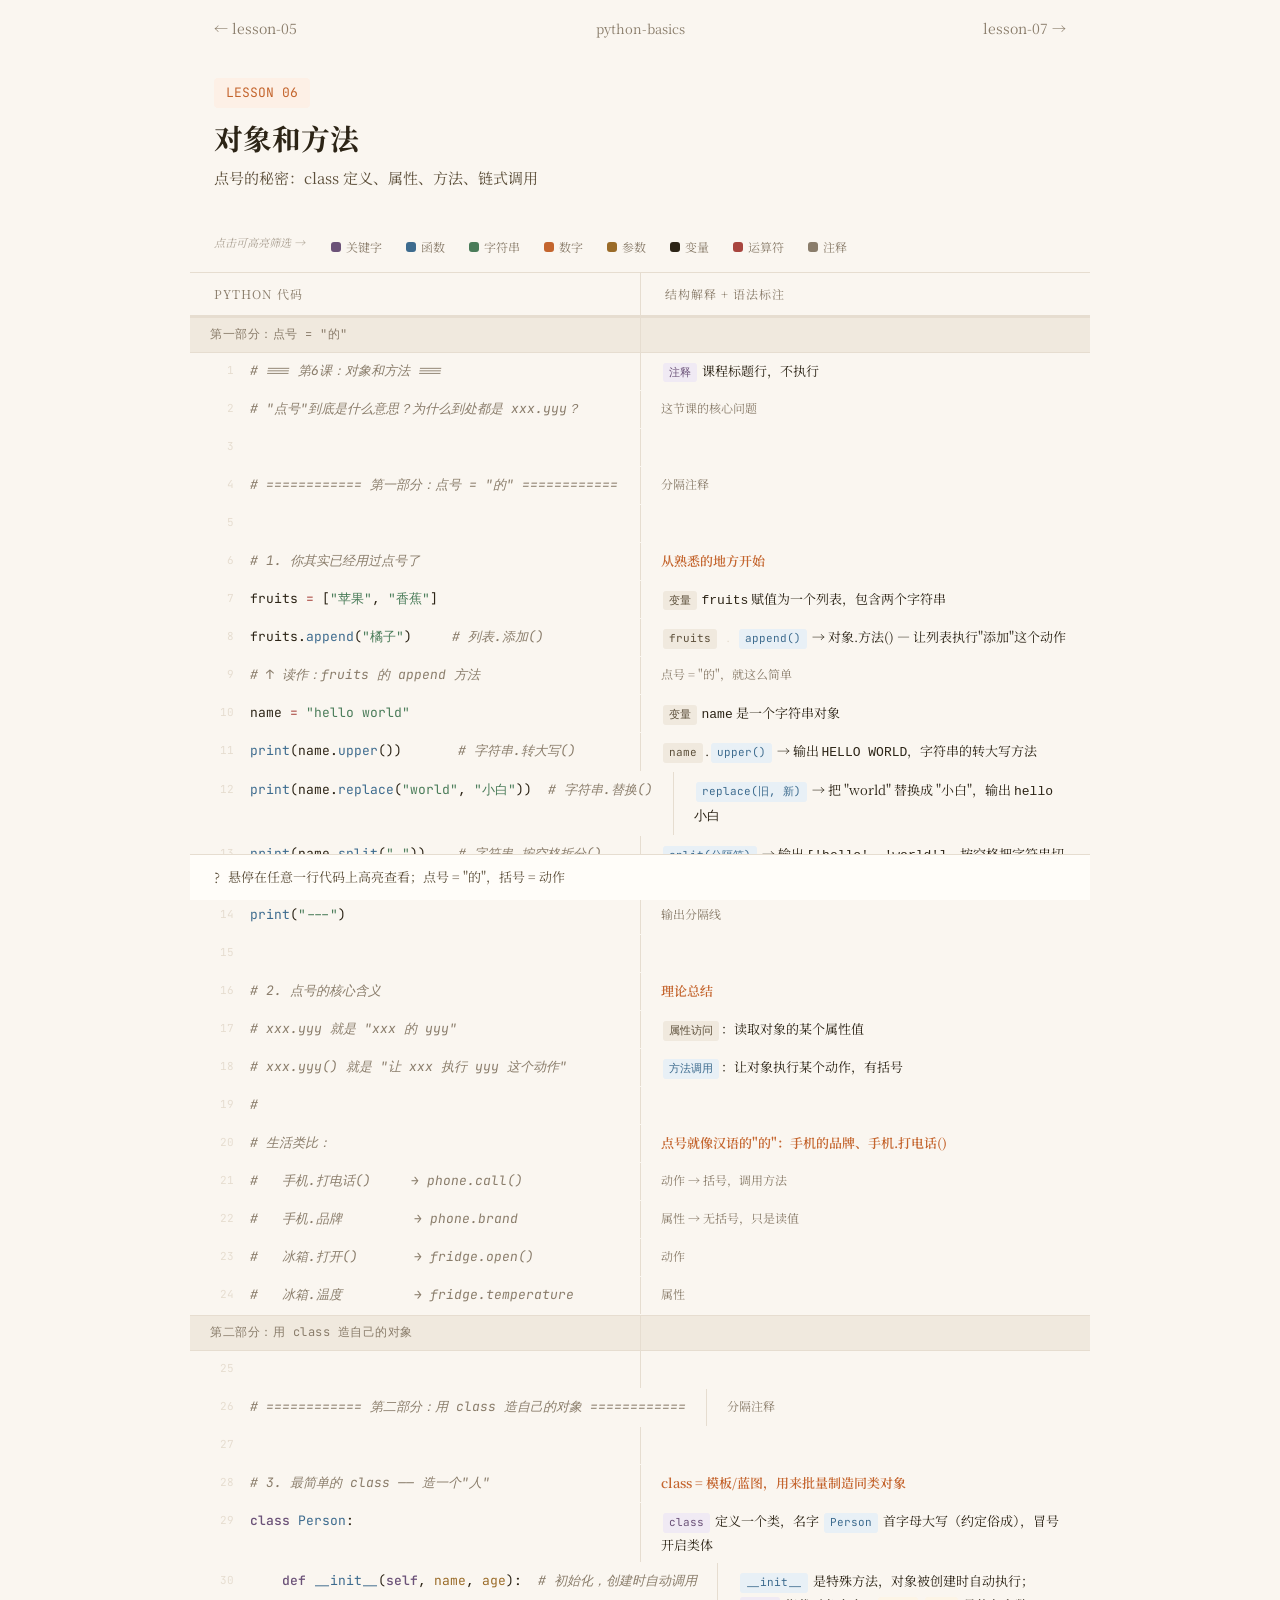
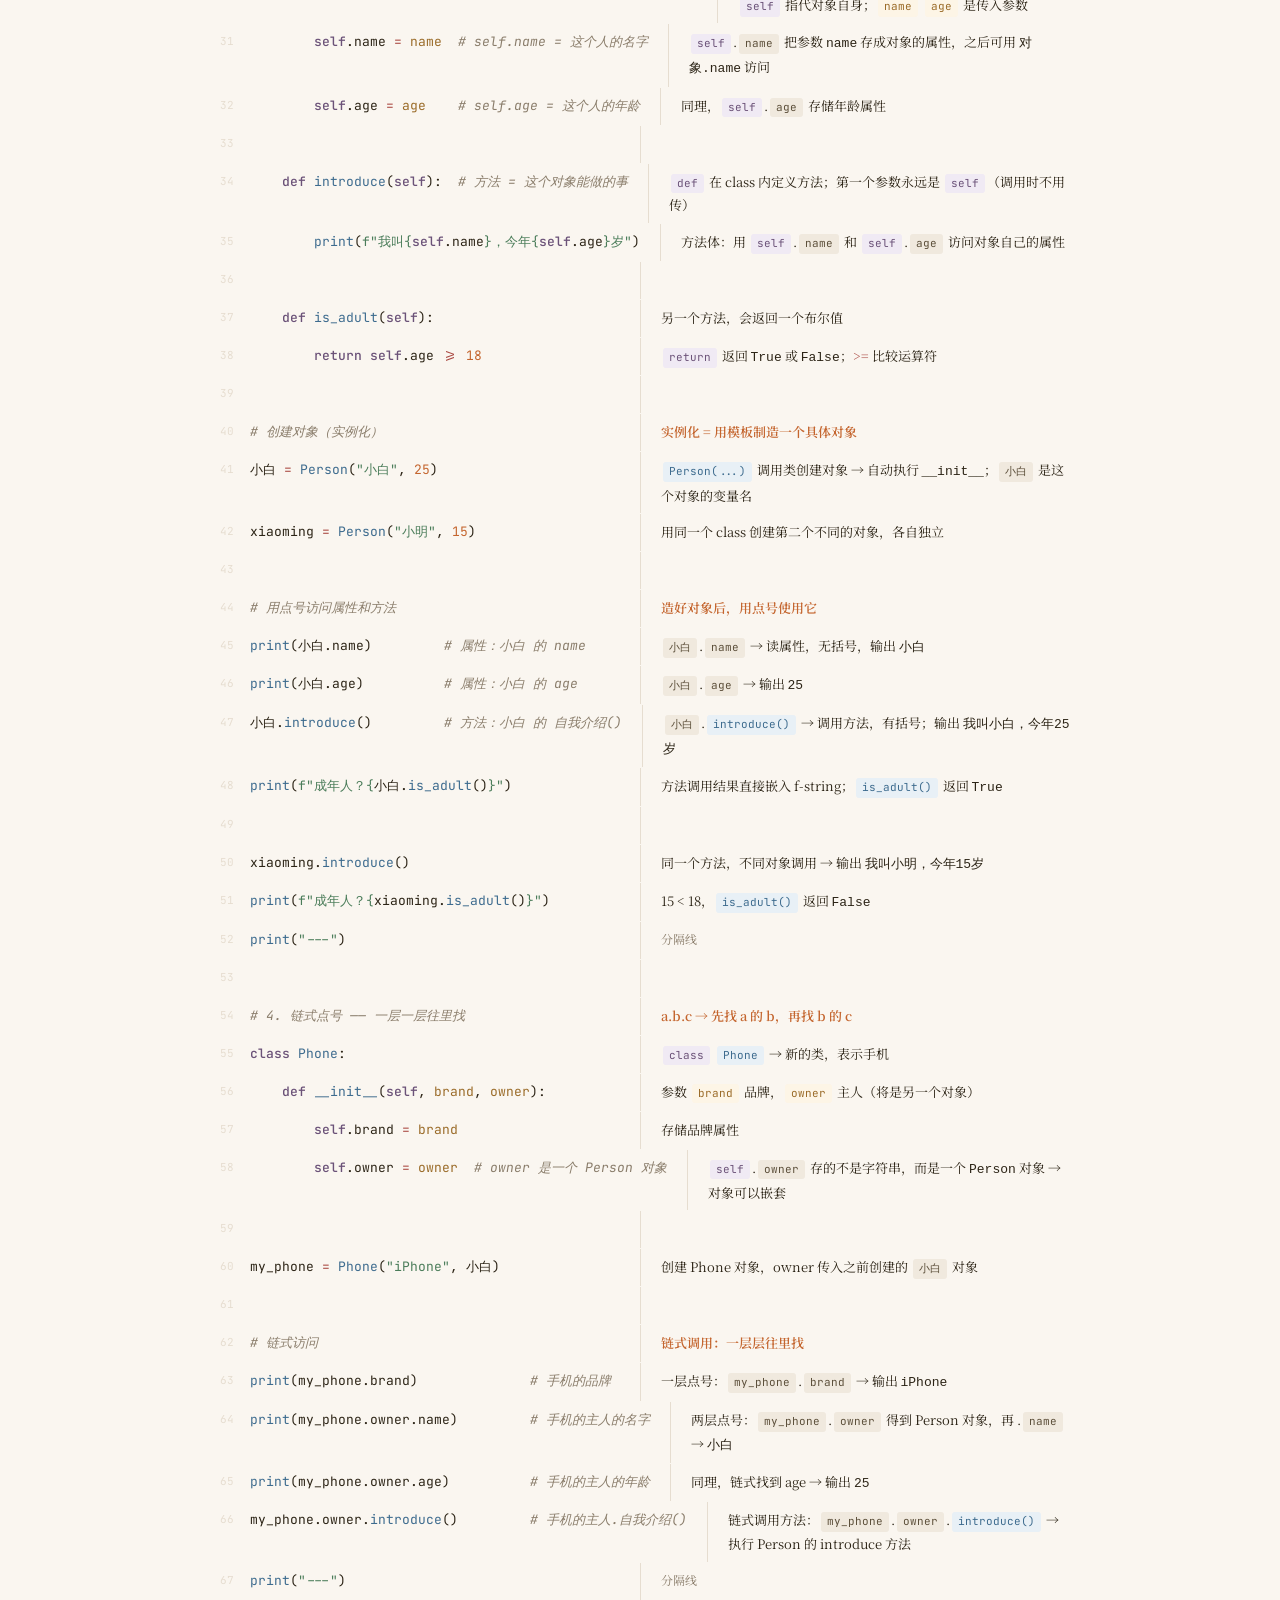
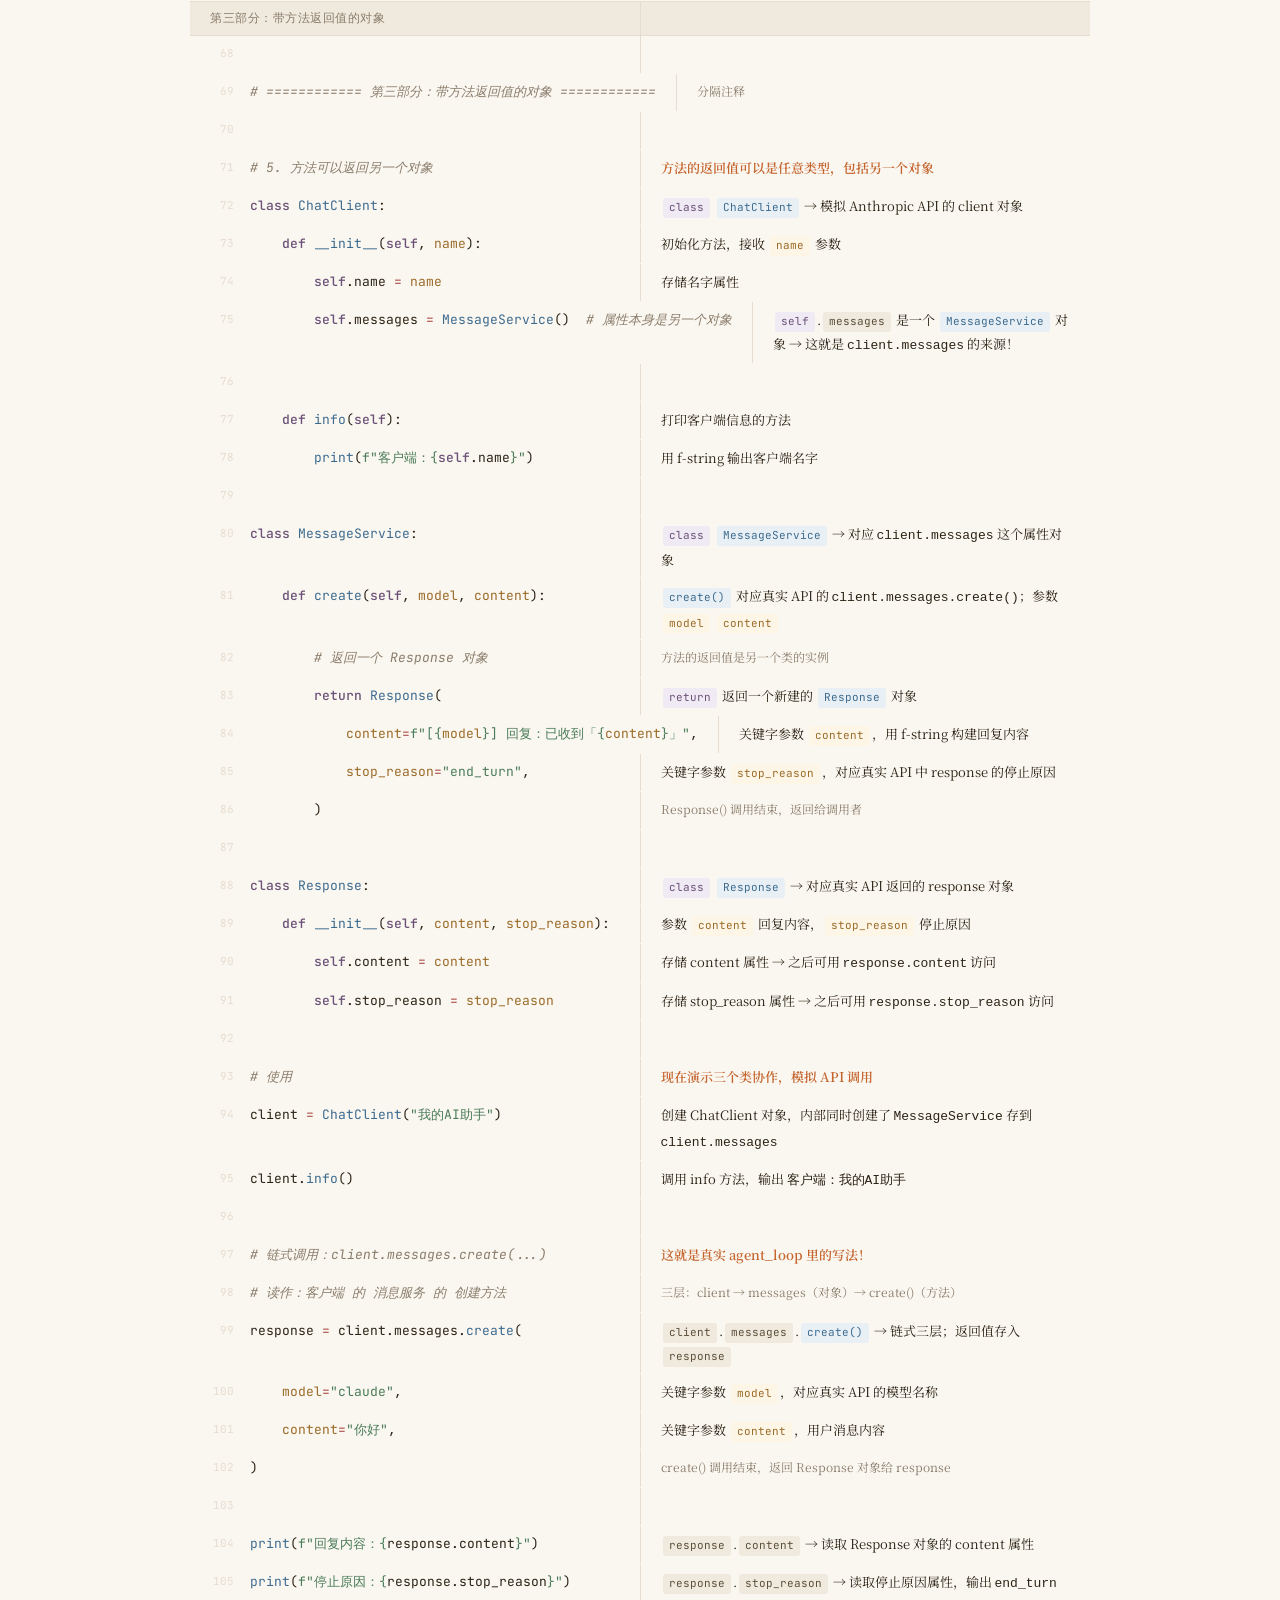
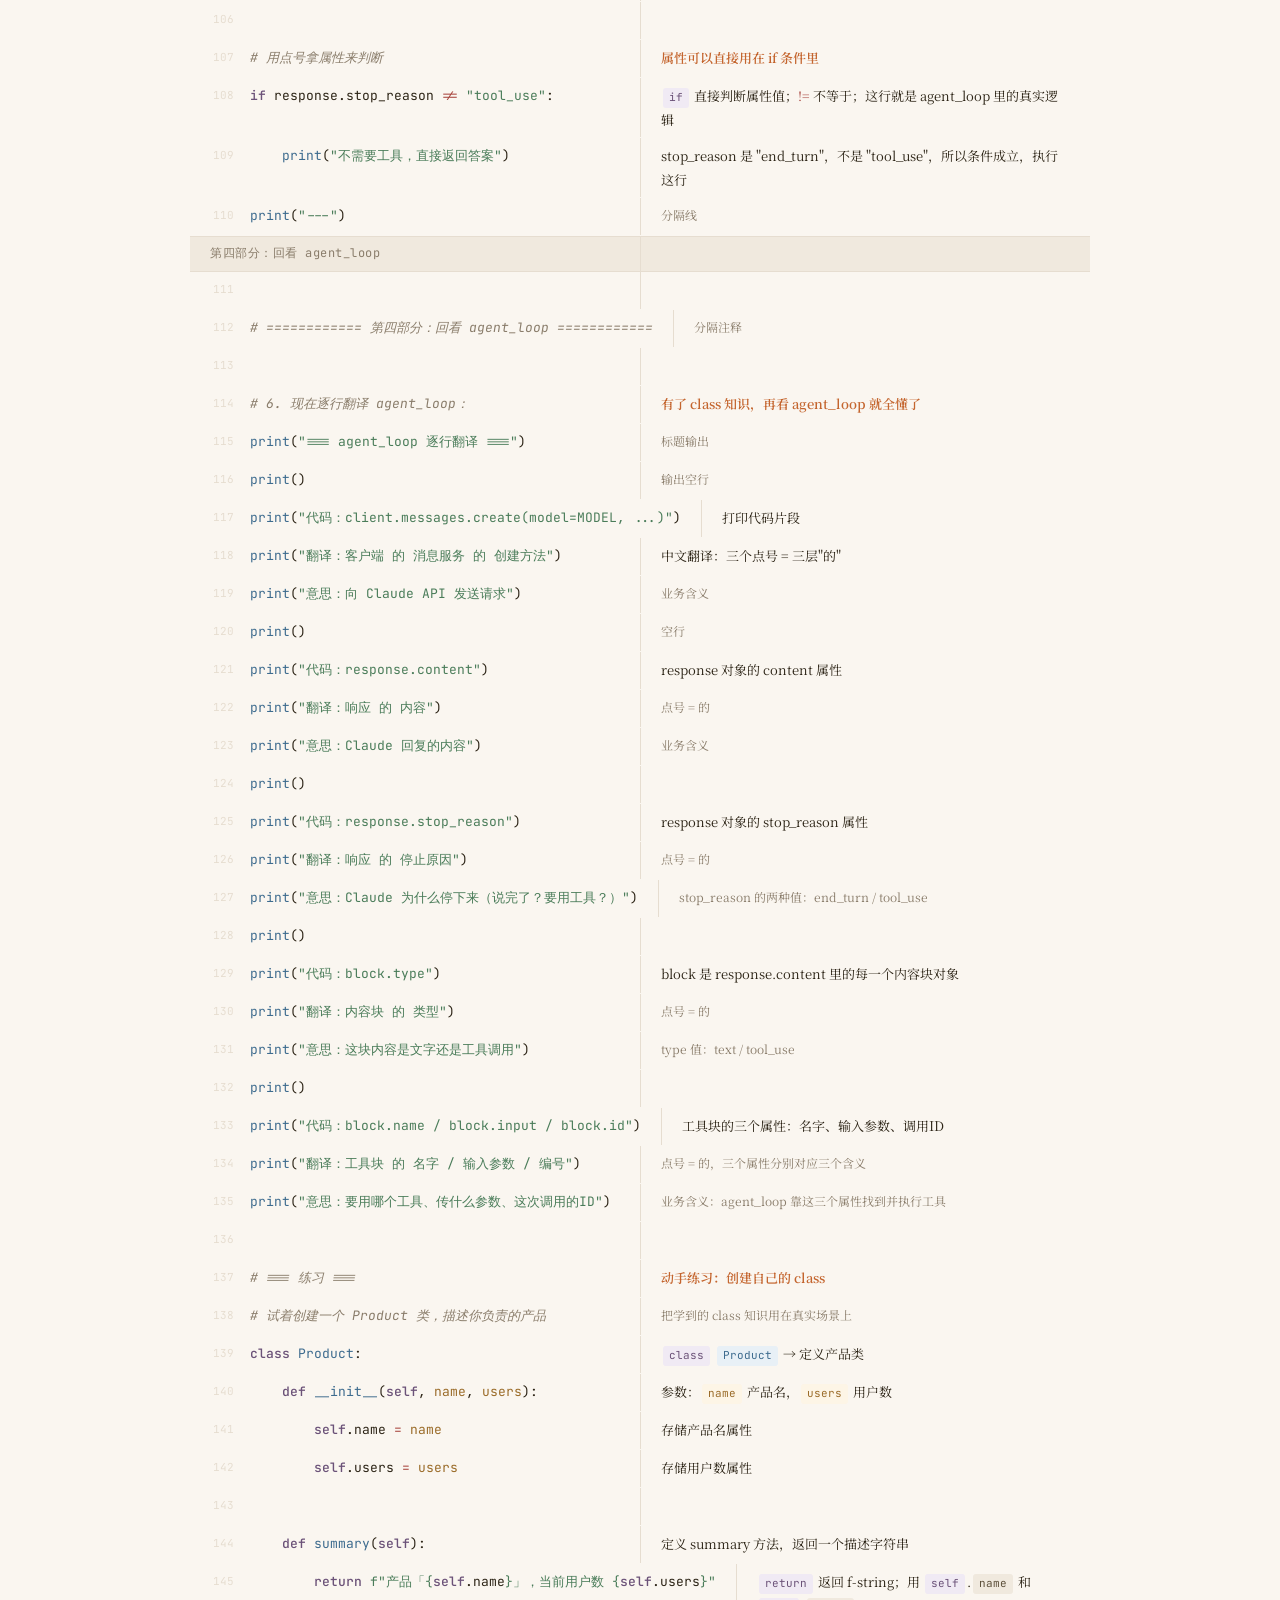
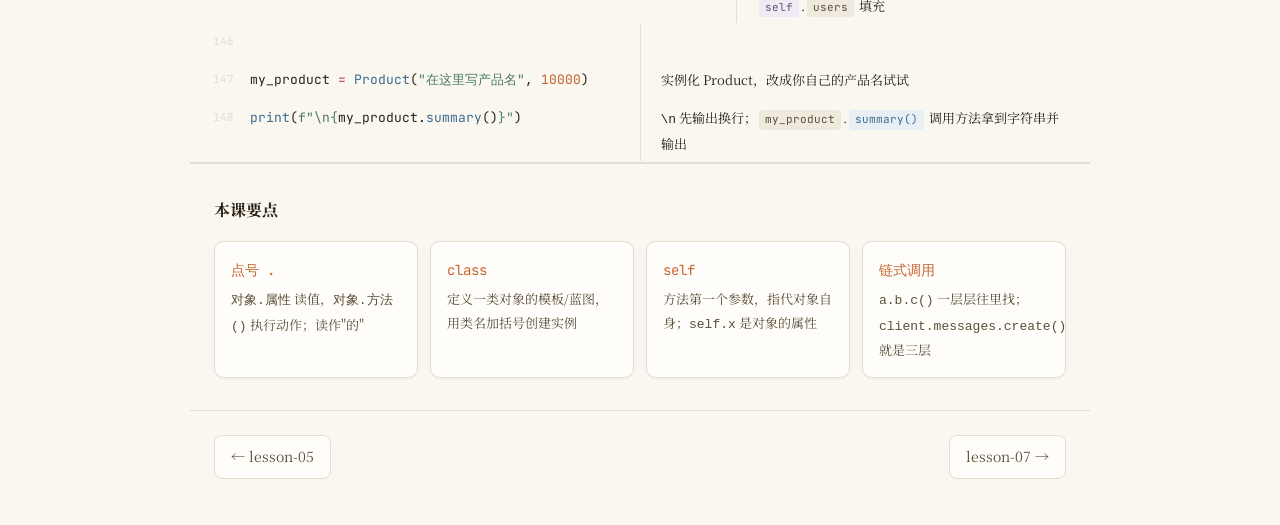
<file: python-basics/lesson-06.html>
<!DOCTYPE html>
<html lang="zh-CN">
<head>
<meta charset="UTF-8">
<meta name="viewport" content="width=device-width, initial-scale=1.0">
<title>LESSON 06 - 对象和方法</title>
<link rel="stylesheet" href="styles.css">
</head>
<body>

<!-- Top navigation -->
<nav class="topnav">
  <a href="lesson-05.html">← lesson-05</a>
  <span class="nav-center">python-basics</span>
  <a href="lesson-07.html">lesson-07 →</a>
</nav>

<!-- Header -->
<header class="lesson-header">
  <div class="lesson-number">LESSON 06</div>
  <h1>对象和方法</h1>
  <p class="desc">点号的秘密：class 定义、属性、方法、链式调用</p>
</header>

<!-- Legend -->
<div class="legend">
  <span class="legend-hint">点击可高亮筛选 →</span>
  <div class="legend-item"><span class="legend-dot" style="background:var(--purple)"></span> 关键字</div>
  <div class="legend-item"><span class="legend-dot" style="background:var(--blue)"></span> 函数</div>
  <div class="legend-item"><span class="legend-dot" style="background:var(--green)"></span> 字符串</div>
  <div class="legend-item"><span class="legend-dot" style="background:var(--accent)"></span> 数字</div>
  <div class="legend-item"><span class="legend-dot" style="background:#9a6b28"></span> 参数</div>
  <div class="legend-item"><span class="legend-dot" style="background:var(--ink)"></span> 变量</div>
  <div class="legend-item"><span class="legend-dot" style="background:var(--red)"></span> 运算符</div>
  <div class="legend-item"><span class="legend-dot" style="background:var(--ink-lighter)"></span> 注释</div>
</div>

<!-- Column headers -->
<div class="col-headers">
  <div class="col-header">Python 代码</div>
  <div class="col-header">结构解释 + 语法标注</div>
</div>

<!-- Lines -->
<div class="lines">

  <!-- Section 1 -->
  <div class="section-row">
    <div class="code-side"><span class="section-label">第一部分：点号 = "的"</span></div>
    <div class="explain-side"></div>
  </div>

  <!-- # === 第6课：对象和方法 === -->
  <div class="line-pair">
    <div class="code-side">
      <span class="line-num">1</span>
      <span class="line-code"><span class="cm"># === 第6课：对象和方法 ===</span></span>
    </div>
    <div class="explain-side">
      <span class="line-explain"><span class="tag tag-kw">注释</span> 课程标题行，不执行</span>
    </div>
  </div>

  <!-- # "点号"到底是什么意思？ -->
  <div class="line-pair">
    <div class="code-side">
      <span class="line-num">2</span>
      <span class="line-code"><span class="cm"># "点号"到底是什么意思？为什么到处都是 xxx.yyy？</span></span>
    </div>
    <div class="explain-side">
      <span class="line-explain note">这节课的核心问题</span>
    </div>
  </div>

  <!-- blank -->
  <div class="line-pair">
    <div class="code-side"><span class="line-num">3</span><span class="line-code"></span></div>
    <div class="explain-side"></div>
  </div>

  <!-- # ============ 第一部分 -->
  <div class="line-pair">
    <div class="code-side">
      <span class="line-num">4</span>
      <span class="line-code"><span class="cm"># ============ 第一部分：点号 = "的" ============</span></span>
    </div>
    <div class="explain-side">
      <span class="line-explain note">分隔注释</span>
    </div>
  </div>

  <!-- blank -->
  <div class="line-pair">
    <div class="code-side"><span class="line-num">5</span><span class="line-code"></span></div>
    <div class="explain-side"></div>
  </div>

  <!-- # 1. 你其实已经用过点号了 -->
  <div class="line-pair">
    <div class="code-side">
      <span class="line-num">6</span>
      <span class="line-code"><span class="cm"># 1. 你其实已经用过点号了</span></span>
    </div>
    <div class="explain-side">
      <span class="line-explain highlight">从熟悉的地方开始</span>
    </div>
  </div>

  <!-- fruits = [...] -->
  <div class="line-pair">
    <div class="code-side">
      <span class="line-num">7</span>
      <span class="line-code"><span class="vr">fruits</span> <span class="op">=</span> [<span class="st">"苹果"</span>, <span class="st">"香蕉"</span>]</span>
    </div>
    <div class="explain-side">
      <span class="line-explain"><span class="tag tag-vr">变量</span> <code>fruits</code> 赋值为一个列表，包含两个字符串</span>
    </div>
  </div>

  <!-- fruits.append("橘子") -->
  <div class="line-pair">
    <div class="code-side">
      <span class="line-num">8</span>
      <span class="line-code"><span class="vr">fruits</span>.<span class="fn">append</span>(<span class="st">"橘子"</span>)     <span class="cm"># 列表.添加()</span></span>
    </div>
    <div class="explain-side">
      <span class="line-explain"><span class="tag tag-vr">fruits</span> <span class="arrow">.</span> <span class="tag tag-fn">append()</span> &rarr; 对象.方法() — 让列表执行"添加"这个动作</span>
    </div>
  </div>

  <!-- # ↑ 读作 -->
  <div class="line-pair">
    <div class="code-side">
      <span class="line-num">9</span>
      <span class="line-code"><span class="cm"># ↑ 读作：fruits 的 append 方法</span></span>
    </div>
    <div class="explain-side">
      <span class="line-explain note">点号 = "的"，就这么简单</span>
    </div>
  </div>

  <!-- name = "hello world" -->
  <div class="line-pair">
    <div class="code-side">
      <span class="line-num">10</span>
      <span class="line-code"><span class="vr">name</span> <span class="op">=</span> <span class="st">"hello world"</span></span>
    </div>
    <div class="explain-side">
      <span class="line-explain"><span class="tag tag-vr">变量</span> <code>name</code> 是一个字符串对象</span>
    </div>
  </div>

  <!-- print(name.upper()) -->
  <div class="line-pair">
    <div class="code-side">
      <span class="line-num">11</span>
      <span class="line-code"><span class="fn">print</span>(<span class="vr">name</span>.<span class="fn">upper</span>())       <span class="cm"># 字符串.转大写()</span></span>
    </div>
    <div class="explain-side">
      <span class="line-explain"><span class="tag tag-vr">name</span>.<span class="tag tag-fn">upper()</span> &rarr; 输出 <code>HELLO WORLD</code>，字符串的转大写方法</span>
    </div>
  </div>

  <!-- print(name.replace(...)) -->
  <div class="line-pair">
    <div class="code-side">
      <span class="line-num">12</span>
      <span class="line-code"><span class="fn">print</span>(<span class="vr">name</span>.<span class="fn">replace</span>(<span class="st">"world"</span>, <span class="st">"小白"</span>))  <span class="cm"># 字符串.替换()</span></span>
    </div>
    <div class="explain-side">
      <span class="line-explain"><span class="tag tag-fn">replace(旧, 新)</span> &rarr; 把 "world" 替换成 "小白"，输出 <code>hello 小白</code></span>
    </div>
  </div>

  <!-- print(name.split(" ")) -->
  <div class="line-pair">
    <div class="code-side">
      <span class="line-num">13</span>
      <span class="line-code"><span class="fn">print</span>(<span class="vr">name</span>.<span class="fn">split</span>(<span class="st">" "</span>))    <span class="cm"># 字符串.按空格拆分()</span></span>
    </div>
    <div class="explain-side">
      <span class="line-explain"><span class="tag tag-fn">split(分隔符)</span> &rarr; 输出 <code>['hello', 'world']</code>，按空格把字符串切成列表</span>
    </div>
  </div>

  <!-- print("---") -->
  <div class="line-pair">
    <div class="code-side">
      <span class="line-num">14</span>
      <span class="line-code"><span class="fn">print</span>(<span class="st">"---"</span>)</span>
    </div>
    <div class="explain-side">
      <span class="line-explain note">输出分隔线</span>
    </div>
  </div>

  <!-- blank -->
  <div class="line-pair">
    <div class="code-side"><span class="line-num">15</span><span class="line-code"></span></div>
    <div class="explain-side"></div>
  </div>

  <!-- # 2. 点号的核心含义 -->
  <div class="line-pair">
    <div class="code-side">
      <span class="line-num">16</span>
      <span class="line-code"><span class="cm"># 2. 点号的核心含义</span></span>
    </div>
    <div class="explain-side">
      <span class="line-explain highlight">理论总结</span>
    </div>
  </div>

  <!-- # xxx.yyy 就是 -->
  <div class="line-pair">
    <div class="code-side">
      <span class="line-num">17</span>
      <span class="line-code"><span class="cm"># xxx.yyy 就是 "xxx 的 yyy"</span></span>
    </div>
    <div class="explain-side">
      <span class="line-explain"><span class="tag tag-vr">属性访问</span>：读取对象的某个属性值</span>
    </div>
  </div>

  <!-- # xxx.yyy() 就是 -->
  <div class="line-pair">
    <div class="code-side">
      <span class="line-num">18</span>
      <span class="line-code"><span class="cm"># xxx.yyy() 就是 "让 xxx 执行 yyy 这个动作"</span></span>
    </div>
    <div class="explain-side">
      <span class="line-explain"><span class="tag tag-fn">方法调用</span>：让对象执行某个动作，有括号</span>
    </div>
  </div>

  <!-- # 生活类比 -->
  <div class="line-pair">
    <div class="code-side">
      <span class="line-num">19</span>
      <span class="line-code"><span class="cm">#</span></span>
    </div>
    <div class="explain-side"></div>
  </div>

  <div class="line-pair">
    <div class="code-side">
      <span class="line-num">20</span>
      <span class="line-code"><span class="cm"># 生活类比：</span></span>
    </div>
    <div class="explain-side">
      <span class="line-explain highlight">点号就像汉语的"的"：手机的品牌、手机.打电话()</span>
    </div>
  </div>

  <div class="line-pair">
    <div class="code-side">
      <span class="line-num">21</span>
      <span class="line-code"><span class="cm">#   手机.打电话()     → phone.call()</span></span>
    </div>
    <div class="explain-side">
      <span class="line-explain note">动作 → 括号，调用方法</span>
    </div>
  </div>

  <div class="line-pair">
    <div class="code-side">
      <span class="line-num">22</span>
      <span class="line-code"><span class="cm">#   手机.品牌         → phone.brand</span></span>
    </div>
    <div class="explain-side">
      <span class="line-explain note">属性 → 无括号，只是读值</span>
    </div>
  </div>

  <div class="line-pair">
    <div class="code-side">
      <span class="line-num">23</span>
      <span class="line-code"><span class="cm">#   冰箱.打开()       → fridge.open()</span></span>
    </div>
    <div class="explain-side">
      <span class="line-explain note">动作</span>
    </div>
  </div>

  <div class="line-pair">
    <div class="code-side">
      <span class="line-num">24</span>
      <span class="line-code"><span class="cm">#   冰箱.温度         → fridge.temperature</span></span>
    </div>
    <div class="explain-side">
      <span class="line-explain note">属性</span>
    </div>
  </div>

  <!-- Section 2 -->
  <div class="section-row">
    <div class="code-side"><span class="section-label">第二部分：用 class 造自己的对象</span></div>
    <div class="explain-side"></div>
  </div>

  <!-- blank -->
  <div class="line-pair">
    <div class="code-side"><span class="line-num">25</span><span class="line-code"></span></div>
    <div class="explain-side"></div>
  </div>

  <!-- # ============ 第二部分 -->
  <div class="line-pair">
    <div class="code-side">
      <span class="line-num">26</span>
      <span class="line-code"><span class="cm"># ============ 第二部分：用 class 造自己的对象 ============</span></span>
    </div>
    <div class="explain-side">
      <span class="line-explain note">分隔注释</span>
    </div>
  </div>

  <!-- blank -->
  <div class="line-pair">
    <div class="code-side"><span class="line-num">27</span><span class="line-code"></span></div>
    <div class="explain-side"></div>
  </div>

  <!-- # 3. 最简单的 class -->
  <div class="line-pair">
    <div class="code-side">
      <span class="line-num">28</span>
      <span class="line-code"><span class="cm"># 3. 最简单的 class —— 造一个"人"</span></span>
    </div>
    <div class="explain-side">
      <span class="line-explain highlight">class = 模板/蓝图，用来批量制造同类对象</span>
    </div>
  </div>

  <!-- class Person: -->
  <div class="line-pair">
    <div class="code-side">
      <span class="line-num">29</span>
      <span class="line-code"><span class="kw">class</span> <span class="fn">Person</span>:</span>
    </div>
    <div class="explain-side">
      <span class="line-explain"><span class="tag tag-kw">class</span> 定义一个类，名字 <span class="tag tag-fn">Person</span> 首字母大写（约定俗成），冒号开启类体</span>
    </div>
  </div>

  <!-- def __init__ -->
  <div class="line-pair">
    <div class="code-side">
      <span class="line-num">30</span>
      <span class="line-code">    <span class="kw">def</span> <span class="fn">__init__</span>(<span class="kw">self</span>, <span class="pa">name</span>, <span class="pa">age</span>):  <span class="cm"># 初始化，创建时自动调用</span></span>
    </div>
    <div class="explain-side">
      <span class="line-explain"><span class="tag tag-fn">__init__</span> 是特殊方法，对象被创建时自动执行；<span class="tag tag-kw">self</span> 指代对象自身；<span class="tag tag-pa">name</span> <span class="tag tag-pa">age</span> 是传入参数</span>
    </div>
  </div>

  <!-- self.name = name -->
  <div class="line-pair">
    <div class="code-side">
      <span class="line-num">31</span>
      <span class="line-code">        <span class="kw">self</span>.<span class="vr">name</span> <span class="op">=</span> <span class="pa">name</span>  <span class="cm"># self.name = 这个人的名字</span></span>
    </div>
    <div class="explain-side">
      <span class="line-explain"><span class="tag tag-kw">self</span>.<span class="tag tag-vr">name</span> 把参数 <code>name</code> 存成对象的属性，之后可用 <code>对象.name</code> 访问</span>
    </div>
  </div>

  <!-- self.age = age -->
  <div class="line-pair">
    <div class="code-side">
      <span class="line-num">32</span>
      <span class="line-code">        <span class="kw">self</span>.<span class="vr">age</span> <span class="op">=</span> <span class="pa">age</span>    <span class="cm"># self.age = 这个人的年龄</span></span>
    </div>
    <div class="explain-side">
      <span class="line-explain">同理，<span class="tag tag-kw">self</span>.<span class="tag tag-vr">age</span> 存储年龄属性</span>
    </div>
  </div>

  <!-- blank -->
  <div class="line-pair">
    <div class="code-side"><span class="line-num">33</span><span class="line-code"></span></div>
    <div class="explain-side"></div>
  </div>

  <!-- def introduce(self): -->
  <div class="line-pair">
    <div class="code-side">
      <span class="line-num">34</span>
      <span class="line-code">    <span class="kw">def</span> <span class="fn">introduce</span>(<span class="kw">self</span>):  <span class="cm"># 方法 = 这个对象能做的事</span></span>
    </div>
    <div class="explain-side">
      <span class="line-explain"><span class="tag tag-kw">def</span> 在 class 内定义方法；第一个参数永远是 <span class="tag tag-kw">self</span>（调用时不用传）</span>
    </div>
  </div>

  <!-- print(f"我叫...") -->
  <div class="line-pair">
    <div class="code-side">
      <span class="line-num">35</span>
      <span class="line-code">        <span class="fn">print</span>(<span class="st">f"我叫{</span><span class="kw">self</span>.<span class="vr">name</span><span class="st">}，今年{</span><span class="kw">self</span>.<span class="vr">age</span><span class="st">}岁"</span>)</span>
    </div>
    <div class="explain-side">
      <span class="line-explain">方法体：用 <span class="tag tag-kw">self</span>.<span class="tag tag-vr">name</span> 和 <span class="tag tag-kw">self</span>.<span class="tag tag-vr">age</span> 访问对象自己的属性</span>
    </div>
  </div>

  <!-- blank -->
  <div class="line-pair">
    <div class="code-side"><span class="line-num">36</span><span class="line-code"></span></div>
    <div class="explain-side"></div>
  </div>

  <!-- def is_adult(self): -->
  <div class="line-pair">
    <div class="code-side">
      <span class="line-num">37</span>
      <span class="line-code">    <span class="kw">def</span> <span class="fn">is_adult</span>(<span class="kw">self</span>):</span>
    </div>
    <div class="explain-side">
      <span class="line-explain">另一个方法，会返回一个布尔值</span>
    </div>
  </div>

  <!-- return self.age >= 18 -->
  <div class="line-pair">
    <div class="code-side">
      <span class="line-num">38</span>
      <span class="line-code">        <span class="kw">return</span> <span class="kw">self</span>.<span class="vr">age</span> <span class="op">>=</span> <span class="nm">18</span></span>
    </div>
    <div class="explain-side">
      <span class="line-explain"><span class="tag tag-kw">return</span> 返回 <code>True</code> 或 <code>False</code>；<span class="op">&gt;=</span> 比较运算符</span>
    </div>
  </div>

  <!-- blank -->
  <div class="line-pair">
    <div class="code-side"><span class="line-num">39</span><span class="line-code"></span></div>
    <div class="explain-side"></div>
  </div>

  <!-- # 创建对象（实例化） -->
  <div class="line-pair">
    <div class="code-side">
      <span class="line-num">40</span>
      <span class="line-code"><span class="cm"># 创建对象（实例化）</span></span>
    </div>
    <div class="explain-side">
      <span class="line-explain highlight">实例化 = 用模板制造一个具体对象</span>
    </div>
  </div>

  <!-- 小白 = Person("小白", 25) -->
  <div class="line-pair">
    <div class="code-side">
      <span class="line-num">41</span>
      <span class="line-code"><span class="vr">小白</span> <span class="op">=</span> <span class="fn">Person</span>(<span class="st">"小白"</span>, <span class="nm">25</span>)</span>
    </div>
    <div class="explain-side">
      <span class="line-explain"><span class="tag tag-fn">Person(...)</span> 调用类创建对象 → 自动执行 <code>__init__</code>；<span class="tag tag-vr">小白</span> 是这个对象的变量名</span>
    </div>
  </div>

  <!-- xiaoming = Person("小明", 15) -->
  <div class="line-pair">
    <div class="code-side">
      <span class="line-num">42</span>
      <span class="line-code"><span class="vr">xiaoming</span> <span class="op">=</span> <span class="fn">Person</span>(<span class="st">"小明"</span>, <span class="nm">15</span>)</span>
    </div>
    <div class="explain-side">
      <span class="line-explain">用同一个 class 创建第二个不同的对象，各自独立</span>
    </div>
  </div>

  <!-- blank -->
  <div class="line-pair">
    <div class="code-side"><span class="line-num">43</span><span class="line-code"></span></div>
    <div class="explain-side"></div>
  </div>

  <!-- # 用点号访问属性和方法 -->
  <div class="line-pair">
    <div class="code-side">
      <span class="line-num">44</span>
      <span class="line-code"><span class="cm"># 用点号访问属性和方法</span></span>
    </div>
    <div class="explain-side">
      <span class="line-explain highlight">造好对象后，用点号使用它</span>
    </div>
  </div>

  <!-- print(小白.name) -->
  <div class="line-pair">
    <div class="code-side">
      <span class="line-num">45</span>
      <span class="line-code"><span class="fn">print</span>(<span class="vr">小白</span>.<span class="vr">name</span>)         <span class="cm"># 属性：小白 的 name</span></span>
    </div>
    <div class="explain-side">
      <span class="line-explain"><span class="tag tag-vr">小白</span>.<span class="tag tag-vr">name</span> &rarr; 读属性，无括号，输出 <code>小白</code></span>
    </div>
  </div>

  <!-- print(小白.age) -->
  <div class="line-pair">
    <div class="code-side">
      <span class="line-num">46</span>
      <span class="line-code"><span class="fn">print</span>(<span class="vr">小白</span>.<span class="vr">age</span>)          <span class="cm"># 属性：小白 的 age</span></span>
    </div>
    <div class="explain-side">
      <span class="line-explain"><span class="tag tag-vr">小白</span>.<span class="tag tag-vr">age</span> &rarr; 输出 <code>25</code></span>
    </div>
  </div>

  <!-- 小白.introduce() -->
  <div class="line-pair">
    <div class="code-side">
      <span class="line-num">47</span>
      <span class="line-code"><span class="vr">小白</span>.<span class="fn">introduce</span>()         <span class="cm"># 方法：小白 的 自我介绍()</span></span>
    </div>
    <div class="explain-side">
      <span class="line-explain"><span class="tag tag-vr">小白</span>.<span class="tag tag-fn">introduce()</span> &rarr; 调用方法，有括号；输出 <code>我叫小白，今年25岁</code></span>
    </div>
  </div>

  <!-- print(f"成年人？{小白.is_adult()}") -->
  <div class="line-pair">
    <div class="code-side">
      <span class="line-num">48</span>
      <span class="line-code"><span class="fn">print</span>(<span class="st">f"成年人？{</span><span class="vr">小白</span>.<span class="fn">is_adult</span>()<span class="st">}"</span>)</span>
    </div>
    <div class="explain-side">
      <span class="line-explain">方法调用结果直接嵌入 f-string；<span class="tag tag-fn">is_adult()</span> 返回 <code>True</code></span>
    </div>
  </div>

  <!-- blank -->
  <div class="line-pair">
    <div class="code-side"><span class="line-num">49</span><span class="line-code"></span></div>
    <div class="explain-side"></div>
  </div>

  <!-- xiaoming.introduce() -->
  <div class="line-pair">
    <div class="code-side">
      <span class="line-num">50</span>
      <span class="line-code"><span class="vr">xiaoming</span>.<span class="fn">introduce</span>()</span>
    </div>
    <div class="explain-side">
      <span class="line-explain">同一个方法，不同对象调用 &rarr; 输出 <code>我叫小明，今年15岁</code></span>
    </div>
  </div>

  <!-- print(f"成年人？{xiaoming.is_adult()}") -->
  <div class="line-pair">
    <div class="code-side">
      <span class="line-num">51</span>
      <span class="line-code"><span class="fn">print</span>(<span class="st">f"成年人？{</span><span class="vr">xiaoming</span>.<span class="fn">is_adult</span>()<span class="st">}"</span>)</span>
    </div>
    <div class="explain-side">
      <span class="line-explain">15 &lt; 18，<span class="tag tag-fn">is_adult()</span> 返回 <code>False</code></span>
    </div>
  </div>

  <!-- print("---") -->
  <div class="line-pair">
    <div class="code-side">
      <span class="line-num">52</span>
      <span class="line-code"><span class="fn">print</span>(<span class="st">"---"</span>)</span>
    </div>
    <div class="explain-side">
      <span class="line-explain note">分隔线</span>
    </div>
  </div>

  <!-- blank -->
  <div class="line-pair">
    <div class="code-side"><span class="line-num">53</span><span class="line-code"></span></div>
    <div class="explain-side"></div>
  </div>

  <!-- # 4. 链式点号 -->
  <div class="line-pair">
    <div class="code-side">
      <span class="line-num">54</span>
      <span class="line-code"><span class="cm"># 4. 链式点号 —— 一层一层往里找</span></span>
    </div>
    <div class="explain-side">
      <span class="line-explain highlight">a.b.c → 先找 a 的 b，再找 b 的 c</span>
    </div>
  </div>

  <!-- class Phone: -->
  <div class="line-pair">
    <div class="code-side">
      <span class="line-num">55</span>
      <span class="line-code"><span class="kw">class</span> <span class="fn">Phone</span>:</span>
    </div>
    <div class="explain-side">
      <span class="line-explain"><span class="tag tag-kw">class</span> <span class="tag tag-fn">Phone</span> &rarr; 新的类，表示手机</span>
    </div>
  </div>

  <!-- def __init__(self, brand, owner): -->
  <div class="line-pair">
    <div class="code-side">
      <span class="line-num">56</span>
      <span class="line-code">    <span class="kw">def</span> <span class="fn">__init__</span>(<span class="kw">self</span>, <span class="pa">brand</span>, <span class="pa">owner</span>):</span>
    </div>
    <div class="explain-side">
      <span class="line-explain">参数 <span class="tag tag-pa">brand</span> 品牌，<span class="tag tag-pa">owner</span> 主人（将是另一个对象）</span>
    </div>
  </div>

  <!-- self.brand = brand -->
  <div class="line-pair">
    <div class="code-side">
      <span class="line-num">57</span>
      <span class="line-code">        <span class="kw">self</span>.<span class="vr">brand</span> <span class="op">=</span> <span class="pa">brand</span></span>
    </div>
    <div class="explain-side">
      <span class="line-explain">存储品牌属性</span>
    </div>
  </div>

  <!-- self.owner = owner -->
  <div class="line-pair">
    <div class="code-side">
      <span class="line-num">58</span>
      <span class="line-code">        <span class="kw">self</span>.<span class="vr">owner</span> <span class="op">=</span> <span class="pa">owner</span>  <span class="cm"># owner 是一个 Person 对象</span></span>
    </div>
    <div class="explain-side">
      <span class="line-explain"><span class="tag tag-kw">self</span>.<span class="tag tag-vr">owner</span> 存的不是字符串，而是一个 <code>Person</code> 对象 &rarr; 对象可以嵌套</span>
    </div>
  </div>

  <!-- blank -->
  <div class="line-pair">
    <div class="code-side"><span class="line-num">59</span><span class="line-code"></span></div>
    <div class="explain-side"></div>
  </div>

  <!-- my_phone = Phone("iPhone", 小白) -->
  <div class="line-pair">
    <div class="code-side">
      <span class="line-num">60</span>
      <span class="line-code"><span class="vr">my_phone</span> <span class="op">=</span> <span class="fn">Phone</span>(<span class="st">"iPhone"</span>, <span class="vr">小白</span>)</span>
    </div>
    <div class="explain-side">
      <span class="line-explain">创建 Phone 对象，owner 传入之前创建的 <span class="tag tag-vr">小白</span> 对象</span>
    </div>
  </div>

  <!-- blank -->
  <div class="line-pair">
    <div class="code-side"><span class="line-num">61</span><span class="line-code"></span></div>
    <div class="explain-side"></div>
  </div>

  <!-- # 链式访问 -->
  <div class="line-pair">
    <div class="code-side">
      <span class="line-num">62</span>
      <span class="line-code"><span class="cm"># 链式访问</span></span>
    </div>
    <div class="explain-side">
      <span class="line-explain highlight">链式调用：一层层往里找</span>
    </div>
  </div>

  <!-- print(my_phone.brand) -->
  <div class="line-pair">
    <div class="code-side">
      <span class="line-num">63</span>
      <span class="line-code"><span class="fn">print</span>(<span class="vr">my_phone</span>.<span class="vr">brand</span>)              <span class="cm"># 手机的品牌</span></span>
    </div>
    <div class="explain-side">
      <span class="line-explain">一层点号：<span class="tag tag-vr">my_phone</span>.<span class="tag tag-vr">brand</span> &rarr; 输出 <code>iPhone</code></span>
    </div>
  </div>

  <!-- print(my_phone.owner.name) -->
  <div class="line-pair">
    <div class="code-side">
      <span class="line-num">64</span>
      <span class="line-code"><span class="fn">print</span>(<span class="vr">my_phone</span>.<span class="vr">owner</span>.<span class="vr">name</span>)         <span class="cm"># 手机的主人的名字</span></span>
    </div>
    <div class="explain-side">
      <span class="line-explain">两层点号：<span class="tag tag-vr">my_phone</span>.<span class="tag tag-vr">owner</span> 得到 Person 对象，再 .<span class="tag tag-vr">name</span> &rarr; <code>小白</code></span>
    </div>
  </div>

  <!-- print(my_phone.owner.age) -->
  <div class="line-pair">
    <div class="code-side">
      <span class="line-num">65</span>
      <span class="line-code"><span class="fn">print</span>(<span class="vr">my_phone</span>.<span class="vr">owner</span>.<span class="vr">age</span>)          <span class="cm"># 手机的主人的年龄</span></span>
    </div>
    <div class="explain-side">
      <span class="line-explain">同理，链式找到 age &rarr; 输出 <code>25</code></span>
    </div>
  </div>

  <!-- my_phone.owner.introduce() -->
  <div class="line-pair">
    <div class="code-side">
      <span class="line-num">66</span>
      <span class="line-code"><span class="vr">my_phone</span>.<span class="vr">owner</span>.<span class="fn">introduce</span>()         <span class="cm"># 手机的主人.自我介绍()</span></span>
    </div>
    <div class="explain-side">
      <span class="line-explain">链式调用方法：<span class="tag tag-vr">my_phone</span>.<span class="tag tag-vr">owner</span>.<span class="tag tag-fn">introduce()</span> &rarr; 执行 Person 的 introduce 方法</span>
    </div>
  </div>

  <!-- print("---") -->
  <div class="line-pair">
    <div class="code-side">
      <span class="line-num">67</span>
      <span class="line-code"><span class="fn">print</span>(<span class="st">"---"</span>)</span>
    </div>
    <div class="explain-side">
      <span class="line-explain note">分隔线</span>
    </div>
  </div>

  <!-- Section 3 -->
  <div class="section-row">
    <div class="code-side"><span class="section-label">第三部分：带方法返回值的对象</span></div>
    <div class="explain-side"></div>
  </div>

  <!-- blank -->
  <div class="line-pair">
    <div class="code-side"><span class="line-num">68</span><span class="line-code"></span></div>
    <div class="explain-side"></div>
  </div>

  <!-- # ============ 第三部分 -->
  <div class="line-pair">
    <div class="code-side">
      <span class="line-num">69</span>
      <span class="line-code"><span class="cm"># ============ 第三部分：带方法返回值的对象 ============</span></span>
    </div>
    <div class="explain-side">
      <span class="line-explain note">分隔注释</span>
    </div>
  </div>

  <!-- blank -->
  <div class="line-pair">
    <div class="code-side"><span class="line-num">70</span><span class="line-code"></span></div>
    <div class="explain-side"></div>
  </div>

  <!-- # 5. 方法可以返回另一个对象 -->
  <div class="line-pair">
    <div class="code-side">
      <span class="line-num">71</span>
      <span class="line-code"><span class="cm"># 5. 方法可以返回另一个对象</span></span>
    </div>
    <div class="explain-side">
      <span class="line-explain highlight">方法的返回值可以是任意类型，包括另一个对象</span>
    </div>
  </div>

  <!-- class ChatClient: -->
  <div class="line-pair">
    <div class="code-side">
      <span class="line-num">72</span>
      <span class="line-code"><span class="kw">class</span> <span class="fn">ChatClient</span>:</span>
    </div>
    <div class="explain-side">
      <span class="line-explain"><span class="tag tag-kw">class</span> <span class="tag tag-fn">ChatClient</span> &rarr; 模拟 Anthropic API 的 client 对象</span>
    </div>
  </div>

  <!-- def __init__(self, name): -->
  <div class="line-pair">
    <div class="code-side">
      <span class="line-num">73</span>
      <span class="line-code">    <span class="kw">def</span> <span class="fn">__init__</span>(<span class="kw">self</span>, <span class="pa">name</span>):</span>
    </div>
    <div class="explain-side">
      <span class="line-explain">初始化方法，接收 <span class="tag tag-pa">name</span> 参数</span>
    </div>
  </div>

  <!-- self.name = name -->
  <div class="line-pair">
    <div class="code-side">
      <span class="line-num">74</span>
      <span class="line-code">        <span class="kw">self</span>.<span class="vr">name</span> <span class="op">=</span> <span class="pa">name</span></span>
    </div>
    <div class="explain-side">
      <span class="line-explain">存储名字属性</span>
    </div>
  </div>

  <!-- self.messages = MessageService() -->
  <div class="line-pair">
    <div class="code-side">
      <span class="line-num">75</span>
      <span class="line-code">        <span class="kw">self</span>.<span class="vr">messages</span> <span class="op">=</span> <span class="fn">MessageService</span>()  <span class="cm"># 属性本身是另一个对象</span></span>
    </div>
    <div class="explain-side">
      <span class="line-explain"><span class="tag tag-kw">self</span>.<span class="tag tag-vr">messages</span> 是一个 <span class="tag tag-fn">MessageService</span> 对象 &rarr; 这就是 <code>client.messages</code> 的来源！</span>
    </div>
  </div>

  <!-- blank -->
  <div class="line-pair">
    <div class="code-side"><span class="line-num">76</span><span class="line-code"></span></div>
    <div class="explain-side"></div>
  </div>

  <!-- def info(self): -->
  <div class="line-pair">
    <div class="code-side">
      <span class="line-num">77</span>
      <span class="line-code">    <span class="kw">def</span> <span class="fn">info</span>(<span class="kw">self</span>):</span>
    </div>
    <div class="explain-side">
      <span class="line-explain">打印客户端信息的方法</span>
    </div>
  </div>

  <!-- print(f"客户端：{self.name}") -->
  <div class="line-pair">
    <div class="code-side">
      <span class="line-num">78</span>
      <span class="line-code">        <span class="fn">print</span>(<span class="st">f"客户端：{</span><span class="kw">self</span>.<span class="vr">name</span><span class="st">}"</span>)</span>
    </div>
    <div class="explain-side">
      <span class="line-explain">用 f-string 输出客户端名字</span>
    </div>
  </div>

  <!-- blank -->
  <div class="line-pair">
    <div class="code-side"><span class="line-num">79</span><span class="line-code"></span></div>
    <div class="explain-side"></div>
  </div>

  <!-- class MessageService: -->
  <div class="line-pair">
    <div class="code-side">
      <span class="line-num">80</span>
      <span class="line-code"><span class="kw">class</span> <span class="fn">MessageService</span>:</span>
    </div>
    <div class="explain-side">
      <span class="line-explain"><span class="tag tag-kw">class</span> <span class="tag tag-fn">MessageService</span> &rarr; 对应 <code>client.messages</code> 这个属性对象</span>
    </div>
  </div>

  <!-- def create(self, model, content): -->
  <div class="line-pair">
    <div class="code-side">
      <span class="line-num">81</span>
      <span class="line-code">    <span class="kw">def</span> <span class="fn">create</span>(<span class="kw">self</span>, <span class="pa">model</span>, <span class="pa">content</span>):</span>
    </div>
    <div class="explain-side">
      <span class="line-explain"><span class="tag tag-fn">create()</span> 对应真实 API 的 <code>client.messages.create()</code>；参数 <span class="tag tag-pa">model</span> <span class="tag tag-pa">content</span></span>
    </div>
  </div>

  <!-- # 返回一个 Response 对象 -->
  <div class="line-pair">
    <div class="code-side">
      <span class="line-num">82</span>
      <span class="line-code">        <span class="cm"># 返回一个 Response 对象</span></span>
    </div>
    <div class="explain-side">
      <span class="line-explain note">方法的返回值是另一个类的实例</span>
    </div>
  </div>

  <!-- return Response(...) -->
  <div class="line-pair">
    <div class="code-side">
      <span class="line-num">83</span>
      <span class="line-code">        <span class="kw">return</span> <span class="fn">Response</span>(</span>
    </div>
    <div class="explain-side">
      <span class="line-explain"><span class="tag tag-kw">return</span> 返回一个新建的 <span class="tag tag-fn">Response</span> 对象</span>
    </div>
  </div>

  <!-- content=f"..." -->
  <div class="line-pair">
    <div class="code-side">
      <span class="line-num">84</span>
      <span class="line-code">            <span class="pa">content</span><span class="op">=</span><span class="st">f"[{</span><span class="pa">model</span><span class="st">}] 回复：已收到「{</span><span class="pa">content</span><span class="st">}」"</span>,</span>
    </div>
    <div class="explain-side">
      <span class="line-explain">关键字参数 <span class="tag tag-pa">content</span>，用 f-string 构建回复内容</span>
    </div>
  </div>

  <!-- stop_reason="end_turn", -->
  <div class="line-pair">
    <div class="code-side">
      <span class="line-num">85</span>
      <span class="line-code">            <span class="pa">stop_reason</span><span class="op">=</span><span class="st">"end_turn"</span>,</span>
    </div>
    <div class="explain-side">
      <span class="line-explain">关键字参数 <span class="tag tag-pa">stop_reason</span>，对应真实 API 中 response 的停止原因</span>
    </div>
  </div>

  <!-- ) -->
  <div class="line-pair">
    <div class="code-side">
      <span class="line-num">86</span>
      <span class="line-code">        )</span>
    </div>
    <div class="explain-side">
      <span class="line-explain note">Response() 调用结束，返回给调用者</span>
    </div>
  </div>

  <!-- blank -->
  <div class="line-pair">
    <div class="code-side"><span class="line-num">87</span><span class="line-code"></span></div>
    <div class="explain-side"></div>
  </div>

  <!-- class Response: -->
  <div class="line-pair">
    <div class="code-side">
      <span class="line-num">88</span>
      <span class="line-code"><span class="kw">class</span> <span class="fn">Response</span>:</span>
    </div>
    <div class="explain-side">
      <span class="line-explain"><span class="tag tag-kw">class</span> <span class="tag tag-fn">Response</span> &rarr; 对应真实 API 返回的 response 对象</span>
    </div>
  </div>

  <!-- def __init__(self, content, stop_reason): -->
  <div class="line-pair">
    <div class="code-side">
      <span class="line-num">89</span>
      <span class="line-code">    <span class="kw">def</span> <span class="fn">__init__</span>(<span class="kw">self</span>, <span class="pa">content</span>, <span class="pa">stop_reason</span>):</span>
    </div>
    <div class="explain-side">
      <span class="line-explain">参数 <span class="tag tag-pa">content</span> 回复内容，<span class="tag tag-pa">stop_reason</span> 停止原因</span>
    </div>
  </div>

  <!-- self.content = content -->
  <div class="line-pair">
    <div class="code-side">
      <span class="line-num">90</span>
      <span class="line-code">        <span class="kw">self</span>.<span class="vr">content</span> <span class="op">=</span> <span class="pa">content</span></span>
    </div>
    <div class="explain-side">
      <span class="line-explain">存储 content 属性 &rarr; 之后可用 <code>response.content</code> 访问</span>
    </div>
  </div>

  <!-- self.stop_reason = stop_reason -->
  <div class="line-pair">
    <div class="code-side">
      <span class="line-num">91</span>
      <span class="line-code">        <span class="kw">self</span>.<span class="vr">stop_reason</span> <span class="op">=</span> <span class="pa">stop_reason</span></span>
    </div>
    <div class="explain-side">
      <span class="line-explain">存储 stop_reason 属性 &rarr; 之后可用 <code>response.stop_reason</code> 访问</span>
    </div>
  </div>

  <!-- blank -->
  <div class="line-pair">
    <div class="code-side"><span class="line-num">92</span><span class="line-code"></span></div>
    <div class="explain-side"></div>
  </div>

  <!-- # 使用 -->
  <div class="line-pair">
    <div class="code-side">
      <span class="line-num">93</span>
      <span class="line-code"><span class="cm"># 使用</span></span>
    </div>
    <div class="explain-side">
      <span class="line-explain highlight">现在演示三个类协作，模拟 API 调用</span>
    </div>
  </div>

  <!-- client = ChatClient("我的AI助手") -->
  <div class="line-pair">
    <div class="code-side">
      <span class="line-num">94</span>
      <span class="line-code"><span class="vr">client</span> <span class="op">=</span> <span class="fn">ChatClient</span>(<span class="st">"我的AI助手"</span>)</span>
    </div>
    <div class="explain-side">
      <span class="line-explain">创建 ChatClient 对象，内部同时创建了 <code>MessageService</code> 存到 <code>client.messages</code></span>
    </div>
  </div>

  <!-- client.info() -->
  <div class="line-pair">
    <div class="code-side">
      <span class="line-num">95</span>
      <span class="line-code"><span class="vr">client</span>.<span class="fn">info</span>()</span>
    </div>
    <div class="explain-side">
      <span class="line-explain">调用 info 方法，输出 <code>客户端：我的AI助手</code></span>
    </div>
  </div>

  <!-- blank -->
  <div class="line-pair">
    <div class="code-side"><span class="line-num">96</span><span class="line-code"></span></div>
    <div class="explain-side"></div>
  </div>

  <!-- # 链式调用 -->
  <div class="line-pair">
    <div class="code-side">
      <span class="line-num">97</span>
      <span class="line-code"><span class="cm"># 链式调用：client.messages.create(...)</span></span>
    </div>
    <div class="explain-side">
      <span class="line-explain highlight">这就是真实 agent_loop 里的写法！</span>
    </div>
  </div>

  <!-- # 读作：客户端 的 消息服务 的 创建方法 -->
  <div class="line-pair">
    <div class="code-side">
      <span class="line-num">98</span>
      <span class="line-code"><span class="cm"># 读作：客户端 的 消息服务 的 创建方法</span></span>
    </div>
    <div class="explain-side">
      <span class="line-explain note">三层：client → messages（对象）→ create()（方法）</span>
    </div>
  </div>

  <!-- response = client.messages.create( -->
  <div class="line-pair">
    <div class="code-side">
      <span class="line-num">99</span>
      <span class="line-code"><span class="vr">response</span> <span class="op">=</span> <span class="vr">client</span>.<span class="vr">messages</span>.<span class="fn">create</span>(</span>
    </div>
    <div class="explain-side">
      <span class="line-explain"><span class="tag tag-vr">client</span>.<span class="tag tag-vr">messages</span>.<span class="tag tag-fn">create()</span> &rarr; 链式三层；返回值存入 <span class="tag tag-vr">response</span></span>
    </div>
  </div>

  <!-- model="claude", -->
  <div class="line-pair">
    <div class="code-side">
      <span class="line-num">100</span>
      <span class="line-code">    <span class="pa">model</span><span class="op">=</span><span class="st">"claude"</span>,</span>
    </div>
    <div class="explain-side">
      <span class="line-explain">关键字参数 <span class="tag tag-pa">model</span>，对应真实 API 的模型名称</span>
    </div>
  </div>

  <!-- content="你好", -->
  <div class="line-pair">
    <div class="code-side">
      <span class="line-num">101</span>
      <span class="line-code">    <span class="pa">content</span><span class="op">=</span><span class="st">"你好"</span>,</span>
    </div>
    <div class="explain-side">
      <span class="line-explain">关键字参数 <span class="tag tag-pa">content</span>，用户消息内容</span>
    </div>
  </div>

  <!-- ) -->
  <div class="line-pair">
    <div class="code-side">
      <span class="line-num">102</span>
      <span class="line-code">)</span>
    </div>
    <div class="explain-side">
      <span class="line-explain note">create() 调用结束，返回 Response 对象给 response</span>
    </div>
  </div>

  <!-- blank -->
  <div class="line-pair">
    <div class="code-side"><span class="line-num">103</span><span class="line-code"></span></div>
    <div class="explain-side"></div>
  </div>

  <!-- print(f"回复内容：{response.content}") -->
  <div class="line-pair">
    <div class="code-side">
      <span class="line-num">104</span>
      <span class="line-code"><span class="fn">print</span>(<span class="st">f"回复内容：{</span><span class="vr">response</span>.<span class="vr">content</span><span class="st">}"</span>)</span>
    </div>
    <div class="explain-side">
      <span class="line-explain"><span class="tag tag-vr">response</span>.<span class="tag tag-vr">content</span> &rarr; 读取 Response 对象的 content 属性</span>
    </div>
  </div>

  <!-- print(f"停止原因：{response.stop_reason}") -->
  <div class="line-pair">
    <div class="code-side">
      <span class="line-num">105</span>
      <span class="line-code"><span class="fn">print</span>(<span class="st">f"停止原因：{</span><span class="vr">response</span>.<span class="vr">stop_reason</span><span class="st">}"</span>)</span>
    </div>
    <div class="explain-side">
      <span class="line-explain"><span class="tag tag-vr">response</span>.<span class="tag tag-vr">stop_reason</span> &rarr; 读取停止原因属性，输出 <code>end_turn</code></span>
    </div>
  </div>

  <!-- blank -->
  <div class="line-pair">
    <div class="code-side"><span class="line-num">106</span><span class="line-code"></span></div>
    <div class="explain-side"></div>
  </div>

  <!-- # 用点号拿属性来判断 -->
  <div class="line-pair">
    <div class="code-side">
      <span class="line-num">107</span>
      <span class="line-code"><span class="cm"># 用点号拿属性来判断</span></span>
    </div>
    <div class="explain-side">
      <span class="line-explain highlight">属性可以直接用在 if 条件里</span>
    </div>
  </div>

  <!-- if response.stop_reason != "tool_use": -->
  <div class="line-pair">
    <div class="code-side">
      <span class="line-num">108</span>
      <span class="line-code"><span class="kw">if</span> <span class="vr">response</span>.<span class="vr">stop_reason</span> <span class="op">!=</span> <span class="st">"tool_use"</span>:</span>
    </div>
    <div class="explain-side">
      <span class="line-explain"><span class="tag tag-kw">if</span> 直接判断属性值；<span class="op">!=</span> 不等于；这行就是 agent_loop 里的真实逻辑</span>
    </div>
  </div>

  <!-- print("不需要工具...") -->
  <div class="line-pair">
    <div class="code-side">
      <span class="line-num">109</span>
      <span class="line-code">    <span class="fn">print</span>(<span class="st">"不需要工具，直接返回答案"</span>)</span>
    </div>
    <div class="explain-side">
      <span class="line-explain">stop_reason 是 "end_turn"，不是 "tool_use"，所以条件成立，执行这行</span>
    </div>
  </div>

  <!-- print("---") -->
  <div class="line-pair">
    <div class="code-side">
      <span class="line-num">110</span>
      <span class="line-code"><span class="fn">print</span>(<span class="st">"---"</span>)</span>
    </div>
    <div class="explain-side">
      <span class="line-explain note">分隔线</span>
    </div>
  </div>

  <!-- Section 4 -->
  <div class="section-row">
    <div class="code-side"><span class="section-label">第四部分：回看 agent_loop</span></div>
    <div class="explain-side"></div>
  </div>

  <!-- blank -->
  <div class="line-pair">
    <div class="code-side"><span class="line-num">111</span><span class="line-code"></span></div>
    <div class="explain-side"></div>
  </div>

  <!-- # ============ 第四部分 -->
  <div class="line-pair">
    <div class="code-side">
      <span class="line-num">112</span>
      <span class="line-code"><span class="cm"># ============ 第四部分：回看 agent_loop ============</span></span>
    </div>
    <div class="explain-side">
      <span class="line-explain note">分隔注释</span>
    </div>
  </div>

  <!-- blank -->
  <div class="line-pair">
    <div class="code-side"><span class="line-num">113</span><span class="line-code"></span></div>
    <div class="explain-side"></div>
  </div>

  <!-- # 6. 现在逐行翻译 agent_loop -->
  <div class="line-pair">
    <div class="code-side">
      <span class="line-num">114</span>
      <span class="line-code"><span class="cm"># 6. 现在逐行翻译 agent_loop：</span></span>
    </div>
    <div class="explain-side">
      <span class="line-explain highlight">有了 class 知识，再看 agent_loop 就全懂了</span>
    </div>
  </div>

  <!-- print("=== agent_loop 逐行翻译 ===") -->
  <div class="line-pair">
    <div class="code-side">
      <span class="line-num">115</span>
      <span class="line-code"><span class="fn">print</span>(<span class="st">"=== agent_loop 逐行翻译 ==="</span>)</span>
    </div>
    <div class="explain-side">
      <span class="line-explain note">标题输出</span>
    </div>
  </div>

  <!-- print() -->
  <div class="line-pair">
    <div class="code-side">
      <span class="line-num">116</span>
      <span class="line-code"><span class="fn">print</span>()</span>
    </div>
    <div class="explain-side">
      <span class="line-explain note">输出空行</span>
    </div>
  </div>

  <!-- print("代码：client.messages.create(...)") -->
  <div class="line-pair">
    <div class="code-side">
      <span class="line-num">117</span>
      <span class="line-code"><span class="fn">print</span>(<span class="st">"代码：client.messages.create(model=MODEL, ...)"</span>)</span>
    </div>
    <div class="explain-side">
      <span class="line-explain">打印代码片段</span>
    </div>
  </div>

  <!-- print("翻译：客户端 的 消息服务 的 创建方法") -->
  <div class="line-pair">
    <div class="code-side">
      <span class="line-num">118</span>
      <span class="line-code"><span class="fn">print</span>(<span class="st">"翻译：客户端 的 消息服务 的 创建方法"</span>)</span>
    </div>
    <div class="explain-side">
      <span class="line-explain">中文翻译：三个点号 = 三层"的"</span>
    </div>
  </div>

  <!-- print("意思：向 Claude API 发送请求") -->
  <div class="line-pair">
    <div class="code-side">
      <span class="line-num">119</span>
      <span class="line-code"><span class="fn">print</span>(<span class="st">"意思：向 Claude API 发送请求"</span>)</span>
    </div>
    <div class="explain-side">
      <span class="line-explain note">业务含义</span>
    </div>
  </div>

  <!-- print() -->
  <div class="line-pair">
    <div class="code-side">
      <span class="line-num">120</span>
      <span class="line-code"><span class="fn">print</span>()</span>
    </div>
    <div class="explain-side">
      <span class="line-explain note">空行</span>
    </div>
  </div>

  <!-- print("代码：response.content") -->
  <div class="line-pair">
    <div class="code-side">
      <span class="line-num">121</span>
      <span class="line-code"><span class="fn">print</span>(<span class="st">"代码：response.content"</span>)</span>
    </div>
    <div class="explain-side">
      <span class="line-explain">response 对象的 content 属性</span>
    </div>
  </div>

  <!-- print("翻译：响应 的 内容") -->
  <div class="line-pair">
    <div class="code-side">
      <span class="line-num">122</span>
      <span class="line-code"><span class="fn">print</span>(<span class="st">"翻译：响应 的 内容"</span>)</span>
    </div>
    <div class="explain-side">
      <span class="line-explain note">点号 = 的</span>
    </div>
  </div>

  <!-- print("意思：Claude 回复的内容") -->
  <div class="line-pair">
    <div class="code-side">
      <span class="line-num">123</span>
      <span class="line-code"><span class="fn">print</span>(<span class="st">"意思：Claude 回复的内容"</span>)</span>
    </div>
    <div class="explain-side">
      <span class="line-explain note">业务含义</span>
    </div>
  </div>

  <!-- print() -->
  <div class="line-pair">
    <div class="code-side">
      <span class="line-num">124</span>
      <span class="line-code"><span class="fn">print</span>()</span>
    </div>
    <div class="explain-side"></div>
  </div>

  <!-- print("代码：response.stop_reason") -->
  <div class="line-pair">
    <div class="code-side">
      <span class="line-num">125</span>
      <span class="line-code"><span class="fn">print</span>(<span class="st">"代码：response.stop_reason"</span>)</span>
    </div>
    <div class="explain-side">
      <span class="line-explain">response 对象的 stop_reason 属性</span>
    </div>
  </div>

  <!-- print("翻译：响应 的 停止原因") -->
  <div class="line-pair">
    <div class="code-side">
      <span class="line-num">126</span>
      <span class="line-code"><span class="fn">print</span>(<span class="st">"翻译：响应 的 停止原因"</span>)</span>
    </div>
    <div class="explain-side">
      <span class="line-explain note">点号 = 的</span>
    </div>
  </div>

  <!-- print("意思：Claude 为什么停下来...") -->
  <div class="line-pair">
    <div class="code-side">
      <span class="line-num">127</span>
      <span class="line-code"><span class="fn">print</span>(<span class="st">"意思：Claude 为什么停下来（说完了？要用工具？）"</span>)</span>
    </div>
    <div class="explain-side">
      <span class="line-explain note">stop_reason 的两种值：end_turn / tool_use</span>
    </div>
  </div>

  <!-- print() -->
  <div class="line-pair">
    <div class="code-side">
      <span class="line-num">128</span>
      <span class="line-code"><span class="fn">print</span>()</span>
    </div>
    <div class="explain-side"></div>
  </div>

  <!-- print("代码：block.type") -->
  <div class="line-pair">
    <div class="code-side">
      <span class="line-num">129</span>
      <span class="line-code"><span class="fn">print</span>(<span class="st">"代码：block.type"</span>)</span>
    </div>
    <div class="explain-side">
      <span class="line-explain">block 是 response.content 里的每一个内容块对象</span>
    </div>
  </div>

  <!-- print("翻译：内容块 的 类型") -->
  <div class="line-pair">
    <div class="code-side">
      <span class="line-num">130</span>
      <span class="line-code"><span class="fn">print</span>(<span class="st">"翻译：内容块 的 类型"</span>)</span>
    </div>
    <div class="explain-side">
      <span class="line-explain note">点号 = 的</span>
    </div>
  </div>

  <!-- print("意思：这块内容是文字还是工具调用") -->
  <div class="line-pair">
    <div class="code-side">
      <span class="line-num">131</span>
      <span class="line-code"><span class="fn">print</span>(<span class="st">"意思：这块内容是文字还是工具调用"</span>)</span>
    </div>
    <div class="explain-side">
      <span class="line-explain note">type 值：text / tool_use</span>
    </div>
  </div>

  <!-- print() -->
  <div class="line-pair">
    <div class="code-side">
      <span class="line-num">132</span>
      <span class="line-code"><span class="fn">print</span>()</span>
    </div>
    <div class="explain-side"></div>
  </div>

  <!-- print("代码：block.name / block.input / block.id") -->
  <div class="line-pair">
    <div class="code-side">
      <span class="line-num">133</span>
      <span class="line-code"><span class="fn">print</span>(<span class="st">"代码：block.name / block.input / block.id"</span>)</span>
    </div>
    <div class="explain-side">
      <span class="line-explain">工具块的三个属性：名字、输入参数、调用ID</span>
    </div>
  </div>

  <!-- print("翻译：工具块 的 名字 / 输入参数 / 编号") -->
  <div class="line-pair">
    <div class="code-side">
      <span class="line-num">134</span>
      <span class="line-code"><span class="fn">print</span>(<span class="st">"翻译：工具块 的 名字 / 输入参数 / 编号"</span>)</span>
    </div>
    <div class="explain-side">
      <span class="line-explain note">点号 = 的，三个属性分别对应三个含义</span>
    </div>
  </div>

  <!-- print("意思：要用哪个工具、传什么参数、这次调用的ID") -->
  <div class="line-pair">
    <div class="code-side">
      <span class="line-num">135</span>
      <span class="line-code"><span class="fn">print</span>(<span class="st">"意思：要用哪个工具、传什么参数、这次调用的ID"</span>)</span>
    </div>
    <div class="explain-side">
      <span class="line-explain note">业务含义：agent_loop 靠这三个属性找到并执行工具</span>
    </div>
  </div>

  <!-- blank -->
  <div class="line-pair">
    <div class="code-side"><span class="line-num">136</span><span class="line-code"></span></div>
    <div class="explain-side"></div>
  </div>

  <!-- # === 练习 === -->
  <div class="line-pair">
    <div class="code-side">
      <span class="line-num">137</span>
      <span class="line-code"><span class="cm"># === 练习 ===</span></span>
    </div>
    <div class="explain-side">
      <span class="line-explain highlight">动手练习：创建自己的 class</span>
    </div>
  </div>

  <!-- # 试着创建一个 Product 类 -->
  <div class="line-pair">
    <div class="code-side">
      <span class="line-num">138</span>
      <span class="line-code"><span class="cm"># 试着创建一个 Product 类，描述你负责的产品</span></span>
    </div>
    <div class="explain-side">
      <span class="line-explain note">把学到的 class 知识用在真实场景上</span>
    </div>
  </div>

  <!-- class Product: -->
  <div class="line-pair">
    <div class="code-side">
      <span class="line-num">139</span>
      <span class="line-code"><span class="kw">class</span> <span class="fn">Product</span>:</span>
    </div>
    <div class="explain-side">
      <span class="line-explain"><span class="tag tag-kw">class</span> <span class="tag tag-fn">Product</span> &rarr; 定义产品类</span>
    </div>
  </div>

  <!-- def __init__(self, name, users): -->
  <div class="line-pair">
    <div class="code-side">
      <span class="line-num">140</span>
      <span class="line-code">    <span class="kw">def</span> <span class="fn">__init__</span>(<span class="kw">self</span>, <span class="pa">name</span>, <span class="pa">users</span>):</span>
    </div>
    <div class="explain-side">
      <span class="line-explain">参数：<span class="tag tag-pa">name</span> 产品名，<span class="tag tag-pa">users</span> 用户数</span>
    </div>
  </div>

  <!-- self.name = name -->
  <div class="line-pair">
    <div class="code-side">
      <span class="line-num">141</span>
      <span class="line-code">        <span class="kw">self</span>.<span class="vr">name</span> <span class="op">=</span> <span class="pa">name</span></span>
    </div>
    <div class="explain-side">
      <span class="line-explain">存储产品名属性</span>
    </div>
  </div>

  <!-- self.users = users -->
  <div class="line-pair">
    <div class="code-side">
      <span class="line-num">142</span>
      <span class="line-code">        <span class="kw">self</span>.<span class="vr">users</span> <span class="op">=</span> <span class="pa">users</span></span>
    </div>
    <div class="explain-side">
      <span class="line-explain">存储用户数属性</span>
    </div>
  </div>

  <!-- blank -->
  <div class="line-pair">
    <div class="code-side"><span class="line-num">143</span><span class="line-code"></span></div>
    <div class="explain-side"></div>
  </div>

  <!-- def summary(self): -->
  <div class="line-pair">
    <div class="code-side">
      <span class="line-num">144</span>
      <span class="line-code">    <span class="kw">def</span> <span class="fn">summary</span>(<span class="kw">self</span>):</span>
    </div>
    <div class="explain-side">
      <span class="line-explain">定义 summary 方法，返回一个描述字符串</span>
    </div>
  </div>

  <!-- return f"产品..." -->
  <div class="line-pair">
    <div class="code-side">
      <span class="line-num">145</span>
      <span class="line-code">        <span class="kw">return</span> <span class="st">f"产品「{</span><span class="kw">self</span>.<span class="vr">name</span><span class="st">}」，当前用户数 {</span><span class="kw">self</span>.<span class="vr">users</span><span class="st">}"</span></span>
    </div>
    <div class="explain-side">
      <span class="line-explain"><span class="tag tag-kw">return</span> 返回 f-string；用 <span class="tag tag-kw">self</span>.<span class="tag tag-vr">name</span> 和 <span class="tag tag-kw">self</span>.<span class="tag tag-vr">users</span> 填充</span>
    </div>
  </div>

  <!-- blank -->
  <div class="line-pair">
    <div class="code-side"><span class="line-num">146</span><span class="line-code"></span></div>
    <div class="explain-side"></div>
  </div>

  <!-- my_product = Product("在这里写产品名", 10000) -->
  <div class="line-pair">
    <div class="code-side">
      <span class="line-num">147</span>
      <span class="line-code"><span class="vr">my_product</span> <span class="op">=</span> <span class="fn">Product</span>(<span class="st">"在这里写产品名"</span>, <span class="nm">10000</span>)</span>
    </div>
    <div class="explain-side">
      <span class="line-explain">实例化 Product，改成你自己的产品名试试</span>
    </div>
  </div>

  <!-- print(f"\n{my_product.summary()}") -->
  <div class="line-pair">
    <div class="code-side">
      <span class="line-num">148</span>
      <span class="line-code"><span class="fn">print</span>(<span class="st">f"\n{</span><span class="vr">my_product</span>.<span class="fn">summary</span>()<span class="st">}"</span>)</span>
    </div>
    <div class="explain-side">
      <span class="line-explain"><code>\n</code> 先输出换行；<span class="tag tag-vr">my_product</span>.<span class="tag tag-fn">summary()</span> 调用方法拿到字符串并输出</span>
    </div>
  </div>

</div>
<!-- end .lines -->

<!-- Summary cards -->
<div class="summary">
  <h2>本课要点</h2>
  <div class="summary-grid">
    <div class="summary-card">
      <div class="card-title">点号 .</div>
      <div class="card-desc"><code>对象.属性</code> 读值，<code>对象.方法()</code> 执行动作；读作"的"</div>
    </div>
    <div class="summary-card">
      <div class="card-title">class</div>
      <div class="card-desc">定义一类对象的模板/蓝图，用类名加括号创建实例</div>
    </div>
    <div class="summary-card">
      <div class="card-title">self</div>
      <div class="card-desc">方法第一个参数，指代对象自身；<code>self.x</code> 是对象的属性</div>
    </div>
    <div class="summary-card">
      <div class="card-title">链式调用</div>
      <div class="card-desc"><code>a.b.c()</code> 一层层往里找；<code>client.messages.create()</code> 就是三层</div>
    </div>
  </div>
</div>

<!-- Bottom navigation -->
<nav class="bottomnav">
  <a href="lesson-05.html">← lesson-05</a>
  <a href="lesson-07.html">lesson-07 →</a>
</nav>

<!-- Tip bar -->
<div class="tip-bar">
  <span class="tip-icon">?</span>
  <span>悬停在任意一行代码上高亮查看；点号 = "的"，括号 = 动作</span>
</div>

<script src="legend-filter.js"></script>
</body>
</html>
</file>
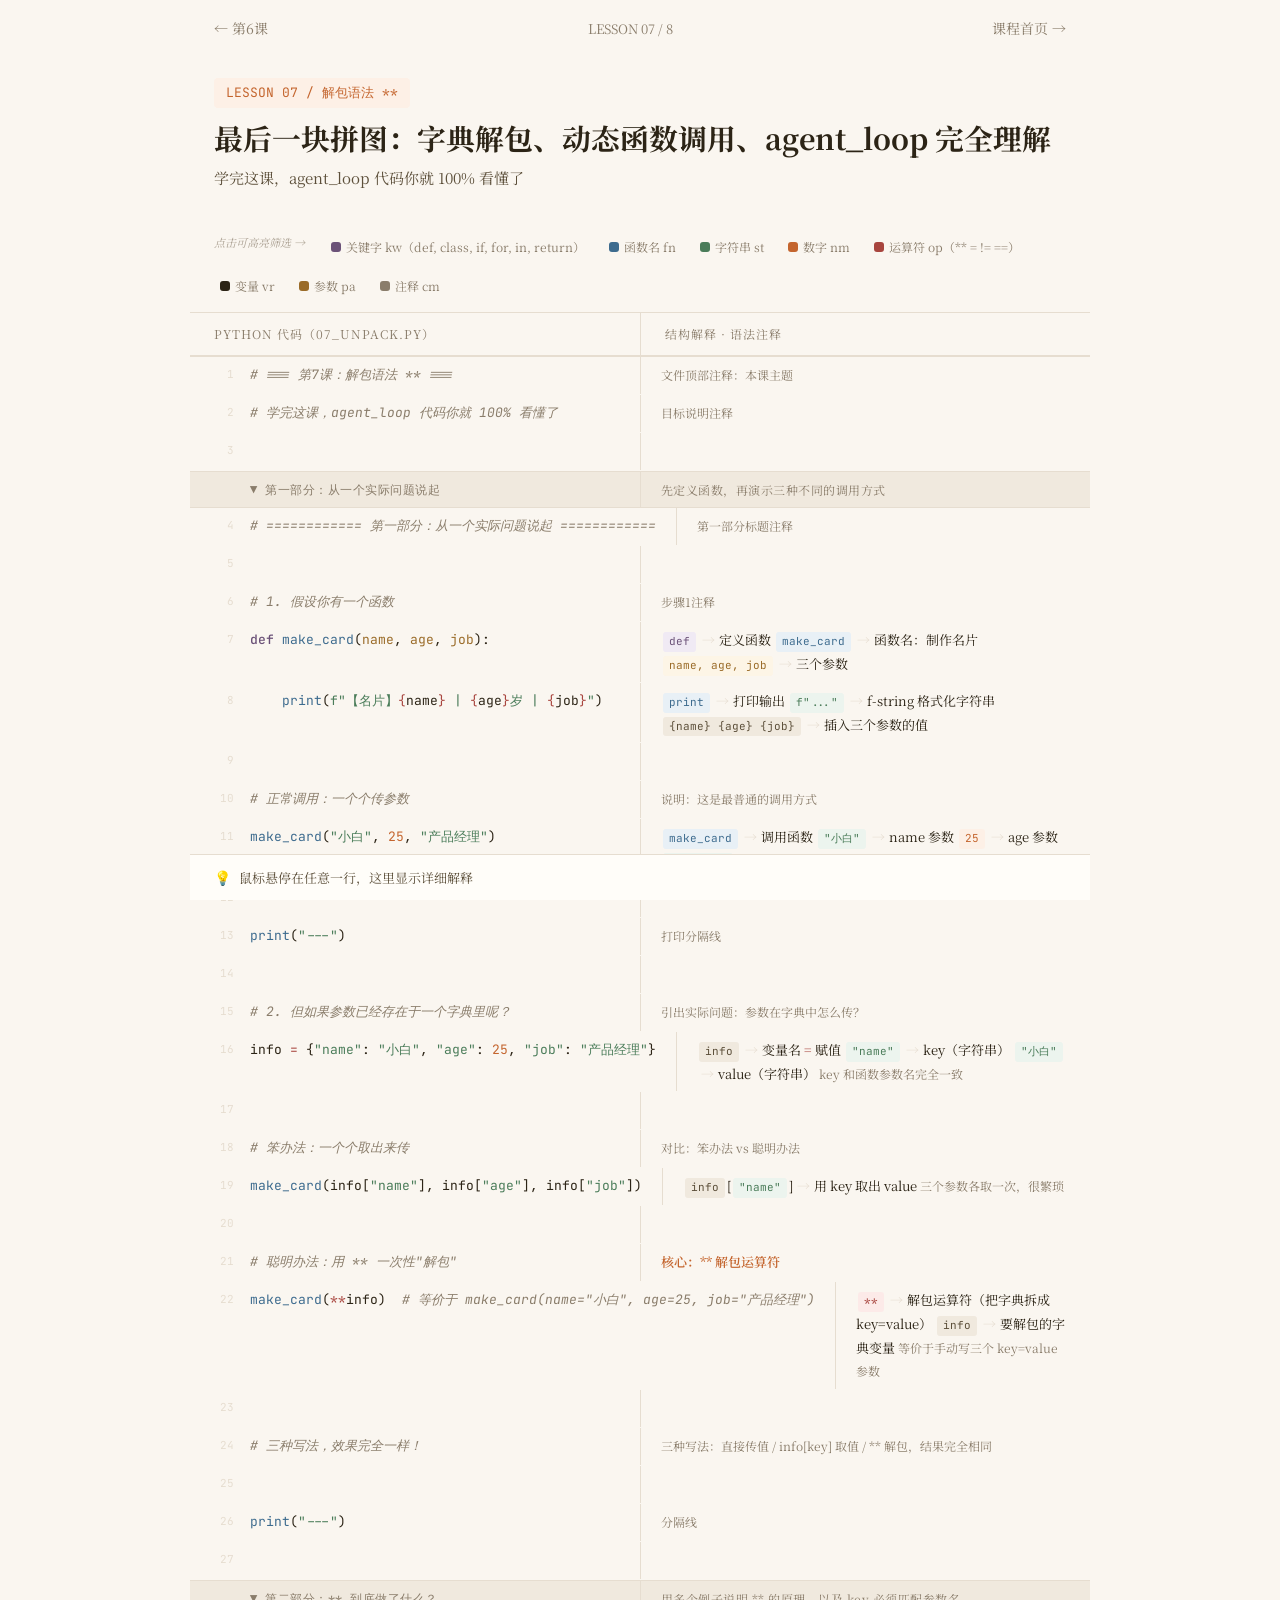
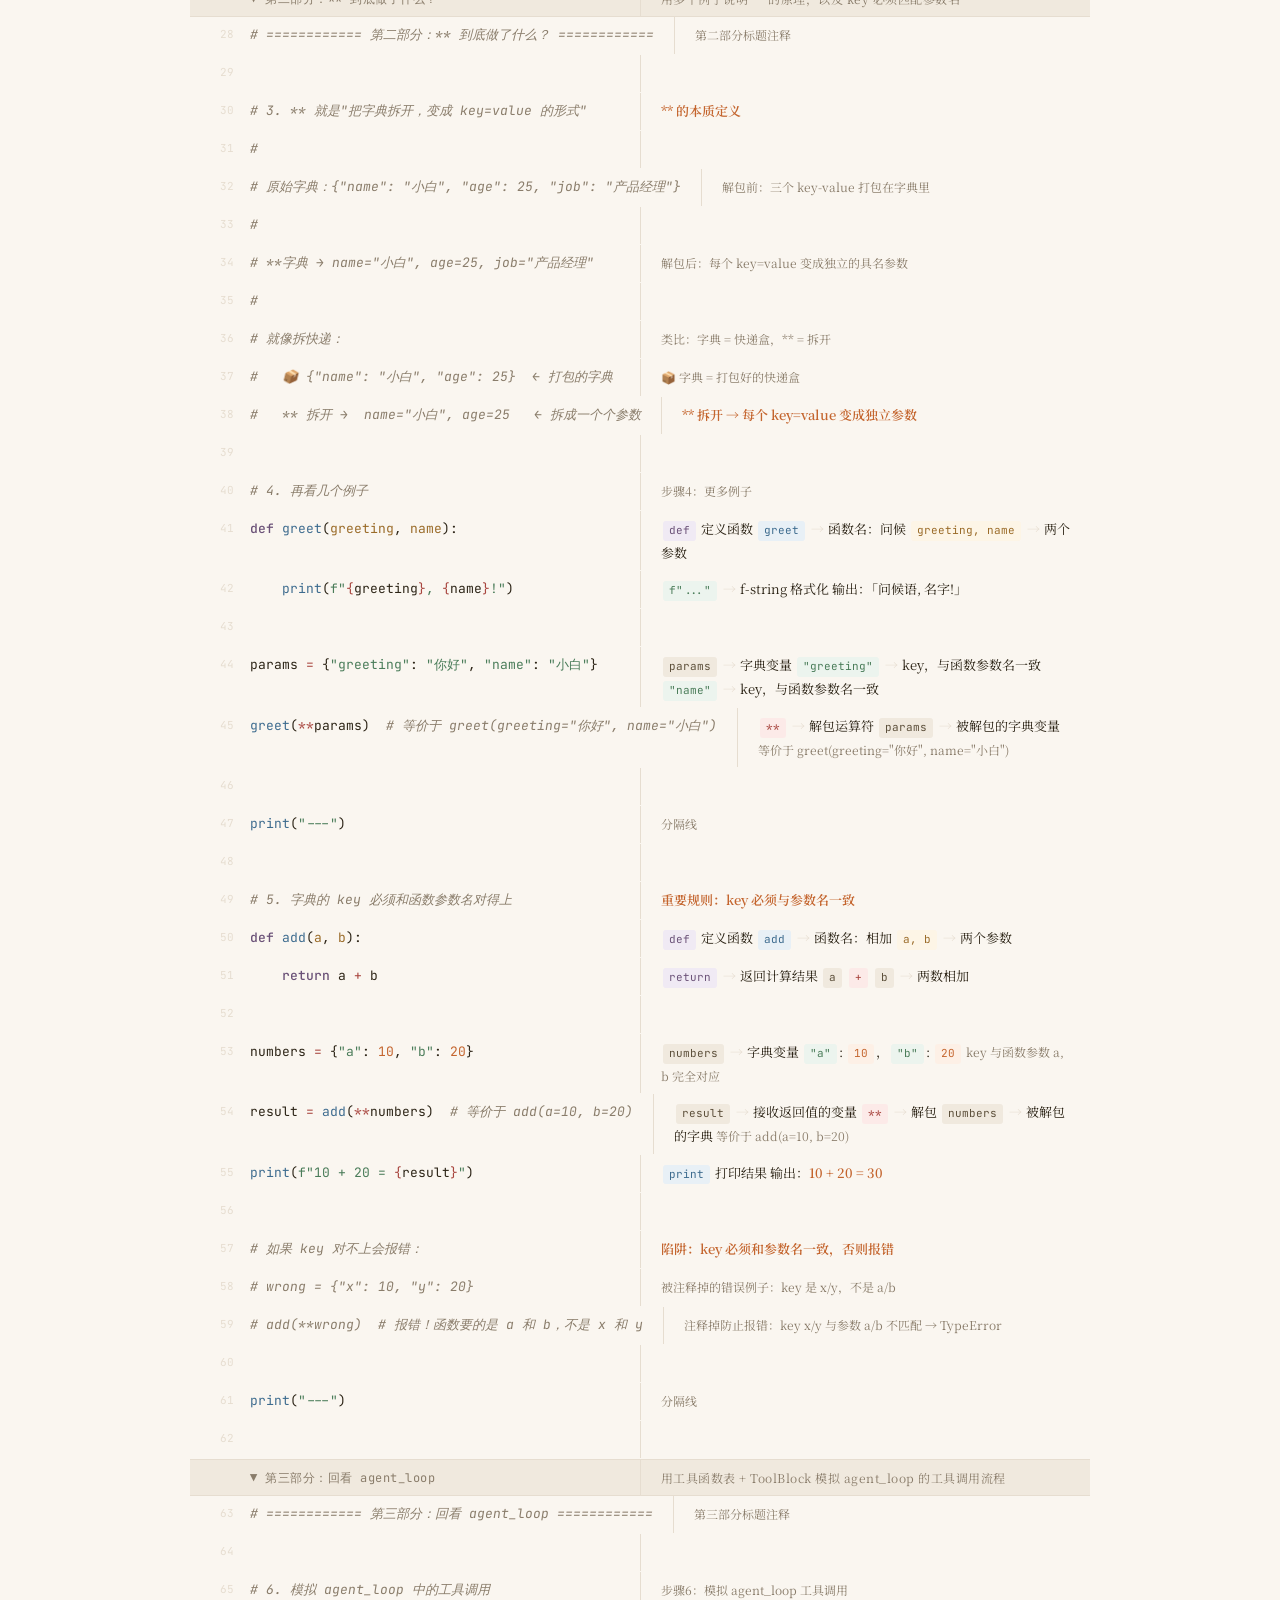
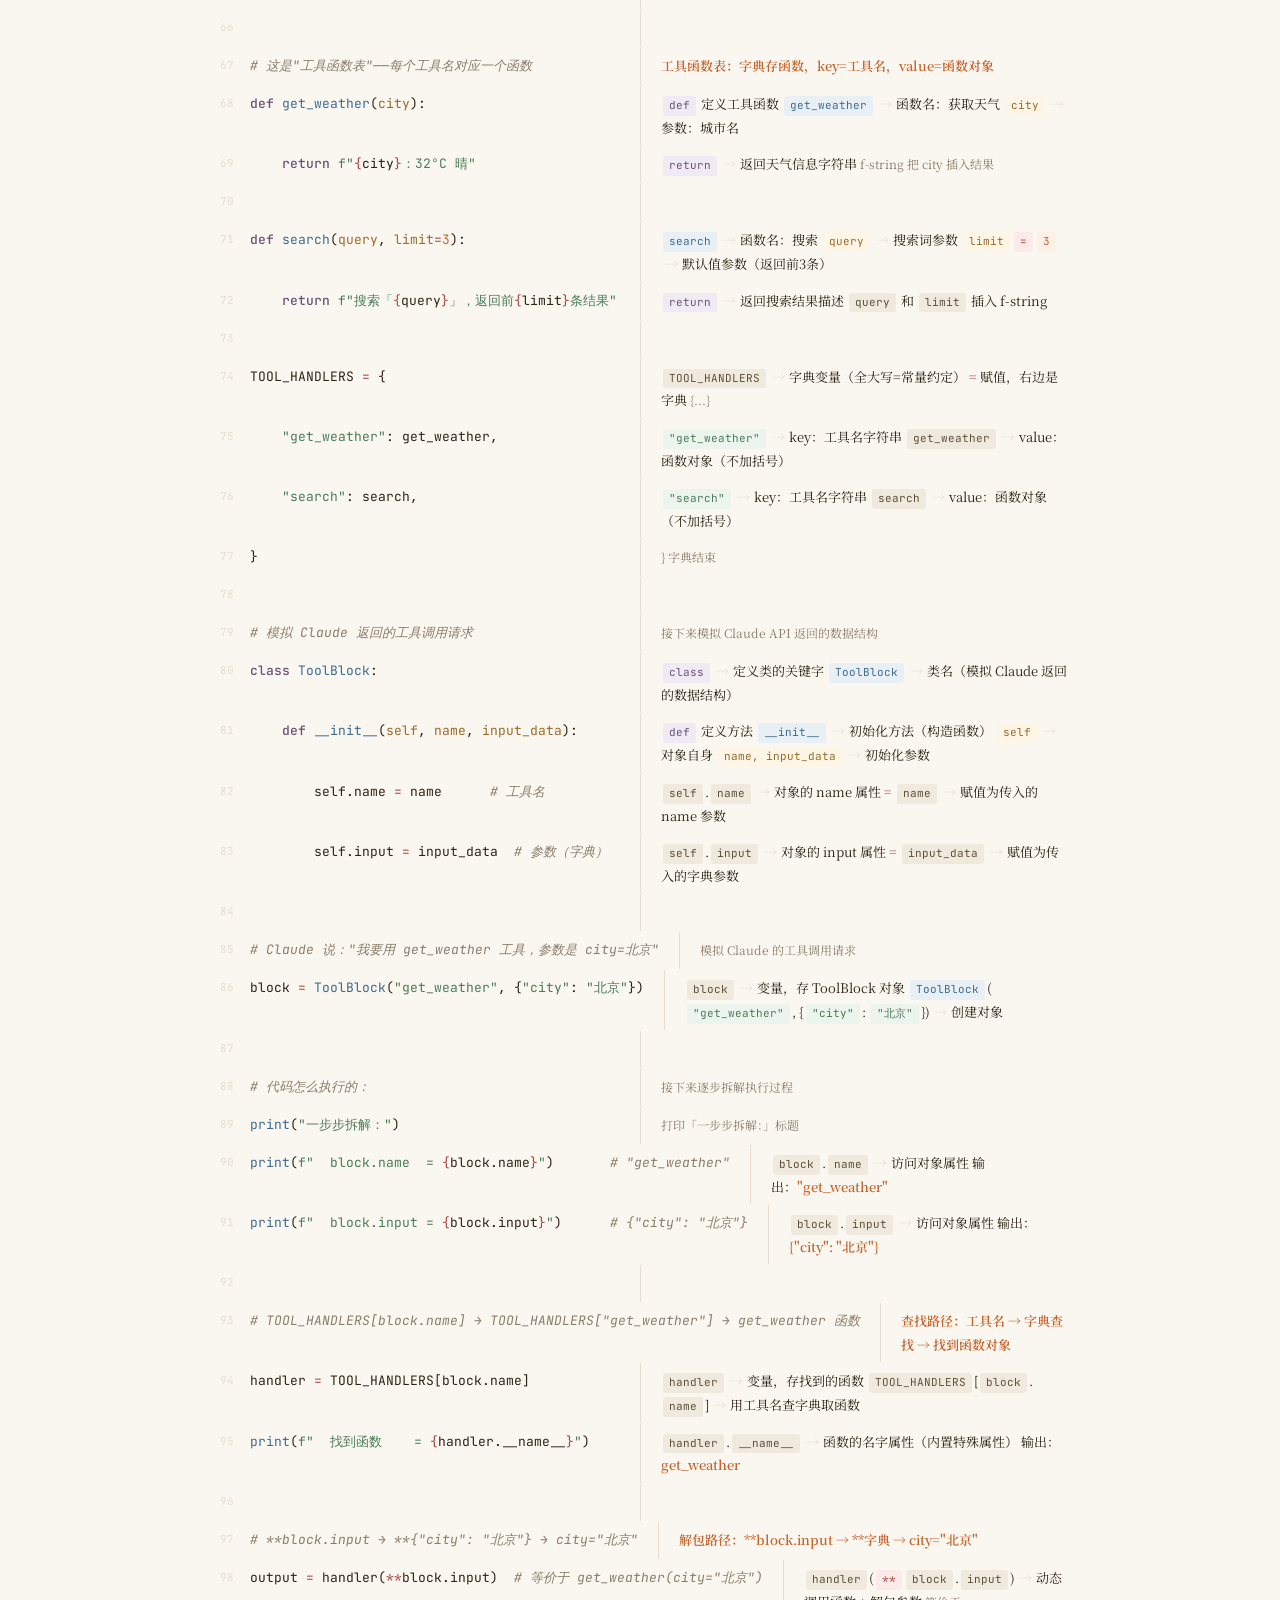
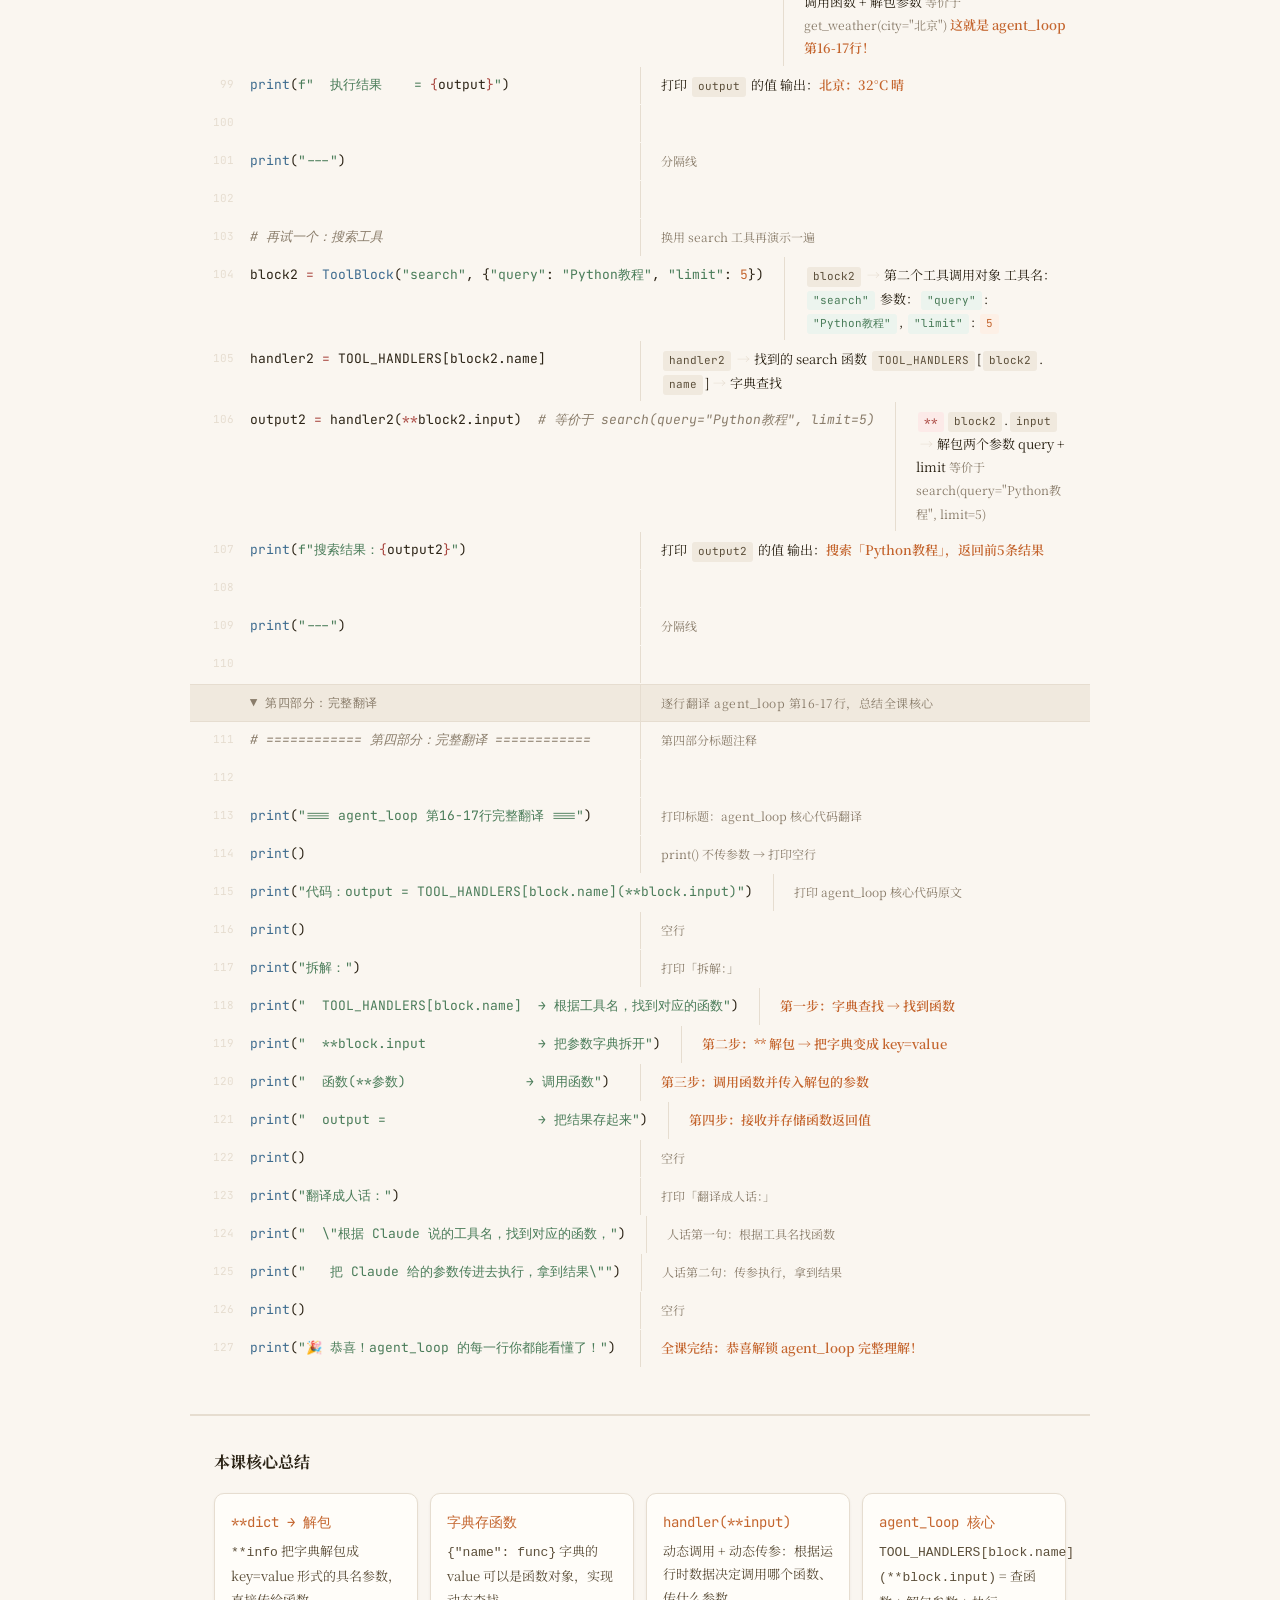
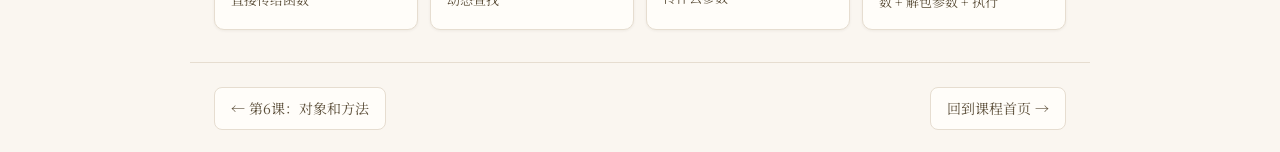
<file: python-basics/lesson-07.html>
<!DOCTYPE html>
<html lang="zh-CN">
<head>
<meta charset="UTF-8">
<meta name="viewport" content="width=device-width, initial-scale=1.0">
<title>LESSON 07 · 解包语法 **</title>
<link rel="stylesheet" href="styles.css">
</head>
<body>

<!-- Top Nav -->
<nav class="topnav">
  <a href="lesson-06.html">← 第6课</a>
  <span class="nav-center">LESSON 07 / 8</span>
  <a href="../index.html">课程首页 →</a>
</nav>

<!-- Header -->
<header class="lesson-header">
  <div class="lesson-number">LESSON 07 / 解包语法 **</div>
  <h1>最后一块拼图：字典解包、动态函数调用、agent_loop 完全理解</h1>
  <p class="desc">学完这课，agent_loop 代码你就 100% 看懂了</p>
</header>

<!-- Legend -->
<div class="legend">
  <span class="legend-hint">点击可高亮筛选 →</span>
  <div class="legend-item"><div class="legend-dot" style="background:var(--purple)"></div><span>关键字 kw（def, class, if, for, in, return）</span></div>
  <div class="legend-item"><div class="legend-dot" style="background:var(--blue)"></div><span>函数名 fn</span></div>
  <div class="legend-item"><div class="legend-dot" style="background:var(--green)"></div><span>字符串 st</span></div>
  <div class="legend-item"><div class="legend-dot" style="background:var(--accent)"></div><span>数字 nm</span></div>
  <div class="legend-item"><div class="legend-dot" style="background:var(--red)"></div><span>运算符 op（** = != ==）</span></div>
  <div class="legend-item"><div class="legend-dot" style="background:var(--ink)"></div><span>变量 vr</span></div>
  <div class="legend-item"><div class="legend-dot" style="background:#9a6b28"></div><span>参数 pa</span></div>
  <div class="legend-item"><div class="legend-dot" style="background:var(--ink-lighter)"></div><span>注释 cm</span></div>
</div>

<!-- Column headers -->
<div class="col-headers">
  <div class="col-header">Python 代码（07_unpack.py）</div>
  <div class="col-header">结构解释 · 语法注释</div>
</div>

<div class="lines">

<!-- Line 1: comment -->
<div class="line-pair" data-tip="整个文件的标题注释，说明本课主题：** 解包语法">
  <div class="code-side">
    <span class="line-num">1</span>
    <span class="line-code"><span class="cm"># === 第7课：解包语法 ** ===</span></span>
  </div>
  <div class="explain-side">
    <span class="line-explain"><span class="note">文件顶部注释：本课主题</span></span>
  </div>
</div>

<!-- Line 2: comment -->
<div class="line-pair" data-tip="说明学完本课的目标：完全看懂 agent_loop 代码">
  <div class="code-side">
    <span class="line-num">2</span>
    <span class="line-code"><span class="cm"># 学完这课，agent_loop 代码你就 100% 看懂了</span></span>
  </div>
  <div class="explain-side">
    <span class="line-explain"><span class="note">目标说明注释</span></span>
  </div>
</div>

<!-- Line 3: blank -->
<div class="line-pair">
  <div class="code-side"><span class="line-num">3</span><span class="line-code"></span></div>
  <div class="explain-side"><span class="line-explain"></span></div>
</div>

<!-- Section 1 divider -->
<div class="section-row">
  <div class="code-side"><span class="line-num"></span><span class="line-code"><span class="section-label">▼ 第一部分：从一个实际问题说起</span></span></div>
  <div class="explain-side"><span class="line-explain"><span class="section-label">先定义函数，再演示三种不同的调用方式</span></span></div>
</div>

<!-- Line 4: comment -->
<div class="line-pair" data-tip="注释：第一部分开始，从一个实际问题引入解包的必要性">
  <div class="code-side">
    <span class="line-num">4</span>
    <span class="line-code"><span class="cm"># ============ 第一部分：从一个实际问题说起 ============</span></span>
  </div>
  <div class="explain-side">
    <span class="line-explain"><span class="note">第一部分标题注释</span></span>
  </div>
</div>

<!-- Line 5: blank -->
<div class="line-pair">
  <div class="code-side"><span class="line-num">5</span><span class="line-code"></span></div>
  <div class="explain-side"><span class="line-explain"></span></div>
</div>

<!-- Line 6: comment -->
<div class="line-pair" data-tip="说明下面要定义一个函数">
  <div class="code-side">
    <span class="line-num">6</span>
    <span class="line-code"><span class="cm"># 1. 假设你有一个函数</span></span>
  </div>
  <div class="explain-side">
    <span class="line-explain"><span class="note">步骤1注释</span></span>
  </div>
</div>

<!-- Line 7: def make_card -->
<div class="line-pair" data-tip="def 定义函数 make_card，接收三个参数：name（名字）、age（年龄）、job（职业）">
  <div class="code-side">
    <span class="line-num">7</span>
    <span class="line-code"><span class="kw">def</span> <span class="fn">make_card</span>(<span class="pa">name</span>, <span class="pa">age</span>, <span class="pa">job</span>):</span>
  </div>
  <div class="explain-side">
    <span class="line-explain">
      <span class="tag tag-kw">def</span><span class="arrow">→</span>定义函数
      <span class="tag tag-fn">make_card</span><span class="arrow">→</span>函数名：制作名片
      <span class="tag tag-pa">name, age, job</span><span class="arrow">→</span>三个参数
    </span>
  </div>
</div>

<!-- Line 8: print inside make_card -->
<div class="line-pair" data-tip="print 打印名片内容，f-string 把三个参数的值插入字符串中显示">
  <div class="code-side">
    <span class="line-num">8</span>
    <span class="line-code">    <span class="bi">print</span>(<span class="st">f"【名片】</span><span class="op">{</span><span class="vr">name</span><span class="op">}</span><span class="st"> | </span><span class="op">{</span><span class="vr">age</span><span class="op">}</span><span class="st">岁 | </span><span class="op">{</span><span class="vr">job</span><span class="op">}</span><span class="st">"</span>)</span>
  </div>
  <div class="explain-side">
    <span class="line-explain">
      <span class="tag tag-fn">print</span><span class="arrow">→</span>打印输出
      <span class="tag tag-st">f"..."</span><span class="arrow">→</span>f-string 格式化字符串
      <span class="tag tag-vr">{name} {age} {job}</span><span class="arrow">→</span>插入三个参数的值
    </span>
  </div>
</div>

<!-- Line 9: blank -->
<div class="line-pair">
  <div class="code-side"><span class="line-num">9</span><span class="line-code"></span></div>
  <div class="explain-side"><span class="line-explain"></span></div>
</div>

<!-- Line 10: comment -->
<div class="line-pair" data-tip="步骤2注释：正常调用方式，一个一个传参数">
  <div class="code-side">
    <span class="line-num">10</span>
    <span class="line-code"><span class="cm"># 正常调用：一个个传参数</span></span>
  </div>
  <div class="explain-side">
    <span class="line-explain"><span class="note">说明：这是最普通的调用方式</span></span>
  </div>
</div>

<!-- Line 11: make_card call -->
<div class="line-pair" data-tip="正常调用 make_card，直接把三个值一个个写进去传给函数">
  <div class="code-side">
    <span class="line-num">11</span>
    <span class="line-code"><span class="fn">make_card</span>(<span class="st">"小白"</span>, <span class="nm">25</span>, <span class="st">"产品经理"</span>)</span>
  </div>
  <div class="explain-side">
    <span class="line-explain">
      <span class="tag tag-fn">make_card</span><span class="arrow">→</span>调用函数
      <span class="tag tag-st">"小白"</span><span class="arrow">→</span>name 参数
      <span class="tag tag-nm">25</span><span class="arrow">→</span>age 参数
      <span class="tag tag-st">"产品经理"</span><span class="arrow">→</span>job 参数
    </span>
  </div>
</div>

<!-- Line 12: blank -->
<div class="line-pair">
  <div class="code-side"><span class="line-num">12</span><span class="line-code"></span></div>
  <div class="explain-side"><span class="line-explain"></span></div>
</div>

<!-- Line 13: print("---") -->
<div class="line-pair" data-tip="打印分隔线，区分不同调用方式的输出">
  <div class="code-side">
    <span class="line-num">13</span>
    <span class="line-code"><span class="bi">print</span>(<span class="st">"---"</span>)</span>
  </div>
  <div class="explain-side">
    <span class="line-explain"><span class="note">打印分隔线</span></span>
  </div>
</div>

<!-- Line 14: blank -->
<div class="line-pair">
  <div class="code-side"><span class="line-num">14</span><span class="line-code"></span></div>
  <div class="explain-side"><span class="line-explain"></span></div>
</div>

<!-- Line 15: comment -->
<div class="line-pair" data-tip="步骤2：引出核心问题——参数如果已经存在于字典里怎么办？">
  <div class="code-side">
    <span class="line-num">15</span>
    <span class="line-code"><span class="cm"># 2. 但如果参数已经存在于一个字典里呢？</span></span>
  </div>
  <div class="explain-side">
    <span class="line-explain"><span class="note">引出实际问题：参数在字典中怎么传？</span></span>
  </div>
</div>

<!-- Line 16: info = {...} -->
<div class="line-pair" data-tip="定义字典 info，key 就是函数的参数名，value 是对应的值。这种情况在实际开发中非常常见">
  <div class="code-side">
    <span class="line-num">16</span>
    <span class="line-code"><span class="vr">info</span> <span class="op">=</span> {<span class="st">"name"</span>: <span class="st">"小白"</span>, <span class="st">"age"</span>: <span class="nm">25</span>, <span class="st">"job"</span>: <span class="st">"产品经理"</span>}</span>
  </div>
  <div class="explain-side">
    <span class="line-explain">
      <span class="tag tag-vr">info</span><span class="arrow">→</span>变量名
      <span class="op">=</span> 赋值
      <span class="tag tag-st">"name"</span><span class="arrow">→</span>key（字符串）
      <span class="tag tag-st">"小白"</span><span class="arrow">→</span>value（字符串）
      <span class="note">key 和函数参数名完全一致</span>
    </span>
  </div>
</div>

<!-- Line 17: blank -->
<div class="line-pair">
  <div class="code-side"><span class="line-num">17</span><span class="line-code"></span></div>
  <div class="explain-side"><span class="line-explain"></span></div>
</div>

<!-- Line 18: comment 笨办法 -->
<div class="line-pair" data-tip="笨办法注释：每次都要写 info[key] 取值，很麻烦">
  <div class="code-side">
    <span class="line-num">18</span>
    <span class="line-code"><span class="cm"># 笨办法：一个个取出来传</span></span>
  </div>
  <div class="explain-side">
    <span class="line-explain"><span class="note">对比：笨办法 vs 聪明办法</span></span>
  </div>
</div>

<!-- Line 19: make_card(info["name"]...) -->
<div class="line-pair" data-tip="笨办法：一个个用 info[key] 取出值再传进去，重复且繁琐，如果参数多就更麻烦了">
  <div class="code-side">
    <span class="line-num">19</span>
    <span class="line-code"><span class="fn">make_card</span>(<span class="vr">info</span>[<span class="st">"name"</span>], <span class="vr">info</span>[<span class="st">"age"</span>], <span class="vr">info</span>[<span class="st">"job"</span>])</span>
  </div>
  <div class="explain-side">
    <span class="line-explain">
      <span class="tag tag-vr">info</span>[<span class="tag tag-st">"name"</span>]<span class="arrow">→</span>用 key 取出 value
      <span class="note">三个参数各取一次，很繁琐</span>
    </span>
  </div>
</div>

<!-- Line 20: blank -->
<div class="line-pair">
  <div class="code-side"><span class="line-num">20</span><span class="line-code"></span></div>
  <div class="explain-side"><span class="line-explain"></span></div>
</div>

<!-- Line 21: comment 聪明办法 -->
<div class="line-pair" data-tip="聪明办法：用 ** 解包，一行搞定！">
  <div class="code-side">
    <span class="line-num">21</span>
    <span class="line-code"><span class="cm"># 聪明办法：用 ** 一次性"解包"</span></span>
  </div>
  <div class="explain-side">
    <span class="line-explain"><span class="highlight">核心：** 解包运算符</span></span>
  </div>
</div>

<!-- Line 22: make_card(**info) -->
<div class="line-pair" data-tip="**info 就是把字典 info 解包成 name='小白', age=25, job='产品经理'，然后传给函数。** 是运算符，info 是变量">
  <div class="code-side">
    <span class="line-num">22</span>
    <span class="line-code"><span class="fn">make_card</span>(<span class="op">**</span><span class="vr">info</span>)  <span class="cm"># 等价于 make_card(name="小白", age=25, job="产品经理")</span></span>
  </div>
  <div class="explain-side">
    <span class="line-explain">
      <span class="tag tag-op">**</span><span class="arrow">→</span>解包运算符（把字典拆成 key=value）
      <span class="tag tag-vr">info</span><span class="arrow">→</span>要解包的字典变量
      <span class="note">等价于手动写三个 key=value 参数</span>
    </span>
  </div>
</div>

<!-- Line 23: blank -->
<div class="line-pair">
  <div class="code-side"><span class="line-num">23</span><span class="line-code"></span></div>
  <div class="explain-side"><span class="line-explain"></span></div>
</div>

<!-- Line 24: comment 三种写法 -->
<div class="line-pair" data-tip="总结：三种写法完全等价，** 解包是最简洁的">
  <div class="code-side">
    <span class="line-num">24</span>
    <span class="line-code"><span class="cm"># 三种写法，效果完全一样！</span></span>
  </div>
  <div class="explain-side">
    <span class="line-explain"><span class="note">三种写法：直接传值 / info[key] 取值 / ** 解包，结果完全相同</span></span>
  </div>
</div>

<!-- Line 25: blank -->
<div class="line-pair">
  <div class="code-side"><span class="line-num">25</span><span class="line-code"></span></div>
  <div class="explain-side"><span class="line-explain"></span></div>
</div>

<!-- Line 26: print("---") -->
<div class="line-pair" data-tip="打印分隔线">
  <div class="code-side">
    <span class="line-num">26</span>
    <span class="line-code"><span class="bi">print</span>(<span class="st">"---"</span>)</span>
  </div>
  <div class="explain-side">
    <span class="line-explain"><span class="note">分隔线</span></span>
  </div>
</div>

<!-- Line 27: blank -->
<div class="line-pair">
  <div class="code-side"><span class="line-num">27</span><span class="line-code"></span></div>
  <div class="explain-side"><span class="line-explain"></span></div>
</div>

<!-- Section 2 divider -->
<div class="section-row">
  <div class="code-side"><span class="line-num"></span><span class="line-code"><span class="section-label">▼ 第二部分：** 到底做了什么？</span></span></div>
  <div class="explain-side"><span class="line-explain"><span class="section-label">用多个例子说明 ** 的原理，以及 key 必须匹配参数名</span></span></div>
</div>

<!-- Line 28: comment part 2 -->
<div class="line-pair" data-tip="第二部分标题注释：深入解释 ** 的工作原理">
  <div class="code-side">
    <span class="line-num">28</span>
    <span class="line-code"><span class="cm"># ============ 第二部分：** 到底做了什么？ ============</span></span>
  </div>
  <div class="explain-side">
    <span class="line-explain"><span class="note">第二部分标题注释</span></span>
  </div>
</div>

<!-- Line 29: blank -->
<div class="line-pair">
  <div class="code-side"><span class="line-num">29</span><span class="line-code"></span></div>
  <div class="explain-side"><span class="line-explain"></span></div>
</div>

<!-- Line 30: comment ** explanation -->
<div class="line-pair" data-tip="** 的核心定义：把字典拆开，变成 key=value 的形式">
  <div class="code-side">
    <span class="line-num">30</span>
    <span class="line-code"><span class="cm"># 3. ** 就是"把字典拆开，变成 key=value 的形式"</span></span>
  </div>
  <div class="explain-side">
    <span class="line-explain"><span class="highlight">** 的本质定义</span></span>
  </div>
</div>

<!-- Line 31: comment dict -->
<div class="line-pair" data-tip="原始字典，有三个 key-value 对">
  <div class="code-side">
    <span class="line-num">31</span>
    <span class="line-code"><span class="cm">#</span></span>
  </div>
  <div class="explain-side">
    <span class="line-explain"></span>
  </div>
</div>

<!-- Line 32: comment 原始字典 -->
<div class="line-pair" data-tip="这就是解包之前的原始字典，三个 key-value 打包在一起">
  <div class="code-side">
    <span class="line-num">32</span>
    <span class="line-code"><span class="cm"># 原始字典：{"name": "小白", "age": 25, "job": "产品经理"}</span></span>
  </div>
  <div class="explain-side">
    <span class="line-explain"><span class="note">解包前：三个 key-value 打包在字典里</span></span>
  </div>
</div>

<!-- Line 33: comment -->
<div class="line-pair" data-tip="** 运算符把字典拆开，变成三个独立的 key=value 参数">
  <div class="code-side">
    <span class="line-num">33</span>
    <span class="line-code"><span class="cm">#</span></span>
  </div>
  <div class="explain-side">
    <span class="line-explain"></span>
  </div>
</div>

<!-- Line 34: comment **字典 → -->
<div class="line-pair" data-tip="**字典 解包之后变成的形式：每个 key=value 独立出来">
  <div class="code-side">
    <span class="line-num">34</span>
    <span class="line-code"><span class="cm"># **字典 → name="小白", age=25, job="产品经理"</span></span>
  </div>
  <div class="explain-side">
    <span class="line-explain"><span class="note">解包后：每个 key=value 变成独立的具名参数</span></span>
  </div>
</div>

<!-- Line 35: comment -->
<div class="line-pair" data-tip="用快递类比帮助理解解包的概念">
  <div class="code-side">
    <span class="line-num">35</span>
    <span class="line-code"><span class="cm">#</span></span>
  </div>
  <div class="explain-side">
    <span class="line-explain"></span>
  </div>
</div>

<!-- Line 36: comment 就像拆快递 -->
<div class="line-pair" data-tip="类比：字典像快递盒，** 就是拆快递，把里面的东西取出来">
  <div class="code-side">
    <span class="line-num">36</span>
    <span class="line-code"><span class="cm"># 就像拆快递：</span></span>
  </div>
  <div class="explain-side">
    <span class="line-explain"><span class="note">类比：字典 = 快递盒，** = 拆开</span></span>
  </div>
</div>

<!-- Line 37: comment 📦 -->
<div class="line-pair" data-tip="字典就像打包好的快递，里面装着多个值">
  <div class="code-side">
    <span class="line-num">37</span>
    <span class="line-code"><span class="cm">#   📦 {"name": "小白", "age": 25}  ← 打包的字典</span></span>
  </div>
  <div class="explain-side">
    <span class="line-explain"><span class="note">📦 字典 = 打包好的快递盒</span></span>
  </div>
</div>

<!-- Line 38: comment ** 拆开 -->
<div class="line-pair" data-tip="** 就是拆快递，把字典里的每一个 key=value 拆出来成为独立参数">
  <div class="code-side">
    <span class="line-num">38</span>
    <span class="line-code"><span class="cm">#   ** 拆开 →  name="小白", age=25   ← 拆成一个个参数</span></span>
  </div>
  <div class="explain-side">
    <span class="line-explain"><span class="highlight">** 拆开 → 每个 key=value 变成独立参数</span></span>
  </div>
</div>

<!-- Line 39: blank -->
<div class="line-pair">
  <div class="code-side"><span class="line-num">39</span><span class="line-code"></span></div>
  <div class="explain-side"><span class="line-explain"></span></div>
</div>

<!-- Line 40: comment 4 -->
<div class="line-pair" data-tip="步骤4：再看几个例子，加深理解">
  <div class="code-side">
    <span class="line-num">40</span>
    <span class="line-code"><span class="cm"># 4. 再看几个例子</span></span>
  </div>
  <div class="explain-side">
    <span class="line-explain"><span class="note">步骤4：更多例子</span></span>
  </div>
</div>

<!-- Line 41: def greet -->
<div class="line-pair" data-tip="定义函数 greet，接收两个参数：greeting（问候语）、name（名字）">
  <div class="code-side">
    <span class="line-num">41</span>
    <span class="line-code"><span class="kw">def</span> <span class="fn">greet</span>(<span class="pa">greeting</span>, <span class="pa">name</span>):</span>
  </div>
  <div class="explain-side">
    <span class="line-explain">
      <span class="tag tag-kw">def</span> 定义函数
      <span class="tag tag-fn">greet</span><span class="arrow">→</span>函数名：问候
      <span class="tag tag-pa">greeting, name</span><span class="arrow">→</span>两个参数
    </span>
  </div>
</div>

<!-- Line 42: print inside greet -->
<div class="line-pair" data-tip="greet 函数内容：打印问候语，格式是「问候语, 名字!」">
  <div class="code-side">
    <span class="line-num">42</span>
    <span class="line-code">    <span class="bi">print</span>(<span class="st">f"</span><span class="op">{</span><span class="vr">greeting</span><span class="op">}</span><span class="st">, </span><span class="op">{</span><span class="vr">name</span><span class="op">}</span><span class="st">!"</span>)</span>
  </div>
  <div class="explain-side">
    <span class="line-explain">
      <span class="tag tag-st">f"..."</span><span class="arrow">→</span>f-string 格式化
      输出：「问候语, 名字!」
    </span>
  </div>
</div>

<!-- Line 43: blank -->
<div class="line-pair">
  <div class="code-side"><span class="line-num">43</span><span class="line-code"></span></div>
  <div class="explain-side"><span class="line-explain"></span></div>
</div>

<!-- Line 44: params = {...} -->
<div class="line-pair" data-tip="定义字典 params，key 名和 greet 函数的参数名完全一致：greeting 和 name">
  <div class="code-side">
    <span class="line-num">44</span>
    <span class="line-code"><span class="vr">params</span> <span class="op">=</span> {<span class="st">"greeting"</span>: <span class="st">"你好"</span>, <span class="st">"name"</span>: <span class="st">"小白"</span>}</span>
  </div>
  <div class="explain-side">
    <span class="line-explain">
      <span class="tag tag-vr">params</span><span class="arrow">→</span>字典变量
      <span class="tag tag-st">"greeting"</span><span class="arrow">→</span>key，与函数参数名一致
      <span class="tag tag-st">"name"</span><span class="arrow">→</span>key，与函数参数名一致
    </span>
  </div>
</div>

<!-- Line 45: greet(**params) -->
<div class="line-pair" data-tip="**params 把字典解包：greeting='你好', name='小白'，传给 greet 函数。** 是运算符，params 是变量">
  <div class="code-side">
    <span class="line-num">45</span>
    <span class="line-code"><span class="fn">greet</span>(<span class="op">**</span><span class="vr">params</span>)  <span class="cm"># 等价于 greet(greeting="你好", name="小白")</span></span>
  </div>
  <div class="explain-side">
    <span class="line-explain">
      <span class="tag tag-op">**</span><span class="arrow">→</span>解包运算符
      <span class="tag tag-vr">params</span><span class="arrow">→</span>被解包的字典变量
      <span class="note">等价于 greet(greeting="你好", name="小白")</span>
    </span>
  </div>
</div>

<!-- Line 46: blank -->
<div class="line-pair">
  <div class="code-side"><span class="line-num">46</span><span class="line-code"></span></div>
  <div class="explain-side"><span class="line-explain"></span></div>
</div>

<!-- Line 47: print("---") -->
<div class="line-pair" data-tip="分隔线">
  <div class="code-side">
    <span class="line-num">47</span>
    <span class="line-code"><span class="bi">print</span>(<span class="st">"---"</span>)</span>
  </div>
  <div class="explain-side">
    <span class="line-explain"><span class="note">分隔线</span></span>
  </div>
</div>

<!-- Line 48: blank -->
<div class="line-pair">
  <div class="code-side"><span class="line-num">48</span><span class="line-code"></span></div>
  <div class="explain-side"><span class="line-explain"></span></div>
</div>

<!-- Line 49: comment 5 -->
<div class="line-pair" data-tip="步骤5：重要规则——字典的 key 必须和函数参数名完全对得上">
  <div class="code-side">
    <span class="line-num">49</span>
    <span class="line-code"><span class="cm"># 5. 字典的 key 必须和函数参数名对得上</span></span>
  </div>
  <div class="explain-side">
    <span class="line-explain"><span class="highlight">重要规则：key 必须与参数名一致</span></span>
  </div>
</div>

<!-- Line 50: def add -->
<div class="line-pair" data-tip="定义函数 add，接收两个参数 a 和 b，返回它们的和">
  <div class="code-side">
    <span class="line-num">50</span>
    <span class="line-code"><span class="kw">def</span> <span class="fn">add</span>(<span class="pa">a</span>, <span class="pa">b</span>):</span>
  </div>
  <div class="explain-side">
    <span class="line-explain">
      <span class="tag tag-kw">def</span> 定义函数
      <span class="tag tag-fn">add</span><span class="arrow">→</span>函数名：相加
      <span class="tag tag-pa">a, b</span><span class="arrow">→</span>两个参数
    </span>
  </div>
</div>

<!-- Line 51: return a + b -->
<div class="line-pair" data-tip="return 返回 a + b 的计算结果，结束函数">
  <div class="code-side">
    <span class="line-num">51</span>
    <span class="line-code">    <span class="kw">return</span> <span class="vr">a</span> <span class="op">+</span> <span class="vr">b</span></span>
  </div>
  <div class="explain-side">
    <span class="line-explain">
      <span class="tag tag-kw">return</span><span class="arrow">→</span>返回计算结果
      <span class="tag tag-vr">a</span> <span class="tag tag-op">+</span> <span class="tag tag-vr">b</span><span class="arrow">→</span>两数相加
    </span>
  </div>
</div>

<!-- Line 52: blank -->
<div class="line-pair">
  <div class="code-side"><span class="line-num">52</span><span class="line-code"></span></div>
  <div class="explain-side"><span class="line-explain"></span></div>
</div>

<!-- Line 53: numbers = {...} -->
<div class="line-pair" data-tip="字典 numbers，key 是 'a' 和 'b'，和 add 函数的参数名完全对得上">
  <div class="code-side">
    <span class="line-num">53</span>
    <span class="line-code"><span class="vr">numbers</span> <span class="op">=</span> {<span class="st">"a"</span>: <span class="nm">10</span>, <span class="st">"b"</span>: <span class="nm">20</span>}</span>
  </div>
  <div class="explain-side">
    <span class="line-explain">
      <span class="tag tag-vr">numbers</span><span class="arrow">→</span>字典变量
      <span class="tag tag-st">"a"</span>: <span class="tag tag-nm">10</span>，<span class="tag tag-st">"b"</span>: <span class="tag tag-nm">20</span>
      <span class="note">key 与函数参数 a, b 完全对应</span>
    </span>
  </div>
</div>

<!-- Line 54: result = add(**numbers) -->
<div class="line-pair" data-tip="**numbers 解包为 a=10, b=20 传给 add 函数，结果赋值给 result。** 是运算符，numbers 是变量">
  <div class="code-side">
    <span class="line-num">54</span>
    <span class="line-code"><span class="vr">result</span> <span class="op">=</span> <span class="fn">add</span>(<span class="op">**</span><span class="vr">numbers</span>)  <span class="cm"># 等价于 add(a=10, b=20)</span></span>
  </div>
  <div class="explain-side">
    <span class="line-explain">
      <span class="tag tag-vr">result</span><span class="arrow">→</span>接收返回值的变量
      <span class="tag tag-op">**</span><span class="arrow">→</span>解包
      <span class="tag tag-vr">numbers</span><span class="arrow">→</span>被解包的字典
      <span class="note">等价于 add(a=10, b=20)</span>
    </span>
  </div>
</div>

<!-- Line 55: print result -->
<div class="line-pair" data-tip="打印计算结果：10 + 20 = 30">
  <div class="code-side">
    <span class="line-num">55</span>
    <span class="line-code"><span class="bi">print</span>(<span class="st">f"10 + 20 = </span><span class="op">{</span><span class="vr">result</span><span class="op">}</span><span class="st">"</span>)</span>
  </div>
  <div class="explain-side">
    <span class="line-explain">
      <span class="tag tag-fn">print</span> 打印结果
      输出：<span class="highlight">10 + 20 = 30</span>
    </span>
  </div>
</div>

<!-- Line 56: blank -->
<div class="line-pair">
  <div class="code-side"><span class="line-num">56</span><span class="line-code"></span></div>
  <div class="explain-side"><span class="line-explain"></span></div>
</div>

<!-- Line 57: comment key 对不上 -->
<div class="line-pair" data-tip="如果 key 对不上参数名会报错，这是常见错误，要注意">
  <div class="code-side">
    <span class="line-num">57</span>
    <span class="line-code"><span class="cm"># 如果 key 对不上会报错：</span></span>
  </div>
  <div class="explain-side">
    <span class="line-explain"><span class="highlight">陷阱：key 必须和参数名一致，否则报错</span></span>
  </div>
</div>

<!-- Line 58: comment wrong = -->
<div class="line-pair" data-tip="wrong 字典的 key 是 x 和 y，但 add 函数要的是 a 和 b，不一致会报错">
  <div class="code-side">
    <span class="line-num">58</span>
    <span class="line-code"><span class="cm"># wrong = {"x": 10, "y": 20}</span></span>
  </div>
  <div class="explain-side">
    <span class="line-explain"><span class="note">被注释掉的错误例子：key 是 x/y，不是 a/b</span></span>
  </div>
</div>

<!-- Line 59: comment add(**wrong) -->
<div class="line-pair" data-tip="这行被注释掉是因为它会报错：add 函数要 a 和 b，但字典 key 是 x 和 y，不匹配">
  <div class="code-side">
    <span class="line-num">59</span>
    <span class="line-code"><span class="cm"># add(**wrong)  # 报错！函数要的是 a 和 b，不是 x 和 y</span></span>
  </div>
  <div class="explain-side">
    <span class="line-explain"><span class="note">注释掉防止报错：key x/y 与参数 a/b 不匹配 → TypeError</span></span>
  </div>
</div>

<!-- Line 60: blank -->
<div class="line-pair">
  <div class="code-side"><span class="line-num">60</span><span class="line-code"></span></div>
  <div class="explain-side"><span class="line-explain"></span></div>
</div>

<!-- Line 61: print("---") -->
<div class="line-pair" data-tip="分隔线">
  <div class="code-side">
    <span class="line-num">61</span>
    <span class="line-code"><span class="bi">print</span>(<span class="st">"---"</span>)</span>
  </div>
  <div class="explain-side">
    <span class="line-explain"><span class="note">分隔线</span></span>
  </div>
</div>

<!-- Line 62: blank -->
<div class="line-pair">
  <div class="code-side"><span class="line-num">62</span><span class="line-code"></span></div>
  <div class="explain-side"><span class="line-explain"></span></div>
</div>

<!-- Section 3 divider -->
<div class="section-row">
  <div class="code-side"><span class="line-num"></span><span class="line-code"><span class="section-label">▼ 第三部分：回看 agent_loop</span></span></div>
  <div class="explain-side"><span class="line-explain"><span class="section-label">用工具函数表 + ToolBlock 模拟 agent_loop 的工具调用流程</span></span></div>
</div>

<!-- Line 63: comment part 3 -->
<div class="line-pair" data-tip="第三部分标题注释：把前两部分学的内容应用到 agent_loop 代码中">
  <div class="code-side">
    <span class="line-num">63</span>
    <span class="line-code"><span class="cm"># ============ 第三部分：回看 agent_loop ============</span></span>
  </div>
  <div class="explain-side">
    <span class="line-explain"><span class="note">第三部分标题注释</span></span>
  </div>
</div>

<!-- Line 64: blank -->
<div class="line-pair">
  <div class="code-side"><span class="line-num">64</span><span class="line-code"></span></div>
  <div class="explain-side"><span class="line-explain"></span></div>
</div>

<!-- Line 65: comment 6 模拟 -->
<div class="line-pair" data-tip="步骤6：模拟 agent_loop 中的工具调用机制">
  <div class="code-side">
    <span class="line-num">65</span>
    <span class="line-code"><span class="cm"># 6. 模拟 agent_loop 中的工具调用</span></span>
  </div>
  <div class="explain-side">
    <span class="line-explain"><span class="note">步骤6：模拟 agent_loop 工具调用</span></span>
  </div>
</div>

<!-- Line 66: blank -->
<div class="line-pair">
  <div class="code-side"><span class="line-num">66</span><span class="line-code"></span></div>
  <div class="explain-side"><span class="line-explain"></span></div>
</div>

<!-- Line 67: comment 工具函数表 -->
<div class="line-pair" data-tip="工具函数表：一个字典，key 是工具名（字符串），value 是对应的函数对象。这是 agent_loop 的核心数据结构">
  <div class="code-side">
    <span class="line-num">67</span>
    <span class="line-code"><span class="cm"># 这是"工具函数表"——每个工具名对应一个函数</span></span>
  </div>
  <div class="explain-side">
    <span class="line-explain"><span class="highlight">工具函数表：字典存函数，key=工具名，value=函数对象</span></span>
  </div>
</div>

<!-- Line 68: def get_weather -->
<div class="line-pair" data-tip="定义工具函数 get_weather，接收城市名，返回天气信息字符串">
  <div class="code-side">
    <span class="line-num">68</span>
    <span class="line-code"><span class="kw">def</span> <span class="fn">get_weather</span>(<span class="pa">city</span>):</span>
  </div>
  <div class="explain-side">
    <span class="line-explain">
      <span class="tag tag-kw">def</span> 定义工具函数
      <span class="tag tag-fn">get_weather</span><span class="arrow">→</span>函数名：获取天气
      <span class="tag tag-pa">city</span><span class="arrow">→</span>参数：城市名
    </span>
  </div>
</div>

<!-- Line 69: return weather -->
<div class="line-pair" data-tip="返回模拟的天气信息字符串，格式是「城市：温度」">
  <div class="code-side">
    <span class="line-num">69</span>
    <span class="line-code">    <span class="kw">return</span> <span class="st">f"</span><span class="op">{</span><span class="vr">city</span><span class="op">}</span><span class="st">：32°C 晴"</span></span>
  </div>
  <div class="explain-side">
    <span class="line-explain">
      <span class="tag tag-kw">return</span><span class="arrow">→</span>返回天气信息字符串
      <span class="note">f-string 把 city 插入结果</span>
    </span>
  </div>
</div>

<!-- Line 70: blank -->
<div class="line-pair">
  <div class="code-side"><span class="line-num">70</span><span class="line-code"></span></div>
  <div class="explain-side"><span class="line-explain"></span></div>
</div>

<!-- Line 71: def search -->
<div class="line-pair" data-tip="定义工具函数 search，接收搜索词和结果数量限制（limit 默认值为 3）">
  <div class="code-side">
    <span class="line-num">71</span>
    <span class="line-code"><span class="kw">def</span> <span class="fn">search</span>(<span class="pa">query</span>, <span class="pa">limit</span><span class="op">=</span><span class="nm">3</span>):</span>
  </div>
  <div class="explain-side">
    <span class="line-explain">
      <span class="tag tag-fn">search</span><span class="arrow">→</span>函数名：搜索
      <span class="tag tag-pa">query</span><span class="arrow">→</span>搜索词参数
      <span class="tag tag-pa">limit</span><span class="tag tag-op">=</span><span class="tag tag-nm">3</span><span class="arrow">→</span>默认值参数（返回前3条）
    </span>
  </div>
</div>

<!-- Line 72: return search result -->
<div class="line-pair" data-tip="返回模拟的搜索结果描述字符串">
  <div class="code-side">
    <span class="line-num">72</span>
    <span class="line-code">    <span class="kw">return</span> <span class="st">f"搜索「</span><span class="op">{</span><span class="vr">query</span><span class="op">}</span><span class="st">」，返回前</span><span class="op">{</span><span class="vr">limit</span><span class="op">}</span><span class="st">条结果"</span></span>
  </div>
  <div class="explain-side">
    <span class="line-explain">
      <span class="tag tag-kw">return</span><span class="arrow">→</span>返回搜索结果描述
      <span class="tag tag-vr">query</span> 和 <span class="tag tag-vr">limit</span> 插入 f-string
    </span>
  </div>
</div>

<!-- Line 73: blank -->
<div class="line-pair">
  <div class="code-side"><span class="line-num">73</span><span class="line-code"></span></div>
  <div class="explain-side"><span class="line-explain"></span></div>
</div>

<!-- Line 74: TOOL_HANDLERS = {...} -->
<div class="line-pair" data-tip="TOOL_HANDLERS 是字典变量（不是类，不是函数），存着「工具名 → 函数」的映射关系。全大写表示它是常量">
  <div class="code-side">
    <span class="line-num">74</span>
    <span class="line-code"><span class="vr">TOOL_HANDLERS</span> <span class="op">=</span> {</span>
  </div>
  <div class="explain-side">
    <span class="line-explain">
      <span class="tag tag-vr">TOOL_HANDLERS</span><span class="arrow">→</span>字典变量（全大写=常量约定）
      <span class="op">=</span> 赋值，右边是字典 <span class="note">{...}</span>
    </span>
  </div>
</div>

<!-- Line 75: "get_weather": get_weather -->
<div class="line-pair" data-tip="key 是字符串 'get_weather'（工具名），value 是 get_weather 函数对象本身（不加括号！）">
  <div class="code-side">
    <span class="line-num">75</span>
    <span class="line-code">    <span class="st">"get_weather"</span>: <span class="vr">get_weather</span>,</span>
  </div>
  <div class="explain-side">
    <span class="line-explain">
      <span class="tag tag-st">"get_weather"</span><span class="arrow">→</span>key：工具名字符串
      <span class="tag tag-vr">get_weather</span><span class="arrow">→</span>value：函数对象（不加括号）
    </span>
  </div>
</div>

<!-- Line 76: "search": search -->
<div class="line-pair" data-tip="key 是字符串 'search'，value 是 search 函数对象。注意不加括号 —— 加了括号就是调用函数了">
  <div class="code-side">
    <span class="line-num">76</span>
    <span class="line-code">    <span class="st">"search"</span>: <span class="vr">search</span>,</span>
  </div>
  <div class="explain-side">
    <span class="line-explain">
      <span class="tag tag-st">"search"</span><span class="arrow">→</span>key：工具名字符串
      <span class="tag tag-vr">search</span><span class="arrow">→</span>value：函数对象（不加括号）
    </span>
  </div>
</div>

<!-- Line 77: } -->
<div class="line-pair" data-tip="字典结束的右花括号">
  <div class="code-side">
    <span class="line-num">77</span>
    <span class="line-code">}</span>
  </div>
  <div class="explain-side">
    <span class="line-explain"><span class="note">} 字典结束</span></span>
  </div>
</div>

<!-- Line 78: blank -->
<div class="line-pair">
  <div class="code-side"><span class="line-num">78</span><span class="line-code"></span></div>
  <div class="explain-side"><span class="line-explain"></span></div>
</div>

<!-- Line 79: comment 模拟 Claude 返回 -->
<div class="line-pair" data-tip="接下来模拟 Claude 返回工具调用请求的数据结构">
  <div class="code-side">
    <span class="line-num">79</span>
    <span class="line-code"><span class="cm"># 模拟 Claude 返回的工具调用请求</span></span>
  </div>
  <div class="explain-side">
    <span class="line-explain"><span class="note">接下来模拟 Claude API 返回的数据结构</span></span>
  </div>
</div>

<!-- Line 80: class ToolBlock -->
<div class="line-pair" data-tip="class 定义类 ToolBlock，模拟 Claude API 返回的工具调用块。class 是关键字，ToolBlock 是类名（也充当函数名使用）">
  <div class="code-side">
    <span class="line-num">80</span>
    <span class="line-code"><span class="kw">class</span> <span class="fn">ToolBlock</span>:</span>
  </div>
  <div class="explain-side">
    <span class="line-explain">
      <span class="tag tag-kw">class</span><span class="arrow">→</span>定义类的关键字
      <span class="tag tag-fn">ToolBlock</span><span class="arrow">→</span>类名（模拟 Claude 返回的数据结构）
    </span>
  </div>
</div>

<!-- Line 81: def __init__ -->
<div class="line-pair" data-tip="__init__ 是类的初始化方法（构造函数），每次创建 ToolBlock 对象时自动调用。self 代表对象自身">
  <div class="code-side">
    <span class="line-num">81</span>
    <span class="line-code">    <span class="kw">def</span> <span class="fn">__init__</span>(<span class="pa">self</span>, <span class="pa">name</span>, <span class="pa">input_data</span>):</span>
  </div>
  <div class="explain-side">
    <span class="line-explain">
      <span class="tag tag-kw">def</span> 定义方法
      <span class="tag tag-fn">__init__</span><span class="arrow">→</span>初始化方法（构造函数）
      <span class="tag tag-pa">self</span><span class="arrow">→</span>对象自身
      <span class="tag tag-pa">name, input_data</span><span class="arrow">→</span>初始化参数
    </span>
  </div>
</div>

<!-- Line 82: self.name = name -->
<div class="line-pair" data-tip="self.name 把传入的 name 参数保存为对象的属性。工具名，比如 'get_weather'">
  <div class="code-side">
    <span class="line-num">82</span>
    <span class="line-code">        <span class="vr">self</span>.<span class="vr">name</span> <span class="op">=</span> <span class="vr">name</span>      <span class="cm"># 工具名</span></span>
  </div>
  <div class="explain-side">
    <span class="line-explain">
      <span class="tag tag-vr">self</span>.<span class="tag tag-vr">name</span><span class="arrow">→</span>对象的 name 属性
      <span class="op">=</span> <span class="tag tag-vr">name</span><span class="arrow">→</span>赋值为传入的 name 参数
    </span>
  </div>
</div>

<!-- Line 83: self.input = input_data -->
<div class="line-pair" data-tip="self.input 把传入的 input_data 保存为对象的 input 属性。参数字典，比如 {'city': '北京'}">
  <div class="code-side">
    <span class="line-num">83</span>
    <span class="line-code">        <span class="vr">self</span>.<span class="vr">input</span> <span class="op">=</span> <span class="vr">input_data</span>  <span class="cm"># 参数（字典）</span></span>
  </div>
  <div class="explain-side">
    <span class="line-explain">
      <span class="tag tag-vr">self</span>.<span class="tag tag-vr">input</span><span class="arrow">→</span>对象的 input 属性
      <span class="op">=</span> <span class="tag tag-vr">input_data</span><span class="arrow">→</span>赋值为传入的字典参数
    </span>
  </div>
</div>

<!-- Line 84: blank -->
<div class="line-pair">
  <div class="code-side"><span class="line-num">84</span><span class="line-code"></span></div>
  <div class="explain-side"><span class="line-explain"></span></div>
</div>

<!-- Line 85: comment Claude 说 -->
<div class="line-pair" data-tip="注释：模拟 Claude 说「我要用 get_weather 工具，参数是 city=北京」">
  <div class="code-side">
    <span class="line-num">85</span>
    <span class="line-code"><span class="cm"># Claude 说："我要用 get_weather 工具，参数是 city=北京"</span></span>
  </div>
  <div class="explain-side">
    <span class="line-explain"><span class="note">模拟 Claude 的工具调用请求</span></span>
  </div>
</div>

<!-- Line 86: block = ToolBlock(...) -->
<div class="line-pair" data-tip="创建 ToolBlock 对象，模拟 Claude 返回的工具调用请求：工具名是 'get_weather'，参数是 {'city': '北京'}">
  <div class="code-side">
    <span class="line-num">86</span>
    <span class="line-code"><span class="vr">block</span> <span class="op">=</span> <span class="fn">ToolBlock</span>(<span class="st">"get_weather"</span>, {<span class="st">"city"</span>: <span class="st">"北京"</span>})</span>
  </div>
  <div class="explain-side">
    <span class="line-explain">
      <span class="tag tag-vr">block</span><span class="arrow">→</span>变量，存 ToolBlock 对象
      <span class="tag tag-fn">ToolBlock</span>(<span class="tag tag-st">"get_weather"</span>, {<span class="tag tag-st">"city"</span>: <span class="tag tag-st">"北京"</span>})<span class="arrow">→</span>创建对象
    </span>
  </div>
</div>

<!-- Line 87: blank -->
<div class="line-pair">
  <div class="code-side"><span class="line-num">87</span><span class="line-code"></span></div>
  <div class="explain-side"><span class="line-explain"></span></div>
</div>

<!-- Line 88: comment 代码怎么执行的 -->
<div class="line-pair" data-tip="接下来逐步拆解 agent_loop 的执行过程">
  <div class="code-side">
    <span class="line-num">88</span>
    <span class="line-code"><span class="cm"># 代码怎么执行的：</span></span>
  </div>
  <div class="explain-side">
    <span class="line-explain"><span class="note">接下来逐步拆解执行过程</span></span>
  </div>
</div>

<!-- Line 89: print 一步步拆解 -->
<div class="line-pair" data-tip="打印标题：一步步拆解">
  <div class="code-side">
    <span class="line-num">89</span>
    <span class="line-code"><span class="bi">print</span>(<span class="st">"一步步拆解："</span>)</span>
  </div>
  <div class="explain-side">
    <span class="line-explain"><span class="note">打印「一步步拆解：」标题</span></span>
  </div>
</div>

<!-- Line 90: print block.name -->
<div class="line-pair" data-tip="block.name 访问 block 对象的 name 属性，得到 'get_weather'。block 是变量，name 是属性">
  <div class="code-side">
    <span class="line-num">90</span>
    <span class="line-code"><span class="bi">print</span>(<span class="st">f"  block.name  = </span><span class="op">{</span><span class="vr">block</span>.<span class="vr">name</span><span class="op">}</span><span class="st">"</span>)       <span class="cm"># "get_weather"</span></span>
  </div>
  <div class="explain-side">
    <span class="line-explain">
      <span class="tag tag-vr">block</span>.<span class="tag tag-vr">name</span><span class="arrow">→</span>访问对象属性
      输出：<span class="highlight">"get_weather"</span>
    </span>
  </div>
</div>

<!-- Line 91: print block.input -->
<div class="line-pair" data-tip="block.input 访问 block 对象的 input 属性，得到字典 {'city': '北京'}。block 是变量，input 是属性">
  <div class="code-side">
    <span class="line-num">91</span>
    <span class="line-code"><span class="bi">print</span>(<span class="st">f"  block.input = </span><span class="op">{</span><span class="vr">block</span>.<span class="vr">input</span><span class="op">}</span><span class="st">"</span>)      <span class="cm"># {"city": "北京"}</span></span>
  </div>
  <div class="explain-side">
    <span class="line-explain">
      <span class="tag tag-vr">block</span>.<span class="tag tag-vr">input</span><span class="arrow">→</span>访问对象属性
      输出：<span class="highlight">{"city": "北京"}</span>
    </span>
  </div>
</div>

<!-- Line 92: blank -->
<div class="line-pair">
  <div class="code-side"><span class="line-num">92</span><span class="line-code"></span></div>
  <div class="explain-side"><span class="line-explain"></span></div>
</div>

<!-- Line 93: comment TOOL_HANDLERS[block.name] -->
<div class="line-pair" data-tip="注释解释：TOOL_HANDLERS[block.name] 就是用 'get_weather' 去字典里找对应的函数">
  <div class="code-side">
    <span class="line-num">93</span>
    <span class="line-code"><span class="cm"># TOOL_HANDLERS[block.name] → TOOL_HANDLERS["get_weather"] → get_weather 函数</span></span>
  </div>
  <div class="explain-side">
    <span class="line-explain"><span class="highlight">查找路径：工具名 → 字典查找 → 找到函数对象</span></span>
  </div>
</div>

<!-- Line 94: handler = TOOL_HANDLERS[block.name] -->
<div class="line-pair" data-tip="用 block.name（'get_weather'）作为 key，从 TOOL_HANDLERS 字典里取出对应的函数，赋值给 handler">
  <div class="code-side">
    <span class="line-num">94</span>
    <span class="line-code"><span class="vr">handler</span> <span class="op">=</span> <span class="vr">TOOL_HANDLERS</span>[<span class="vr">block</span>.<span class="vr">name</span>]</span>
  </div>
  <div class="explain-side">
    <span class="line-explain">
      <span class="tag tag-vr">handler</span><span class="arrow">→</span>变量，存找到的函数
      <span class="tag tag-vr">TOOL_HANDLERS</span>[<span class="tag tag-vr">block</span>.<span class="tag tag-vr">name</span>]<span class="arrow">→</span>用工具名查字典取函数
    </span>
  </div>
</div>

<!-- Line 95: print handler.__name__ -->
<div class="line-pair" data-tip="handler.__name__ 访问函数对象的 __name__ 属性，得到函数名字符串。handler 是变量，__name__ 是内置属性">
  <div class="code-side">
    <span class="line-num">95</span>
    <span class="line-code"><span class="bi">print</span>(<span class="st">f"  找到函数    = </span><span class="op">{</span><span class="vr">handler</span>.<span class="vr">__name__</span><span class="op">}</span><span class="st">"</span>)</span>
  </div>
  <div class="explain-side">
    <span class="line-explain">
      <span class="tag tag-vr">handler</span>.<span class="tag tag-vr">__name__</span><span class="arrow">→</span>函数的名字属性（内置特殊属性）
      输出：<span class="highlight">get_weather</span>
    </span>
  </div>
</div>

<!-- Line 96: blank -->
<div class="line-pair">
  <div class="code-side"><span class="line-num">96</span><span class="line-code"></span></div>
  <div class="explain-side"><span class="line-explain"></span></div>
</div>

<!-- Line 97: comment **block.input -->
<div class="line-pair" data-tip="注释解释：**block.input 把字典解包成 city='北京' 传给函数">
  <div class="code-side">
    <span class="line-num">97</span>
    <span class="line-code"><span class="cm"># **block.input → **{"city": "北京"} → city="北京"</span></span>
  </div>
  <div class="explain-side">
    <span class="line-explain"><span class="highlight">解包路径：**block.input → **字典 → city="北京"</span></span>
  </div>
</div>

<!-- Line 98: output = handler(**block.input) -->
<div class="line-pair" data-tip="核心代码！handler 是 get_weather 函数，**block.input 把 {'city':'北京'} 解包成 city='北京'，等价于 get_weather(city='北京')">
  <div class="code-side">
    <span class="line-num">98</span>
    <span class="line-code"><span class="vr">output</span> <span class="op">=</span> <span class="vr">handler</span>(<span class="op">**</span><span class="vr">block</span>.<span class="vr">input</span>)  <span class="cm"># 等价于 get_weather(city="北京")</span></span>
  </div>
  <div class="explain-side">
    <span class="line-explain">
      <span class="tag tag-vr">handler</span>(<span class="tag tag-op">**</span><span class="tag tag-vr">block</span>.<span class="tag tag-vr">input</span>)<span class="arrow">→</span>动态调用函数 + 解包参数
      <span class="note">等价于 get_weather(city="北京")</span>
      <span class="highlight">这就是 agent_loop 第16-17行！</span>
    </span>
  </div>
</div>

<!-- Line 99: print output -->
<div class="line-pair" data-tip="打印工具执行结果">
  <div class="code-side">
    <span class="line-num">99</span>
    <span class="line-code"><span class="bi">print</span>(<span class="st">f"  执行结果    = </span><span class="op">{</span><span class="vr">output</span><span class="op">}</span><span class="st">"</span>)</span>
  </div>
  <div class="explain-side">
    <span class="line-explain">
      打印 <span class="tag tag-vr">output</span> 的值
      输出：<span class="highlight">北京：32°C 晴</span>
    </span>
  </div>
</div>

<!-- Line 100: blank -->
<div class="line-pair">
  <div class="code-side"><span class="line-num">100</span><span class="line-code"></span></div>
  <div class="explain-side"><span class="line-explain"></span></div>
</div>

<!-- Line 101: print("---") -->
<div class="line-pair" data-tip="分隔线">
  <div class="code-side">
    <span class="line-num">101</span>
    <span class="line-code"><span class="bi">print</span>(<span class="st">"---"</span>)</span>
  </div>
  <div class="explain-side">
    <span class="line-explain"><span class="note">分隔线</span></span>
  </div>
</div>

<!-- Line 102: blank -->
<div class="line-pair">
  <div class="code-side"><span class="line-num">102</span><span class="line-code"></span></div>
  <div class="explain-side"><span class="line-explain"></span></div>
</div>

<!-- Line 103: comment 再试一个 -->
<div class="line-pair" data-tip="再换一个工具试试，用搜索工具验证同样的机制">
  <div class="code-side">
    <span class="line-num">103</span>
    <span class="line-code"><span class="cm"># 再试一个：搜索工具</span></span>
  </div>
  <div class="explain-side">
    <span class="line-explain"><span class="note">换用 search 工具再演示一遍</span></span>
  </div>
</div>

<!-- Line 104: block2 = ToolBlock(...) -->
<div class="line-pair" data-tip="创建第二个 ToolBlock，工具名是 'search'，参数有两个：query 和 limit">
  <div class="code-side">
    <span class="line-num">104</span>
    <span class="line-code"><span class="vr">block2</span> <span class="op">=</span> <span class="fn">ToolBlock</span>(<span class="st">"search"</span>, {<span class="st">"query"</span>: <span class="st">"Python教程"</span>, <span class="st">"limit"</span>: <span class="nm">5</span>})</span>
  </div>
  <div class="explain-side">
    <span class="line-explain">
      <span class="tag tag-vr">block2</span><span class="arrow">→</span>第二个工具调用对象
      工具名：<span class="tag tag-st">"search"</span>
      参数：<span class="tag tag-st">"query"</span>: <span class="tag tag-st">"Python教程"</span>, <span class="tag tag-st">"limit"</span>: <span class="tag tag-nm">5</span>
    </span>
  </div>
</div>

<!-- Line 105: handler2 = TOOL_HANDLERS[block2.name] -->
<div class="line-pair" data-tip="同样的方式：用 block2.name（'search'）从字典里找到 search 函数">
  <div class="code-side">
    <span class="line-num">105</span>
    <span class="line-code"><span class="vr">handler2</span> <span class="op">=</span> <span class="vr">TOOL_HANDLERS</span>[<span class="vr">block2</span>.<span class="vr">name</span>]</span>
  </div>
  <div class="explain-side">
    <span class="line-explain">
      <span class="tag tag-vr">handler2</span><span class="arrow">→</span>找到的 search 函数
      <span class="tag tag-vr">TOOL_HANDLERS</span>[<span class="tag tag-vr">block2</span>.<span class="tag tag-vr">name</span>]<span class="arrow">→</span>字典查找
    </span>
  </div>
</div>

<!-- Line 106: output2 = handler2(**block2.input) -->
<div class="line-pair" data-tip="**block2.input 把 {'query':'Python教程','limit':5} 解包成 query='Python教程', limit=5，等价于 search(query='Python教程', limit=5)">
  <div class="code-side">
    <span class="line-num">106</span>
    <span class="line-code"><span class="vr">output2</span> <span class="op">=</span> <span class="vr">handler2</span>(<span class="op">**</span><span class="vr">block2</span>.<span class="vr">input</span>)  <span class="cm"># 等价于 search(query="Python教程", limit=5)</span></span>
  </div>
  <div class="explain-side">
    <span class="line-explain">
      <span class="tag tag-op">**</span><span class="tag tag-vr">block2</span>.<span class="tag tag-vr">input</span><span class="arrow">→</span>解包两个参数 query + limit
      <span class="note">等价于 search(query="Python教程", limit=5)</span>
    </span>
  </div>
</div>

<!-- Line 107: print output2 -->
<div class="line-pair" data-tip="打印搜索工具的执行结果">
  <div class="code-side">
    <span class="line-num">107</span>
    <span class="line-code"><span class="bi">print</span>(<span class="st">f"搜索结果：</span><span class="op">{</span><span class="vr">output2</span><span class="op">}</span><span class="st">"</span>)</span>
  </div>
  <div class="explain-side">
    <span class="line-explain">
      打印 <span class="tag tag-vr">output2</span> 的值
      输出：<span class="highlight">搜索「Python教程」，返回前5条结果</span>
    </span>
  </div>
</div>

<!-- Line 108: blank -->
<div class="line-pair">
  <div class="code-side"><span class="line-num">108</span><span class="line-code"></span></div>
  <div class="explain-side"><span class="line-explain"></span></div>
</div>

<!-- Line 109: print("---") -->
<div class="line-pair" data-tip="分隔线">
  <div class="code-side">
    <span class="line-num">109</span>
    <span class="line-code"><span class="bi">print</span>(<span class="st">"---"</span>)</span>
  </div>
  <div class="explain-side">
    <span class="line-explain"><span class="note">分隔线</span></span>
  </div>
</div>

<!-- Line 110: blank -->
<div class="line-pair">
  <div class="code-side"><span class="line-num">110</span><span class="line-code"></span></div>
  <div class="explain-side"><span class="line-explain"></span></div>
</div>

<!-- Section 4 divider -->
<div class="section-row">
  <div class="code-side"><span class="line-num"></span><span class="line-code"><span class="section-label">▼ 第四部分：完整翻译</span></span></div>
  <div class="explain-side"><span class="line-explain"><span class="section-label">逐行翻译 agent_loop 第16-17行，总结全课核心</span></span></div>
</div>

<!-- Line 111: comment part 4 -->
<div class="line-pair" data-tip="第四部分标题注释：完整翻译 agent_loop 核心代码">
  <div class="code-side">
    <span class="line-num">111</span>
    <span class="line-code"><span class="cm"># ============ 第四部分：完整翻译 ============</span></span>
  </div>
  <div class="explain-side">
    <span class="line-explain"><span class="note">第四部分标题注释</span></span>
  </div>
</div>

<!-- Line 112: blank -->
<div class="line-pair">
  <div class="code-side"><span class="line-num">112</span><span class="line-code"></span></div>
  <div class="explain-side"><span class="line-explain"></span></div>
</div>

<!-- Line 113: print === agent_loop === -->
<div class="line-pair" data-tip="打印第四部分标题">
  <div class="code-side">
    <span class="line-num">113</span>
    <span class="line-code"><span class="bi">print</span>(<span class="st">"=== agent_loop 第16-17行完整翻译 ==="</span>)</span>
  </div>
  <div class="explain-side">
    <span class="line-explain"><span class="note">打印标题：agent_loop 核心代码翻译</span></span>
  </div>
</div>

<!-- Line 114: print() -->
<div class="line-pair" data-tip="打印空行">
  <div class="code-side">
    <span class="line-num">114</span>
    <span class="line-code"><span class="bi">print</span>()</span>
  </div>
  <div class="explain-side">
    <span class="line-explain"><span class="note">print() 不传参数 → 打印空行</span></span>
  </div>
</div>

<!-- Line 115: print 代码 -->
<div class="line-pair" data-tip="打印 agent_loop 的核心代码原文">
  <div class="code-side">
    <span class="line-num">115</span>
    <span class="line-code"><span class="bi">print</span>(<span class="st">"代码：output = TOOL_HANDLERS[block.name](**block.input)"</span>)</span>
  </div>
  <div class="explain-side">
    <span class="line-explain"><span class="note">打印 agent_loop 核心代码原文</span></span>
  </div>
</div>

<!-- Line 116: print() -->
<div class="line-pair" data-tip="空行">
  <div class="code-side">
    <span class="line-num">116</span>
    <span class="line-code"><span class="bi">print</span>()</span>
  </div>
  <div class="explain-side">
    <span class="line-explain"><span class="note">空行</span></span>
  </div>
</div>

<!-- Line 117: print 拆解 -->
<div class="line-pair" data-tip="打印「拆解：」标题">
  <div class="code-side">
    <span class="line-num">117</span>
    <span class="line-code"><span class="bi">print</span>(<span class="st">"拆解："</span>)</span>
  </div>
  <div class="explain-side">
    <span class="line-explain"><span class="note">打印「拆解：」</span></span>
  </div>
</div>

<!-- Line 118: print TOOL_HANDLERS[block.name] -->
<div class="line-pair" data-tip="拆解第一部分：TOOL_HANDLERS[block.name] = 根据工具名找到对应的函数">
  <div class="code-side">
    <span class="line-num">118</span>
    <span class="line-code"><span class="bi">print</span>(<span class="st">"  TOOL_HANDLERS[block.name]  → 根据工具名，找到对应的函数"</span>)</span>
  </div>
  <div class="explain-side">
    <span class="line-explain"><span class="highlight">第一步：字典查找 → 找到函数</span></span>
  </div>
</div>

<!-- Line 119: print **block.input -->
<div class="line-pair" data-tip="拆解第二部分：**block.input = 把参数字典拆开">
  <div class="code-side">
    <span class="line-num">119</span>
    <span class="line-code"><span class="bi">print</span>(<span class="st">"  **block.input              → 把参数字典拆开"</span>)</span>
  </div>
  <div class="explain-side">
    <span class="line-explain"><span class="highlight">第二步：** 解包 → 把字典变成 key=value</span></span>
  </div>
</div>

<!-- Line 120: print 函数(**参数) -->
<div class="line-pair" data-tip="拆解第三部分：函数(**参数) = 调用函数，把解包后的参数传进去">
  <div class="code-side">
    <span class="line-num">120</span>
    <span class="line-code"><span class="bi">print</span>(<span class="st">"  函数(**参数)               → 调用函数"</span>)</span>
  </div>
  <div class="explain-side">
    <span class="line-explain"><span class="highlight">第三步：调用函数并传入解包的参数</span></span>
  </div>
</div>

<!-- Line 121: print output = -->
<div class="line-pair" data-tip="拆解第四部分：output = 把执行结果存起来">
  <div class="code-side">
    <span class="line-num">121</span>
    <span class="line-code"><span class="bi">print</span>(<span class="st">"  output =                   → 把结果存起来"</span>)</span>
  </div>
  <div class="explain-side">
    <span class="line-explain"><span class="highlight">第四步：接收并存储函数返回值</span></span>
  </div>
</div>

<!-- Line 122: print() -->
<div class="line-pair" data-tip="空行">
  <div class="code-side">
    <span class="line-num">122</span>
    <span class="line-code"><span class="bi">print</span>()</span>
  </div>
  <div class="explain-side">
    <span class="line-explain"><span class="note">空行</span></span>
  </div>
</div>

<!-- Line 123: print 翻译成人话 -->
<div class="line-pair" data-tip="打印「翻译成人话：」标题">
  <div class="code-side">
    <span class="line-num">123</span>
    <span class="line-code"><span class="bi">print</span>(<span class="st">"翻译成人话："</span>)</span>
  </div>
  <div class="explain-side">
    <span class="line-explain"><span class="note">打印「翻译成人话：」</span></span>
  </div>
</div>

<!-- Line 124: print 根据 Claude 说的工具名 -->
<div class="line-pair" data-tip="人话翻译第一句：根据 Claude 说的工具名，找到对应的函数">
  <div class="code-side">
    <span class="line-num">124</span>
    <span class="line-code"><span class="bi">print</span>(<span class="st">"  \"根据 Claude 说的工具名，找到对应的函数，"</span>)</span>
  </div>
  <div class="explain-side">
    <span class="line-explain"><span class="note">人话第一句：根据工具名找函数</span></span>
  </div>
</div>

<!-- Line 125: print 把 Claude 给的参数 -->
<div class="line-pair" data-tip="人话翻译第二句：把 Claude 给的参数传进去执行，拿到结果">
  <div class="code-side">
    <span class="line-num">125</span>
    <span class="line-code"><span class="bi">print</span>(<span class="st">"   把 Claude 给的参数传进去执行，拿到结果\""</span>)</span>
  </div>
  <div class="explain-side">
    <span class="line-explain"><span class="note">人话第二句：传参执行，拿到结果</span></span>
  </div>
</div>

<!-- Line 126: print() -->
<div class="line-pair" data-tip="空行">
  <div class="code-side">
    <span class="line-num">126</span>
    <span class="line-code"><span class="bi">print</span>()</span>
  </div>
  <div class="explain-side">
    <span class="line-explain"><span class="note">空行</span></span>
  </div>
</div>

<!-- Line 127: print 🎉 -->
<div class="line-pair" data-tip="最后打印祝贺语：学完本课，agent_loop 每一行都能看懂了！">
  <div class="code-side">
    <span class="line-num">127</span>
    <span class="line-code"><span class="bi">print</span>(<span class="st">"🎉 恭喜！agent_loop 的每一行你都能看懂了！"</span>)</span>
  </div>
  <div class="explain-side">
    <span class="line-explain"><span class="highlight">全课完结：恭喜解锁 agent_loop 完整理解！</span></span>
  </div>
</div>

</div><!-- end .lines -->

<!-- Tooltip bar -->
<div class="tip-bar">
  <span class="tip-icon">💡</span>
  <span id="tip-text">鼠标悬停在任意一行，这里显示详细解释</span>
</div>

<!-- Summary -->
<div class="summary">
  <h2>本课核心总结</h2>
  <div class="summary-grid">
    <div class="summary-card">
      <div class="card-title">**dict → 解包</div>
      <div class="card-desc"><code>**info</code> 把字典解包成 key=value 形式的具名参数，直接传给函数</div>
    </div>
    <div class="summary-card">
      <div class="card-title">字典存函数</div>
      <div class="card-desc"><code>{"name": func}</code> 字典的 value 可以是函数对象，实现动态查找</div>
    </div>
    <div class="summary-card">
      <div class="card-title">handler(**input)</div>
      <div class="card-desc">动态调用 + 动态传参：根据运行时数据决定调用哪个函数、传什么参数</div>
    </div>
    <div class="summary-card">
      <div class="card-title">agent_loop 核心</div>
      <div class="card-desc"><code>TOOL_HANDLERS[block.name](**block.input)</code> = 查函数 + 解包参数 + 执行</div>
    </div>
  </div>
</div>

<!-- Bottom nav -->
<nav class="bottomnav">
  <a href="lesson-06.html">← 第6课：对象和方法</a>
  <a href="../index.html">回到课程首页 →</a>
</nav>

<script>
const pairs = document.querySelectorAll('.line-pair[data-tip]');
const tipText = document.getElementById('tip-text');
const defaultTip = '鼠标悬停在任意一行，这里显示详细解释';

pairs.forEach(pair => {
  pair.addEventListener('mouseenter', () => {
    document.querySelectorAll('.line-pair').forEach(p => p.classList.remove('active'));
    pair.classList.add('active');
    tipText.textContent = pair.dataset.tip;
  });
  pair.addEventListener('mouseleave', () => {
    pair.classList.remove('active');
    tipText.textContent = defaultTip;
  });
});
</script>
<script src="legend-filter.js"></script>
</body>
</html>
</file>
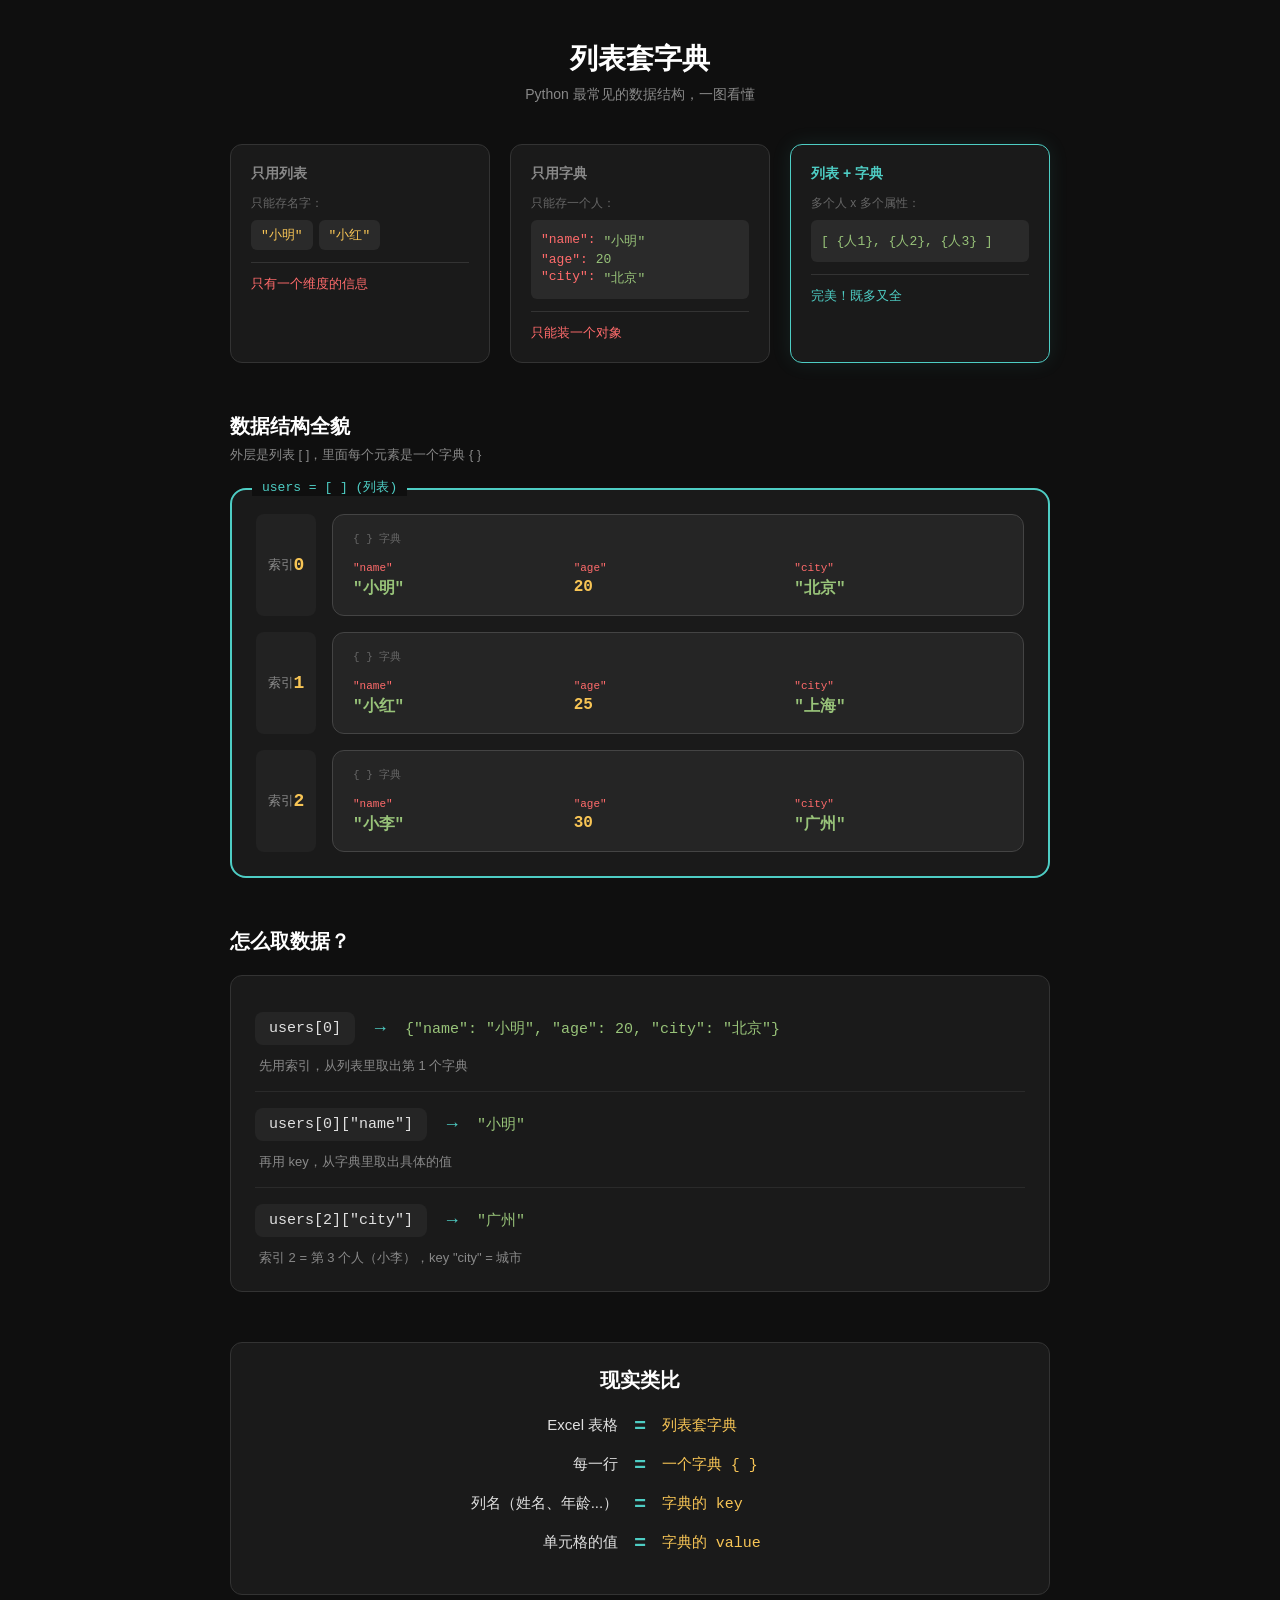
<file: python-basics/list-dict-visual.html>
<!DOCTYPE html>
<html lang="zh-CN">
<head>
<meta charset="UTF-8">
<meta name="viewport" content="width=device-width, initial-scale=1.0">
<title>列表套字典 - 数据结构可视化</title>
<style>
  * { margin: 0; padding: 0; box-sizing: border-box; }
  body {
    font-family: -apple-system, "Noto Sans SC", sans-serif;
    background: #0f0f0f;
    color: #e0e0e0;
    padding: 40px 20px;
    display: flex;
    flex-direction: column;
    align-items: center;
  }
  h1 {
    font-size: 28px;
    margin-bottom: 8px;
    color: #fff;
  }
  .subtitle {
    font-size: 14px;
    color: #888;
    margin-bottom: 40px;
  }

  /* 整体容器 */
  .container {
    max-width: 820px;
    width: 100%;
  }

  /* 对比区域 */
  .compare {
    display: grid;
    grid-template-columns: 1fr 1fr 1fr;
    gap: 20px;
    margin-bottom: 50px;
  }
  .compare-card {
    background: #1a1a1a;
    border-radius: 12px;
    padding: 20px;
    border: 1px solid #333;
  }
  .compare-card.highlight {
    border-color: #4ecdc4;
    box-shadow: 0 0 20px rgba(78, 205, 196, 0.1);
  }
  .compare-card h3 {
    font-size: 14px;
    color: #888;
    margin-bottom: 12px;
  }
  .compare-card.highlight h3 {
    color: #4ecdc4;
  }
  .compare-card .label {
    font-size: 12px;
    color: #666;
    margin-bottom: 4px;
  }
  .compare-card .verdict {
    font-size: 13px;
    margin-top: 12px;
    padding-top: 12px;
    border-top: 1px solid #333;
  }
  .verdict .good { color: #4ecdc4; }
  .verdict .bad { color: #ff6b6b; }

  /* 小列表可视化 */
  .mini-list {
    display: flex;
    gap: 6px;
    margin: 8px 0;
  }
  .mini-item {
    background: #2a2a2a;
    border-radius: 6px;
    padding: 6px 10px;
    font-size: 13px;
    font-family: monospace;
    color: #f8c555;
  }

  /* 小字典可视化 */
  .mini-dict {
    background: #2a2a2a;
    border-radius: 6px;
    padding: 10px;
    margin: 8px 0;
    font-size: 13px;
    font-family: monospace;
  }
  .mini-dict .kv {
    display: flex;
    gap: 8px;
    margin: 2px 0;
  }
  .mini-dict .k { color: #ff6b6b; }
  .mini-dict .v { color: #98c379; }

  /* 主图：列表套字典 */
  .main-visual {
    margin-bottom: 50px;
  }
  .main-visual h2 {
    font-size: 20px;
    margin-bottom: 6px;
    color: #fff;
  }
  .main-visual .desc {
    font-size: 13px;
    color: #888;
    margin-bottom: 24px;
  }

  /* 列表外框 */
  .list-box {
    background: #1a1a1a;
    border: 2px solid #4ecdc4;
    border-radius: 16px;
    padding: 24px;
    position: relative;
  }
  .list-box::before {
    content: "users = [ ]  (列表)";
    position: absolute;
    top: -12px;
    left: 20px;
    background: #0f0f0f;
    padding: 0 10px;
    font-size: 13px;
    color: #4ecdc4;
    font-family: monospace;
  }

  /* 字典卡片 */
  .dict-cards {
    display: flex;
    flex-direction: column;
    gap: 16px;
  }
  .dict-card {
    display: flex;
    align-items: stretch;
    gap: 16px;
  }
  .dict-index {
    display: flex;
    align-items: center;
    justify-content: center;
    width: 60px;
    flex-shrink: 0;
    font-family: monospace;
    font-size: 13px;
    color: #888;
    background: #222;
    border-radius: 8px;
  }
  .dict-index span {
    color: #f8c555;
    font-size: 18px;
    font-weight: bold;
  }
  .dict-body {
    flex: 1;
    background: #252525;
    border: 1px solid #444;
    border-radius: 12px;
    padding: 16px 20px;
    display: grid;
    grid-template-columns: repeat(3, 1fr);
    gap: 12px;
  }
  .dict-body::before {
    content: "{ }  字典";
    grid-column: 1 / -1;
    font-size: 11px;
    color: #666;
    font-family: monospace;
    margin-bottom: 4px;
  }
  .field {
    display: flex;
    flex-direction: column;
    gap: 4px;
  }
  .field .key {
    font-size: 11px;
    color: #ff6b6b;
    font-family: monospace;
  }
  .field .value {
    font-size: 16px;
    font-weight: 600;
    font-family: monospace;
  }
  .field .value.str { color: #98c379; }
  .field .value.num { color: #f8c555; }

  /* 访问方式 */
  .access-section {
    margin-bottom: 50px;
  }
  .access-section h2 {
    font-size: 20px;
    margin-bottom: 20px;
    color: #fff;
  }
  .access-demo {
    background: #1a1a1a;
    border-radius: 12px;
    padding: 24px;
    border: 1px solid #333;
  }
  .access-step {
    display: flex;
    align-items: center;
    gap: 16px;
    margin: 12px 0;
    flex-wrap: wrap;
  }
  .access-code {
    font-family: monospace;
    font-size: 15px;
    background: #252525;
    padding: 8px 14px;
    border-radius: 8px;
    color: #e0e0e0;
    white-space: nowrap;
  }
  .access-arrow {
    color: #4ecdc4;
    font-size: 18px;
  }
  .access-result {
    font-family: monospace;
    font-size: 15px;
    color: #98c379;
  }
  .access-explain {
    font-size: 13px;
    color: #888;
    width: 100%;
    margin-top: 4px;
    padding-left: 4px;
  }
  .access-divider {
    border: none;
    border-top: 1px solid #2a2a2a;
    margin: 16px 0;
  }

  /* 类比 */
  .analogy {
    background: #1a1a1a;
    border-radius: 12px;
    padding: 24px;
    border: 1px solid #333;
    text-align: center;
  }
  .analogy h2 {
    font-size: 20px;
    margin-bottom: 20px;
    color: #fff;
  }
  .analogy-row {
    display: grid;
    grid-template-columns: 1fr auto 1fr;
    align-items: center;
    gap: 16px;
    margin: 16px 0;
  }
  .analogy-left {
    text-align: right;
    font-size: 15px;
  }
  .analogy-eq {
    color: #4ecdc4;
    font-size: 20px;
    font-weight: bold;
  }
  .analogy-right {
    text-align: left;
    font-size: 15px;
    font-family: monospace;
    color: #f8c555;
  }

  @media (max-width: 600px) {
    .compare { grid-template-columns: 1fr; }
    .dict-body { grid-template-columns: 1fr; }
    .analogy-row { grid-template-columns: 1fr; gap: 4px; }
    .analogy-left, .analogy-right { text-align: center; }
  }
</style>
</head>
<body>

<h1>列表套字典</h1>
<p class="subtitle">Python 最常见的数据结构，一图看懂</p>

<div class="container">

<!-- 第一部分：三种方式对比 -->
<div class="compare">
  <div class="compare-card">
    <h3>只用列表</h3>
    <div class="label">只能存名字：</div>
    <div class="mini-list">
      <div class="mini-item">"小明"</div>
      <div class="mini-item">"小红"</div>
    </div>
    <div class="verdict"><span class="bad">只有一个维度的信息</span></div>
  </div>

  <div class="compare-card">
    <h3>只用字典</h3>
    <div class="label">只能存一个人：</div>
    <div class="mini-dict">
      <div class="kv"><span class="k">"name":</span> <span class="v">"小明"</span></div>
      <div class="kv"><span class="k">"age":</span> <span class="v">20</span></div>
      <div class="kv"><span class="k">"city":</span> <span class="v">"北京"</span></div>
    </div>
    <div class="verdict"><span class="bad">只能装一个对象</span></div>
  </div>

  <div class="compare-card highlight">
    <h3>列表 + 字典</h3>
    <div class="label">多个人 x 多个属性：</div>
    <div class="mini-dict">
      <div class="kv"><span class="v">[ {人1}, {人2}, {人3} ]</span></div>
    </div>
    <div class="verdict"><span class="good">完美！既多又全</span></div>
  </div>
</div>

<!-- 第二部分：主图 -->
<div class="main-visual">
  <h2>数据结构全貌</h2>
  <p class="desc">外层是列表 [ ]，里面每个元素是一个字典 { }</p>

  <div class="list-box">
    <div class="dict-cards">

      <div class="dict-card">
        <div class="dict-index">索引<br><span>0</span></div>
        <div class="dict-body">
          <div class="field"><div class="key">"name"</div><div class="value str">"小明"</div></div>
          <div class="field"><div class="key">"age"</div><div class="value num">20</div></div>
          <div class="field"><div class="key">"city"</div><div class="value str">"北京"</div></div>
        </div>
      </div>

      <div class="dict-card">
        <div class="dict-index">索引<br><span>1</span></div>
        <div class="dict-body">
          <div class="field"><div class="key">"name"</div><div class="value str">"小红"</div></div>
          <div class="field"><div class="key">"age"</div><div class="value num">25</div></div>
          <div class="field"><div class="key">"city"</div><div class="value str">"上海"</div></div>
        </div>
      </div>

      <div class="dict-card">
        <div class="dict-index">索引<br><span>2</span></div>
        <div class="dict-body">
          <div class="field"><div class="key">"name"</div><div class="value str">"小李"</div></div>
          <div class="field"><div class="key">"age"</div><div class="value num">30</div></div>
          <div class="field"><div class="key">"city"</div><div class="value str">"广州"</div></div>
        </div>
      </div>

    </div>
  </div>
</div>

<!-- 第三部分：怎么访问 -->
<div class="access-section">
  <h2>怎么取数据？</h2>
  <div class="access-demo">

    <div class="access-step">
      <div class="access-code">users[0]</div>
      <div class="access-arrow">&rarr;</div>
      <div class="access-result">{"name": "小明", "age": 20, "city": "北京"}</div>
    </div>
    <div class="access-explain">先用索引，从列表里取出第 1 个字典</div>

    <hr class="access-divider">

    <div class="access-step">
      <div class="access-code">users[0]["name"]</div>
      <div class="access-arrow">&rarr;</div>
      <div class="access-result">"小明"</div>
    </div>
    <div class="access-explain">再用 key，从字典里取出具体的值</div>

    <hr class="access-divider">

    <div class="access-step">
      <div class="access-code">users[2]["city"]</div>
      <div class="access-arrow">&rarr;</div>
      <div class="access-result">"广州"</div>
    </div>
    <div class="access-explain">索引 2 = 第 3 个人（小李），key "city" = 城市</div>

  </div>
</div>

<!-- 第四部分：现实类比 -->
<div class="analogy">
  <h2>现实类比</h2>
  <div class="analogy-row">
    <div class="analogy-left">Excel 表格</div>
    <div class="analogy-eq">=</div>
    <div class="analogy-right">列表套字典</div>
  </div>
  <div class="analogy-row">
    <div class="analogy-left">每一行</div>
    <div class="analogy-eq">=</div>
    <div class="analogy-right">一个字典 { }</div>
  </div>
  <div class="analogy-row">
    <div class="analogy-left">列名（姓名、年龄...）</div>
    <div class="analogy-eq">=</div>
    <div class="analogy-right">字典的 key</div>
  </div>
  <div class="analogy-row">
    <div class="analogy-left">单元格的值</div>
    <div class="analogy-eq">=</div>
    <div class="analogy-right">字典的 value</div>
  </div>
</div>

</div>
</body>
</html>
</file>
<file: python-basics/styles.css>
@import url('https://fonts.googleapis.com/css2?family=Noto+Serif+SC:wght@400;600;700&family=JetBrains+Mono:wght@400;500&display=swap');

:root {
  --paper: #faf6f0;
  --paper-dark: #f0e9de;
  --paper-darker: #e6ddd0;
  --card: #fffdf9;
  --ink: #2c2416;
  --ink-light: #5c4f3a;
  --ink-lighter: #8a7d6b;
  --accent: #c4652e;
  --accent-light: #e8a87c;
  --accent-bg: #fdf0e6;
  --green: #4a7c59;
  --green-bg: #ecf4ee;
  --blue: #3d6b8e;
  --blue-bg: #e8f0f6;
  --purple: #6b5278;
  --purple-bg: #f0eaf4;
  --red: #a8453e;
  --red-bg: #fceae8;
  --code-bg: #fefcf8;
  --code-border: #e6ddd0;
  --shadow: 0 1px 3px rgba(44,36,22,0.06);
  --shadow-hover: 0 4px 12px rgba(44,36,22,0.1);
}

* { margin: 0; padding: 0; box-sizing: border-box; }

body {
  font-family: "Noto Serif SC", "PingFang SC", Georgia, serif;
  background: var(--paper);
  color: var(--ink);
  line-height: 1.8;
  -webkit-font-smoothing: antialiased;
}

/* === Navigation === */
.topnav {
  max-width: 900px;
  margin: 0 auto;
  padding: 16px 24px;
  display: flex;
  justify-content: space-between;
  align-items: center;
  font-size: 14px;
}
.topnav a {
  color: var(--ink-lighter);
  text-decoration: none;
  transition: color 0.2s;
}
.topnav a:hover { color: var(--accent); }
.nav-center {
  color: var(--ink-lighter);
  font-size: 13px;
  text-decoration: none;
  transition: color 0.2s;
}
.nav-center:hover { color: var(--accent); }

/* === Header === */
.lesson-header {
  max-width: 900px;
  margin: 0 auto;
  padding: 20px 24px 30px;
}
.lesson-number {
  display: inline-block;
  font-family: "JetBrains Mono", monospace;
  font-size: 13px;
  color: var(--accent);
  background: var(--accent-bg);
  padding: 3px 12px;
  border-radius: 4px;
  margin-bottom: 10px;
}
.lesson-header h1 {
  font-size: 1.8em;
  font-weight: 700;
  line-height: 1.4;
  margin-bottom: 6px;
}
.lesson-header .desc {
  color: var(--ink-light);
  font-size: 15px;
}

/* === Column Headers === */
.col-headers {
  max-width: 900px;
  margin: 0 auto;
  display: flex;
  border-bottom: 2px solid var(--paper-darker);
  position: sticky;
  top: 0;
  background: var(--paper);
  z-index: 10;
}
.col-header {
  flex: 1;
  padding: 10px 24px;
  font-size: 12px;
  color: var(--ink-lighter);
  letter-spacing: 1px;
  text-transform: uppercase;
}
.col-header:first-child {
  border-right: 1px solid var(--paper-darker);
}

/* === Line pairs === */
.lines {
  max-width: 900px;
  margin: 0 auto;
}

.line-pair {
  display: flex;
  min-height: 38px;
  border-bottom: 1px solid transparent;
  transition: background 0.12s;
}
.line-pair:hover {
  background: var(--paper-dark);
}
.line-pair.active {
  background: var(--accent-bg);
}

.code-side, .explain-side {
  flex: 1;
  padding: 6px 20px;
  display: flex;
  align-items: flex-start;
  min-height: 36px;
}
.code-side {
  border-right: 1px solid var(--paper-darker);
  font-family: "JetBrains Mono", monospace;
  font-size: 13px;
  line-height: 1.8;
}
.explain-side {
  font-size: 13px;
  line-height: 1.8;
}

.line-num {
  color: var(--paper-darker);
  width: 24px;
  text-align: right;
  margin-right: 16px;
  font-family: "JetBrains Mono", monospace;
  font-size: 11px;
  flex-shrink: 0;
  padding-top: 2px;
  user-select: none;
}
.line-code { flex: 1; white-space: pre; }
.line-explain { flex: 1; }

/* Syntax coloring (warm tones) */
.kw { color: var(--purple); font-weight: 500; }   /* keyword */
.fn { color: var(--blue); }                        /* function */
.st { color: var(--green); }                       /* string */
.nm { color: var(--accent); }                      /* number */
.cm { color: var(--ink-lighter); font-style: italic; } /* comment */
.op { color: var(--red); }                         /* operator */
.vr { color: var(--ink); }                         /* variable */
.pa { color: #9a6b28; }                            /* parameter */
.bi { color: var(--blue); }                        /* built-in */
.bl { color: var(--accent); }                      /* boolean/None */

/* Explanation annotations */
.tag {
  display: inline-block;
  font-size: 11px;
  padding: 0 6px;
  border-radius: 3px;
  font-family: "JetBrains Mono", monospace;
  line-height: 1.8;
  margin: 0 2px;
  vertical-align: baseline;
}
.tag-kw { background: var(--purple-bg); color: var(--purple); }   /* 关键字 */
.tag-fn { background: var(--blue-bg); color: var(--blue); }       /* 函数 */
.tag-vr { background: var(--paper-dark); color: var(--ink-light); } /* 变量 */
.tag-st { background: var(--green-bg); color: var(--green); }     /* 字符串 */
.tag-pa { background: #fdf5e6; color: #9a6b28; }                  /* 参数 */
.tag-op { background: var(--red-bg); color: var(--red); }         /* 运算符 */
.tag-nm { background: var(--accent-bg); color: var(--accent); }   /* 数字 */
.tag-bi { background: var(--blue-bg); color: var(--blue); }       /* 内置函数 */

.arrow { color: var(--paper-darker); margin: 0 4px; }
.note { color: var(--ink-lighter); font-size: 12px; }
.highlight { color: var(--accent); font-weight: 600; }

/* Section divider */
.section-row {
  display: flex;
  min-height: 32px;
  background: var(--paper-dark);
  border-top: 1px solid var(--paper-darker);
  border-bottom: 1px solid var(--paper-darker);
}
.section-row .code-side,
.section-row .explain-side {
  min-height: 32px;
  align-items: center;
}
.section-label {
  color: var(--ink-lighter);
  font-size: 12px;
  letter-spacing: 0.5px;
}

/* === Legend === */
.legend {
  max-width: 900px;
  margin: 0 auto;
  display: flex;
  gap: 12px;
  padding: 12px 24px;
  border-bottom: 1px solid var(--paper-darker);
  font-size: 12px;
  flex-wrap: wrap;
}
.legend-item {
  display: flex;
  align-items: center;
  gap: 5px;
  color: var(--ink-lighter);
  cursor: pointer;
  padding: 3px 6px;
  border-radius: 4px;
  transition: all 0.2s;
  user-select: none;
}
.legend-item:hover {
  background: var(--paper-dark);
}
.legend-item.active {
  background: var(--paper-darker);
  color: var(--ink);
  font-weight: 500;
}

/* Dim non-matching tokens when a legend filter is active */
.lines.filter-active .kw,
.lines.filter-active .fn,
.lines.filter-active .st,
.lines.filter-active .nm,
.lines.filter-active .cm,
.lines.filter-active .op,
.lines.filter-active .vr,
.lines.filter-active .pa,
.lines.filter-active .bi,
.lines.filter-active .bl,
.lines.filter-active .tag {
  opacity: 0.15;
  transition: opacity 0.2s;
}
/* Keep matching tokens bright */
.lines.filter-kw .kw, .lines.filter-kw .tag-kw,
.lines.filter-fn .fn, .lines.filter-fn .tag-fn, .lines.filter-fn .bi, .lines.filter-fn .tag-bi,
.lines.filter-st .st, .lines.filter-st .tag-st,
.lines.filter-nm .nm, .lines.filter-nm .tag-nm, .lines.filter-nm .bl,
.lines.filter-pa .pa, .lines.filter-pa .tag-pa,
.lines.filter-vr .vr, .lines.filter-vr .tag-vr,
.lines.filter-op .op, .lines.filter-op .tag-op,
.lines.filter-cm .cm {
  opacity: 1 !important;
  text-shadow: 0 0 6px rgba(196,101,46,0.15);
}
.legend-dot {
  width: 10px; height: 10px;
  border-radius: 3px;
}
.legend-hint {
  font-size: 11px;
  color: var(--ink-lighter);
  margin-right: 8px;
  font-style: italic;
  opacity: 0.7;
}

/* === Summary === */
.summary {
  max-width: 900px;
  margin: 0 auto;
  padding: 32px 24px;
  border-top: 2px solid var(--paper-darker);
}
.summary h2 {
  font-size: 16px;
  margin-bottom: 16px;
  color: var(--ink);
}
.summary-grid {
  display: grid;
  grid-template-columns: repeat(auto-fill, minmax(200px, 1fr));
  gap: 12px;
}
.summary-card {
  background: var(--card);
  border: 1px solid var(--paper-darker);
  border-radius: 10px;
  padding: 16px;
  box-shadow: var(--shadow);
}
.summary-card .card-title {
  font-family: "JetBrains Mono", monospace;
  font-size: 14px;
  color: var(--accent);
  margin-bottom: 4px;
}
.summary-card .card-desc {
  font-size: 13px;
  color: var(--ink-light);
}

/* === Bottom nav === */
.bottomnav {
  max-width: 900px;
  margin: 0 auto;
  padding: 24px;
  display: flex;
  justify-content: space-between;
  border-top: 1px solid var(--paper-darker);
}
.bottomnav a {
  display: inline-flex;
  align-items: center;
  gap: 6px;
  color: var(--ink-light);
  text-decoration: none;
  font-size: 14px;
  padding: 8px 16px;
  border: 1px solid var(--paper-darker);
  border-radius: 8px;
  transition: all 0.2s;
  background: var(--card);
}
.bottomnav a:hover {
  border-color: var(--accent);
  color: var(--accent);
}

/* === Tooltip === */
.tip-bar {
  max-width: 900px;
  margin: 0 auto;
  background: var(--card);
  border-top: 1px solid var(--paper-darker);
  padding: 10px 24px;
  font-size: 13px;
  color: var(--ink-light);
  min-height: 44px;
  display: flex;
  align-items: center;
  gap: 8px;
  position: sticky;
  bottom: 0;
}
.tip-icon { font-size: 14px; }

@media (max-width: 640px) {
  .lesson-header h1 { font-size: 1.4em; }
  .code-side, .explain-side { padding: 4px 12px; font-size: 12px; }
  .tag { font-size: 10px; }
  .legend { display: none; }
}
</style>
</file>
